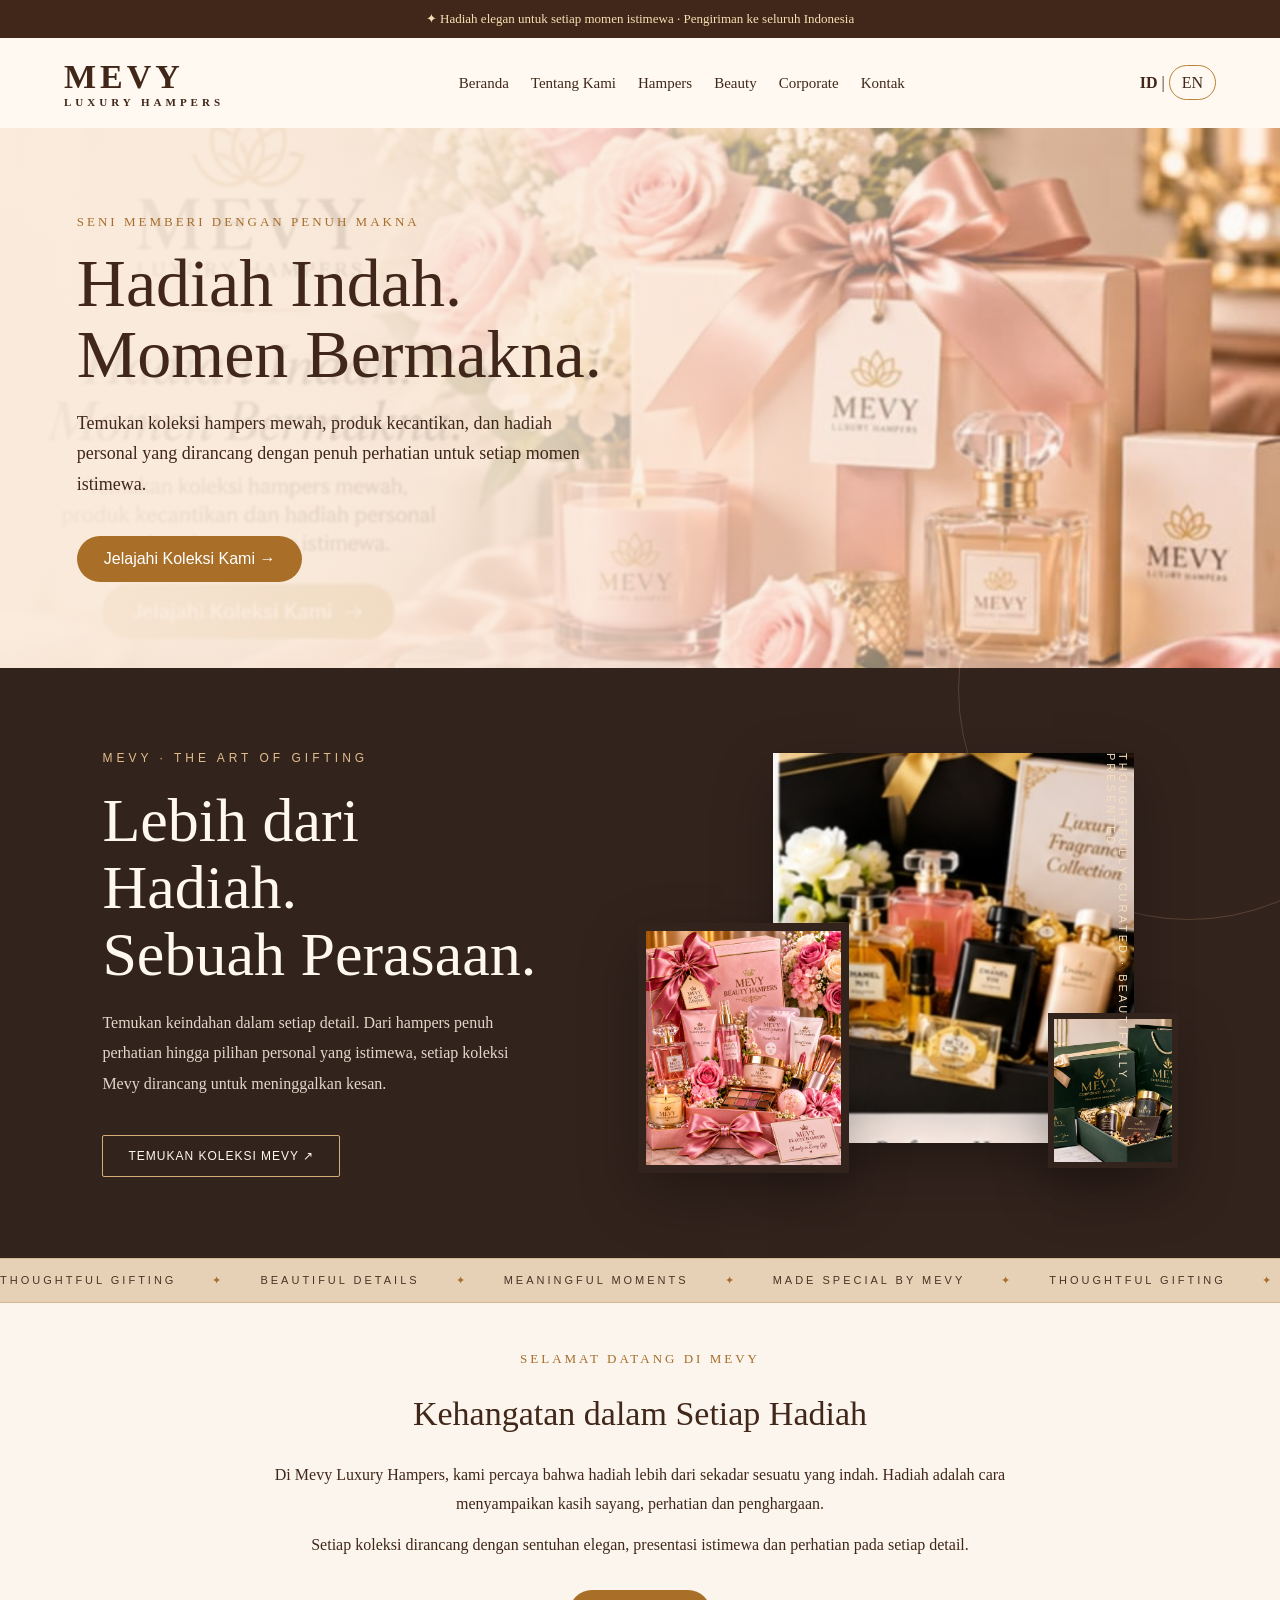
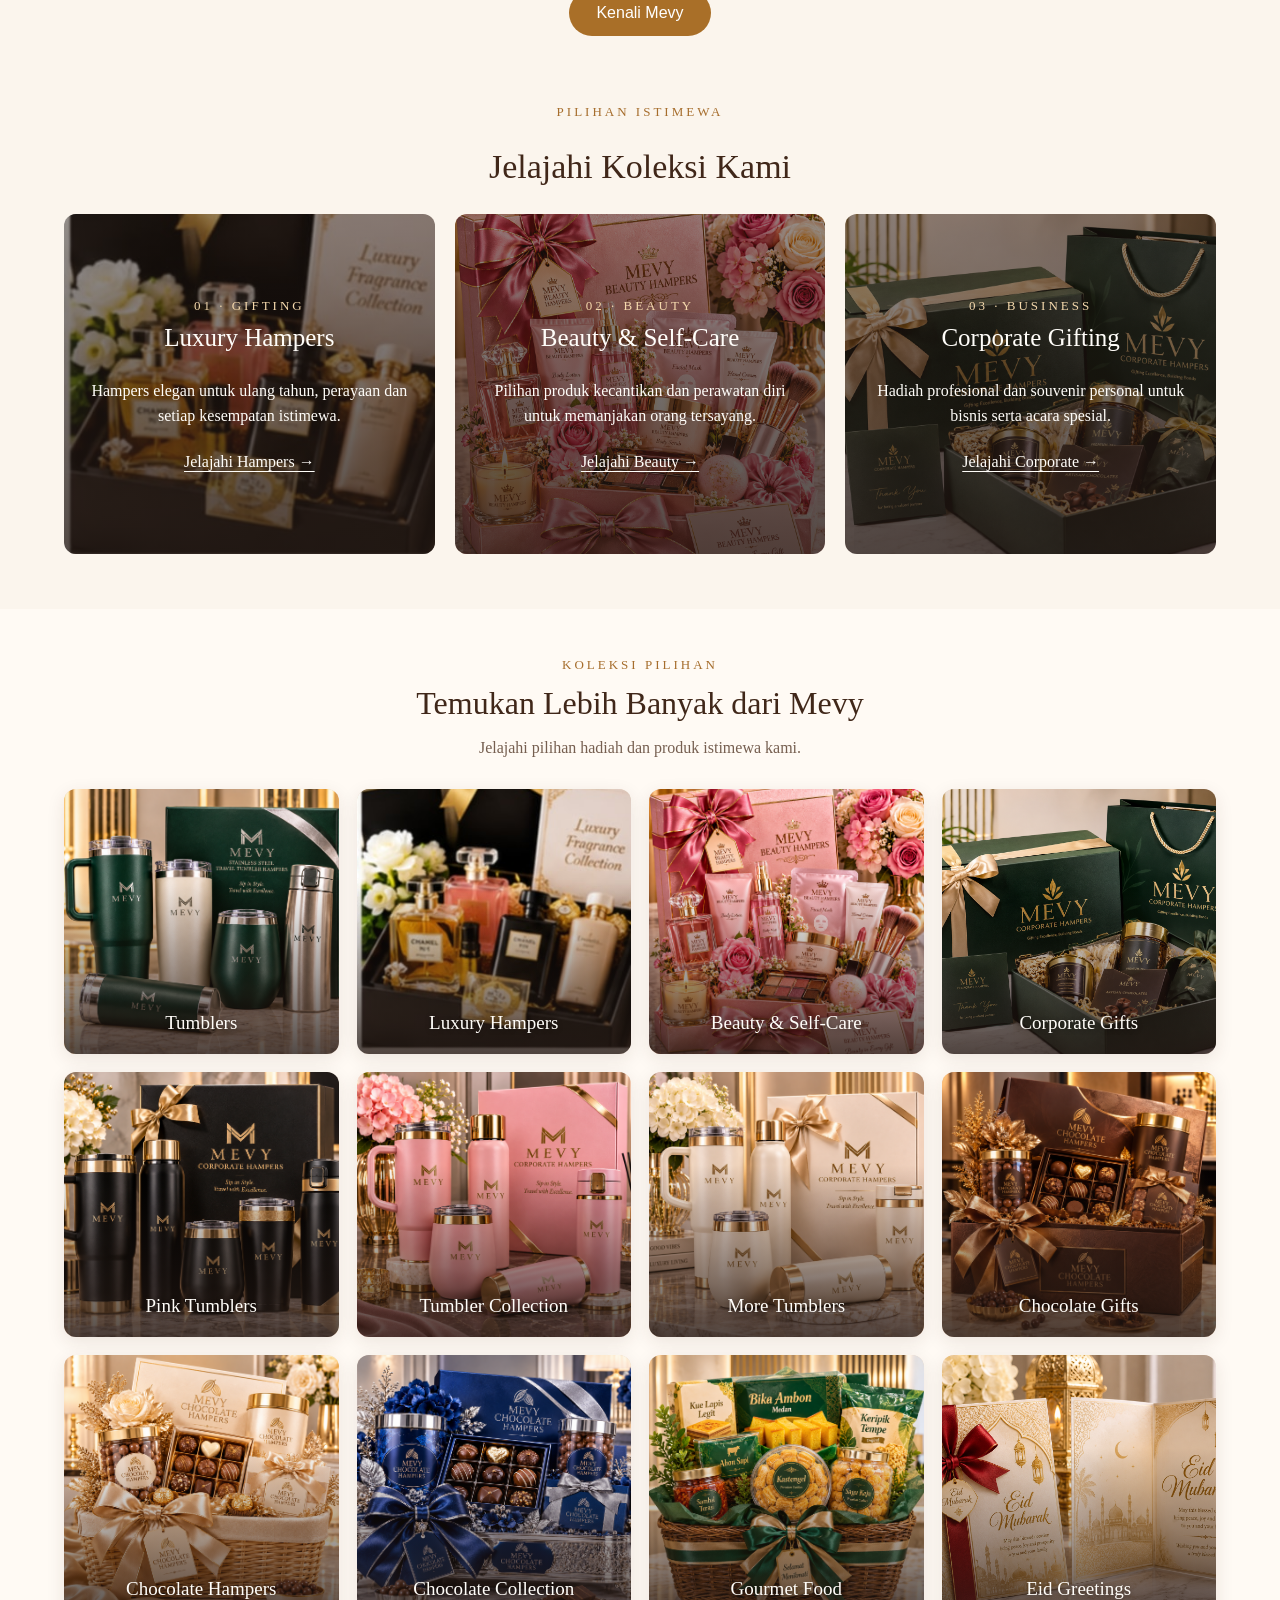
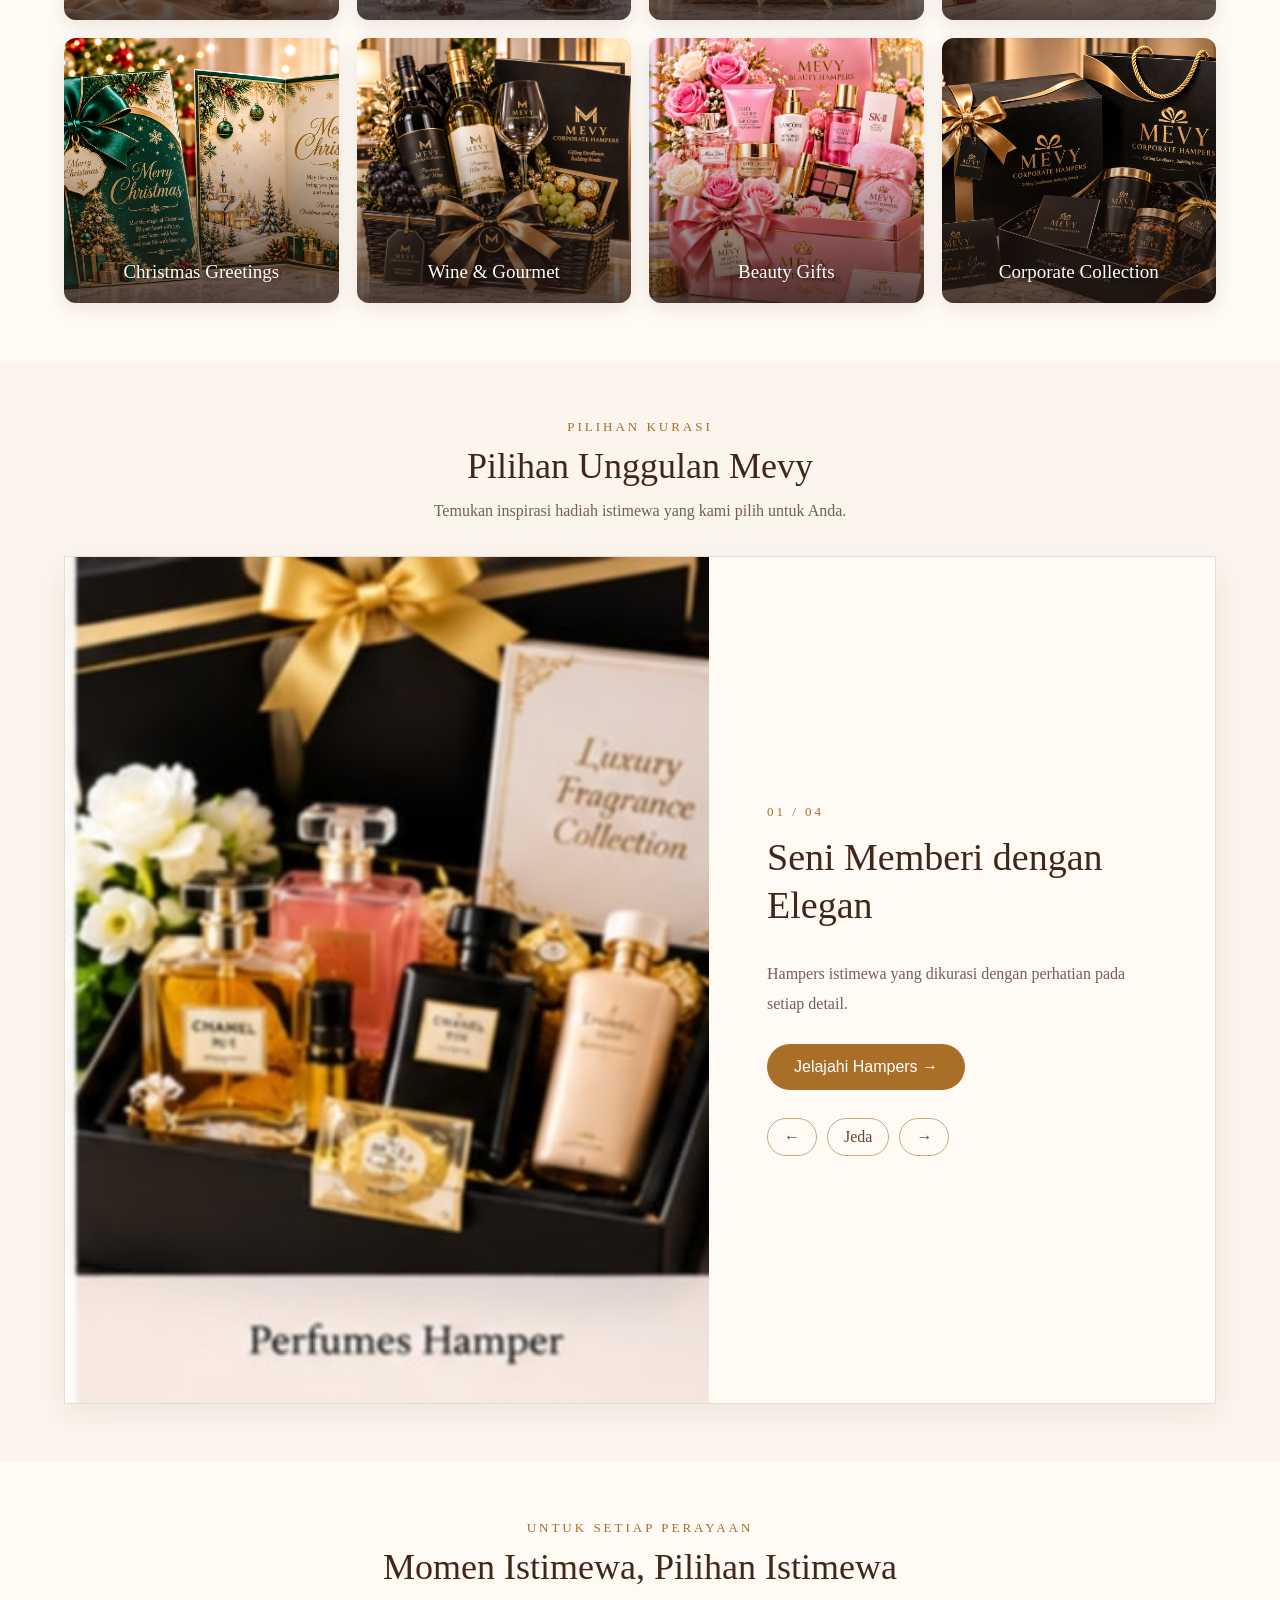
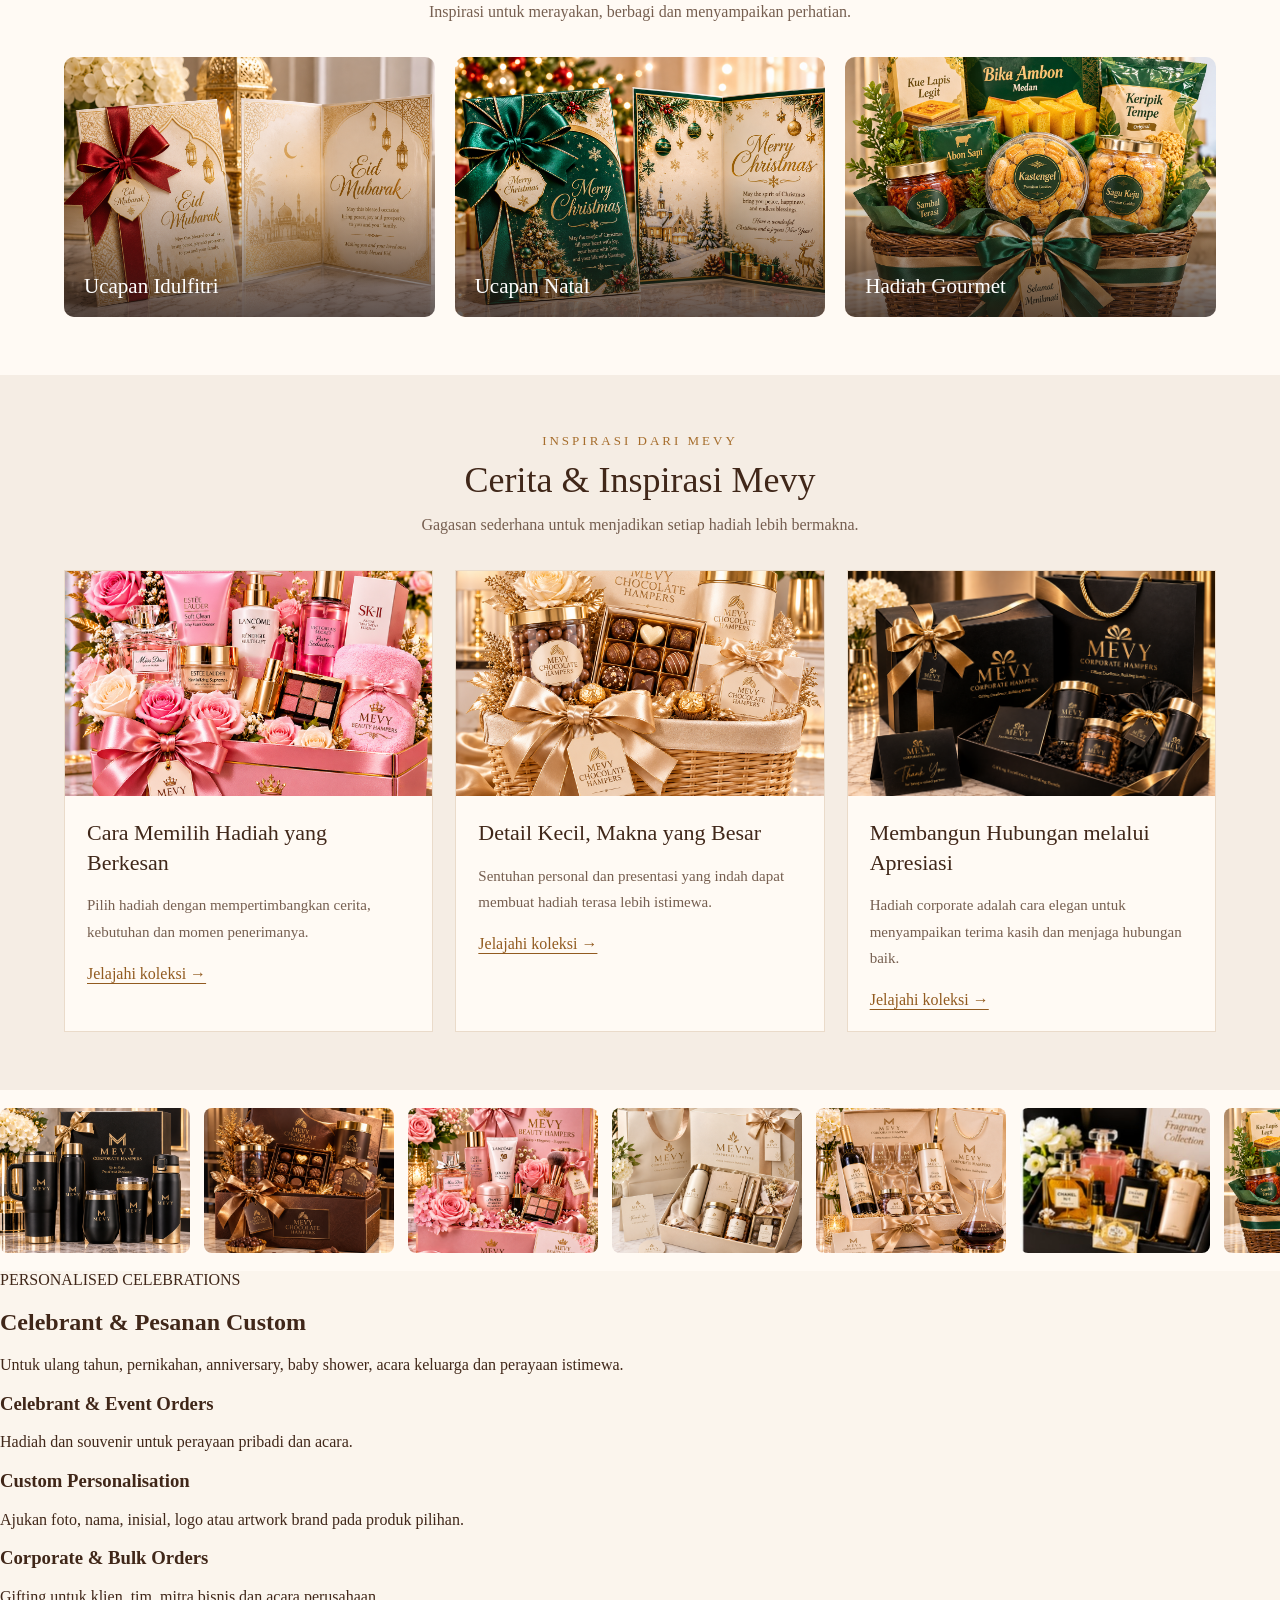
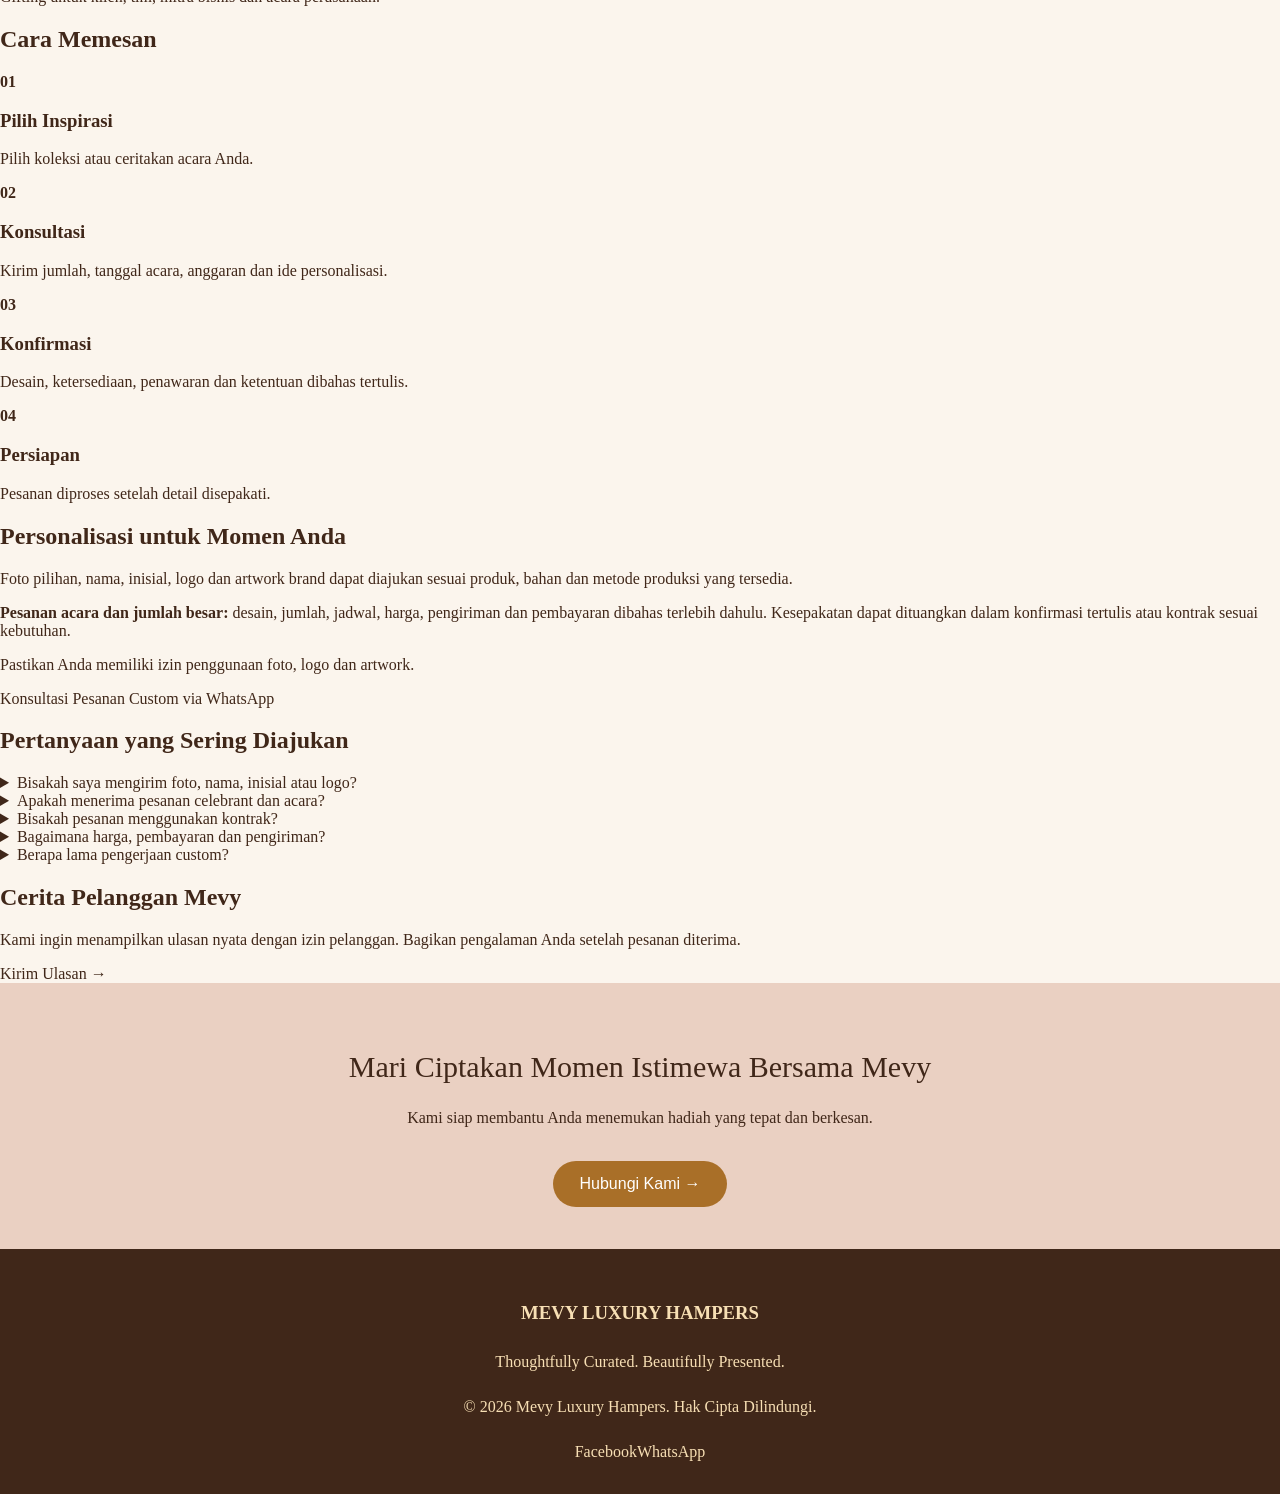
<file: index.html>
<!DOCTYPE html>
<html lang="id">
<head>
<meta charset="UTF-8">
<meta name="viewport" content="width=device-width, initial-scale=1.0">
<title>Mevy Luxury Hampers | Hadiah Indah, Momen Bermakna</title>
<meta name="description" content="Temukan hampers mewah, hadiah kecantikan dan koleksi hadiah personal dari Mevy Luxury Hampers.">

<style>
* { box-sizing: border-box; }

body {
  margin: 0;
  background: #fbf5ed;
  color: #402719;
  font-family: Georgia, serif;
}

a { color: inherit; text-decoration: none; }

.announcement {
  background: #402719;
  color: #f7dfb4;
  text-align: center;
  padding: 11px;
  font-size: 13px;
}

.main-nav {
  display: flex;
  align-items: center;
  justify-content: space-between;
  flex-wrap: wrap;
  gap: 18px;
  padding: 20px 5%;
  background: #fff9f1;
}

.brand {
  font-size: 34px;
  letter-spacing: 4px;
  font-weight: bold;
}

.brand small {
  display: block;
  font-size: 11px;
  letter-spacing: 4px;
  text-align: center;
}

.nav-links {
  display: flex;
  flex-wrap: wrap;
  gap: 22px;
  font-size: 15px;
}

.language a {
  padding: 8px 12px;
  border: 1px solid #b98239;
  border-radius: 20px;
}

.hero {
  position: relative;
  min-height: 540px;
  display: flex;
  align-items: center;
  padding: 65px 6%;
  overflow: hidden;
  background: #ead8c5;
}

.hero-image {
  position: absolute;
  inset: 0;
  width: 100%;
  height: 100%;
  object-fit: cover;
  object-position: center;
}

.hero::after {
  content: "";
  position: absolute;
  inset: 0;
  background: linear-gradient(
    90deg,
    rgba(250,235,220,.97) 0%,
    rgba(250,235,220,.82) 43%,
    rgba(250,235,220,.12) 100%
  );
}

.hero-content {
  position: relative;
  z-index: 1;
  max-width: 540px;
}

.eyebrow {
  color: #a66d2c;
  letter-spacing: 3px;
  font-size: 13px;
  text-transform: uppercase;
}

.hero h1 {
  font-size: clamp(42px, 6vw, 68px);
  line-height: 1.04;
  margin: 18px 0;
  font-weight: normal;
}

.hero p {
  font-size: 18px;
  line-height: 1.7;
}

.button {
  display: inline-block;
  margin-top: 18px;
  padding: 14px 27px;
  background: #a96f28;
  color: white;
  border-radius: 30px;
  font-family: Arial, sans-serif;
}

.welcome {
  text-align: center;
  padding: 48px 8%;
}

.welcome h2, .collections h2 {
  font-size: 34px;
  font-weight: normal;
}

.welcome p {
  max-width: 760px;
  margin: 12px auto;
  line-height: 1.8;
}

.collections {
  padding: 20px 5% 55px;
  text-align: center;
}

.collection-grid {
  display: grid;
  grid-template-columns: repeat(3, 1fr);
  gap: 20px;
  margin-top: 28px;
}

.collection-card {
  background: #f1dfd1;
  border: 1px solid #e3cbb6;
  border-radius: 12px;
  padding: 35px 22px;
  min-height: 180px;
  display: flex;
  flex-direction: column;
  justify-content: center;
}

.collection-card h3 {
  font-size: 25px;
  font-weight: normal;
  margin: 10px 0;
}

.collection-card p { line-height: 1.6; }

.collection-card a {
  color: #925b20;
  text-decoration: underline;
}

.contact-banner {
  text-align: center;
  padding: 42px 6%;
  background: #ead0c2;
}

.contact-banner h2 {
  font-size: 30px;
  font-weight: normal;
}

footer {
  background: #402719;
  color: #f7dfb4;
  text-align: center;
  padding: 28px 15px;
  line-height: 1.8;
}

@media (max-width: 750px) {
  .main-nav {
    justify-content: center;
    text-align: center;
  }

  .nav-links {
    justify-content: center;
    gap: 14px;
  }

  .hero {
    min-height: 480px;
    padding: 40px 7%;
  }

  .hero h1 { font-size: 43px; }

  .collection-grid { grid-template-columns: 1fr; }

  .welcome h2, .collections h2 { font-size: 28px; }
}

/* Photo backgrounds for the three homepage collection cards */
.collection-card {
  position: relative;
  isolation: isolate;
  overflow: hidden;
  min-height: 340px;
  padding: 38px 24px;
  color: #fffdf9;
  border: 0;
  background-size: cover;
  background-position: center;
  background-repeat: no-repeat;
}
.collection-card:nth-child(1) {
  background-image: url("images/premium-hamper.jpg");
}
.collection-card:nth-child(2) {
  background-image: url("images/Beauty1.jpg");
}
.collection-card:nth-child(3) {
  background-image: url("images/Corporate1.jpg");
}
.collection-card::before {
  content: "";
  position: absolute;
  inset: 0;
  z-index: -1;
  background: linear-gradient(180deg, rgba(35,24,19,.48), rgba(35,24,19,.78));
}
.collection-card .eyebrow,
.collection-card h3,
.collection-card p,
.collection-card a {
  position: relative;
  color: #fffdf9;
}
.collection-card .eyebrow { color: #f5d9ad; }
.collection-card a {
  display: inline-block;
  align-self: center;
  margin-top: 8px;
  text-decoration: underline;
  text-underline-offset: 4px;
}
@media (max-width: 750px) {
  .collection-card { min-height: 280px; }
}


/* Product photo preview directly below the homepage collection cards */
.product-preview {
  padding: 48px 5% 58px;
  text-align: center;
  background: #fffaf4;
}
.product-preview h2 {
  margin: 12px 0;
  font-size: 32px;
  font-weight: normal;
}
.preview-intro {
  margin: 0 auto 28px;
  line-height: 1.7;
  color: #765f50;
}
.preview-grid {
  display: grid;
  grid-template-columns: repeat(4, minmax(0, 1fr));
  gap: 18px;
  max-width: 1250px;
  margin: 0 auto;
}
.preview-card {
  position: relative;
  display: block;
  min-width: 0;
  height: 265px;
  overflow: hidden;
  border-radius: 12px;
  background: #ead8c5;
  box-shadow: 0 5px 18px rgba(64,39,25,.10);
}
.preview-card img {
  width: 100%;
  height: 100%;
  display: block;
  object-fit: cover;
  transition: transform .35s ease;
}
.preview-card:hover img { transform: scale(1.05); }
.preview-card::after {
  content: "";
  position: absolute;
  inset: 35% 0 0;
  background: linear-gradient(transparent, rgba(35,24,19,.78));
}
.preview-card span {
  position: absolute;
  z-index: 1;
  left: 12px;
  right: 12px;
  bottom: 20px;
  color: #fffdf9;
  font-size: 19px;
  text-shadow: 0 1px 5px rgba(0,0,0,.35);
}
@media (max-width: 850px) {
  .preview-grid { grid-template-columns: repeat(2, minmax(0, 1fr)); }
}
@media (max-width: 480px) {
  .product-preview { padding: 38px 5% 45px; }
  .product-preview h2 { font-size: 26px; }
  .preview-card { height: 210px; }
  .preview-card span { font-size: 16px; }
}


/* Balanced luxury homepage additions */
.section-heading{text-align:center;max-width:760px;margin:0 auto 30px;padding:0 15px}
.section-heading h2{font-size:clamp(27px,3vw,36px);font-weight:normal;margin:10px 0}
.section-heading p{color:#765f50;line-height:1.8;margin:0}
.featured-section,.seasonal-section,.journal-section{padding:58px 5%;background:#fbf5ed}
.featured-panel{display:grid;grid-template-columns:1.12fr .88fr;max-width:1180px;min-height:390px;margin:auto;background:#fffaf4;border:1px solid #eadbca;box-shadow:0 10px 30px rgba(64,39,25,.07);overflow:hidden}
.featured-image-wrap{min-height:390px;background:#ead8c5}
.featured-image-wrap img{width:100%;height:100%;min-height:390px;display:block;object-fit:cover;transition:opacity .35s ease}
.featured-copy{display:flex;flex-direction:column;justify-content:center;align-items:flex-start;padding:clamp(25px,5vw,58px)}
.featured-copy h3{font-size:clamp(27px,3vw,38px);font-weight:normal;line-height:1.25;margin:14px 0}
.featured-copy p{line-height:1.85;color:#765f50}
.featured-copy .button{margin-top:10px}
.featured-controls{display:flex;align-items:center;gap:10px;margin-top:28px}
.featured-controls button{border:1px solid #c9a77e;background:transparent;color:#65452d;border-radius:24px;padding:9px 16px;cursor:pointer;font:inherit}
.featured-controls button:hover{background:#efe1d1}
.seasonal-section{background:#fffaf4}
.seasonal-grid{display:grid;grid-template-columns:repeat(3,minmax(0,1fr));gap:20px;max-width:1180px;margin:auto}
.seasonal-card{height:260px;position:relative;overflow:hidden;border-radius:10px;background:#ead8c5}
.seasonal-card img{width:100%;height:100%;display:block;object-fit:cover;transition:transform .5s ease}
.seasonal-card:hover img{transform:scale(1.045)}
.seasonal-card:after{content:"";position:absolute;inset:45% 0 0;background:linear-gradient(transparent,rgba(35,24,19,.72))}
.seasonal-card span{position:absolute;z-index:1;left:20px;bottom:18px;color:white;font-size:21px}
.journal-section{background:#f5ede4}
.journal-grid{display:grid;grid-template-columns:repeat(3,minmax(0,1fr));gap:22px;max-width:1180px;margin:auto}
.journal-card{background:#fffaf4;border:1px solid #eadbca}
.journal-card img{width:100%;height:225px;display:block;object-fit:cover}
.journal-copy{padding:22px}
.journal-copy h3{font-size:22px;font-weight:normal;line-height:1.35;margin:0 0 10px}
.journal-copy p{color:#765f50;line-height:1.75;font-size:15px}
.journal-link{display:inline-block;color:#925b20;text-decoration:underline;text-underline-offset:4px;margin-top:5px}
.moving-gallery{overflow:hidden;padding:18px 0;background:#fffaf4}
.moving-track{display:flex;width:max-content;gap:14px;animation:mevy-gallery-scroll 42s linear infinite}
.moving-track img{width:190px;height:145px;object-fit:cover;border-radius:8px;display:block}
.moving-gallery:hover .moving-track,.moving-gallery:focus-within .moving-track{animation-play-state:paused}
@keyframes mevy-gallery-scroll{from{transform:translateX(0)}to{transform:translateX(-50%)}}
@media(max-width:800px){.featured-panel{grid-template-columns:1fr}.featured-image-wrap,.featured-image-wrap img{min-height:300px;height:300px}.featured-copy{padding:30px}.seasonal-grid,.journal-grid{grid-template-columns:1fr 1fr}.seasonal-card{height:220px}}
@media(max-width:520px){.featured-section,.seasonal-section,.journal-section{padding:42px 5%}.seasonal-grid,.journal-grid{grid-template-columns:1fr}.seasonal-card{height:240px}.journal-card img{height:210px}.moving-track img{width:155px;height:120px}}
@media(prefers-reduced-motion:reduce){.moving-track{animation:none}.seasonal-card img{transition:none}}


/* Upper homepage editorial motion showcase — distinct from the lower carousel */
.upper-showcase{position:relative;display:grid;grid-template-columns:.92fr 1.08fr;align-items:center;gap:clamp(30px,6vw,82px);min-height:590px;padding:78px 8%;overflow:hidden;background:#33231d;color:#fff8ef}
.upper-showcase:before{content:"";position:absolute;width:460px;height:460px;border:1px solid rgba(230,190,135,.2);border-radius:50%;right:-140px;top:-210px;pointer-events:none}
.upper-copy{position:relative;z-index:2;max-width:490px;animation:upper-copy-in .9s both}
.upper-kicker{color:#e2bd8b;font:12px/1.5 Arial,sans-serif;letter-spacing:4px;text-transform:uppercase}
.upper-copy h2{font-size:clamp(36px,5vw,62px);font-weight:normal;line-height:1.08;margin:20px 0}
.upper-copy p{color:#e4d6c9;line-height:1.9;font-size:16px;max-width:440px}
.upper-copy a{display:inline-block;margin-top:20px;padding:13px 25px;border:1px solid #d5ad77;border-radius:2px;color:#fff8ef;letter-spacing:1px;font:12px Arial,sans-serif;text-transform:uppercase;transition:background .3s,color .3s}
.upper-copy a:hover{background:#d5ad77;color:#33231d}
.upper-art{position:relative;min-height:420px;max-width:660px;width:100%;justify-self:end}
.upper-photo{position:absolute;display:block;overflow:hidden;box-shadow:0 22px 55px rgba(0,0,0,.3);background:#6b5140}
.upper-photo img{display:block;width:100%;height:100%;object-fit:cover}
.upper-photo-main{width:67%;height:390px;right:8%;top:0;animation:upper-main-drift 8s ease-in-out infinite alternate}
.upper-photo-side{width:39%;height:250px;left:0;bottom:0;border:8px solid #33231d;animation:upper-side-drift 7s ease-in-out infinite alternate}
.upper-photo-detail{width:24%;height:155px;right:0;bottom:5px;border:6px solid #33231d;animation:upper-detail-float 6s ease-in-out infinite}
.upper-caption{position:absolute;right:9%;bottom:25px;z-index:2;color:#f5dfc1;font:11px Arial,sans-serif;letter-spacing:3px;text-transform:uppercase;writing-mode:vertical-rl}
.upper-marquee{overflow:hidden;padding:15px 0;background:#e7d1b6;color:#493326;border-top:1px solid #d3b894;border-bottom:1px solid #d3b894}
.upper-marquee-track{display:flex;width:max-content;gap:36px;white-space:nowrap;animation:upper-marquee-run 32s linear infinite;font:11px Arial,sans-serif;letter-spacing:3px;text-transform:uppercase}
.upper-marquee-track span:after{content:"✦";margin-left:36px;color:#a66d2c}
@keyframes upper-copy-in{from{opacity:0;transform:translateY(28px)}to{opacity:1;transform:translateY(0)}}
@keyframes upper-main-drift{from{transform:translateY(0) rotate(1deg)}to{transform:translateY(-14px) rotate(-1deg)}}
@keyframes upper-side-drift{from{transform:translateY(0)}to{transform:translateY(12px)}}
@keyframes upper-detail-float{0%,100%{transform:translateY(0)}50%{transform:translateY(-13px)}}
@keyframes upper-marquee-run{from{transform:translateX(0)}to{transform:translateX(-50%)}}
@media(max-width:800px){.upper-showcase{grid-template-columns:1fr;gap:25px;padding:55px 7%}.upper-copy{max-width:650px}.upper-art{justify-self:center;min-height:360px}.upper-photo-main{height:320px}.upper-photo-side{height:205px}.upper-photo-detail{height:125px}.upper-caption{right:7%;bottom:20px}}
@media(max-width:480px){.upper-showcase{padding:44px 6% 35px}.upper-copy h2{font-size:39px}.upper-art{min-height:285px}.upper-photo-main{height:245px;width:70%;right:7%}.upper-photo-side{height:160px;width:43%;border-width:6px}.upper-photo-detail{height:95px;width:25%;border-width:5px}.upper-caption{font-size:9px;right:5%}.upper-marquee-track{font-size:10px;gap:25px}.upper-marquee-track span:after{margin-left:25px}}
@media(prefers-reduced-motion:reduce){.upper-copy,.upper-photo-main,.upper-photo-side,.upper-photo-detail,.upper-marquee-track{animation:none!important}}

</style>
</head>

<body>

<div class="announcement">
  ✦ Hadiah elegan untuk setiap momen istimewa · Pengiriman ke seluruh Indonesia
</div>

<header class="main-nav">
  <a href="index.html" class="brand">
    MEVY
    <small>LUXURY HAMPERS</small>
  </a>

  <nav class="nav-links">
    <a href="index.html">Beranda</a>
    <a href="about.html">Tentang Kami</a>
    <a href="hampers.html">Hampers</a>
    <a href="beauty.html">Beauty</a>
    <a href="corporate.html">Corporate</a>
    <a href="contact.html">Kontak</a>
  </nav>

  <div class="language">
    <strong>ID</strong> |
    <a href="en/index.html">EN</a>
  </div>
</header>

<main>
  <section class="hero">
    <img
      class="hero-image"
      src="images/hero-hamper.jpg"
      alt="Mevy Luxury Hampers"
    >

    <div class="hero-content">
      <div class="eyebrow">Seni Memberi dengan Penuh Makna</div>
      <h1>Hadiah Indah.<br>Momen Bermakna.</h1>
      <p>
        Temukan koleksi hampers mewah, produk kecantikan,
        dan hadiah personal yang dirancang dengan penuh
        perhatian untuk setiap momen istimewa.
      </p>
      <a href="hampers.html" class="button">Jelajahi Koleksi Kami →</a>
    </div>
  </section>


  <section class="upper-showcase" aria-label="Koleksi istimewa Mevy">
    <div class="upper-copy">
      <div class="upper-kicker">Mevy · The Art of Gifting</div>
      <h2>Lebih dari Hadiah.<br>Sebuah Perasaan.</h2>
      <p>Temukan keindahan dalam setiap detail. Dari hampers penuh perhatian hingga pilihan personal yang istimewa, setiap koleksi Mevy dirancang untuk meninggalkan kesan.</p>
      <a href="hampers.html">Temukan Koleksi Mevy ↗</a>
    </div>
    <div class="upper-art" aria-label="Pilihan hampers, beauty dan corporate Mevy">
      <div class="upper-photo upper-photo-main"><img src="images/premium-hamper.jpg" alt="Hampers mewah Mevy"></div>
      <div class="upper-photo upper-photo-side"><img src="images/Beauty1.jpg" alt="Koleksi beauty Mevy"></div>
      <div class="upper-photo upper-photo-detail"><img src="images/Corporate1.jpg" alt="Hadiah corporate Mevy"></div>
      <div class="upper-caption">Thoughtfully curated · Beautifully presented</div>
    </div>
  </section>
  <div class="upper-marquee" aria-hidden="true"><div class="upper-marquee-track"><span>Thoughtful gifting</span><span>Beautiful details</span><span>Meaningful moments</span><span>Made special by Mevy</span><span>Thoughtful gifting</span><span>Beautiful details</span><span>Meaningful moments</span><span>Made special by Mevy</span></div></div>

  <section class="welcome">
    <div class="eyebrow">Selamat Datang di Mevy</div>
    <h2>Kehangatan dalam Setiap Hadiah</h2>
    <p>
      Di Mevy Luxury Hampers, kami percaya bahwa hadiah lebih
      dari sekadar sesuatu yang indah. Hadiah adalah cara
      menyampaikan kasih sayang, perhatian dan penghargaan.
    </p>
    <p>
      Setiap koleksi dirancang dengan sentuhan elegan,
      presentasi istimewa dan perhatian pada setiap detail.
    </p>
    <a href="about.html" class="button">Kenali Mevy</a>
  </section>

  <section class="collections">
    <div class="eyebrow">Pilihan Istimewa</div>
    <h2>Jelajahi Koleksi Kami</h2>

    <div class="collection-grid">
      <div class="collection-card">
        <div class="eyebrow">01 · Gifting</div>
        <h3>Luxury Hampers</h3>
        <p>Hampers elegan untuk ulang tahun, perayaan dan setiap kesempatan istimewa.</p>
        <a href="hampers.html">Jelajahi Hampers →</a>
      </div>

      <div class="collection-card">
        <div class="eyebrow">02 · Beauty</div>
        <h3>Beauty & Self-Care</h3>
        <p>Pilihan produk kecantikan dan perawatan diri untuk memanjakan orang tersayang.</p>
        <a href="beauty.html">Jelajahi Beauty →</a>
      </div>

      <div class="collection-card">
        <div class="eyebrow">03 · Business</div>
        <h3>Corporate Gifting</h3>
        <p>Hadiah profesional dan souvenir personal untuk bisnis serta acara spesial.</p>
        <a href="corporate.html">Jelajahi Corporate →</a>
      </div>
    </div>
  </section>

  <section class="product-preview">
    <div class="eyebrow">Koleksi Pilihan</div>
    <h2>Temukan Lebih Banyak dari Mevy</h2>
    <p class="preview-intro">Jelajahi pilihan hadiah dan produk istimewa kami.</p>
    <div class="preview-grid">
      <a class="preview-card" href="hampers.html">
        <img src="images/Tumbler1.jpg" alt="Koleksi tumbler Mevy">
        <span>Tumblers</span>
      </a>
      <a class="preview-card" href="hampers.html">
        <img src="images/premium-hamper.jpg" alt="Hampers mewah Mevy">
        <span>Luxury Hampers</span>
      </a>
      <a class="preview-card" href="beauty.html">
        <img src="images/Beauty1.jpg" alt="Produk kecantikan Mevy">
        <span>Beauty &amp; Self-Care</span>
      </a>
      <a class="preview-card" href="corporate.html">
        <img src="images/Corporate1.jpg" alt="Hadiah corporate Mevy">
        <span>Corporate Gifts</span>
      </a>
      <a class="preview-card" href="hampers.html">
        <img src="images/Tumbler2.jpg" alt="Pink Mevy tumblers">
        <span>Pink Tumblers</span>
      </a>
      <a class="preview-card" href="hampers.html">
        <img src="images/Tumbler3.jpg" alt="Mevy tumbler collection">
        <span>Tumbler Collection</span>
      </a>
      <a class="preview-card" href="hampers.html">
        <img src="images/Tumbler4.jpg" alt="Mevy tumbler designs">
        <span>More Tumblers</span>
      </a>
      <a class="preview-card" href="hampers.html">
        <img src="images/Chocolate1.jpg" alt="Mevy chocolate gift selection">
        <span>Chocolate Gifts</span>
      </a>
      <a class="preview-card" href="hampers.html">
        <img src="images/Chocolate2.jpg" alt="Mevy chocolate hamper">
        <span>Chocolate Hampers</span>
      </a>
      <a class="preview-card" href="hampers.html">
        <img src="images/Chocolate3.jpg" alt="Mevy chocolate products">
        <span>Chocolate Collection</span>
      </a>
      <a class="preview-card" href="hampers.html">
        <img src="images/Food1.jpg" alt="Mevy gourmet food gifts">
        <span>Gourmet Food</span>
      </a>
      <a class="preview-card" href="hampers.html">
        <img src="images/mevy-promotion.jpg" alt="Mevy Eid greeting card">
        <span>Eid Greetings</span>
      </a>
      <a class="preview-card" href="hampers.html">
        <img src="images/gift-promotion.jpg" alt="Mevy Christmas greeting card">
        <span>Christmas Greetings</span>
      </a>
      <a class="preview-card" href="hampers.html">
        <img src="images/Wine1.jpg" alt="Mevy wine gift collection">
        <span>Wine & Gourmet</span>
      </a>
      <a class="preview-card" href="beauty.html">
        <img src="images/Beauty2.jpg" alt="Mevy beauty gift selection">
        <span>Beauty Gifts</span>
      </a>
      <a class="preview-card" href="corporate.html">
        <img src="images/Corporate2.jpg" alt="Mevy corporate gift collection">
        <span>Corporate Collection</span>
      </a>
    </div>
  </section>


  <section class="featured-section" aria-label="Pilihan Unggulan Mevy">
    <div class="section-heading">
      <div class="eyebrow">Pilihan Kurasi</div>
      <h2>Pilihan Unggulan Mevy</h2>
      <p>Temukan inspirasi hadiah istimewa yang kami pilih untuk Anda.</p>
    </div>
    <div class="featured-panel">
      <div class="featured-image-wrap"><img id="featured-image" src="images/premium-hamper.jpg" alt="Seni Memberi dengan Elegan"></div>
      <div class="featured-copy">
        <div class="eyebrow" id="featured-count">01 / 04</div>
        <h3 id="featured-heading">Seni Memberi dengan Elegan</h3>
        <p id="featured-description">Hampers istimewa yang dikurasi dengan perhatian pada setiap detail.</p>
        <a id="featured-link" class="button" href="hampers.html">Jelajahi Hampers →</a>
        <div class="featured-controls">
          <button type="button" id="featured-prev" aria-label="Sebelumnya">←</button>
          <button type="button" id="featured-pause" aria-label="Jeda rotasi">Jeda</button>
          <button type="button" id="featured-next" aria-label="Berikutnya">→</button>
        </div>
      </div>
    </div>
  </section>
  <section class="seasonal-section">
    <div class="section-heading">
      <div class="eyebrow">Untuk Setiap Perayaan</div>
      <h2>Momen Istimewa, Pilihan Istimewa</h2><p>Inspirasi untuk merayakan, berbagi dan menyampaikan perhatian.</p>
    </div>
    <div class="seasonal-grid">
      <a class="seasonal-card" href="hampers.html"><img src="images/mevy-promotion.jpg" alt="Kartu ucapan Idulfitri Mevy"><span>Ucapan Idulfitri</span></a>
      <a class="seasonal-card" href="hampers.html"><img src="images/gift-promotion.jpg" alt="Kartu ucapan Natal Mevy"><span>Ucapan Natal</span></a>
      <a class="seasonal-card" href="hampers.html"><img src="images/Food1.jpg" alt="Pilihan hadiah gourmet"><span>Hadiah Gourmet</span></a>
    </div>
  </section>
  <section class="journal-section">
    <div class="section-heading">
      <div class="eyebrow">Inspirasi dari Mevy</div>
      <h2>Cerita & Inspirasi Mevy</h2><p>Gagasan sederhana untuk menjadikan setiap hadiah lebih bermakna.</p>
    </div>
    <div class="journal-grid">
      <article class="journal-card"><a href="hampers.html"><img src="images/Beauty2.jpg" alt="Cara Memilih Hadiah yang Berkesan"></a><div class="journal-copy"><h3>Cara Memilih Hadiah yang Berkesan</h3><p>Pilih hadiah dengan mempertimbangkan cerita, kebutuhan dan momen penerimanya.</p><a class="journal-link" href="hampers.html">Jelajahi koleksi →</a></div></article>
      <article class="journal-card"><a href="hampers.html"><img src="images/Chocolate2.jpg" alt="Detail Kecil, Makna yang Besar"></a><div class="journal-copy"><h3>Detail Kecil, Makna yang Besar</h3><p>Sentuhan personal dan presentasi yang indah dapat membuat hadiah terasa lebih istimewa.</p><a class="journal-link" href="hampers.html">Jelajahi koleksi →</a></div></article>
      <article class="journal-card"><a href="corporate.html"><img src="images/Corporate2.jpg" alt="Membangun Hubungan melalui Apresiasi"></a><div class="journal-copy"><h3>Membangun Hubungan melalui Apresiasi</h3><p>Hadiah corporate adalah cara elegan untuk menyampaikan terima kasih dan menjaga hubungan baik.</p><a class="journal-link" href="corporate.html">Jelajahi koleksi →</a></div></article>
    </div>
  </section>
  <section class="moving-gallery" aria-label="Pilihan produk Mevy">
    <div class="moving-track">
      <img src="images/Tumbler2.jpg" alt="Pilihan produk Mevy 1">
      <img src="images/Chocolate1.jpg" alt="Pilihan produk Mevy 2">
      <img src="images/Beauty3.jpg" alt="Pilihan produk Mevy 3">
      <img src="images/Corporate3.jpg" alt="Pilihan produk Mevy 4">
      <img src="images/Wine2.jpg" alt="Pilihan produk Mevy 5">
      <img src="images/premium-hamper.jpg" alt="Pilihan produk Mevy 6">
      <img src="images/Food1.jpg" alt="Pilihan produk Mevy 7">
      <img src="images/Tumbler5.jpg" alt="Pilihan produk Mevy 8">
      <img src="images/Tumbler2.jpg" alt="" aria-hidden="true">
      <img src="images/Chocolate1.jpg" alt="" aria-hidden="true">
      <img src="images/Beauty3.jpg" alt="" aria-hidden="true">
      <img src="images/Corporate3.jpg" alt="" aria-hidden="true">
      <img src="images/Wine2.jpg" alt="" aria-hidden="true">
      <img src="images/premium-hamper.jpg" alt="" aria-hidden="true">
      <img src="images/Food1.jpg" alt="" aria-hidden="true">
      <img src="images/Tumbler5.jpg" alt="" aria-hidden="true">
    </div>
  </section>

  <section class="service-section"><div class="service-heading"><span class="service-kicker">PERSONALISED CELEBRATIONS</span><h2>Celebrant & Pesanan Custom</h2><p>Untuk ulang tahun, pernikahan, anniversary, baby shower, acara keluarga dan perayaan istimewa.</p></div><div class="service-grid"><article class="service-card"><h3>Celebrant & Event Orders</h3><p>Hadiah dan souvenir untuk perayaan pribadi dan acara.</p></article><article class="service-card"><h3>Custom Personalisation</h3><p>Ajukan foto, nama, inisial, logo atau artwork brand pada produk pilihan.</p></article><article class="service-card"><h3>Corporate & Bulk Orders</h3><p>Gifting untuk klien, tim, mitra bisnis dan acara perusahaan.</p></article></div></section>
<section class="service-section service-steps"><div class="service-heading"><h2>Cara Memesan</h2></div><div class="step-grid"><div><b>01</b><h3>Pilih Inspirasi</h3><p>Pilih koleksi atau ceritakan acara Anda.</p></div><div><b>02</b><h3>Konsultasi</h3><p>Kirim jumlah, tanggal acara, anggaran dan ide personalisasi.</p></div><div><b>03</b><h3>Konfirmasi</h3><p>Desain, ketersediaan, penawaran dan ketentuan dibahas tertulis.</p></div><div><b>04</b><h3>Persiapan</h3><p>Pesanan diproses setelah detail disepakati.</p></div></div></section>
<section class="service-section custom-commission"><div class="service-heading"><h2>Personalisasi untuk Momen Anda</h2><p>Foto pilihan, nama, inisial, logo dan artwork brand dapat diajukan sesuai produk, bahan dan metode produksi yang tersedia.</p></div><div class="commission-note"><p><strong>Pesanan acara dan jumlah besar:</strong> desain, jumlah, jadwal, harga, pengiriman dan pembayaran dibahas terlebih dahulu. Kesepakatan dapat dituangkan dalam konfirmasi tertulis atau kontrak sesuai kebutuhan.</p><p>Pastikan Anda memiliki izin penggunaan foto, logo dan artwork.</p><a class="service-button" href="https://wa.me/6289673642072?text=Halo%20Mevy%2C%20saya%20ingin%20membahas%20pesanan%20celebrant%20atau%20custom.">Konsultasi Pesanan Custom via WhatsApp</a></div></section>
<section class="service-section service-faq"><div class="service-heading"><h2>Pertanyaan yang Sering Diajukan</h2></div><details><summary>Bisakah saya mengirim foto, nama, inisial atau logo?</summary><p>Ya, dapat diajukan. Kelayakan bergantung pada produk, bahan, metode produksi dan kualitas file.</p></details><details><summary>Apakah menerima pesanan celebrant dan acara?</summary><p>Hubungi Mevy dengan jenis acara, tanggal, jumlah dan ide hadiah untuk membahas pilihan serta jadwal.</p></details><details><summary>Bisakah pesanan menggunakan kontrak?</summary><p>Untuk pesanan acara, corporate atau jumlah besar, ruang lingkup dan ketentuan dapat dibahas dalam penawaran, konfirmasi tertulis atau kontrak sesuai kesepakatan.</p></details><details><summary>Bagaimana harga, pembayaran dan pengiriman?</summary><p>Harga akhir, metode pembayaran, biaya dan jadwal pengiriman dikonfirmasi dalam penawaran sesuai produk dan tujuan.</p></details><details><summary>Berapa lama pengerjaan custom?</summary><p>Waktu bergantung pada jumlah, personalisasi, bahan dan ketersediaan. Sampaikan tanggal acara sejak awal.</p></details></section>
<section class="service-section review-invite"><h2>Cerita Pelanggan Mevy</h2><p>Kami ingin menampilkan ulasan nyata dengan izin pelanggan. Bagikan pengalaman Anda setelah pesanan diterima.</p><a class="service-link" href="https://wa.me/6289673642072?text=Halo%20Mevy%2C%20saya%20ingin%20membagikan%20ulasan.">Kirim Ulasan →</a></section><section class="contact-banner">
    <h2>Mari Ciptakan Momen Istimewa Bersama Mevy</h2>
    <p>Kami siap membantu Anda menemukan hadiah yang tepat dan berkesan.</p>
    <a href="contact.html" class="button">Hubungi Kami →</a>
  </section>
</main>

<footer>
  <h3>MEVY LUXURY HAMPERS</h3>
  <p>Thoughtfully Curated. Beautifully Presented.</p>
  <p>© 2026 Mevy Luxury Hampers. Hak Cipta Dilindungi.</p>

<div class="mevy-social-links"><a href="https://www.facebook.com/profile.php?id=61591254103825" target="_blank" rel="noopener noreferrer" aria-label="Visit Mevy Luxury Hampers on Facebook">Facebook</a><a href="https://wa.me/6289673642072" target="_blank" rel="noopener noreferrer" aria-label="Contact Mevy Luxury Hampers on WhatsApp">WhatsApp</a></div>
</footer>


<script>
(function(){
  const slides=[["premium-hamper.jpg","Seni Memberi dengan Elegan","Hampers istimewa yang dikurasi dengan perhatian pada setiap detail.","Jelajahi Hampers","hampers.html"],["Beauty1.jpg","Sentuhan Perawatan yang Berarti","Pilihan beauty dan self-care untuk menghadirkan momen memanjakan.","Jelajahi Beauty","beauty.html"],["Corporate1.jpg","Apresiasi dalam Setiap Detail","Hadiah corporate yang dirancang untuk meninggalkan kesan profesional.","Jelajahi Corporate","corporate.html"],["Tumbler2.jpg","Hadiah Personal, Lebih Berkesan","Temukan pilihan tumbler dan hadiah personal untuk momen spesial.","Lihat Koleksi","hampers.html"]];
  const image=document.getElementById("featured-image");
  if(!image)return;
  const heading=document.getElementById("featured-heading");
  const description=document.getElementById("featured-description");
  const link=document.getElementById("featured-link");
  const count=document.getElementById("featured-count");
  const pause=document.getElementById("featured-pause");
  let current=0;
  let timer=null;
  let paused=false;
  function show(index){
    current=(index+slides.length)%slides.length;
    const s=slides[current];
    image.style.opacity="0";
    window.setTimeout(function(){
      image.src="images/"+s[0];
      image.alt=s[1];
      heading.textContent=s[1];
      description.textContent=s[2];
      link.textContent=s[3]+" →";
      link.href=s[4];
      count.textContent=String(current+1).padStart(2,"0")+" / "+String(slides.length).padStart(2,"0");
      image.style.opacity="1";
    },180);
  }
  function start(){if(timer)window.clearInterval(timer);if(!paused)timer=window.setInterval(function(){show(current+1)},7000)}
  document.getElementById("featured-prev").addEventListener("click",function(){show(current-1);start()});
  document.getElementById("featured-next").addEventListener("click",function(){show(current+1);start()});
  pause.addEventListener("click",function(){
    paused=!paused;
    pause.textContent=paused?"Lanjutkan":"Jeda";
    if(paused){if(timer)window.clearInterval(timer);timer=null}else start();
  });
  start();
})();
</script>

</body>
</html>
</file>
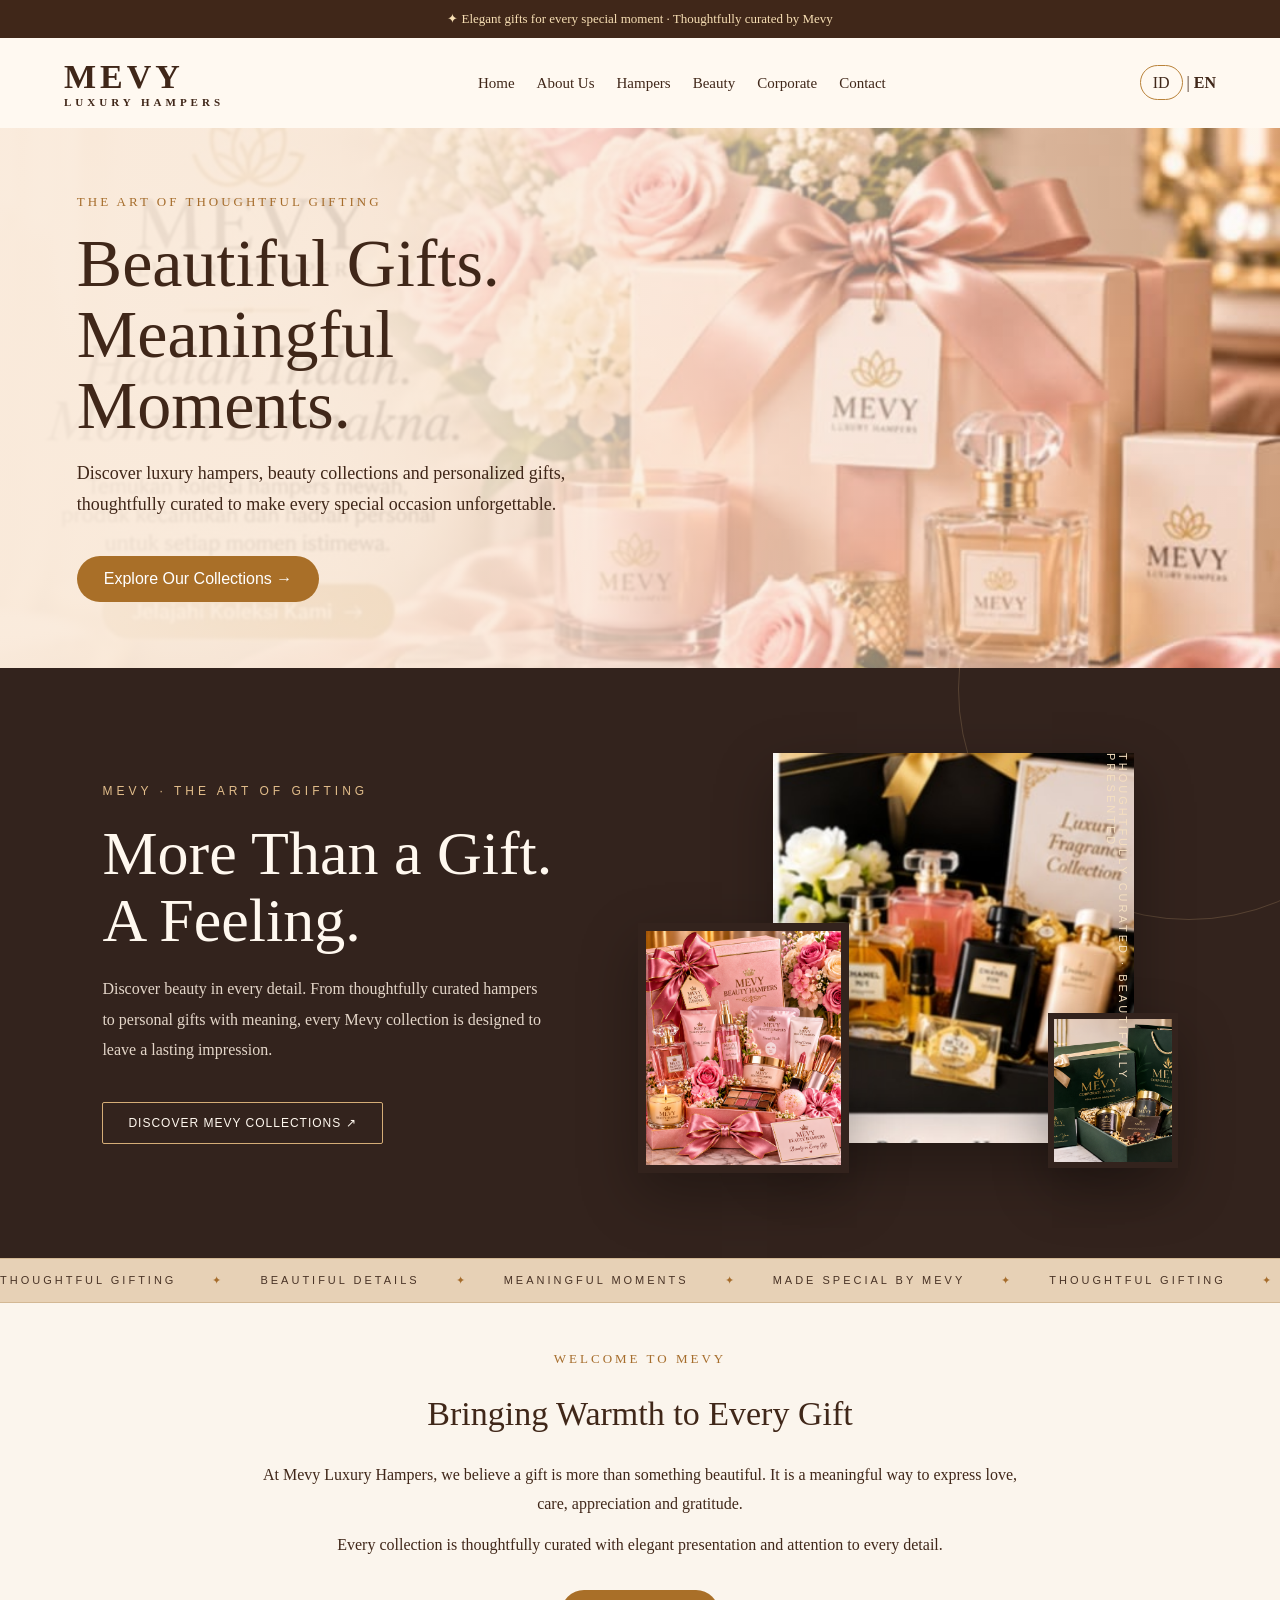
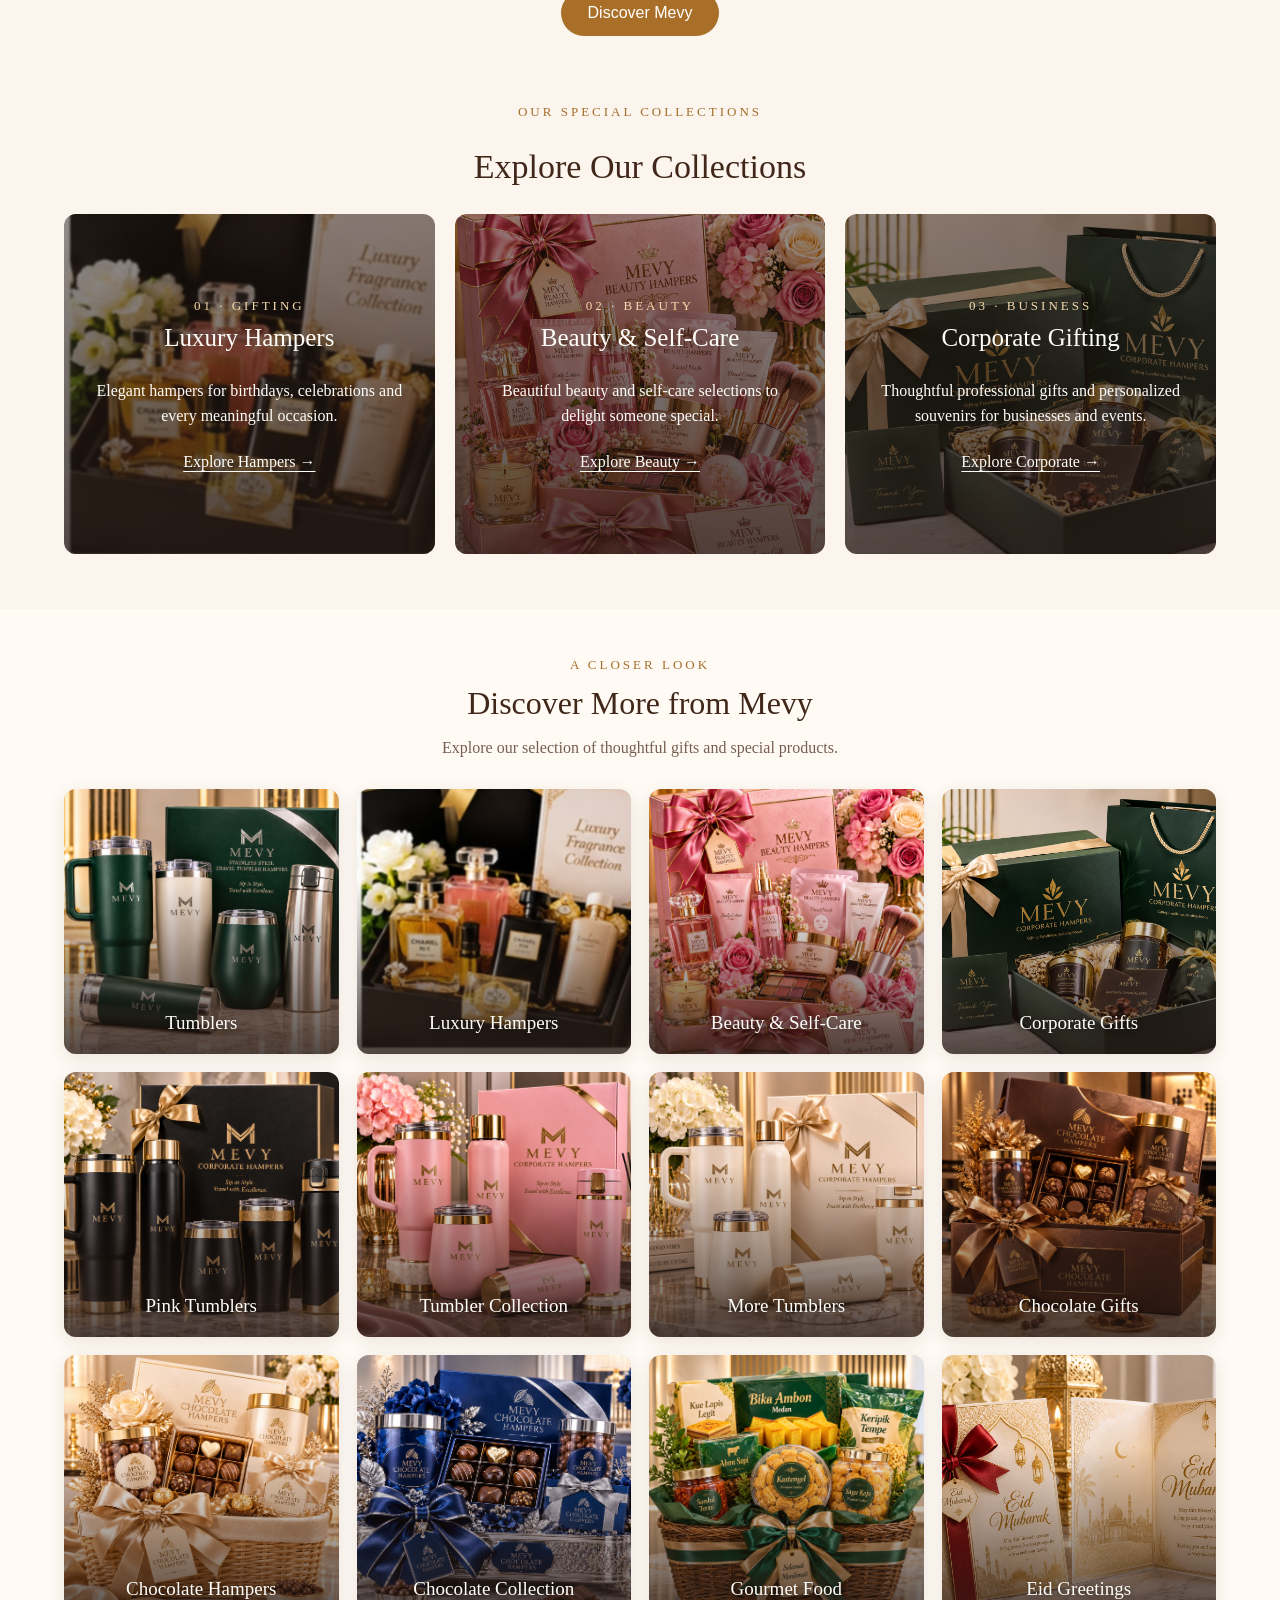
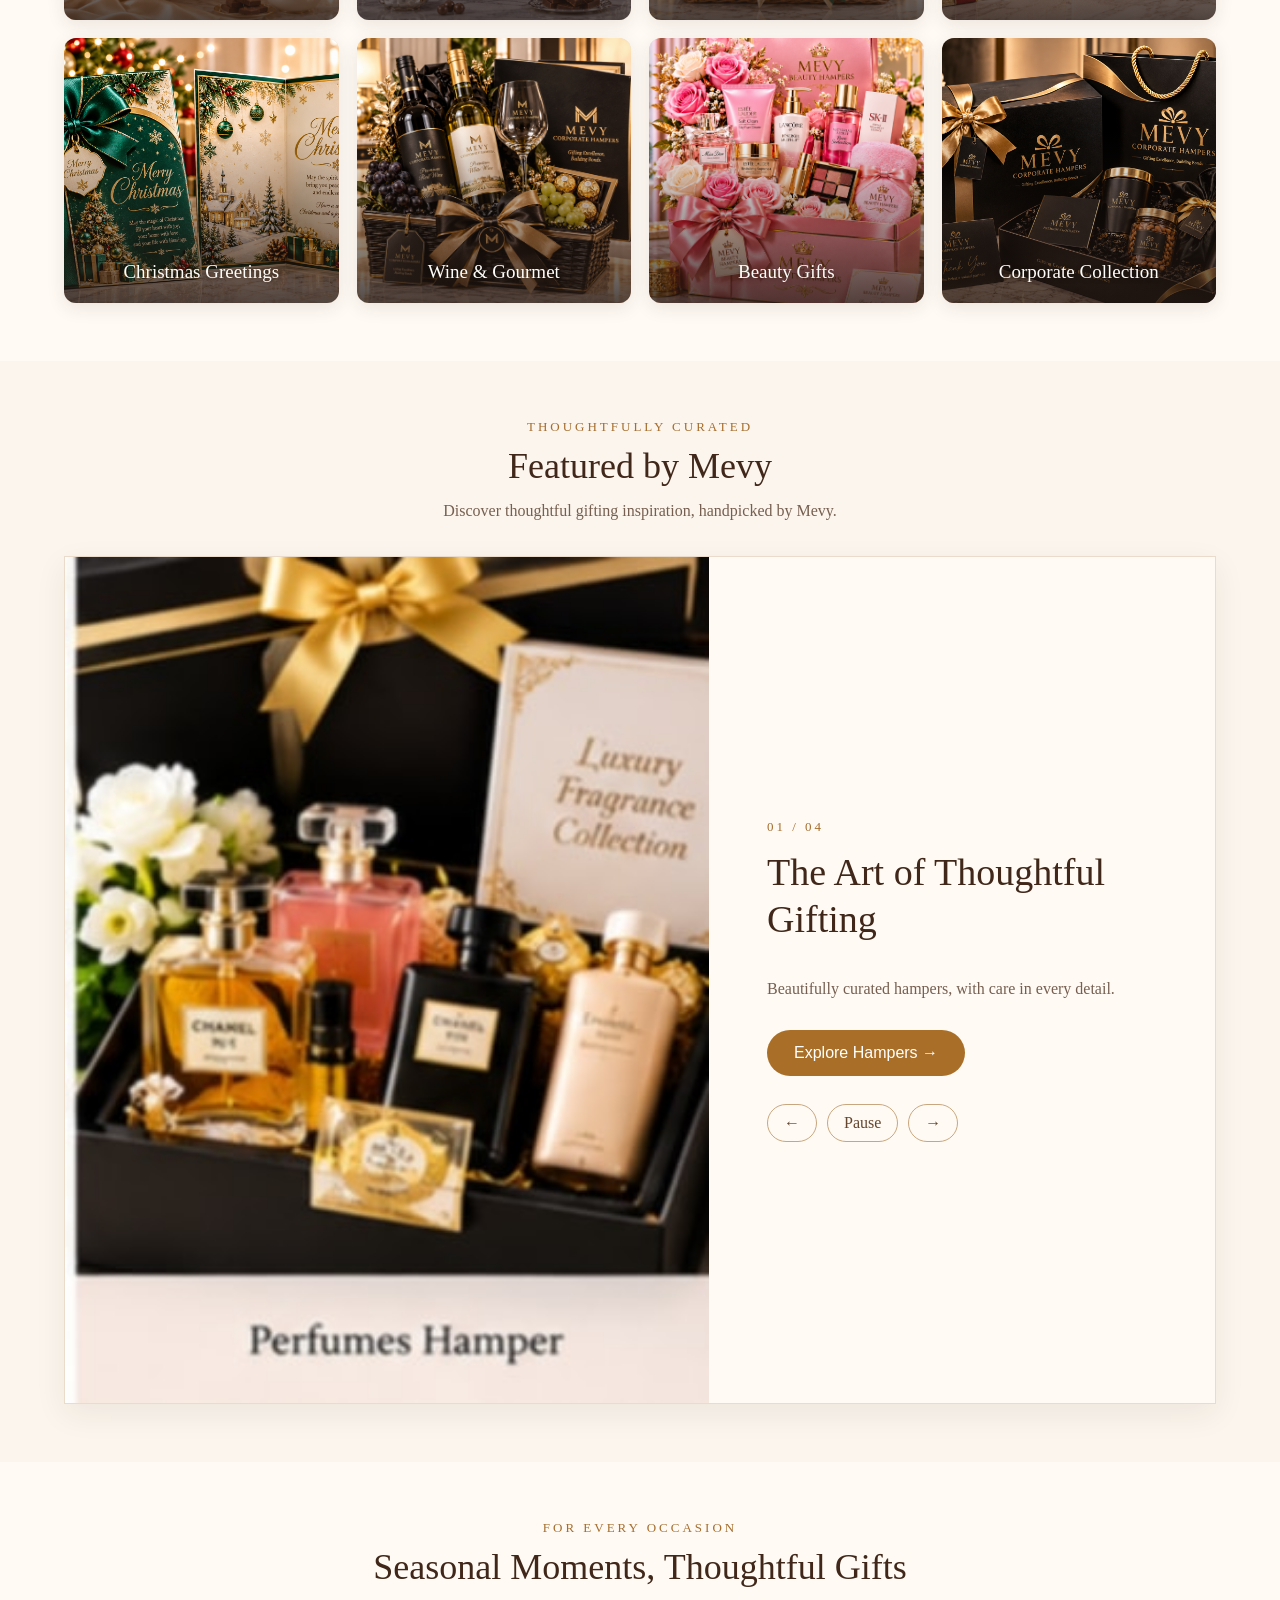
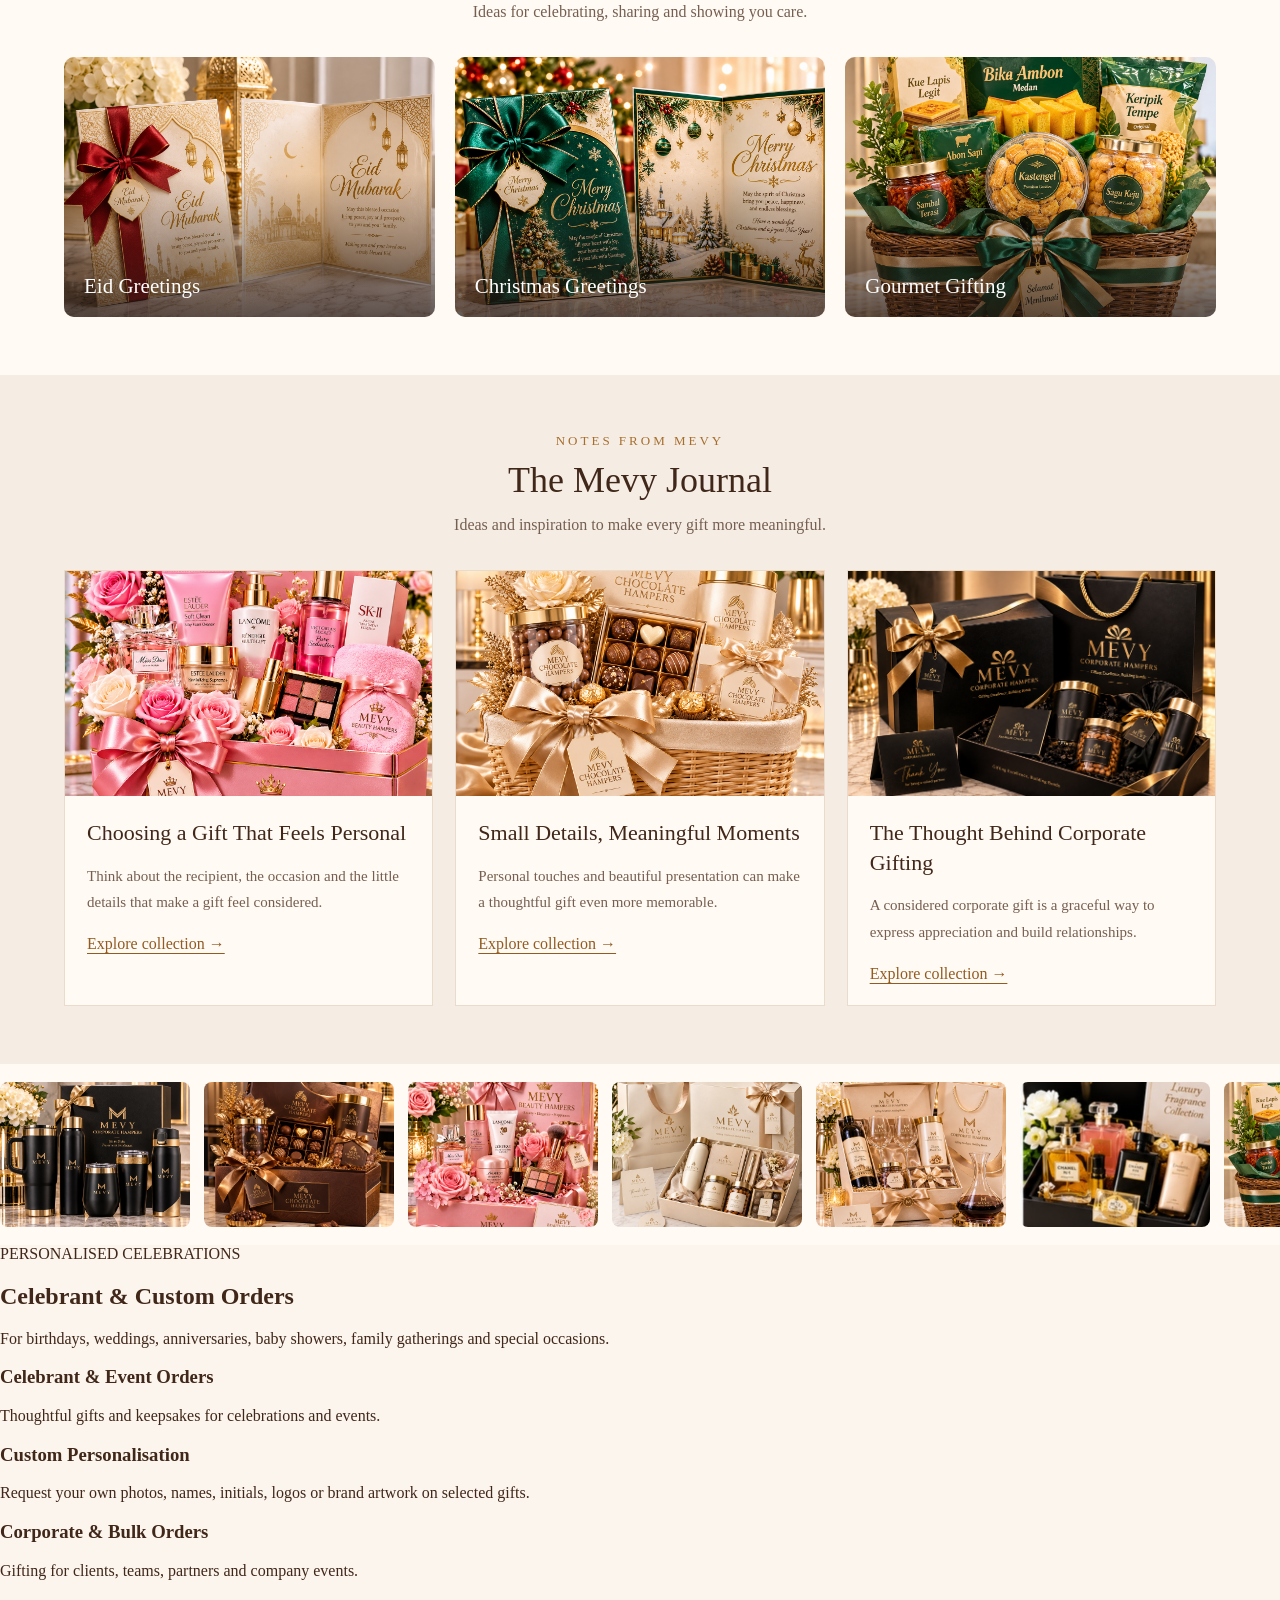
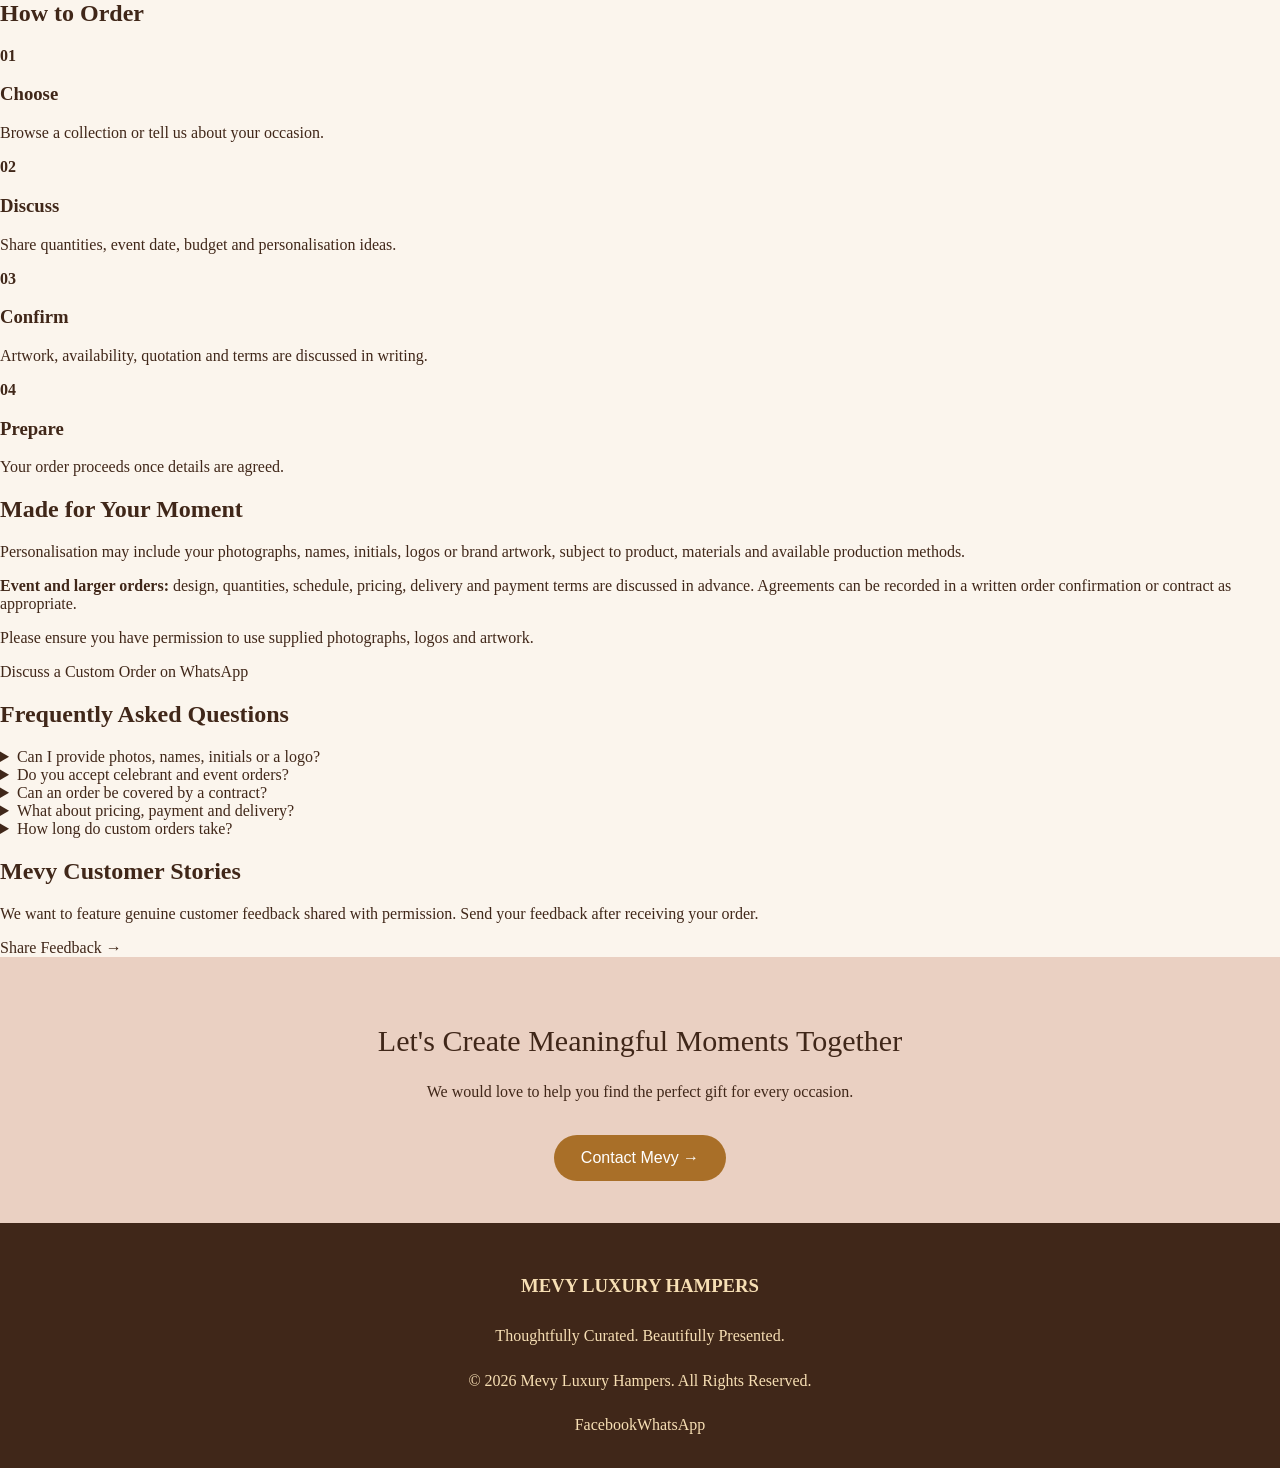
<file: en/index.html>
<!DOCTYPE html>
<html lang="en">
<head>
<meta charset="UTF-8">
<meta name="viewport" content="width=device-width, initial-scale=1.0">
<title>Mevy Luxury Hampers | Thoughtful Luxury Gifting</title>
<meta name="description" content="Discover luxury hampers, beauty gifts and personalized collections by Mevy Luxury Hampers.">

<style>
* { box-sizing: border-box; }

body {
  margin: 0;
  background: #fbf5ed;
  color: #402719;
  font-family: Georgia, serif;
}

a { color: inherit; text-decoration: none; }

.announcement {
  background: #402719;
  color: #f7dfb4;
  text-align: center;
  padding: 11px;
  font-size: 13px;
}

.main-nav {
  display: flex;
  align-items: center;
  justify-content: space-between;
  flex-wrap: wrap;
  gap: 18px;
  padding: 20px 5%;
  background: #fff9f1;
}

.brand {
  font-size: 34px;
  letter-spacing: 4px;
  font-weight: bold;
}

.brand small {
  display: block;
  font-size: 11px;
  letter-spacing: 4px;
  text-align: center;
}

.nav-links {
  display: flex;
  flex-wrap: wrap;
  gap: 22px;
  font-size: 15px;
}

.language a {
  padding: 8px 12px;
  border: 1px solid #b98239;
  border-radius: 20px;
}

.hero {
  position: relative;
  min-height: 540px;
  display: flex;
  align-items: center;
  padding: 65px 6%;
  overflow: hidden;
  background: #ead8c5;
}

.hero-image {
  position: absolute;
  inset: 0;
  width: 100%;
  height: 100%;
  object-fit: cover;
  object-position: center;
}

.hero::after {
  content: "";
  position: absolute;
  inset: 0;
  background: linear-gradient(
    90deg,
    rgba(250,235,220,.97) 0%,
    rgba(250,235,220,.82) 43%,
    rgba(250,235,220,.12) 100%
  );
}

.hero-content {
  position: relative;
  z-index: 1;
  max-width: 540px;
}

.eyebrow {
  color: #a66d2c;
  letter-spacing: 3px;
  font-size: 13px;
  text-transform: uppercase;
}

.hero h1 {
  font-size: clamp(42px, 6vw, 68px);
  line-height: 1.04;
  margin: 18px 0;
  font-weight: normal;
}

.hero p {
  font-size: 18px;
  line-height: 1.7;
}

.button {
  display: inline-block;
  margin-top: 18px;
  padding: 14px 27px;
  background: #a96f28;
  color: white;
  border-radius: 30px;
  font-family: Arial, sans-serif;
}

.welcome {
  text-align: center;
  padding: 48px 8%;
}

.welcome h2, .collections h2 {
  font-size: 34px;
  font-weight: normal;
}

.welcome p {
  max-width: 760px;
  margin: 12px auto;
  line-height: 1.8;
}

.collections {
  padding: 20px 5% 55px;
  text-align: center;
}

.collection-grid {
  display: grid;
  grid-template-columns: repeat(3, 1fr);
  gap: 20px;
  margin-top: 28px;
}

.collection-card {
  background: #f1dfd1;
  border: 1px solid #e3cbb6;
  border-radius: 12px;
  padding: 35px 22px;
  min-height: 180px;
  display: flex;
  flex-direction: column;
  justify-content: center;
}

.collection-card h3 {
  font-size: 25px;
  font-weight: normal;
  margin: 10px 0;
}

.collection-card p { line-height: 1.6; }

.collection-card a {
  color: #925b20;
  text-decoration: underline;
}

.contact-banner {
  text-align: center;
  padding: 42px 6%;
  background: #ead0c2;
}

.contact-banner h2 {
  font-size: 30px;
  font-weight: normal;
}

footer {
  background: #402719;
  color: #f7dfb4;
  text-align: center;
  padding: 28px 15px;
  line-height: 1.8;
}

@media (max-width: 750px) {
  .main-nav {
    justify-content: center;
    text-align: center;
  }

  .nav-links {
    justify-content: center;
    gap: 14px;
  }

  .hero {
    min-height: 480px;
    padding: 40px 7%;
  }

  .hero h1 { font-size: 43px; }

  .collection-grid { grid-template-columns: 1fr; }

  .welcome h2, .collections h2 { font-size: 28px; }
}

/* Photo backgrounds for the three homepage collection cards */
.collection-card {
  position: relative;
  isolation: isolate;
  overflow: hidden;
  min-height: 340px;
  padding: 38px 24px;
  color: #fffdf9;
  border: 0;
  background-size: cover;
  background-position: center;
  background-repeat: no-repeat;
}
.collection-card:nth-child(1) {
  background-image: url("../images/premium-hamper.jpg");
}
.collection-card:nth-child(2) {
  background-image: url("../images/Beauty1.jpg");
}
.collection-card:nth-child(3) {
  background-image: url("../images/Corporate1.jpg");
}
.collection-card::before {
  content: "";
  position: absolute;
  inset: 0;
  z-index: -1;
  background: linear-gradient(180deg, rgba(35,24,19,.48), rgba(35,24,19,.78));
}
.collection-card .eyebrow,
.collection-card h3,
.collection-card p,
.collection-card a {
  position: relative;
  color: #fffdf9;
}
.collection-card .eyebrow { color: #f5d9ad; }
.collection-card a {
  display: inline-block;
  align-self: center;
  margin-top: 8px;
  text-decoration: underline;
  text-underline-offset: 4px;
}
@media (max-width: 750px) {
  .collection-card { min-height: 280px; }
}


/* Product photo preview directly below the homepage collection cards */
.product-preview {
  padding: 48px 5% 58px;
  text-align: center;
  background: #fffaf4;
}
.product-preview h2 {
  margin: 12px 0;
  font-size: 32px;
  font-weight: normal;
}
.preview-intro {
  margin: 0 auto 28px;
  line-height: 1.7;
  color: #765f50;
}
.preview-grid {
  display: grid;
  grid-template-columns: repeat(4, minmax(0, 1fr));
  gap: 18px;
  max-width: 1250px;
  margin: 0 auto;
}
.preview-card {
  position: relative;
  display: block;
  min-width: 0;
  height: 265px;
  overflow: hidden;
  border-radius: 12px;
  background: #ead8c5;
  box-shadow: 0 5px 18px rgba(64,39,25,.10);
}
.preview-card img {
  width: 100%;
  height: 100%;
  display: block;
  object-fit: cover;
  transition: transform .35s ease;
}
.preview-card:hover img { transform: scale(1.05); }
.preview-card::after {
  content: "";
  position: absolute;
  inset: 35% 0 0;
  background: linear-gradient(transparent, rgba(35,24,19,.78));
}
.preview-card span {
  position: absolute;
  z-index: 1;
  left: 12px;
  right: 12px;
  bottom: 20px;
  color: #fffdf9;
  font-size: 19px;
  text-shadow: 0 1px 5px rgba(0,0,0,.35);
}
@media (max-width: 850px) {
  .preview-grid { grid-template-columns: repeat(2, minmax(0, 1fr)); }
}
@media (max-width: 480px) {
  .product-preview { padding: 38px 5% 45px; }
  .product-preview h2 { font-size: 26px; }
  .preview-card { height: 210px; }
  .preview-card span { font-size: 16px; }
}


/* Balanced luxury homepage additions */
.section-heading{text-align:center;max-width:760px;margin:0 auto 30px;padding:0 15px}
.section-heading h2{font-size:clamp(27px,3vw,36px);font-weight:normal;margin:10px 0}
.section-heading p{color:#765f50;line-height:1.8;margin:0}
.featured-section,.seasonal-section,.journal-section{padding:58px 5%;background:#fbf5ed}
.featured-panel{display:grid;grid-template-columns:1.12fr .88fr;max-width:1180px;min-height:390px;margin:auto;background:#fffaf4;border:1px solid #eadbca;box-shadow:0 10px 30px rgba(64,39,25,.07);overflow:hidden}
.featured-image-wrap{min-height:390px;background:#ead8c5}
.featured-image-wrap img{width:100%;height:100%;min-height:390px;display:block;object-fit:cover;transition:opacity .35s ease}
.featured-copy{display:flex;flex-direction:column;justify-content:center;align-items:flex-start;padding:clamp(25px,5vw,58px)}
.featured-copy h3{font-size:clamp(27px,3vw,38px);font-weight:normal;line-height:1.25;margin:14px 0}
.featured-copy p{line-height:1.85;color:#765f50}
.featured-copy .button{margin-top:10px}
.featured-controls{display:flex;align-items:center;gap:10px;margin-top:28px}
.featured-controls button{border:1px solid #c9a77e;background:transparent;color:#65452d;border-radius:24px;padding:9px 16px;cursor:pointer;font:inherit}
.featured-controls button:hover{background:#efe1d1}
.seasonal-section{background:#fffaf4}
.seasonal-grid{display:grid;grid-template-columns:repeat(3,minmax(0,1fr));gap:20px;max-width:1180px;margin:auto}
.seasonal-card{height:260px;position:relative;overflow:hidden;border-radius:10px;background:#ead8c5}
.seasonal-card img{width:100%;height:100%;display:block;object-fit:cover;transition:transform .5s ease}
.seasonal-card:hover img{transform:scale(1.045)}
.seasonal-card:after{content:"";position:absolute;inset:45% 0 0;background:linear-gradient(transparent,rgba(35,24,19,.72))}
.seasonal-card span{position:absolute;z-index:1;left:20px;bottom:18px;color:white;font-size:21px}
.journal-section{background:#f5ede4}
.journal-grid{display:grid;grid-template-columns:repeat(3,minmax(0,1fr));gap:22px;max-width:1180px;margin:auto}
.journal-card{background:#fffaf4;border:1px solid #eadbca}
.journal-card img{width:100%;height:225px;display:block;object-fit:cover}
.journal-copy{padding:22px}
.journal-copy h3{font-size:22px;font-weight:normal;line-height:1.35;margin:0 0 10px}
.journal-copy p{color:#765f50;line-height:1.75;font-size:15px}
.journal-link{display:inline-block;color:#925b20;text-decoration:underline;text-underline-offset:4px;margin-top:5px}
.moving-gallery{overflow:hidden;padding:18px 0;background:#fffaf4}
.moving-track{display:flex;width:max-content;gap:14px;animation:mevy-gallery-scroll 42s linear infinite}
.moving-track img{width:190px;height:145px;object-fit:cover;border-radius:8px;display:block}
.moving-gallery:hover .moving-track,.moving-gallery:focus-within .moving-track{animation-play-state:paused}
@keyframes mevy-gallery-scroll{from{transform:translateX(0)}to{transform:translateX(-50%)}}
@media(max-width:800px){.featured-panel{grid-template-columns:1fr}.featured-image-wrap,.featured-image-wrap img{min-height:300px;height:300px}.featured-copy{padding:30px}.seasonal-grid,.journal-grid{grid-template-columns:1fr 1fr}.seasonal-card{height:220px}}
@media(max-width:520px){.featured-section,.seasonal-section,.journal-section{padding:42px 5%}.seasonal-grid,.journal-grid{grid-template-columns:1fr}.seasonal-card{height:240px}.journal-card img{height:210px}.moving-track img{width:155px;height:120px}}
@media(prefers-reduced-motion:reduce){.moving-track{animation:none}.seasonal-card img{transition:none}}


/* Upper homepage editorial motion showcase — distinct from the lower carousel */
.upper-showcase{position:relative;display:grid;grid-template-columns:.92fr 1.08fr;align-items:center;gap:clamp(30px,6vw,82px);min-height:590px;padding:78px 8%;overflow:hidden;background:#33231d;color:#fff8ef}
.upper-showcase:before{content:"";position:absolute;width:460px;height:460px;border:1px solid rgba(230,190,135,.2);border-radius:50%;right:-140px;top:-210px;pointer-events:none}
.upper-copy{position:relative;z-index:2;max-width:490px;animation:upper-copy-in .9s both}
.upper-kicker{color:#e2bd8b;font:12px/1.5 Arial,sans-serif;letter-spacing:4px;text-transform:uppercase}
.upper-copy h2{font-size:clamp(36px,5vw,62px);font-weight:normal;line-height:1.08;margin:20px 0}
.upper-copy p{color:#e4d6c9;line-height:1.9;font-size:16px;max-width:440px}
.upper-copy a{display:inline-block;margin-top:20px;padding:13px 25px;border:1px solid #d5ad77;border-radius:2px;color:#fff8ef;letter-spacing:1px;font:12px Arial,sans-serif;text-transform:uppercase;transition:background .3s,color .3s}
.upper-copy a:hover{background:#d5ad77;color:#33231d}
.upper-art{position:relative;min-height:420px;max-width:660px;width:100%;justify-self:end}
.upper-photo{position:absolute;display:block;overflow:hidden;box-shadow:0 22px 55px rgba(0,0,0,.3);background:#6b5140}
.upper-photo img{display:block;width:100%;height:100%;object-fit:cover}
.upper-photo-main{width:67%;height:390px;right:8%;top:0;animation:upper-main-drift 8s ease-in-out infinite alternate}
.upper-photo-side{width:39%;height:250px;left:0;bottom:0;border:8px solid #33231d;animation:upper-side-drift 7s ease-in-out infinite alternate}
.upper-photo-detail{width:24%;height:155px;right:0;bottom:5px;border:6px solid #33231d;animation:upper-detail-float 6s ease-in-out infinite}
.upper-caption{position:absolute;right:9%;bottom:25px;z-index:2;color:#f5dfc1;font:11px Arial,sans-serif;letter-spacing:3px;text-transform:uppercase;writing-mode:vertical-rl}
.upper-marquee{overflow:hidden;padding:15px 0;background:#e7d1b6;color:#493326;border-top:1px solid #d3b894;border-bottom:1px solid #d3b894}
.upper-marquee-track{display:flex;width:max-content;gap:36px;white-space:nowrap;animation:upper-marquee-run 32s linear infinite;font:11px Arial,sans-serif;letter-spacing:3px;text-transform:uppercase}
.upper-marquee-track span:after{content:"✦";margin-left:36px;color:#a66d2c}
@keyframes upper-copy-in{from{opacity:0;transform:translateY(28px)}to{opacity:1;transform:translateY(0)}}
@keyframes upper-main-drift{from{transform:translateY(0) rotate(1deg)}to{transform:translateY(-14px) rotate(-1deg)}}
@keyframes upper-side-drift{from{transform:translateY(0)}to{transform:translateY(12px)}}
@keyframes upper-detail-float{0%,100%{transform:translateY(0)}50%{transform:translateY(-13px)}}
@keyframes upper-marquee-run{from{transform:translateX(0)}to{transform:translateX(-50%)}}
@media(max-width:800px){.upper-showcase{grid-template-columns:1fr;gap:25px;padding:55px 7%}.upper-copy{max-width:650px}.upper-art{justify-self:center;min-height:360px}.upper-photo-main{height:320px}.upper-photo-side{height:205px}.upper-photo-detail{height:125px}.upper-caption{right:7%;bottom:20px}}
@media(max-width:480px){.upper-showcase{padding:44px 6% 35px}.upper-copy h2{font-size:39px}.upper-art{min-height:285px}.upper-photo-main{height:245px;width:70%;right:7%}.upper-photo-side{height:160px;width:43%;border-width:6px}.upper-photo-detail{height:95px;width:25%;border-width:5px}.upper-caption{font-size:9px;right:5%}.upper-marquee-track{font-size:10px;gap:25px}.upper-marquee-track span:after{margin-left:25px}}
@media(prefers-reduced-motion:reduce){.upper-copy,.upper-photo-main,.upper-photo-side,.upper-photo-detail,.upper-marquee-track{animation:none!important}}

</style>
</head>

<body>

<div class="announcement">
  ✦ Elegant gifts for every special moment · Thoughtfully curated by Mevy
</div>

<header class="main-nav">
  <a href="index.html" class="brand">
    MEVY
    <small>LUXURY HAMPERS</small>
  </a>

  <nav class="nav-links">
    <a href="index.html">Home</a>
    <a href="about.html">About Us</a>
    <a href="hampers.html">Hampers</a>
    <a href="beauty.html">Beauty</a>
    <a href="corporate.html">Corporate</a>
    <a href="contact.html">Contact</a>
  </nav>

  <div class="language">
    <a href="../index.html">ID</a> |
    <strong>EN</strong>
  </div>
</header>

<main>
  <section class="hero">
    <img
      class="hero-image"
      src="../images/hero-hamper.jpg"
      alt="Mevy Luxury Hampers gift collection"
    >

    <div class="hero-content">
      <div class="eyebrow">The Art of Thoughtful Gifting</div>
      <h1>Beautiful Gifts.<br>Meaningful Moments.</h1>
      <p>
        Discover luxury hampers, beauty collections and
        personalized gifts, thoughtfully curated to make
        every special occasion unforgettable.
      </p>
      <a href="hampers.html" class="button">Explore Our Collections →</a>
    </div>
  </section>


  <section class="upper-showcase" aria-label="Mevy signature collections">
    <div class="upper-copy">
      <div class="upper-kicker">Mevy · The Art of Gifting</div>
      <h2>More Than a Gift.<br>A Feeling.</h2>
      <p>Discover beauty in every detail. From thoughtfully curated hampers to personal gifts with meaning, every Mevy collection is designed to leave a lasting impression.</p>
      <a href="hampers.html">Discover Mevy Collections ↗</a>
    </div>
    <div class="upper-art" aria-label="Mevy hamper, beauty and corporate selections">
      <div class="upper-photo upper-photo-main"><img src="../images/premium-hamper.jpg" alt="Mevy luxury hamper"></div>
      <div class="upper-photo upper-photo-side"><img src="../images/Beauty1.jpg" alt="Mevy beauty collection"></div>
      <div class="upper-photo upper-photo-detail"><img src="../images/Corporate1.jpg" alt="Mevy corporate gift"></div>
      <div class="upper-caption">Thoughtfully curated · Beautifully presented</div>
    </div>
  </section>
  <div class="upper-marquee" aria-hidden="true"><div class="upper-marquee-track"><span>Thoughtful gifting</span><span>Beautiful details</span><span>Meaningful moments</span><span>Made special by Mevy</span><span>Thoughtful gifting</span><span>Beautiful details</span><span>Meaningful moments</span><span>Made special by Mevy</span></div></div>

  <section class="welcome">
    <div class="eyebrow">Welcome to Mevy</div>
    <h2>Bringing Warmth to Every Gift</h2>
    <p>
      At Mevy Luxury Hampers, we believe a gift is more
      than something beautiful. It is a meaningful way
      to express love, care, appreciation and gratitude.
    </p>
    <p>
      Every collection is thoughtfully curated with
      elegant presentation and attention to every detail.
    </p>
    <a href="about.html" class="button">Discover Mevy</a>
  </section>

  <section class="collections">
    <div class="eyebrow">Our Special Collections</div>
    <h2>Explore Our Collections</h2>

    <div class="collection-grid">
      <div class="collection-card">
        <div class="eyebrow">01 · Gifting</div>
        <h3>Luxury Hampers</h3>
        <p>Elegant hampers for birthdays, celebrations and every meaningful occasion.</p>
        <a href="hampers.html">Explore Hampers →</a>
      </div>

      <div class="collection-card">
        <div class="eyebrow">02 · Beauty</div>
        <h3>Beauty & Self-Care</h3>
        <p>Beautiful beauty and self-care selections to delight someone special.</p>
        <a href="beauty.html">Explore Beauty →</a>
      </div>

      <div class="collection-card">
        <div class="eyebrow">03 · Business</div>
        <h3>Corporate Gifting</h3>
        <p>Thoughtful professional gifts and personalized souvenirs for businesses and events.</p>
        <a href="corporate.html">Explore Corporate →</a>
      </div>
    </div>
  </section>

  <section class="product-preview">
    <div class="eyebrow">A Closer Look</div>
    <h2>Discover More from Mevy</h2>
    <p class="preview-intro">Explore our selection of thoughtful gifts and special products.</p>
    <div class="preview-grid">
      <a class="preview-card" href="hampers.html">
        <img src="../images/Tumbler1.jpg" alt="Mevy tumbler collection">
        <span>Tumblers</span>
      </a>
      <a class="preview-card" href="hampers.html">
        <img src="../images/premium-hamper.jpg" alt="Mevy luxury hampers">
        <span>Luxury Hampers</span>
      </a>
      <a class="preview-card" href="beauty.html">
        <img src="../images/Beauty1.jpg" alt="Mevy beauty products">
        <span>Beauty &amp; Self-Care</span>
      </a>
      <a class="preview-card" href="corporate.html">
        <img src="../images/Corporate1.jpg" alt="Mevy corporate gifts">
        <span>Corporate Gifts</span>
      </a>
      <a class="preview-card" href="hampers.html">
        <img src="../images/Tumbler2.jpg" alt="Pink Mevy tumblers">
        <span>Pink Tumblers</span>
      </a>
      <a class="preview-card" href="hampers.html">
        <img src="../images/Tumbler3.jpg" alt="Mevy tumbler collection">
        <span>Tumbler Collection</span>
      </a>
      <a class="preview-card" href="hampers.html">
        <img src="../images/Tumbler4.jpg" alt="Mevy tumbler designs">
        <span>More Tumblers</span>
      </a>
      <a class="preview-card" href="hampers.html">
        <img src="../images/Chocolate1.jpg" alt="Mevy chocolate gift selection">
        <span>Chocolate Gifts</span>
      </a>
      <a class="preview-card" href="hampers.html">
        <img src="../images/Chocolate2.jpg" alt="Mevy chocolate hamper">
        <span>Chocolate Hampers</span>
      </a>
      <a class="preview-card" href="hampers.html">
        <img src="../images/Chocolate3.jpg" alt="Mevy chocolate products">
        <span>Chocolate Collection</span>
      </a>
      <a class="preview-card" href="hampers.html">
        <img src="../images/Food1.jpg" alt="Mevy gourmet food gifts">
        <span>Gourmet Food</span>
      </a>
      <a class="preview-card" href="hampers.html">
        <img src="../images/mevy-promotion.jpg" alt="Mevy Eid greeting card">
        <span>Eid Greetings</span>
      </a>
      <a class="preview-card" href="hampers.html">
        <img src="../images/gift-promotion.jpg" alt="Mevy Christmas greeting card">
        <span>Christmas Greetings</span>
      </a>
      <a class="preview-card" href="hampers.html">
        <img src="../images/Wine1.jpg" alt="Mevy wine gift collection">
        <span>Wine & Gourmet</span>
      </a>
      <a class="preview-card" href="beauty.html">
        <img src="../images/Beauty2.jpg" alt="Mevy beauty gift selection">
        <span>Beauty Gifts</span>
      </a>
      <a class="preview-card" href="corporate.html">
        <img src="../images/Corporate2.jpg" alt="Mevy corporate gift collection">
        <span>Corporate Collection</span>
      </a>
    </div>
  </section>


  <section class="featured-section" aria-label="Featured by Mevy">
    <div class="section-heading">
      <div class="eyebrow">Thoughtfully Curated</div>
      <h2>Featured by Mevy</h2>
      <p>Discover thoughtful gifting inspiration, handpicked by Mevy.</p>
    </div>
    <div class="featured-panel">
      <div class="featured-image-wrap"><img id="featured-image" src="../images/premium-hamper.jpg" alt="The Art of Thoughtful Gifting"></div>
      <div class="featured-copy">
        <div class="eyebrow" id="featured-count">01 / 04</div>
        <h3 id="featured-heading">The Art of Thoughtful Gifting</h3>
        <p id="featured-description">Beautifully curated hampers, with care in every detail.</p>
        <a id="featured-link" class="button" href="hampers.html">Explore Hampers →</a>
        <div class="featured-controls">
          <button type="button" id="featured-prev" aria-label="Previous">←</button>
          <button type="button" id="featured-pause" aria-label="Pause rotation">Pause</button>
          <button type="button" id="featured-next" aria-label="Next">→</button>
        </div>
      </div>
    </div>
  </section>
  <section class="seasonal-section">
    <div class="section-heading">
      <div class="eyebrow">For Every Occasion</div>
      <h2>Seasonal Moments, Thoughtful Gifts</h2><p>Ideas for celebrating, sharing and showing you care.</p>
    </div>
    <div class="seasonal-grid">
      <a class="seasonal-card" href="hampers.html"><img src="../images/mevy-promotion.jpg" alt="Mevy Eid greeting card"><span>Eid Greetings</span></a>
      <a class="seasonal-card" href="hampers.html"><img src="../images/gift-promotion.jpg" alt="Mevy Christmas greeting card"><span>Christmas Greetings</span></a>
      <a class="seasonal-card" href="hampers.html"><img src="../images/Food1.jpg" alt="Gourmet gifting selection"><span>Gourmet Gifting</span></a>
    </div>
  </section>
  <section class="journal-section">
    <div class="section-heading">
      <div class="eyebrow">Notes from Mevy</div>
      <h2>The Mevy Journal</h2><p>Ideas and inspiration to make every gift more meaningful.</p>
    </div>
    <div class="journal-grid">
      <article class="journal-card"><a href="hampers.html"><img src="../images/Beauty2.jpg" alt="Choosing a Gift That Feels Personal"></a><div class="journal-copy"><h3>Choosing a Gift That Feels Personal</h3><p>Think about the recipient, the occasion and the little details that make a gift feel considered.</p><a class="journal-link" href="hampers.html">Explore collection →</a></div></article>
      <article class="journal-card"><a href="hampers.html"><img src="../images/Chocolate2.jpg" alt="Small Details, Meaningful Moments"></a><div class="journal-copy"><h3>Small Details, Meaningful Moments</h3><p>Personal touches and beautiful presentation can make a thoughtful gift even more memorable.</p><a class="journal-link" href="hampers.html">Explore collection →</a></div></article>
      <article class="journal-card"><a href="corporate.html"><img src="../images/Corporate2.jpg" alt="The Thought Behind Corporate Gifting"></a><div class="journal-copy"><h3>The Thought Behind Corporate Gifting</h3><p>A considered corporate gift is a graceful way to express appreciation and build relationships.</p><a class="journal-link" href="corporate.html">Explore collection →</a></div></article>
    </div>
  </section>
  <section class="moving-gallery" aria-label="Mevy product highlights">
    <div class="moving-track">
      <img src="../images/Tumbler2.jpg" alt="Mevy product selection 1">
      <img src="../images/Chocolate1.jpg" alt="Mevy product selection 2">
      <img src="../images/Beauty3.jpg" alt="Mevy product selection 3">
      <img src="../images/Corporate3.jpg" alt="Mevy product selection 4">
      <img src="../images/Wine2.jpg" alt="Mevy product selection 5">
      <img src="../images/premium-hamper.jpg" alt="Mevy product selection 6">
      <img src="../images/Food1.jpg" alt="Mevy product selection 7">
      <img src="../images/Tumbler5.jpg" alt="Mevy product selection 8">
      <img src="../images/Tumbler2.jpg" alt="" aria-hidden="true">
      <img src="../images/Chocolate1.jpg" alt="" aria-hidden="true">
      <img src="../images/Beauty3.jpg" alt="" aria-hidden="true">
      <img src="../images/Corporate3.jpg" alt="" aria-hidden="true">
      <img src="../images/Wine2.jpg" alt="" aria-hidden="true">
      <img src="../images/premium-hamper.jpg" alt="" aria-hidden="true">
      <img src="../images/Food1.jpg" alt="" aria-hidden="true">
      <img src="../images/Tumbler5.jpg" alt="" aria-hidden="true">
    </div>
  </section>

  <section class="service-section"><div class="service-heading"><span class="service-kicker">PERSONALISED CELEBRATIONS</span><h2>Celebrant & Custom Orders</h2><p>For birthdays, weddings, anniversaries, baby showers, family gatherings and special occasions.</p></div><div class="service-grid"><article class="service-card"><h3>Celebrant & Event Orders</h3><p>Thoughtful gifts and keepsakes for celebrations and events.</p></article><article class="service-card"><h3>Custom Personalisation</h3><p>Request your own photos, names, initials, logos or brand artwork on selected gifts.</p></article><article class="service-card"><h3>Corporate & Bulk Orders</h3><p>Gifting for clients, teams, partners and company events.</p></article></div></section>
<section class="service-section service-steps"><div class="service-heading"><h2>How to Order</h2></div><div class="step-grid"><div><b>01</b><h3>Choose</h3><p>Browse a collection or tell us about your occasion.</p></div><div><b>02</b><h3>Discuss</h3><p>Share quantities, event date, budget and personalisation ideas.</p></div><div><b>03</b><h3>Confirm</h3><p>Artwork, availability, quotation and terms are discussed in writing.</p></div><div><b>04</b><h3>Prepare</h3><p>Your order proceeds once details are agreed.</p></div></div></section>
<section class="service-section custom-commission"><div class="service-heading"><h2>Made for Your Moment</h2><p>Personalisation may include your photographs, names, initials, logos or brand artwork, subject to product, materials and available production methods.</p></div><div class="commission-note"><p><strong>Event and larger orders:</strong> design, quantities, schedule, pricing, delivery and payment terms are discussed in advance. Agreements can be recorded in a written order confirmation or contract as appropriate.</p><p>Please ensure you have permission to use supplied photographs, logos and artwork.</p><a class="service-button" href="https://wa.me/6289673642072?text=Hello%20Mevy%2C%20I%20would%20like%20to%20discuss%20a%20celebrant%20or%20custom%20order.">Discuss a Custom Order on WhatsApp</a></div></section>
<section class="service-section service-faq"><div class="service-heading"><h2>Frequently Asked Questions</h2></div><details><summary>Can I provide photos, names, initials or a logo?</summary><p>Yes, you may submit these. Suitability depends on product, materials, production method and file quality.</p></details><details><summary>Do you accept celebrant and event orders?</summary><p>Contact Mevy with the occasion, event date, quantity and gift ideas to discuss options and scheduling.</p></details><details><summary>Can an order be covered by a contract?</summary><p>For event, corporate or larger orders, scope and terms can be set out in a quotation, written order confirmation or contract, as agreed.</p></details><details><summary>What about pricing, payment and delivery?</summary><p>Final pricing, payment method, charges and delivery schedule are confirmed in the quotation based on products and destination.</p></details><details><summary>How long do custom orders take?</summary><p>Lead time depends on quantity, personalisation, materials and availability. Share your event date early.</p></details></section>
<section class="service-section review-invite"><h2>Mevy Customer Stories</h2><p>We want to feature genuine customer feedback shared with permission. Send your feedback after receiving your order.</p><a class="service-link" href="https://wa.me/6289673642072?text=Hello%20Mevy%2C%20I%20would%20like%20to%20share%20feedback.">Share Feedback →</a></section><section class="contact-banner">
    <h2>Let's Create Meaningful Moments Together</h2>
    <p>We would love to help you find the perfect gift for every occasion.</p>
    <a href="contact.html" class="button">Contact Mevy →</a>
  </section>
</main>

<footer>
  <h3>MEVY LUXURY HAMPERS</h3>
  <p>Thoughtfully Curated. Beautifully Presented.</p>
  <p>© 2026 Mevy Luxury Hampers. All Rights Reserved.</p>

<div class="mevy-social-links"><a href="https://www.facebook.com/profile.php?id=61591254103825" target="_blank" rel="noopener noreferrer" aria-label="Visit Mevy Luxury Hampers on Facebook">Facebook</a><a href="https://wa.me/6289673642072" target="_blank" rel="noopener noreferrer" aria-label="Contact Mevy Luxury Hampers on WhatsApp">WhatsApp</a></div>
</footer>


<script>
(function(){
  const slides=[["premium-hamper.jpg","The Art of Thoughtful Gifting","Beautifully curated hampers, with care in every detail.","Explore Hampers","hampers.html"],["Beauty1.jpg","A Thoughtful Moment of Self-Care","Beauty and self-care selections made to delight someone special.","Explore Beauty","beauty.html"],["Corporate1.jpg","Make Every Gesture Meaningful","Corporate gifts designed to leave a thoughtful impression.","Explore Corporate","corporate.html"],["Tumbler2.jpg","Personal Gifts, Lasting Memories","Discover tumblers and personal gifts for special moments.","View Collection","hampers.html"]];
  const image=document.getElementById("featured-image");
  if(!image)return;
  const heading=document.getElementById("featured-heading");
  const description=document.getElementById("featured-description");
  const link=document.getElementById("featured-link");
  const count=document.getElementById("featured-count");
  const pause=document.getElementById("featured-pause");
  let current=0;
  let timer=null;
  let paused=false;
  function show(index){
    current=(index+slides.length)%slides.length;
    const s=slides[current];
    image.style.opacity="0";
    window.setTimeout(function(){
      image.src="../images/"+s[0];
      image.alt=s[1];
      heading.textContent=s[1];
      description.textContent=s[2];
      link.textContent=s[3]+" →";
      link.href=s[4];
      count.textContent=String(current+1).padStart(2,"0")+" / "+String(slides.length).padStart(2,"0");
      image.style.opacity="1";
    },180);
  }
  function start(){if(timer)window.clearInterval(timer);if(!paused)timer=window.setInterval(function(){show(current+1)},7000)}
  document.getElementById("featured-prev").addEventListener("click",function(){show(current-1);start()});
  document.getElementById("featured-next").addEventListener("click",function(){show(current+1);start()});
  pause.addEventListener("click",function(){
    paused=!paused;
    pause.textContent=paused?"Play":"Pause";
    if(paused){if(timer)window.clearInterval(timer);timer=null}else start();
  });
  start();
})();
</script>

</body>
</html>
</file>
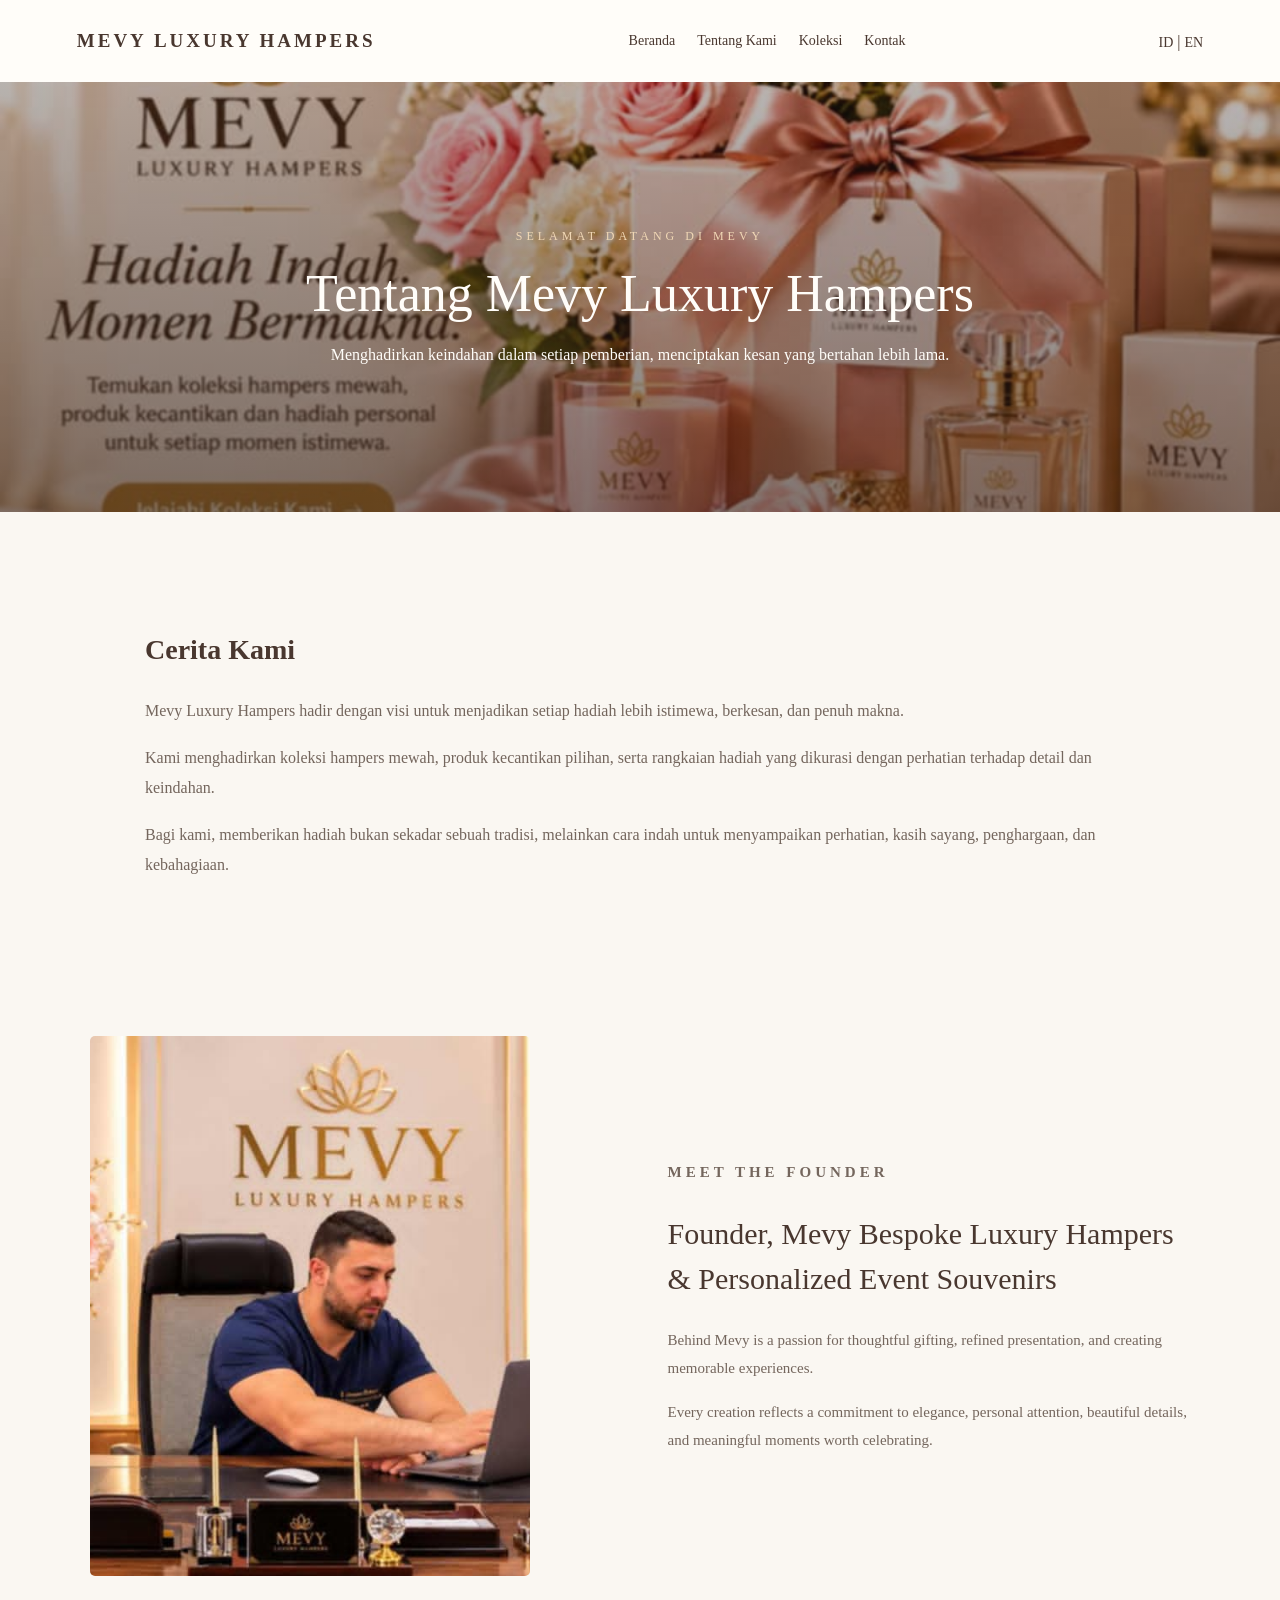
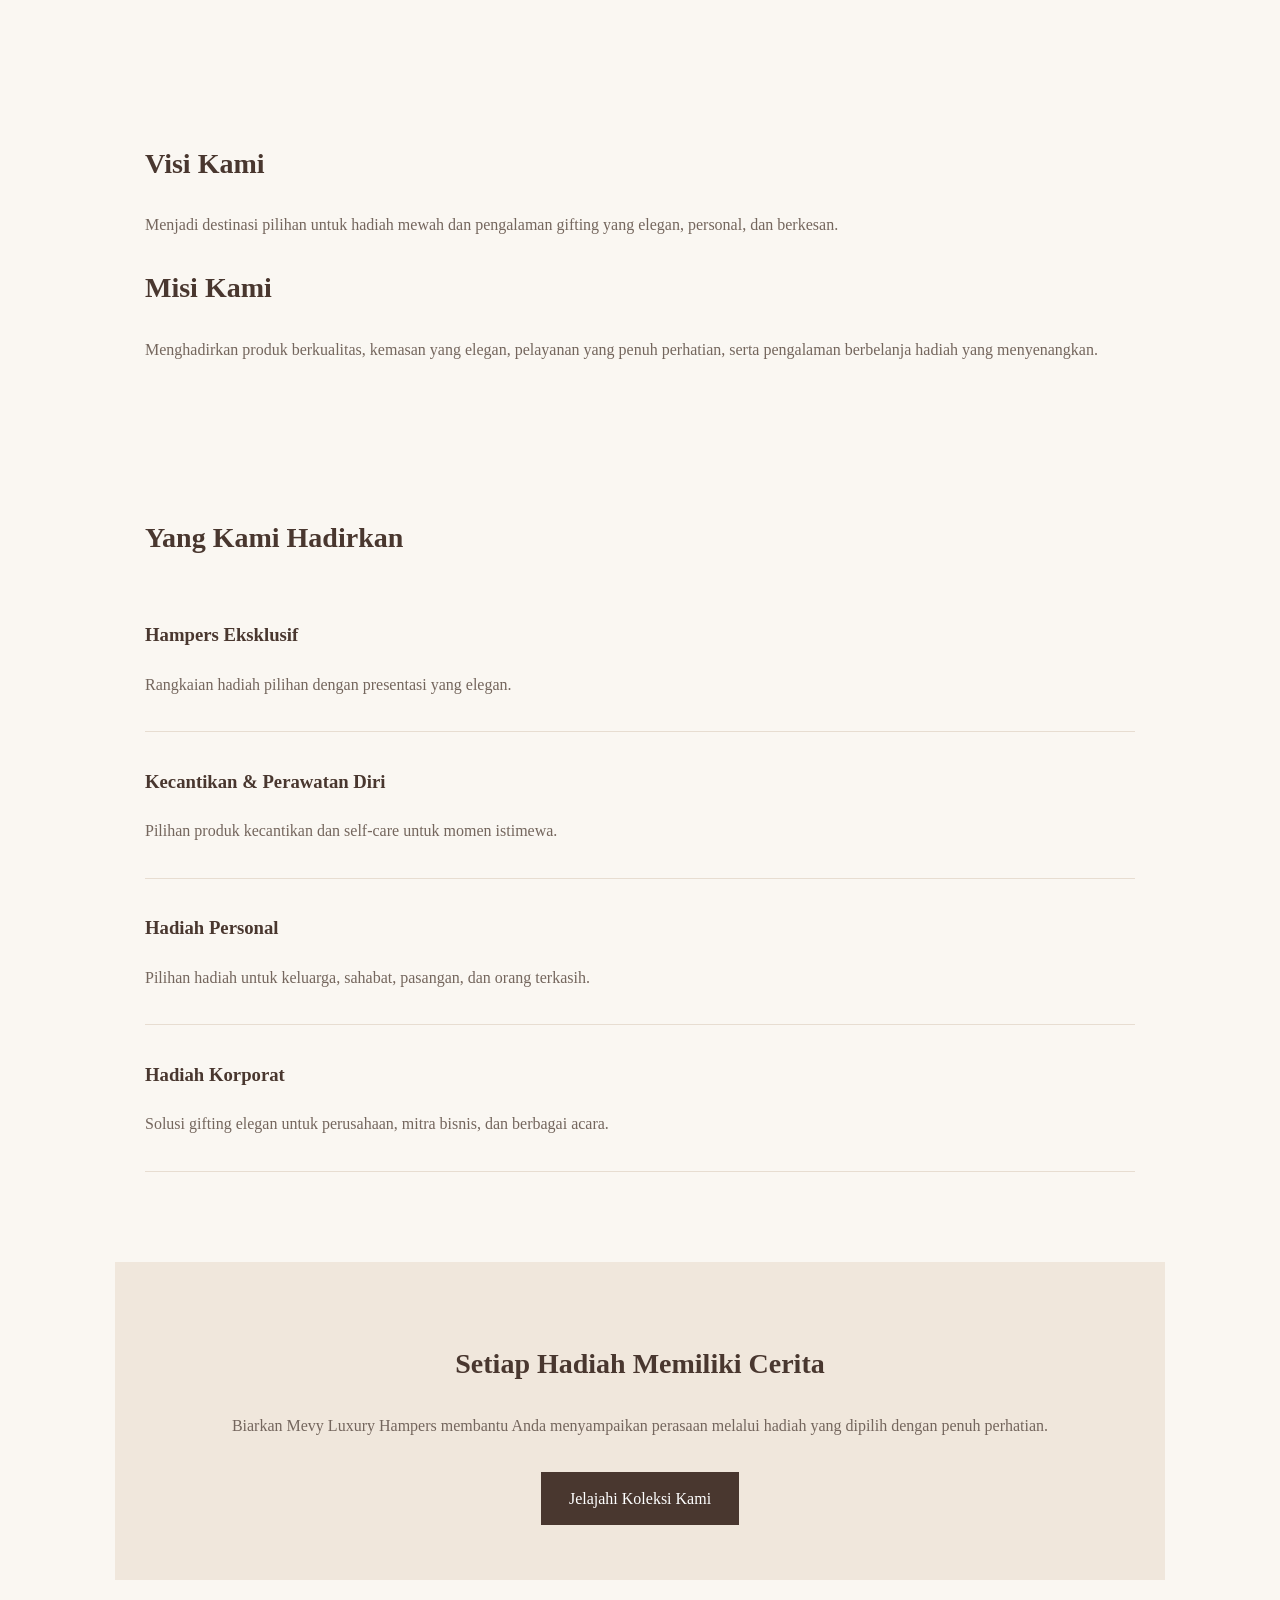
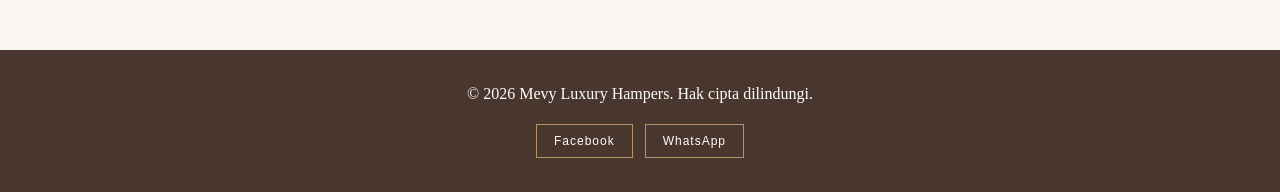
<file: about.html>
<!DOCTYPE html>
<html lang="id">
<head>
    <meta charset="UTF-8">
    <meta name="viewport" content="width=device-width, initial-scale=1.0">

    <title>Tentang Kami | Mevy Luxury Hampers</title>

    <meta name="description" content="Kenali Mevy Luxury Hampers, brand hampers mewah dan hadiah pilihan untuk setiap momen istimewa.">

    <link rel="stylesheet" href="style.css">
</head>

<body>

    <header>
        <div class="logo">
            MEVY LUXURY HAMPERS
        </div>

        <nav>
            <a href="index.html">Beranda</a>
            <a href="about.html">Tentang Kami</a>
            <a href="index.html#collections">Koleksi</a>
            <a href="index.html#contact">Kontak</a>
        </nav>

        <div class="language">
            <a href="about.html">ID</a> |
            <a href="en/about.html">EN</a>
        </div>
    </header>

    <main>

        <section class="photo-hero">
    <img src="images/hero-hamper.jpg" alt="Mevy Luxury Hampers elegant gift collection">
    <div class="photo-hero-content">
            <p class="subtitle">SELAMAT DATANG DI MEVY</p>

            <h1>Tentang Mevy Luxury Hampers</h1>

            <p>
                Menghadirkan keindahan dalam setiap pemberian,
                menciptakan kesan yang bertahan lebih lama.
            </p>
        </div>
</section>

        <section class="about-story" id="story">

            <h2>Cerita Kami</h2>

            <p>
                Mevy Luxury Hampers hadir dengan visi untuk
                menjadikan setiap hadiah lebih istimewa,
                berkesan, dan penuh makna.
            </p>

            <p>
                Kami menghadirkan koleksi hampers mewah,
                produk kecantikan pilihan, serta rangkaian
                hadiah yang dikurasi dengan perhatian
                terhadap detail dan keindahan.
            </p>

            <p>
                Bagi kami, memberikan hadiah bukan sekadar
                sebuah tradisi, melainkan cara indah untuk
                menyampaikan perhatian, kasih sayang,
                penghargaan, dan kebahagiaan.
            </p>

        </section>

        <!-- FOUNDER PROFILE -->

        <section class="founder-section">

            <div class="founder-image">
                <img src="images/mevy-founder.jpg"
                     alt="Founder of Mevy Luxury Hampers">
            </div>

            <div class="founder-content">

                <p class="founder-label">MEET THE FOUNDER</p>

                <h2>
                    Founder, Mevy Bespoke Luxury Hampers
                    &amp; Personalized Event Souvenirs
                </h2>

                <p>
                    Behind Mevy is a passion for thoughtful
                    gifting, refined presentation, and
                    creating memorable experiences.
                </p>

                <p>
                    Every creation reflects a commitment
                    to elegance, personal attention,
                    beautiful details, and meaningful
                    moments worth celebrating.
                </p>

            </div>

        </section>

        <section class="about-vision">

            <h2>Visi Kami</h2>

            <p>
                Menjadi destinasi pilihan untuk hadiah mewah
                dan pengalaman gifting yang elegan,
                personal, dan berkesan.
            </p>

            <h2>Misi Kami</h2>

            <p>
                Menghadirkan produk berkualitas, kemasan
                yang elegan, pelayanan yang penuh perhatian,
                serta pengalaman berbelanja hadiah
                yang menyenangkan.
            </p>

        </section>

        <section class="about-values" id="values">

            <h2>Yang Kami Hadirkan</h2>

            <div class="value-item">
                <h3>Hampers Eksklusif</h3>
                <p>
                    Rangkaian hadiah pilihan dengan
                    presentasi yang elegan.
                </p>
            </div>

            <div class="value-item">
                <h3>Kecantikan & Perawatan Diri</h3>
                <p>
                    Pilihan produk kecantikan dan
                    self-care untuk momen istimewa.
                </p>
            </div>

            <div class="value-item">
                <h3>Hadiah Personal</h3>
                <p>
                    Pilihan hadiah untuk keluarga,
                    sahabat, pasangan, dan orang terkasih.
                </p>
            </div>

            <div class="value-item">
                <h3>Hadiah Korporat</h3>
                <p>
                    Solusi gifting elegan untuk perusahaan,
                    mitra bisnis, dan berbagai acara.
                </p>
            </div>

        </section>

        <section class="about-closing">

            <h2>Setiap Hadiah Memiliki Cerita</h2>

            <p>
                Biarkan Mevy Luxury Hampers membantu Anda
                menyampaikan perasaan melalui hadiah
                yang dipilih dengan penuh perhatian.
            </p>

            <a href="index.html#collections">
                Jelajahi Koleksi Kami
            </a>

        </section>

    </main>

    <footer>
        <p>
            &copy; 2026 Mevy Luxury Hampers.
            Hak cipta dilindungi.
        </p>
    
<div class="mevy-social-links"><a href="https://www.facebook.com/profile.php?id=61591254103825" target="_blank" rel="noopener noreferrer" aria-label="Visit Mevy Luxury Hampers on Facebook">Facebook</a><a href="https://wa.me/6289673642072" target="_blank" rel="noopener noreferrer" aria-label="Contact Mevy Luxury Hampers on WhatsApp">WhatsApp</a></div>
</footer>

</body>
</html>
</file>
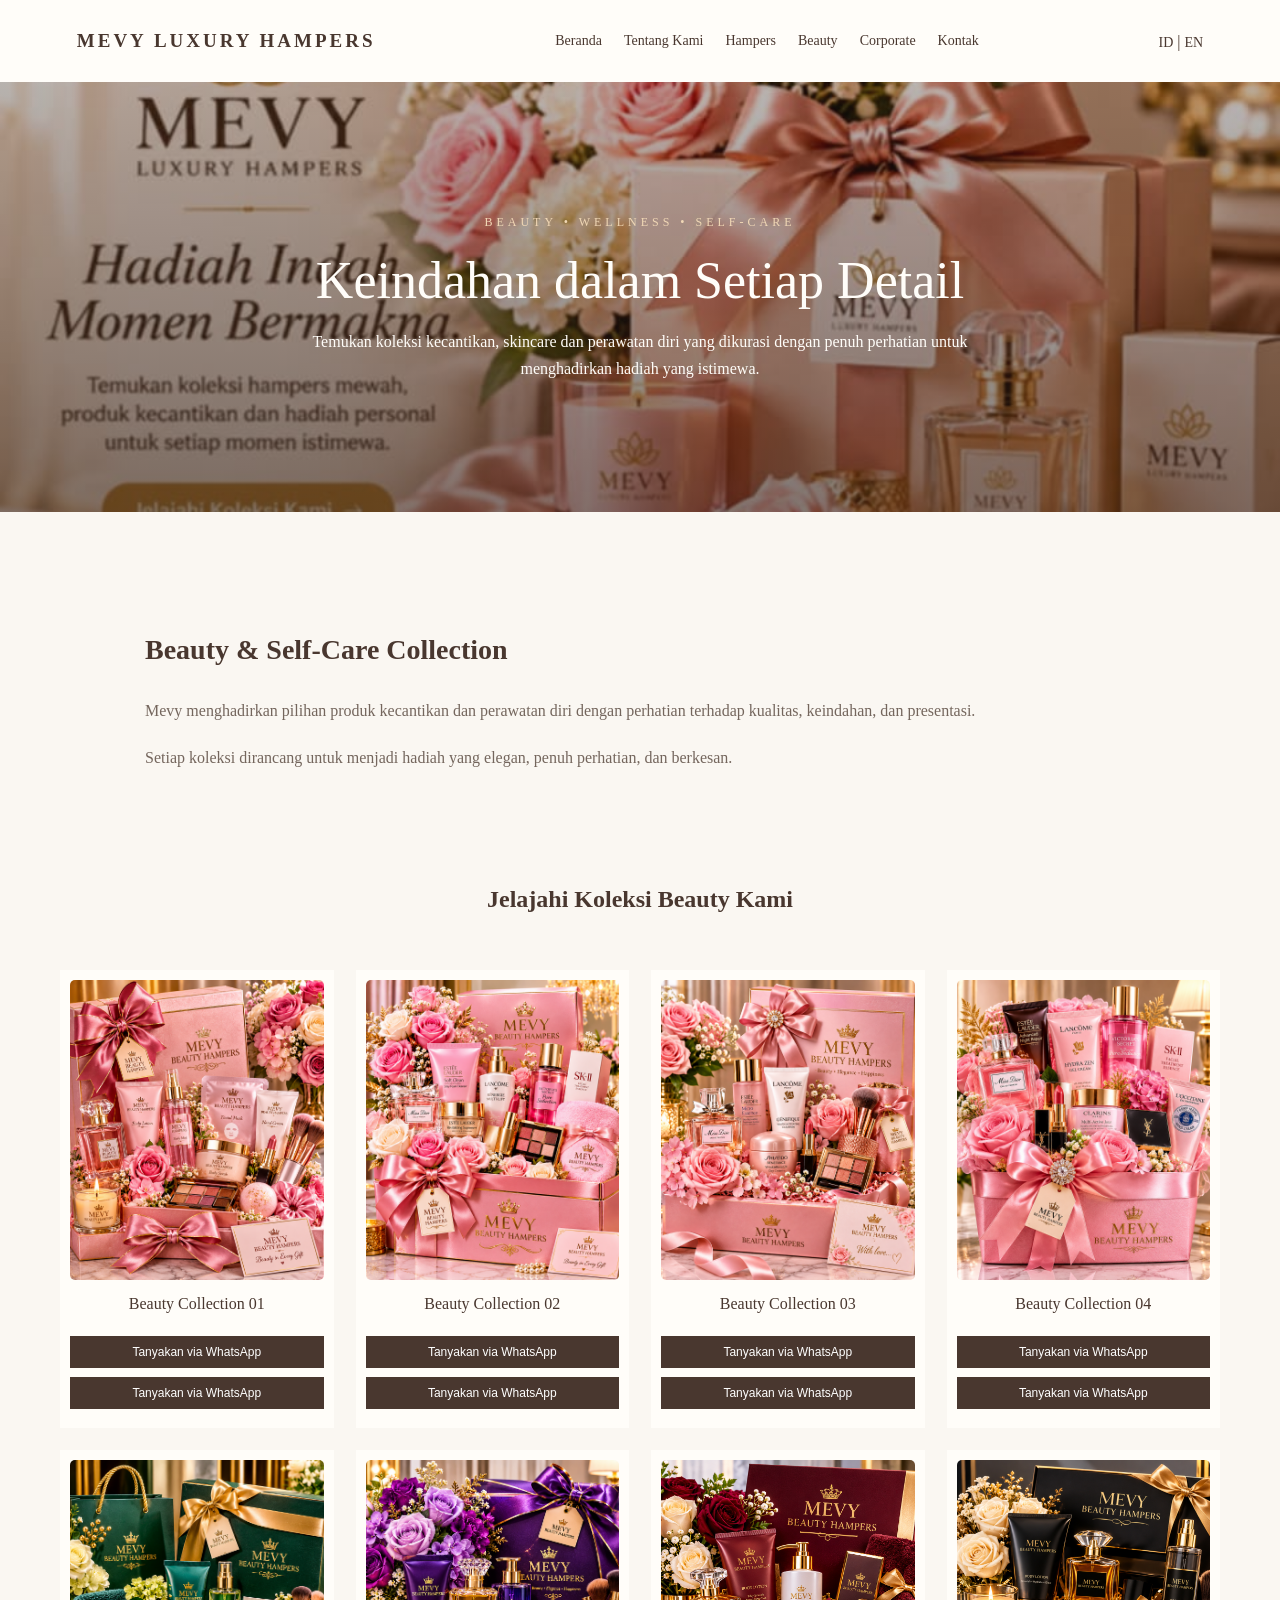
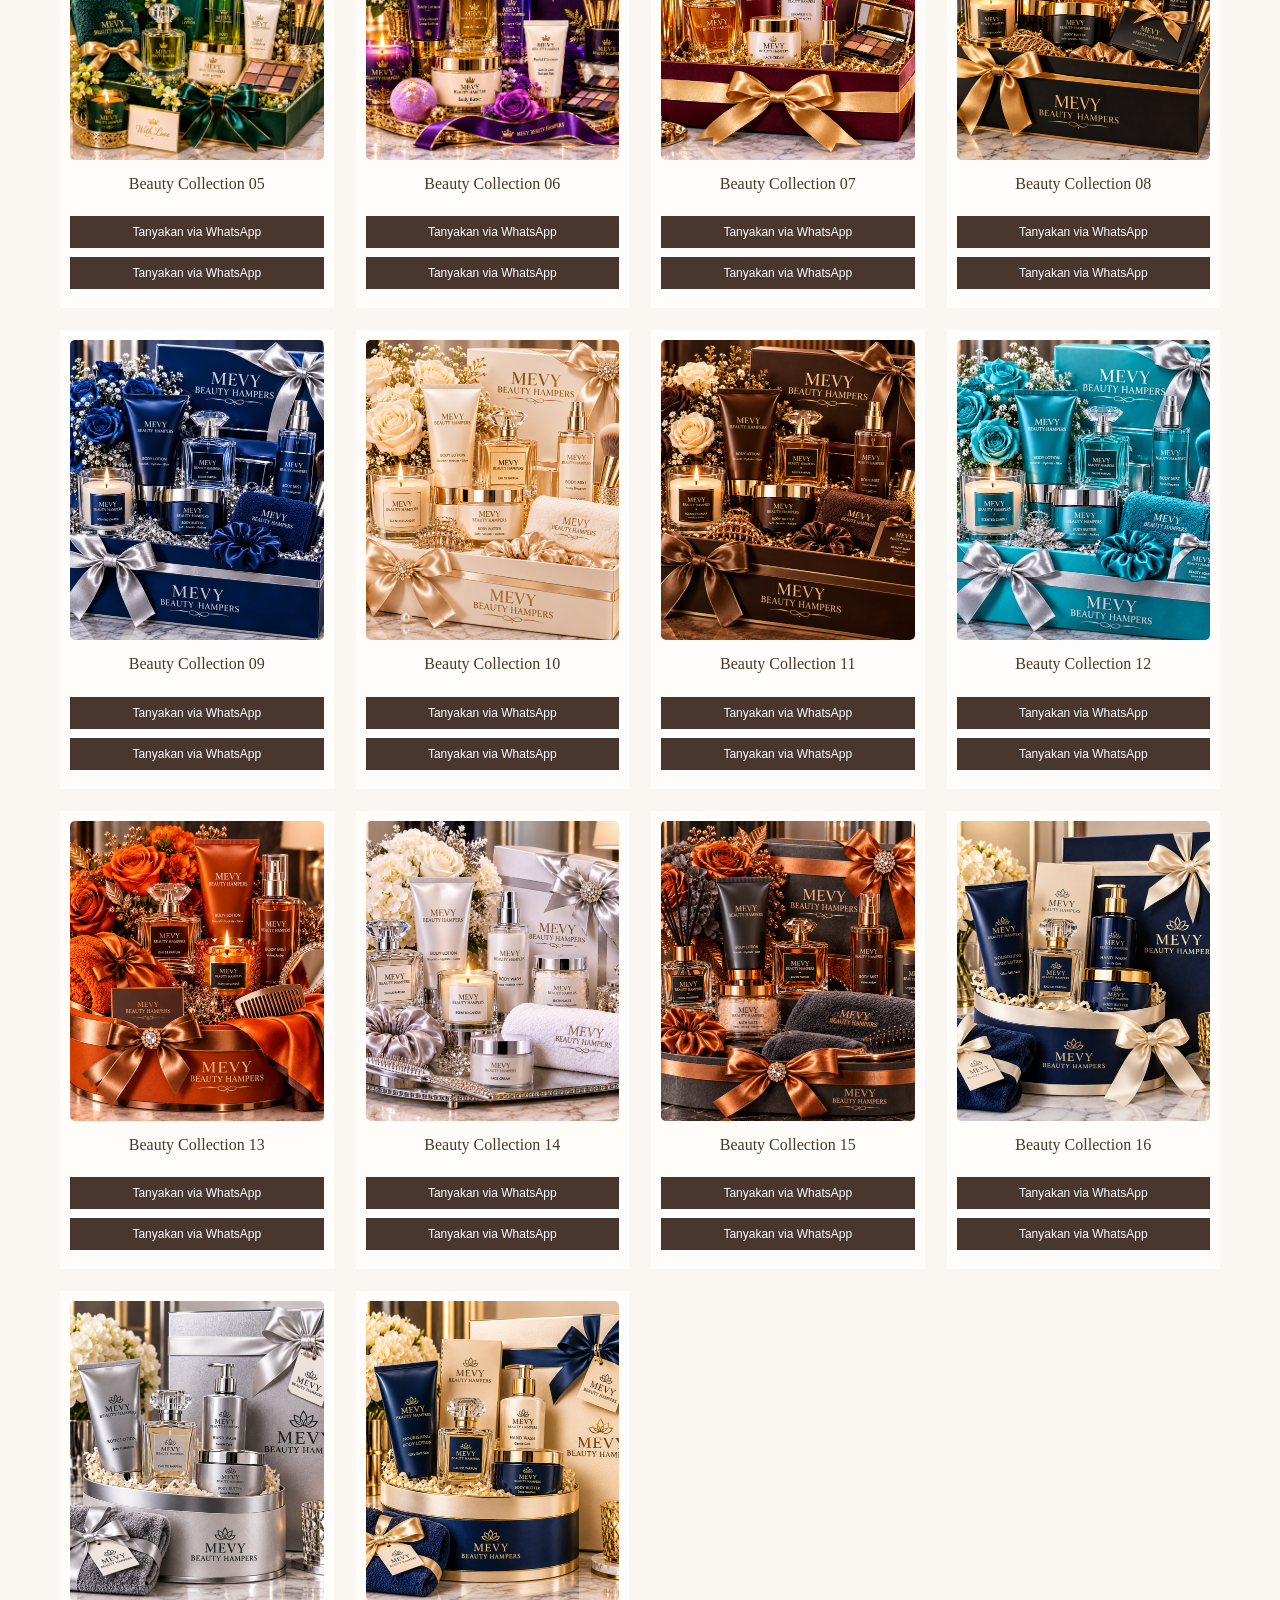
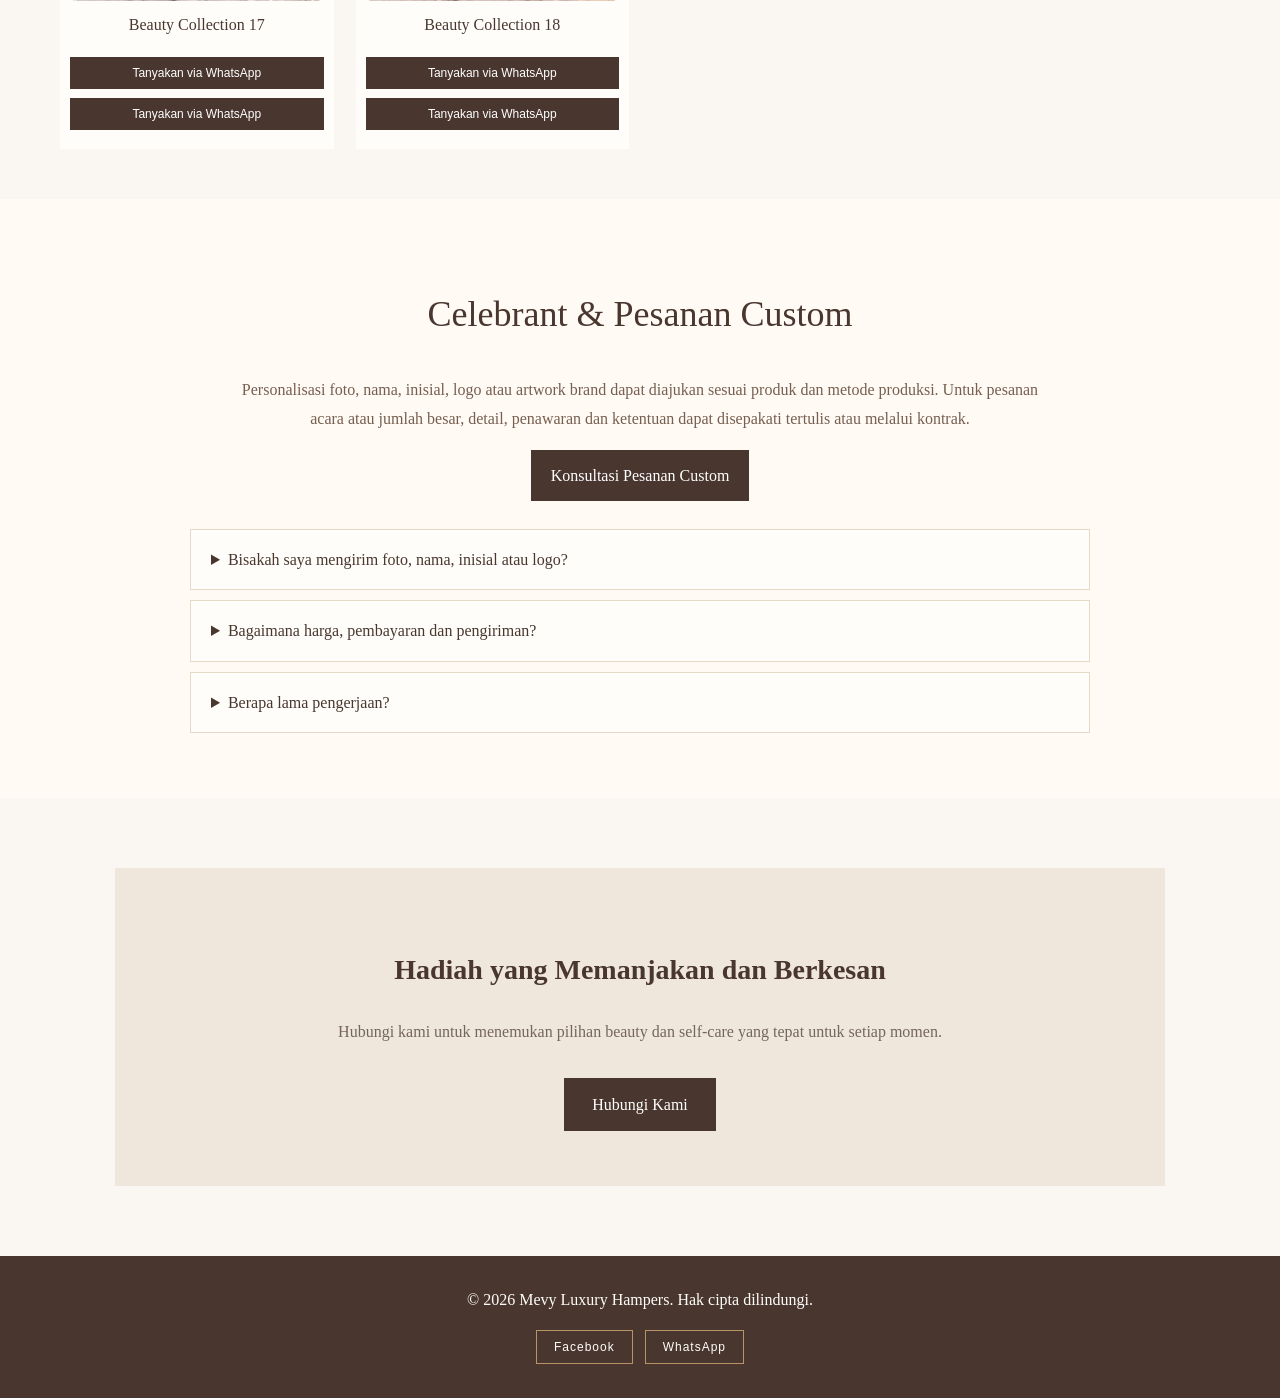
<file: beauty.html>
<!DOCTYPE html>
<html lang="id">
<head>
<meta charset="UTF-8">
<meta name="viewport" content="width=device-width, initial-scale=1.0">
<title>Beauty & Self-Care | Mevy Luxury Hampers</title>
<link rel="stylesheet" href="style.css">
<style>
.gallery{max-width:1200px;margin:50px auto;padding:0 20px;display:grid;grid-template-columns:repeat(auto-fit,minmax(230px,1fr));gap:22px}
.gallery img{width:100%;height:300px;object-fit:cover;border-radius:5px;display:block}
.gallery figure{margin:0;background:#fffdf9;padding:10px}
.gallery figcaption{text-align:center;padding:10px;color:#49372f}
</style>
</head>
<body>
<header>
<div class="logo">MEVY LUXURY HAMPERS</div>
<nav>
<a href="index.html">Beranda</a>
<a href="about.html">Tentang Kami</a>
<a href="hampers.html">Hampers</a>
<a href="beauty.html">Beauty</a>
<a href="corporate.html">Corporate</a>
<a href="contact.html">Kontak</a>
</nav>
<div class="language"><a href="beauty.html">ID</a> | <a href="en/beauty.html">EN</a></div>
</header>

<main>
<section class="photo-hero">
    <img src="images/hero-hamper.jpg" alt="Mevy Luxury Hampers elegant gift collection">
    <div class="photo-hero-content">
<p class="subtitle">BEAUTY • WELLNESS • SELF-CARE</p>
<h1>Keindahan dalam Setiap Detail</h1>
<p>Temukan koleksi kecantikan, skincare dan perawatan diri yang dikurasi dengan penuh perhatian untuk menghadirkan hadiah yang istimewa.</p>
</div>
</section>

<section class="about-story">
<h2>Beauty & Self-Care Collection</h2>
<p>Mevy menghadirkan pilihan produk kecantikan dan perawatan diri dengan perhatian terhadap kualitas, keindahan, dan presentasi.</p>
<p>Setiap koleksi dirancang untuk menjadi hadiah yang elegan, penuh perhatian, dan berkesan.</p>
</section>

<section>
<h2 style="text-align:center">Jelajahi Koleksi Beauty Kami</h2>
<div class="gallery">
<figure><img src="images/Beauty1.jpg" alt="Beauty collection 1"><figcaption>Beauty Collection 01</figcaption><a class="gallery-order-link" target="_blank" rel="noopener noreferrer" href="https://wa.me/6289673642072?text=Halo%20Mevy%2C%20saya%20tertarik%20dengan%20koleksi%20ini.%20Mohon%20informasi%20detail%2C%20harga%20dan%20ketersediaannya.">Tanyakan via WhatsApp</a><a class="gallery-order-link" target="_blank" rel="noopener noreferrer" href="https://wa.me/6289673642072?text=Halo%20Mevy%2C%20saya%20tertarik%20dengan%20koleksi%20ini.%20Mohon%20informasi%20detail%2C%20harga%20dan%20ketersediaannya.">Tanyakan via WhatsApp</a></figure>
<figure><img src="images/Beauty2.jpg" alt="Beauty collection 2"><figcaption>Beauty Collection 02</figcaption><a class="gallery-order-link" target="_blank" rel="noopener noreferrer" href="https://wa.me/6289673642072?text=Halo%20Mevy%2C%20saya%20tertarik%20dengan%20koleksi%20ini.%20Mohon%20informasi%20detail%2C%20harga%20dan%20ketersediaannya.">Tanyakan via WhatsApp</a><a class="gallery-order-link" target="_blank" rel="noopener noreferrer" href="https://wa.me/6289673642072?text=Halo%20Mevy%2C%20saya%20tertarik%20dengan%20koleksi%20ini.%20Mohon%20informasi%20detail%2C%20harga%20dan%20ketersediaannya.">Tanyakan via WhatsApp</a></figure>
<figure><img src="images/Beauty3.jpg" alt="Beauty collection 3"><figcaption>Beauty Collection 03</figcaption><a class="gallery-order-link" target="_blank" rel="noopener noreferrer" href="https://wa.me/6289673642072?text=Halo%20Mevy%2C%20saya%20tertarik%20dengan%20koleksi%20ini.%20Mohon%20informasi%20detail%2C%20harga%20dan%20ketersediaannya.">Tanyakan via WhatsApp</a><a class="gallery-order-link" target="_blank" rel="noopener noreferrer" href="https://wa.me/6289673642072?text=Halo%20Mevy%2C%20saya%20tertarik%20dengan%20koleksi%20ini.%20Mohon%20informasi%20detail%2C%20harga%20dan%20ketersediaannya.">Tanyakan via WhatsApp</a></figure>
<figure><img src="images/Beauty4.jpg" alt="Beauty collection 4"><figcaption>Beauty Collection 04</figcaption><a class="gallery-order-link" target="_blank" rel="noopener noreferrer" href="https://wa.me/6289673642072?text=Halo%20Mevy%2C%20saya%20tertarik%20dengan%20koleksi%20ini.%20Mohon%20informasi%20detail%2C%20harga%20dan%20ketersediaannya.">Tanyakan via WhatsApp</a><a class="gallery-order-link" target="_blank" rel="noopener noreferrer" href="https://wa.me/6289673642072?text=Halo%20Mevy%2C%20saya%20tertarik%20dengan%20koleksi%20ini.%20Mohon%20informasi%20detail%2C%20harga%20dan%20ketersediaannya.">Tanyakan via WhatsApp</a></figure>
<figure><img src="images/Beauty5.jpg" alt="Beauty collection 5"><figcaption>Beauty Collection 05</figcaption><a class="gallery-order-link" target="_blank" rel="noopener noreferrer" href="https://wa.me/6289673642072?text=Halo%20Mevy%2C%20saya%20tertarik%20dengan%20koleksi%20ini.%20Mohon%20informasi%20detail%2C%20harga%20dan%20ketersediaannya.">Tanyakan via WhatsApp</a><a class="gallery-order-link" target="_blank" rel="noopener noreferrer" href="https://wa.me/6289673642072?text=Halo%20Mevy%2C%20saya%20tertarik%20dengan%20koleksi%20ini.%20Mohon%20informasi%20detail%2C%20harga%20dan%20ketersediaannya.">Tanyakan via WhatsApp</a></figure>
<figure><img src="images/Beauty6.jpg" alt="Beauty collection 6"><figcaption>Beauty Collection 06</figcaption><a class="gallery-order-link" target="_blank" rel="noopener noreferrer" href="https://wa.me/6289673642072?text=Halo%20Mevy%2C%20saya%20tertarik%20dengan%20koleksi%20ini.%20Mohon%20informasi%20detail%2C%20harga%20dan%20ketersediaannya.">Tanyakan via WhatsApp</a><a class="gallery-order-link" target="_blank" rel="noopener noreferrer" href="https://wa.me/6289673642072?text=Halo%20Mevy%2C%20saya%20tertarik%20dengan%20koleksi%20ini.%20Mohon%20informasi%20detail%2C%20harga%20dan%20ketersediaannya.">Tanyakan via WhatsApp</a></figure>
<figure><img src="images/Beauty7.jpg" alt="Beauty collection 7"><figcaption>Beauty Collection 07</figcaption><a class="gallery-order-link" target="_blank" rel="noopener noreferrer" href="https://wa.me/6289673642072?text=Halo%20Mevy%2C%20saya%20tertarik%20dengan%20koleksi%20ini.%20Mohon%20informasi%20detail%2C%20harga%20dan%20ketersediaannya.">Tanyakan via WhatsApp</a><a class="gallery-order-link" target="_blank" rel="noopener noreferrer" href="https://wa.me/6289673642072?text=Halo%20Mevy%2C%20saya%20tertarik%20dengan%20koleksi%20ini.%20Mohon%20informasi%20detail%2C%20harga%20dan%20ketersediaannya.">Tanyakan via WhatsApp</a></figure>
<figure><img src="images/Beauty8.jpg" alt="Beauty collection 8"><figcaption>Beauty Collection 08</figcaption><a class="gallery-order-link" target="_blank" rel="noopener noreferrer" href="https://wa.me/6289673642072?text=Halo%20Mevy%2C%20saya%20tertarik%20dengan%20koleksi%20ini.%20Mohon%20informasi%20detail%2C%20harga%20dan%20ketersediaannya.">Tanyakan via WhatsApp</a><a class="gallery-order-link" target="_blank" rel="noopener noreferrer" href="https://wa.me/6289673642072?text=Halo%20Mevy%2C%20saya%20tertarik%20dengan%20koleksi%20ini.%20Mohon%20informasi%20detail%2C%20harga%20dan%20ketersediaannya.">Tanyakan via WhatsApp</a></figure>
<figure><img src="images/Beauty9.jpg" alt="Beauty collection 9"><figcaption>Beauty Collection 09</figcaption><a class="gallery-order-link" target="_blank" rel="noopener noreferrer" href="https://wa.me/6289673642072?text=Halo%20Mevy%2C%20saya%20tertarik%20dengan%20koleksi%20ini.%20Mohon%20informasi%20detail%2C%20harga%20dan%20ketersediaannya.">Tanyakan via WhatsApp</a><a class="gallery-order-link" target="_blank" rel="noopener noreferrer" href="https://wa.me/6289673642072?text=Halo%20Mevy%2C%20saya%20tertarik%20dengan%20koleksi%20ini.%20Mohon%20informasi%20detail%2C%20harga%20dan%20ketersediaannya.">Tanyakan via WhatsApp</a></figure>
<figure><img src="images/Beauty10.jpg" alt="Beauty collection 10"><figcaption>Beauty Collection 10</figcaption><a class="gallery-order-link" target="_blank" rel="noopener noreferrer" href="https://wa.me/6289673642072?text=Halo%20Mevy%2C%20saya%20tertarik%20dengan%20koleksi%20ini.%20Mohon%20informasi%20detail%2C%20harga%20dan%20ketersediaannya.">Tanyakan via WhatsApp</a><a class="gallery-order-link" target="_blank" rel="noopener noreferrer" href="https://wa.me/6289673642072?text=Halo%20Mevy%2C%20saya%20tertarik%20dengan%20koleksi%20ini.%20Mohon%20informasi%20detail%2C%20harga%20dan%20ketersediaannya.">Tanyakan via WhatsApp</a></figure>
<figure><img src="images/Beauty11.jpg" alt="Beauty collection 11"><figcaption>Beauty Collection 11</figcaption><a class="gallery-order-link" target="_blank" rel="noopener noreferrer" href="https://wa.me/6289673642072?text=Halo%20Mevy%2C%20saya%20tertarik%20dengan%20koleksi%20ini.%20Mohon%20informasi%20detail%2C%20harga%20dan%20ketersediaannya.">Tanyakan via WhatsApp</a><a class="gallery-order-link" target="_blank" rel="noopener noreferrer" href="https://wa.me/6289673642072?text=Halo%20Mevy%2C%20saya%20tertarik%20dengan%20koleksi%20ini.%20Mohon%20informasi%20detail%2C%20harga%20dan%20ketersediaannya.">Tanyakan via WhatsApp</a></figure>
<figure><img src="images/Beauty12.jpg" alt="Beauty collection 12"><figcaption>Beauty Collection 12</figcaption><a class="gallery-order-link" target="_blank" rel="noopener noreferrer" href="https://wa.me/6289673642072?text=Halo%20Mevy%2C%20saya%20tertarik%20dengan%20koleksi%20ini.%20Mohon%20informasi%20detail%2C%20harga%20dan%20ketersediaannya.">Tanyakan via WhatsApp</a><a class="gallery-order-link" target="_blank" rel="noopener noreferrer" href="https://wa.me/6289673642072?text=Halo%20Mevy%2C%20saya%20tertarik%20dengan%20koleksi%20ini.%20Mohon%20informasi%20detail%2C%20harga%20dan%20ketersediaannya.">Tanyakan via WhatsApp</a></figure>
<figure><img src="images/Beauty13.jpg" alt="Beauty collection 13"><figcaption>Beauty Collection 13</figcaption><a class="gallery-order-link" target="_blank" rel="noopener noreferrer" href="https://wa.me/6289673642072?text=Halo%20Mevy%2C%20saya%20tertarik%20dengan%20koleksi%20ini.%20Mohon%20informasi%20detail%2C%20harga%20dan%20ketersediaannya.">Tanyakan via WhatsApp</a><a class="gallery-order-link" target="_blank" rel="noopener noreferrer" href="https://wa.me/6289673642072?text=Halo%20Mevy%2C%20saya%20tertarik%20dengan%20koleksi%20ini.%20Mohon%20informasi%20detail%2C%20harga%20dan%20ketersediaannya.">Tanyakan via WhatsApp</a></figure>
<figure><img src="images/Beauty14.jpg" alt="Beauty collection 14"><figcaption>Beauty Collection 14</figcaption><a class="gallery-order-link" target="_blank" rel="noopener noreferrer" href="https://wa.me/6289673642072?text=Halo%20Mevy%2C%20saya%20tertarik%20dengan%20koleksi%20ini.%20Mohon%20informasi%20detail%2C%20harga%20dan%20ketersediaannya.">Tanyakan via WhatsApp</a><a class="gallery-order-link" target="_blank" rel="noopener noreferrer" href="https://wa.me/6289673642072?text=Halo%20Mevy%2C%20saya%20tertarik%20dengan%20koleksi%20ini.%20Mohon%20informasi%20detail%2C%20harga%20dan%20ketersediaannya.">Tanyakan via WhatsApp</a></figure>
<figure><img src="images/Beauty15.jpg" alt="Beauty collection 15"><figcaption>Beauty Collection 15</figcaption><a class="gallery-order-link" target="_blank" rel="noopener noreferrer" href="https://wa.me/6289673642072?text=Halo%20Mevy%2C%20saya%20tertarik%20dengan%20koleksi%20ini.%20Mohon%20informasi%20detail%2C%20harga%20dan%20ketersediaannya.">Tanyakan via WhatsApp</a><a class="gallery-order-link" target="_blank" rel="noopener noreferrer" href="https://wa.me/6289673642072?text=Halo%20Mevy%2C%20saya%20tertarik%20dengan%20koleksi%20ini.%20Mohon%20informasi%20detail%2C%20harga%20dan%20ketersediaannya.">Tanyakan via WhatsApp</a></figure>
<figure><img src="images/Beauty16.jpg" alt="Beauty collection 16"><figcaption>Beauty Collection 16</figcaption><a class="gallery-order-link" target="_blank" rel="noopener noreferrer" href="https://wa.me/6289673642072?text=Halo%20Mevy%2C%20saya%20tertarik%20dengan%20koleksi%20ini.%20Mohon%20informasi%20detail%2C%20harga%20dan%20ketersediaannya.">Tanyakan via WhatsApp</a><a class="gallery-order-link" target="_blank" rel="noopener noreferrer" href="https://wa.me/6289673642072?text=Halo%20Mevy%2C%20saya%20tertarik%20dengan%20koleksi%20ini.%20Mohon%20informasi%20detail%2C%20harga%20dan%20ketersediaannya.">Tanyakan via WhatsApp</a></figure>
<figure><img src="images/Beauty17.jpg" alt="Beauty collection 17"><figcaption>Beauty Collection 17</figcaption><a class="gallery-order-link" target="_blank" rel="noopener noreferrer" href="https://wa.me/6289673642072?text=Halo%20Mevy%2C%20saya%20tertarik%20dengan%20koleksi%20ini.%20Mohon%20informasi%20detail%2C%20harga%20dan%20ketersediaannya.">Tanyakan via WhatsApp</a><a class="gallery-order-link" target="_blank" rel="noopener noreferrer" href="https://wa.me/6289673642072?text=Halo%20Mevy%2C%20saya%20tertarik%20dengan%20koleksi%20ini.%20Mohon%20informasi%20detail%2C%20harga%20dan%20ketersediaannya.">Tanyakan via WhatsApp</a></figure>
<figure><img src="images/Beauty18.jpg" alt="Beauty collection 18"><figcaption>Beauty Collection 18</figcaption><a class="gallery-order-link" target="_blank" rel="noopener noreferrer" href="https://wa.me/6289673642072?text=Halo%20Mevy%2C%20saya%20tertarik%20dengan%20koleksi%20ini.%20Mohon%20informasi%20detail%2C%20harga%20dan%20ketersediaannya.">Tanyakan via WhatsApp</a><a class="gallery-order-link" target="_blank" rel="noopener noreferrer" href="https://wa.me/6289673642072?text=Halo%20Mevy%2C%20saya%20tertarik%20dengan%20koleksi%20ini.%20Mohon%20informasi%20detail%2C%20harga%20dan%20ketersediaannya.">Tanyakan via WhatsApp</a></figure>
</div>
</section>

<section class="service-section"><div class="service-heading"><h2>Celebrant & Pesanan Custom</h2><p>Personalisasi foto, nama, inisial, logo atau artwork brand dapat diajukan sesuai produk dan metode produksi. Untuk pesanan acara atau jumlah besar, detail, penawaran dan ketentuan dapat disepakati tertulis atau melalui kontrak.</p><a class="service-button" href="https://wa.me/6289673642072?text=Halo%20Mevy%2C%20saya%20ingin%20membahas%20pesanan%20celebrant%20atau%20custom.">Konsultasi Pesanan Custom</a></div><div class="service-faq"><details><summary>Bisakah saya mengirim foto, nama, inisial atau logo?</summary><p>Ya, dapat diajukan. Kelayakan bergantung pada produk, bahan dan metode produksi.</p></details><details><summary>Bagaimana harga, pembayaran dan pengiriman?</summary><p>Detail akhir dikonfirmasi dalam penawaran atau konfirmasi pesanan sesuai produk dan tujuan.</p></details><details><summary>Berapa lama pengerjaan?</summary><p>Waktu bergantung pada jumlah, personalisasi dan ketersediaan. Sampaikan tanggal acara sejak awal.</p></details></div></section>
<section class="about-closing">
<h2>Hadiah yang Memanjakan dan Berkesan</h2>
<p>Hubungi kami untuk menemukan pilihan beauty dan self-care yang tepat untuk setiap momen.</p>
<a href="contact.html">Hubungi Kami</a>
</section>
</main>
<footer><p>&copy; 2026 Mevy Luxury Hampers. Hak cipta dilindungi.</p>
<div class="mevy-social-links"><a href="https://www.facebook.com/profile.php?id=61591254103825" target="_blank" rel="noopener noreferrer" aria-label="Visit Mevy Luxury Hampers on Facebook">Facebook</a><a href="https://wa.me/6289673642072" target="_blank" rel="noopener noreferrer" aria-label="Contact Mevy Luxury Hampers on WhatsApp">WhatsApp</a></div>
</footer>
</body>
</html>
</file>
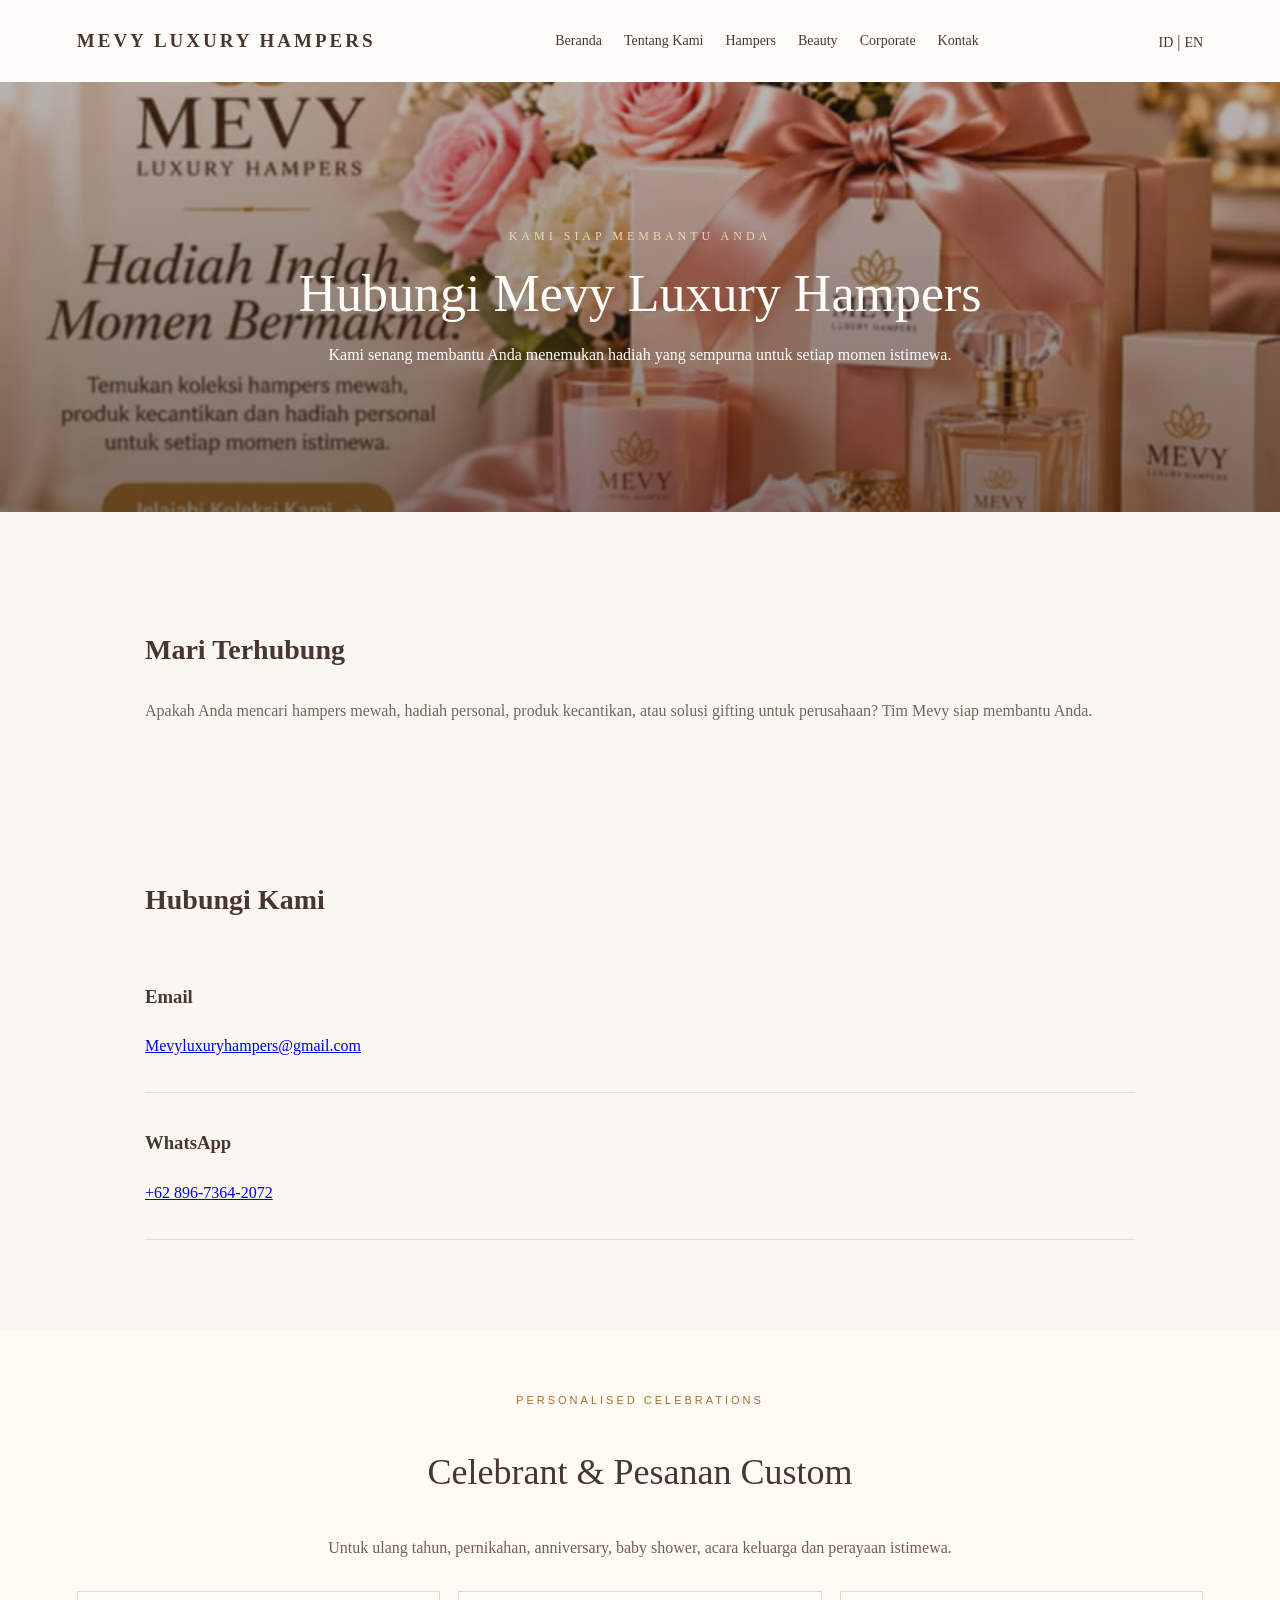
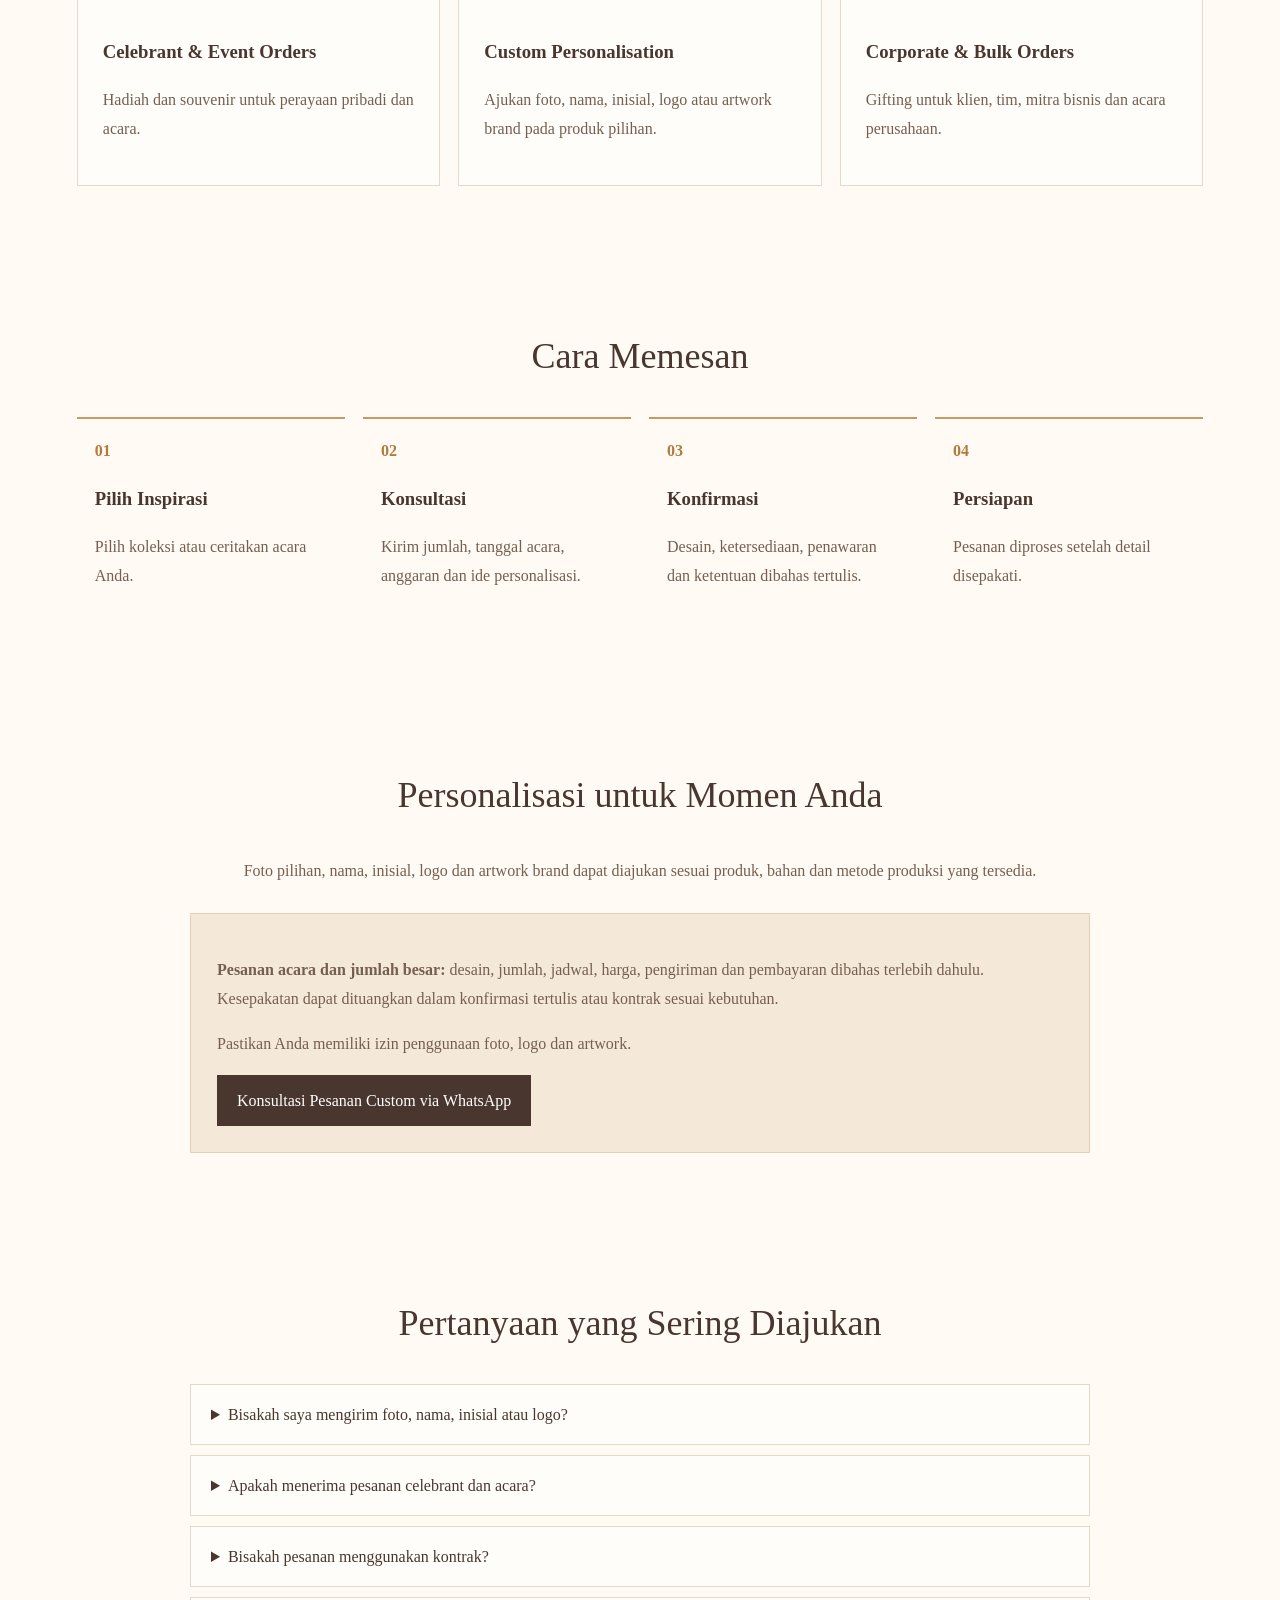
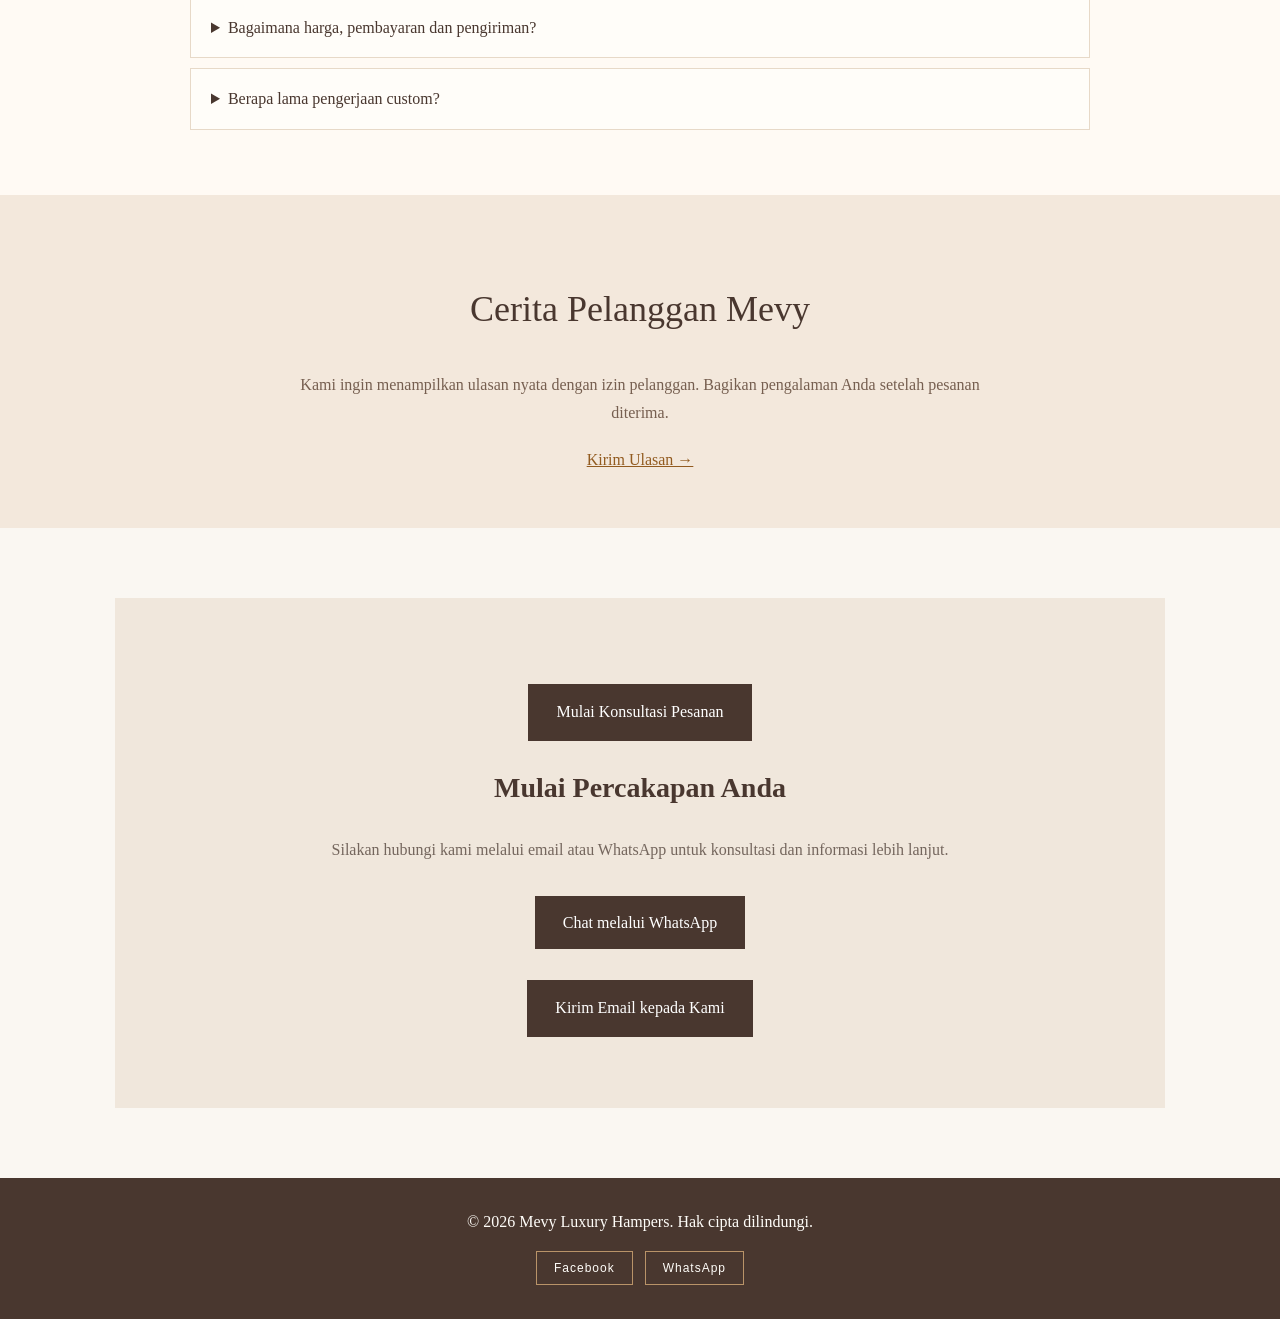
<file: contact.html>
<!DOCTYPE html>
<html lang="id">
<head>
<meta charset="UTF-8">
<meta name="viewport" content="width=device-width, initial-scale=1.0">
<title>Hubungi Kami | Mevy Luxury Hampers</title>
<link rel="stylesheet" href="style.css">
</head>
<body>
<header>
<div class="logo">MEVY LUXURY HAMPERS</div>
<nav>
<a href="index.html">Beranda</a>
<a href="about.html">Tentang Kami</a>
<a href="hampers.html">Hampers</a>
<a href="beauty.html">Beauty</a>
<a href="corporate.html">Corporate</a>
<a href="contact.html">Kontak</a>
</nav>
<div class="language"><a href="contact.html">ID</a> | <a href="en/contact.html">EN</a></div>
</header>

<main>
<section class="photo-hero">
    <img src="images/hero-hamper.jpg" alt="Mevy Luxury Hampers elegant gift collection">
    <div class="photo-hero-content">
<p class="subtitle">KAMI SIAP MEMBANTU ANDA</p>
<h1>Hubungi Mevy Luxury Hampers</h1>
<p>Kami senang membantu Anda menemukan hadiah yang sempurna untuk setiap momen istimewa.</p>
</div>
</section>

<section class="about-story">
<h2>Mari Terhubung</h2>
<p>Apakah Anda mencari hampers mewah, hadiah personal, produk kecantikan, atau solusi gifting untuk perusahaan? Tim Mevy siap membantu Anda.</p>
</section>

<section class="about-values">
<h2>Hubungi Kami</h2>
<div class="value-item">
<h3>Email</h3>
<p><a href="mailto:Mevyluxuryhampers@gmail.com">Mevyluxuryhampers@gmail.com</a></p>
</div>
<div class="value-item">
<h3>WhatsApp</h3>
<p><a href="https://wa.me/6289673642072" target="_blank" rel="noopener noreferrer">+62 896-7364-2072</a></p>
</div>
</section>

<section class="service-section"><div class="service-heading"><span class="service-kicker">PERSONALISED CELEBRATIONS</span><h2>Celebrant & Pesanan Custom</h2><p>Untuk ulang tahun, pernikahan, anniversary, baby shower, acara keluarga dan perayaan istimewa.</p></div><div class="service-grid"><article class="service-card"><h3>Celebrant & Event Orders</h3><p>Hadiah dan souvenir untuk perayaan pribadi dan acara.</p></article><article class="service-card"><h3>Custom Personalisation</h3><p>Ajukan foto, nama, inisial, logo atau artwork brand pada produk pilihan.</p></article><article class="service-card"><h3>Corporate & Bulk Orders</h3><p>Gifting untuk klien, tim, mitra bisnis dan acara perusahaan.</p></article></div></section>
<section class="service-section service-steps"><div class="service-heading"><h2>Cara Memesan</h2></div><div class="step-grid"><div><b>01</b><h3>Pilih Inspirasi</h3><p>Pilih koleksi atau ceritakan acara Anda.</p></div><div><b>02</b><h3>Konsultasi</h3><p>Kirim jumlah, tanggal acara, anggaran dan ide personalisasi.</p></div><div><b>03</b><h3>Konfirmasi</h3><p>Desain, ketersediaan, penawaran dan ketentuan dibahas tertulis.</p></div><div><b>04</b><h3>Persiapan</h3><p>Pesanan diproses setelah detail disepakati.</p></div></div></section>
<section class="service-section custom-commission"><div class="service-heading"><h2>Personalisasi untuk Momen Anda</h2><p>Foto pilihan, nama, inisial, logo dan artwork brand dapat diajukan sesuai produk, bahan dan metode produksi yang tersedia.</p></div><div class="commission-note"><p><strong>Pesanan acara dan jumlah besar:</strong> desain, jumlah, jadwal, harga, pengiriman dan pembayaran dibahas terlebih dahulu. Kesepakatan dapat dituangkan dalam konfirmasi tertulis atau kontrak sesuai kebutuhan.</p><p>Pastikan Anda memiliki izin penggunaan foto, logo dan artwork.</p><a class="service-button" href="https://wa.me/6289673642072?text=Halo%20Mevy%2C%20saya%20ingin%20membahas%20pesanan%20celebrant%20atau%20custom.">Konsultasi Pesanan Custom via WhatsApp</a></div></section>
<section class="service-section service-faq"><div class="service-heading"><h2>Pertanyaan yang Sering Diajukan</h2></div><details><summary>Bisakah saya mengirim foto, nama, inisial atau logo?</summary><p>Ya, dapat diajukan. Kelayakan bergantung pada produk, bahan, metode produksi dan kualitas file.</p></details><details><summary>Apakah menerima pesanan celebrant dan acara?</summary><p>Hubungi Mevy dengan jenis acara, tanggal, jumlah dan ide hadiah untuk membahas pilihan serta jadwal.</p></details><details><summary>Bisakah pesanan menggunakan kontrak?</summary><p>Untuk pesanan acara, corporate atau jumlah besar, ruang lingkup dan ketentuan dapat dibahas dalam penawaran, konfirmasi tertulis atau kontrak sesuai kesepakatan.</p></details><details><summary>Bagaimana harga, pembayaran dan pengiriman?</summary><p>Harga akhir, metode pembayaran, biaya dan jadwal pengiriman dikonfirmasi dalam penawaran sesuai produk dan tujuan.</p></details><details><summary>Berapa lama pengerjaan custom?</summary><p>Waktu bergantung pada jumlah, personalisasi, bahan dan ketersediaan. Sampaikan tanggal acara sejak awal.</p></details></section>
<section class="service-section review-invite"><h2>Cerita Pelanggan Mevy</h2><p>Kami ingin menampilkan ulasan nyata dengan izin pelanggan. Bagikan pengalaman Anda setelah pesanan diterima.</p><a class="service-link" href="https://wa.me/6289673642072?text=Halo%20Mevy%2C%20saya%20ingin%20membagikan%20ulasan.">Kirim Ulasan →</a></section><section class="about-closing"><p><a class="service-button" href="https://wa.me/6289673642072?text=Halo%20Mevy%2C%20saya%20ingin%20bertanya%20tentang%20hampers%2C%20hadiah%20personal%20atau%20pesanan%20celebrant." target="_blank" rel="noopener noreferrer">Mulai Konsultasi Pesanan</a></p>
<h2>Mulai Percakapan Anda</h2>
<p>Silakan hubungi kami melalui email atau WhatsApp untuk konsultasi dan informasi lebih lanjut.</p>
<a href="https://wa.me/6289673642072" target="_blank" rel="noopener noreferrer">Chat melalui WhatsApp</a>
<p><a href="mailto:Mevyluxuryhampers@gmail.com">Kirim Email kepada Kami</a></p>
</section>
</main>

<footer><p>&copy; 2026 Mevy Luxury Hampers. Hak cipta dilindungi.</p>
<div class="mevy-social-links"><a href="https://www.facebook.com/profile.php?id=61591254103825" target="_blank" rel="noopener noreferrer" aria-label="Visit Mevy Luxury Hampers on Facebook">Facebook</a><a href="https://wa.me/6289673642072" target="_blank" rel="noopener noreferrer" aria-label="Contact Mevy Luxury Hampers on WhatsApp">WhatsApp</a></div>
</footer>
</body>
</html>
</file>
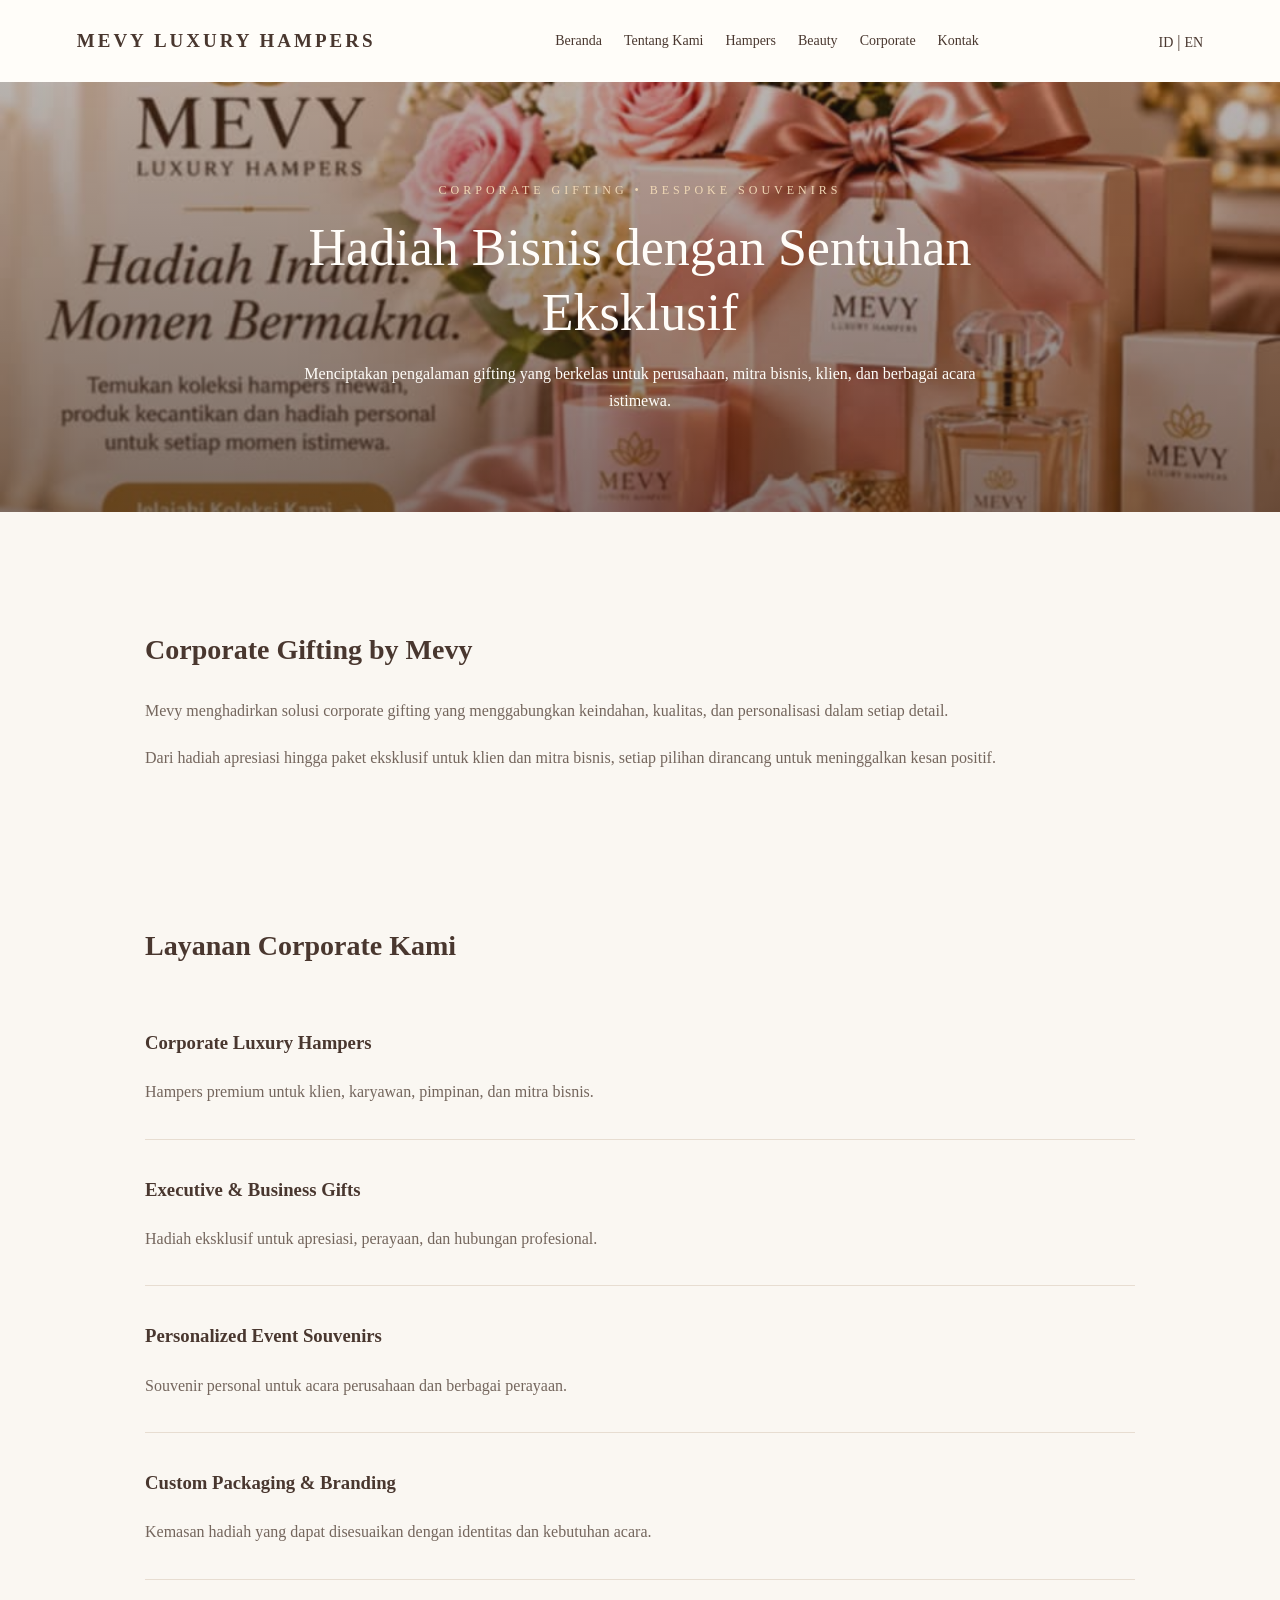
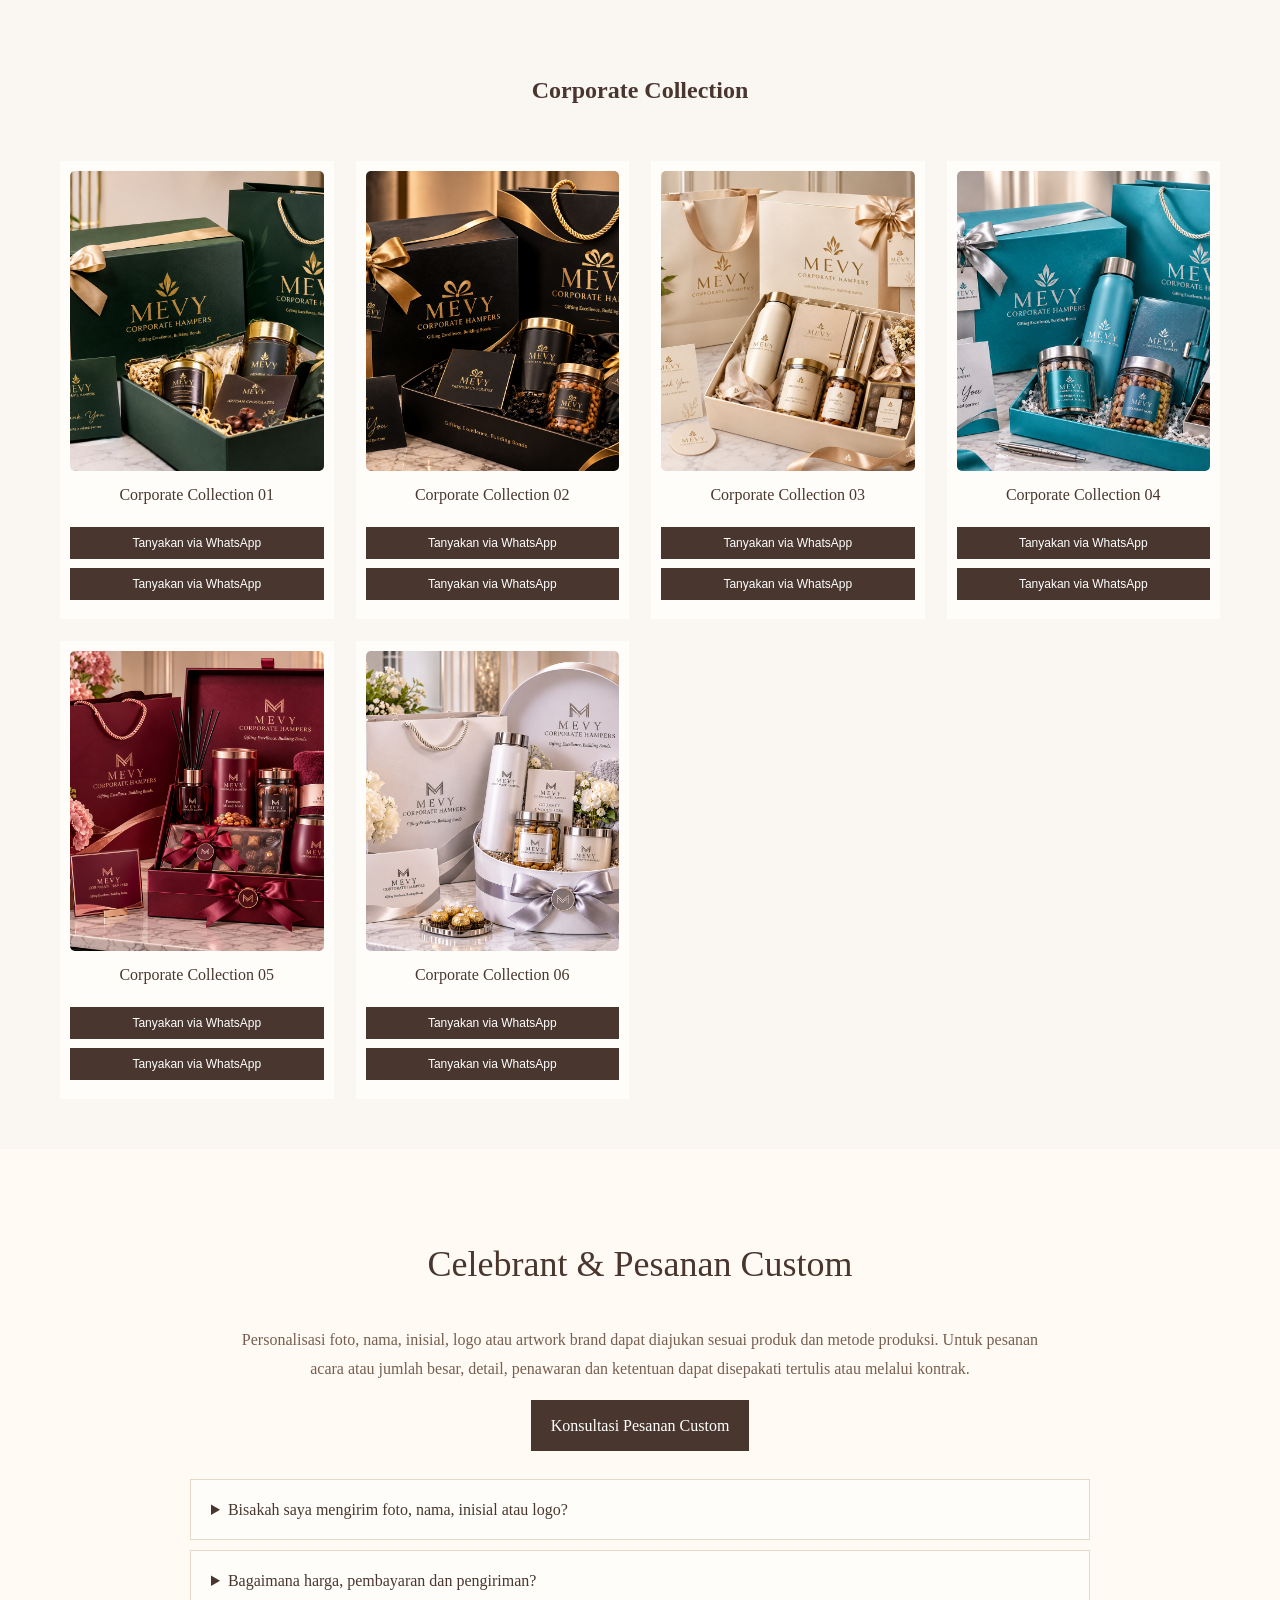
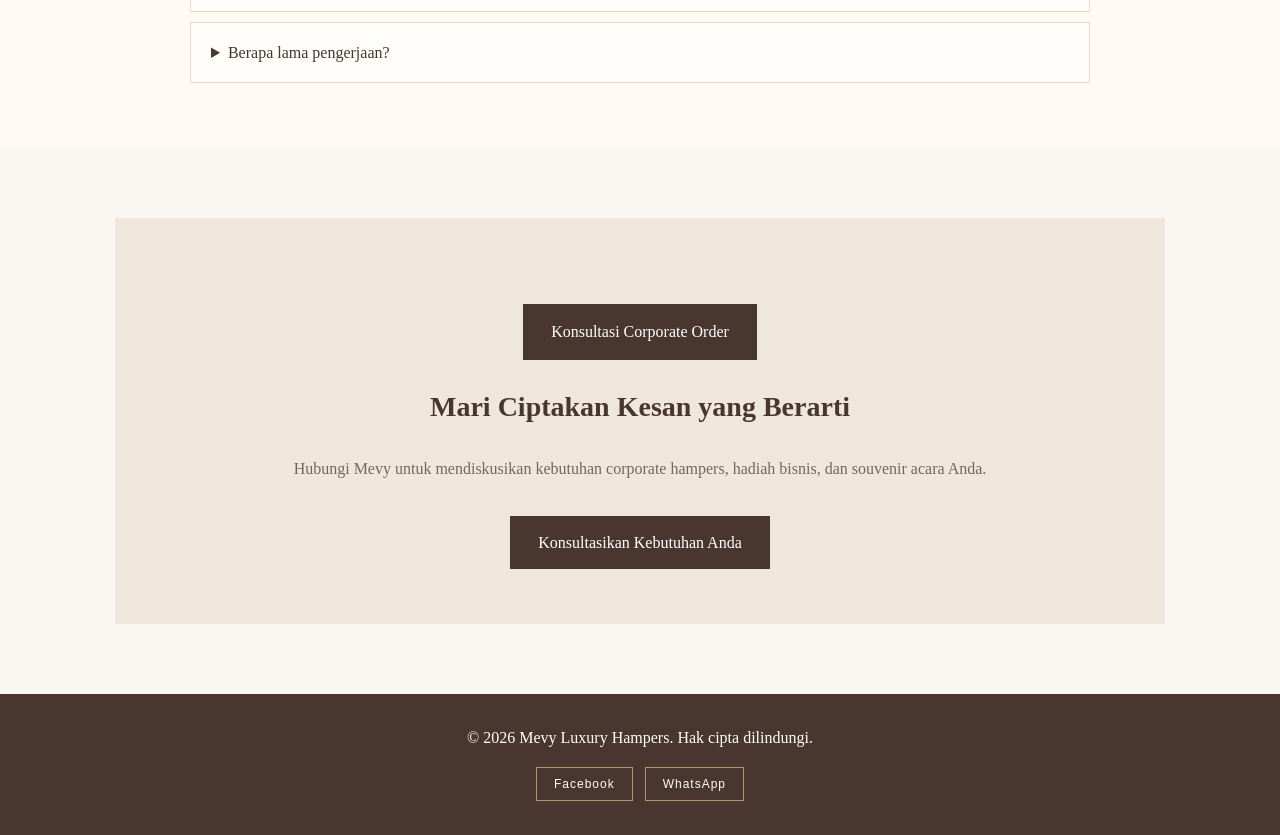
<file: corporate.html>
<!DOCTYPE html>
<html lang="id">
<head>
<meta charset="UTF-8">
<meta name="viewport" content="width=device-width, initial-scale=1.0">
<title>Corporate Gifting | Mevy Luxury Hampers</title>
<link rel="stylesheet" href="style.css">
<style>
.gallery{max-width:1200px;margin:50px auto;padding:0 20px;display:grid;grid-template-columns:repeat(auto-fit,minmax(260px,1fr));gap:22px}
.gallery img{width:100%;height:300px;object-fit:cover;border-radius:5px;display:block}
.gallery figure{margin:0;background:#fffdf9;padding:10px}
.gallery figcaption{text-align:center;padding:10px;color:#49372f}
</style>
</head>
<body>
<header>
<div class="logo">MEVY LUXURY HAMPERS</div>
<nav>
<a href="index.html">Beranda</a>
<a href="about.html">Tentang Kami</a>
<a href="hampers.html">Hampers</a>
<a href="beauty.html">Beauty</a>
<a href="corporate.html">Corporate</a>
<a href="contact.html">Kontak</a>
</nav>
<div class="language"><a href="corporate.html">ID</a> | <a href="en/corporate.html">EN</a></div>
</header>

<main>
<section class="photo-hero">
    <img src="images/hero-hamper.jpg" alt="Mevy Luxury Hampers elegant gift collection">
    <div class="photo-hero-content">
<p class="subtitle">CORPORATE GIFTING • BESPOKE SOUVENIRS</p>
<h1>Hadiah Bisnis dengan Sentuhan Eksklusif</h1>
<p>Menciptakan pengalaman gifting yang berkelas untuk perusahaan, mitra bisnis, klien, dan berbagai acara istimewa.</p>
</div>
</section>

<section class="about-story">
<h2>Corporate Gifting by Mevy</h2>
<p>Mevy menghadirkan solusi corporate gifting yang menggabungkan keindahan, kualitas, dan personalisasi dalam setiap detail.</p>
<p>Dari hadiah apresiasi hingga paket eksklusif untuk klien dan mitra bisnis, setiap pilihan dirancang untuk meninggalkan kesan positif.</p>
</section>

<section class="about-values">
<h2>Layanan Corporate Kami</h2>
<div class="value-item"><h3>Corporate Luxury Hampers</h3><p>Hampers premium untuk klien, karyawan, pimpinan, dan mitra bisnis.</p></div>
<div class="value-item"><h3>Executive & Business Gifts</h3><p>Hadiah eksklusif untuk apresiasi, perayaan, dan hubungan profesional.</p></div>
<div class="value-item"><h3>Personalized Event Souvenirs</h3><p>Souvenir personal untuk acara perusahaan dan berbagai perayaan.</p></div>
<div class="value-item"><h3>Custom Packaging & Branding</h3><p>Kemasan hadiah yang dapat disesuaikan dengan identitas dan kebutuhan acara.</p></div>
</section>

<section>
<h2 style="text-align:center">Corporate Collection</h2>
<div class="gallery">
<figure><img src="images/Corporate1.jpg" alt="Corporate gift collection 1"><figcaption>Corporate Collection 01</figcaption><a class="gallery-order-link" target="_blank" rel="noopener noreferrer" href="https://wa.me/6289673642072?text=Halo%20Mevy%2C%20saya%20tertarik%20dengan%20koleksi%20ini.%20Mohon%20informasi%20detail%2C%20harga%20dan%20ketersediaannya.">Tanyakan via WhatsApp</a><a class="gallery-order-link" target="_blank" rel="noopener noreferrer" href="https://wa.me/6289673642072?text=Halo%20Mevy%2C%20saya%20tertarik%20dengan%20koleksi%20ini.%20Mohon%20informasi%20detail%2C%20harga%20dan%20ketersediaannya.">Tanyakan via WhatsApp</a></figure>
<figure><img src="images/Corporate2.jpg" alt="Corporate gift collection 2"><figcaption>Corporate Collection 02</figcaption><a class="gallery-order-link" target="_blank" rel="noopener noreferrer" href="https://wa.me/6289673642072?text=Halo%20Mevy%2C%20saya%20tertarik%20dengan%20koleksi%20ini.%20Mohon%20informasi%20detail%2C%20harga%20dan%20ketersediaannya.">Tanyakan via WhatsApp</a><a class="gallery-order-link" target="_blank" rel="noopener noreferrer" href="https://wa.me/6289673642072?text=Halo%20Mevy%2C%20saya%20tertarik%20dengan%20koleksi%20ini.%20Mohon%20informasi%20detail%2C%20harga%20dan%20ketersediaannya.">Tanyakan via WhatsApp</a></figure>
<figure><img src="images/Corporate3.jpg" alt="Corporate gift collection 3"><figcaption>Corporate Collection 03</figcaption><a class="gallery-order-link" target="_blank" rel="noopener noreferrer" href="https://wa.me/6289673642072?text=Halo%20Mevy%2C%20saya%20tertarik%20dengan%20koleksi%20ini.%20Mohon%20informasi%20detail%2C%20harga%20dan%20ketersediaannya.">Tanyakan via WhatsApp</a><a class="gallery-order-link" target="_blank" rel="noopener noreferrer" href="https://wa.me/6289673642072?text=Halo%20Mevy%2C%20saya%20tertarik%20dengan%20koleksi%20ini.%20Mohon%20informasi%20detail%2C%20harga%20dan%20ketersediaannya.">Tanyakan via WhatsApp</a></figure>
<figure><img src="images/Corporate4.jpg" alt="Corporate gift collection 4"><figcaption>Corporate Collection 04</figcaption><a class="gallery-order-link" target="_blank" rel="noopener noreferrer" href="https://wa.me/6289673642072?text=Halo%20Mevy%2C%20saya%20tertarik%20dengan%20koleksi%20ini.%20Mohon%20informasi%20detail%2C%20harga%20dan%20ketersediaannya.">Tanyakan via WhatsApp</a><a class="gallery-order-link" target="_blank" rel="noopener noreferrer" href="https://wa.me/6289673642072?text=Halo%20Mevy%2C%20saya%20tertarik%20dengan%20koleksi%20ini.%20Mohon%20informasi%20detail%2C%20harga%20dan%20ketersediaannya.">Tanyakan via WhatsApp</a></figure>
<figure><img src="images/Corporate5.jpg" alt="Corporate gift collection 5"><figcaption>Corporate Collection 05</figcaption><a class="gallery-order-link" target="_blank" rel="noopener noreferrer" href="https://wa.me/6289673642072?text=Halo%20Mevy%2C%20saya%20tertarik%20dengan%20koleksi%20ini.%20Mohon%20informasi%20detail%2C%20harga%20dan%20ketersediaannya.">Tanyakan via WhatsApp</a><a class="gallery-order-link" target="_blank" rel="noopener noreferrer" href="https://wa.me/6289673642072?text=Halo%20Mevy%2C%20saya%20tertarik%20dengan%20koleksi%20ini.%20Mohon%20informasi%20detail%2C%20harga%20dan%20ketersediaannya.">Tanyakan via WhatsApp</a></figure>
<figure><img src="images/Corporate6.jpg" alt="Corporate gift collection 6"><figcaption>Corporate Collection 06</figcaption><a class="gallery-order-link" target="_blank" rel="noopener noreferrer" href="https://wa.me/6289673642072?text=Halo%20Mevy%2C%20saya%20tertarik%20dengan%20koleksi%20ini.%20Mohon%20informasi%20detail%2C%20harga%20dan%20ketersediaannya.">Tanyakan via WhatsApp</a><a class="gallery-order-link" target="_blank" rel="noopener noreferrer" href="https://wa.me/6289673642072?text=Halo%20Mevy%2C%20saya%20tertarik%20dengan%20koleksi%20ini.%20Mohon%20informasi%20detail%2C%20harga%20dan%20ketersediaannya.">Tanyakan via WhatsApp</a></figure>
</div>
</section>

<section class="service-section"><div class="service-heading"><h2>Celebrant & Pesanan Custom</h2><p>Personalisasi foto, nama, inisial, logo atau artwork brand dapat diajukan sesuai produk dan metode produksi. Untuk pesanan acara atau jumlah besar, detail, penawaran dan ketentuan dapat disepakati tertulis atau melalui kontrak.</p><a class="service-button" href="https://wa.me/6289673642072?text=Halo%20Mevy%2C%20saya%20ingin%20membahas%20pesanan%20celebrant%20atau%20custom.">Konsultasi Pesanan Custom</a></div><div class="service-faq"><details><summary>Bisakah saya mengirim foto, nama, inisial atau logo?</summary><p>Ya, dapat diajukan. Kelayakan bergantung pada produk, bahan dan metode produksi.</p></details><details><summary>Bagaimana harga, pembayaran dan pengiriman?</summary><p>Detail akhir dikonfirmasi dalam penawaran atau konfirmasi pesanan sesuai produk dan tujuan.</p></details><details><summary>Berapa lama pengerjaan?</summary><p>Waktu bergantung pada jumlah, personalisasi dan ketersediaan. Sampaikan tanggal acara sejak awal.</p></details></div></section>
<section class="about-closing"><p><a class="service-button" href="https://wa.me/6289673642072?text=Halo%20Mevy%2C%20saya%20ingin%20mendiskusikan%20corporate%20gifting%20atau%20pesanan%20dalam%20jumlah%20besar." target="_blank" rel="noopener noreferrer">Konsultasi Corporate Order</a></p>
<h2>Mari Ciptakan Kesan yang Berarti</h2>
<p>Hubungi Mevy untuk mendiskusikan kebutuhan corporate hampers, hadiah bisnis, dan souvenir acara Anda.</p>
<a href="contact.html">Konsultasikan Kebutuhan Anda</a>
</section>
</main>
<footer><p>&copy; 2026 Mevy Luxury Hampers. Hak cipta dilindungi.</p>
<div class="mevy-social-links"><a href="https://www.facebook.com/profile.php?id=61591254103825" target="_blank" rel="noopener noreferrer" aria-label="Visit Mevy Luxury Hampers on Facebook">Facebook</a><a href="https://wa.me/6289673642072" target="_blank" rel="noopener noreferrer" aria-label="Contact Mevy Luxury Hampers on WhatsApp">WhatsApp</a></div>
</footer>
</body>
</html>
</file>
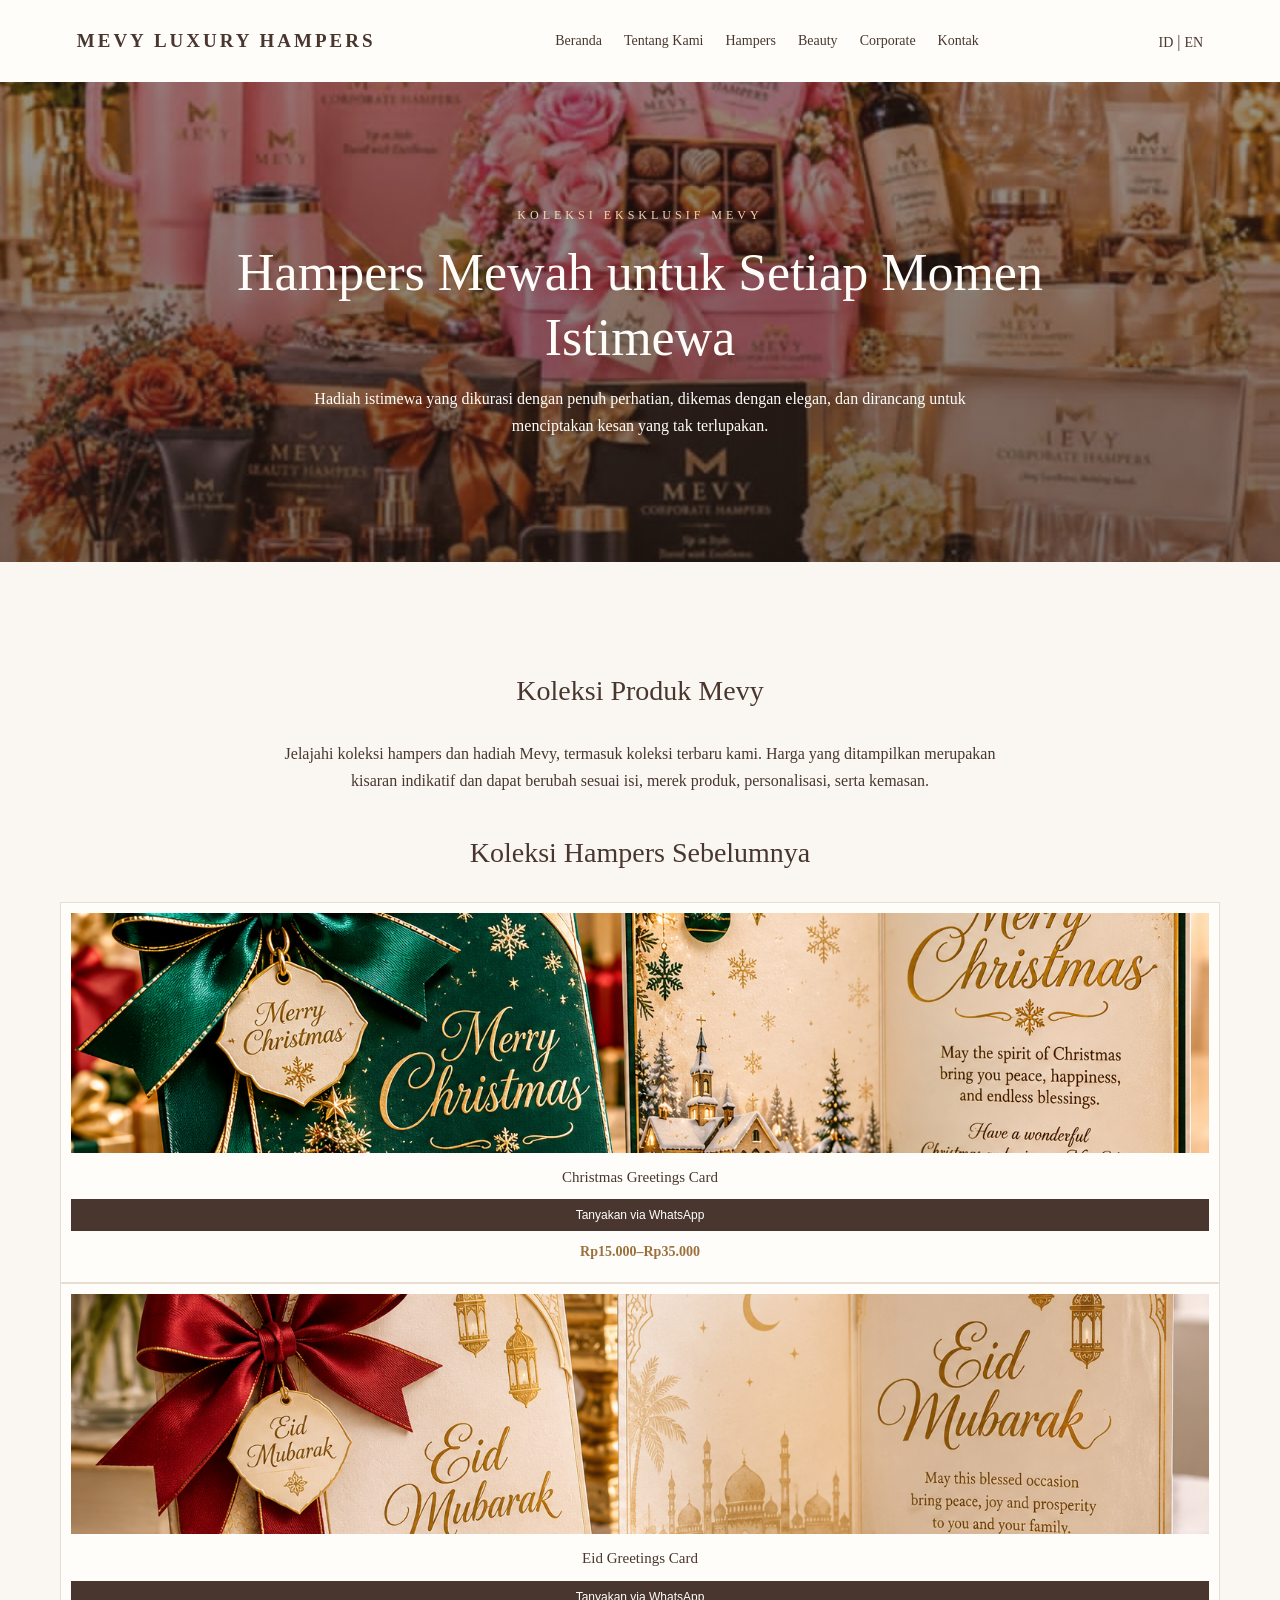
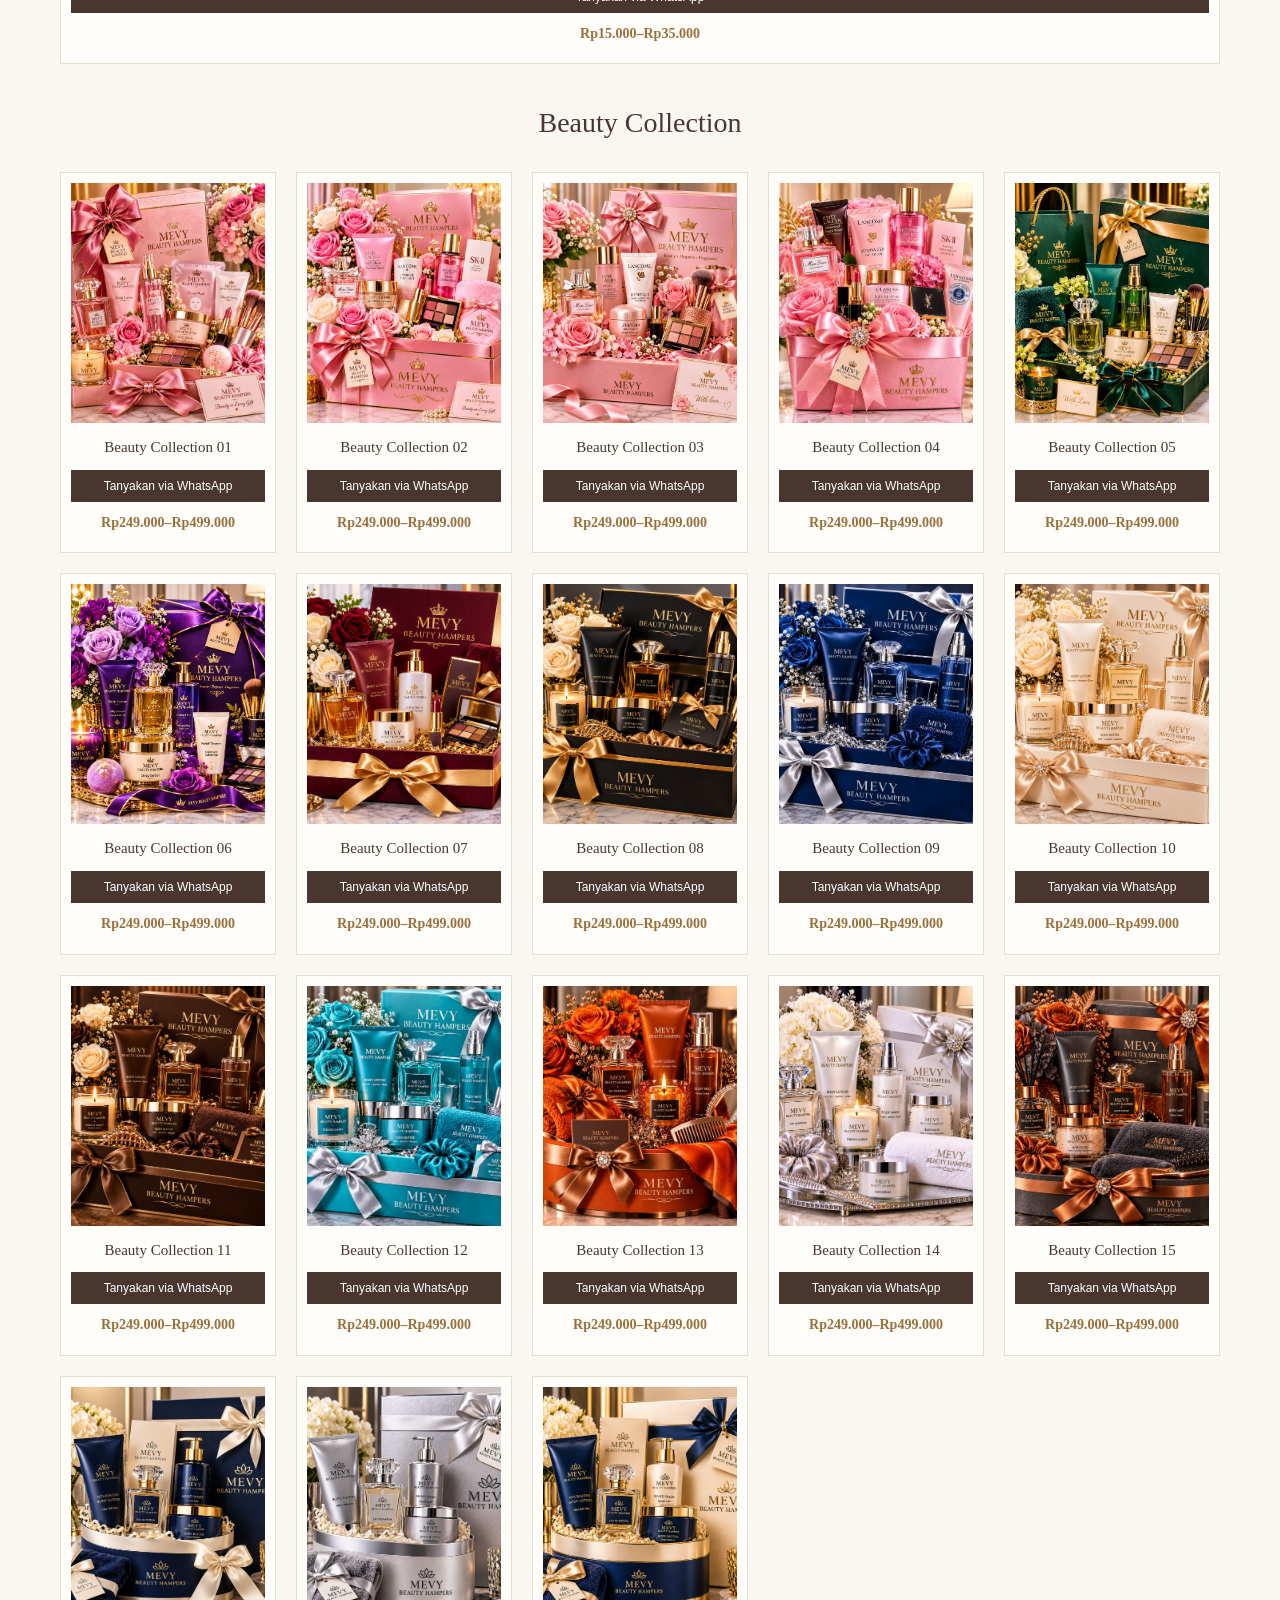
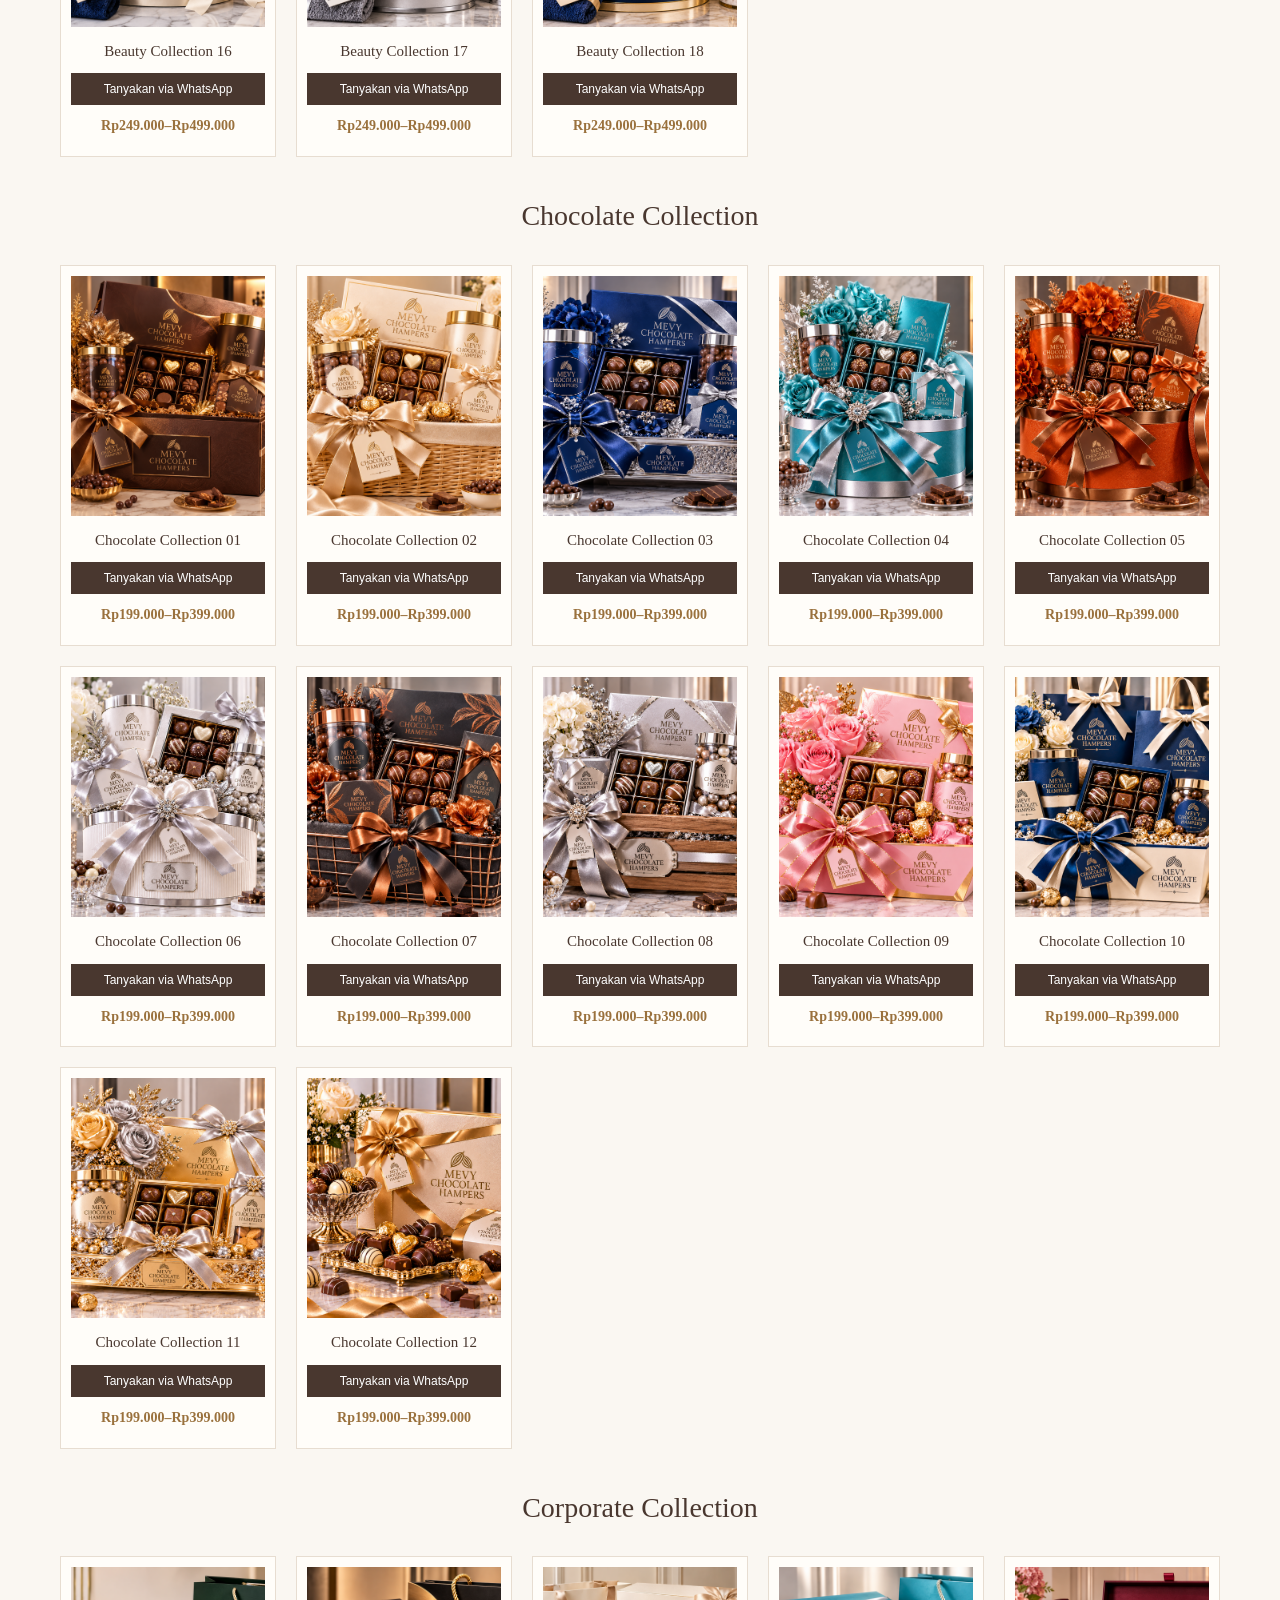
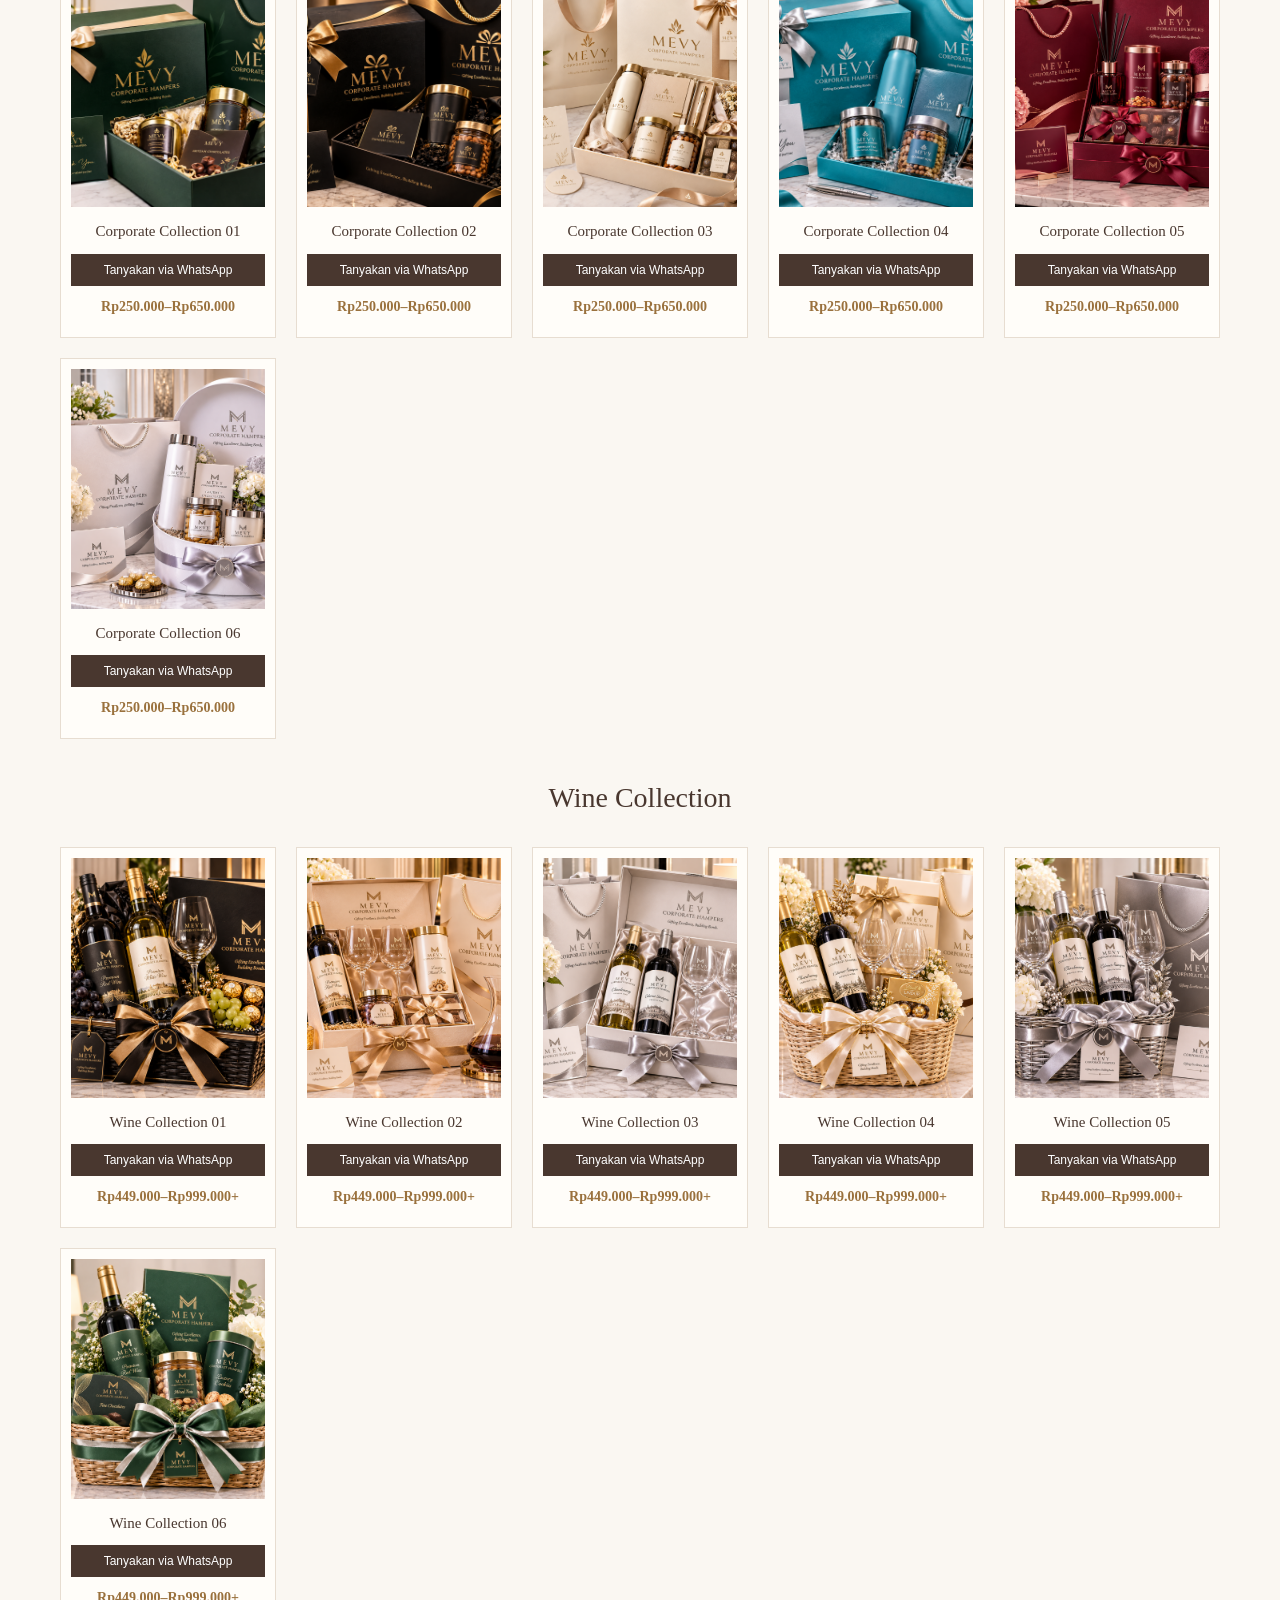
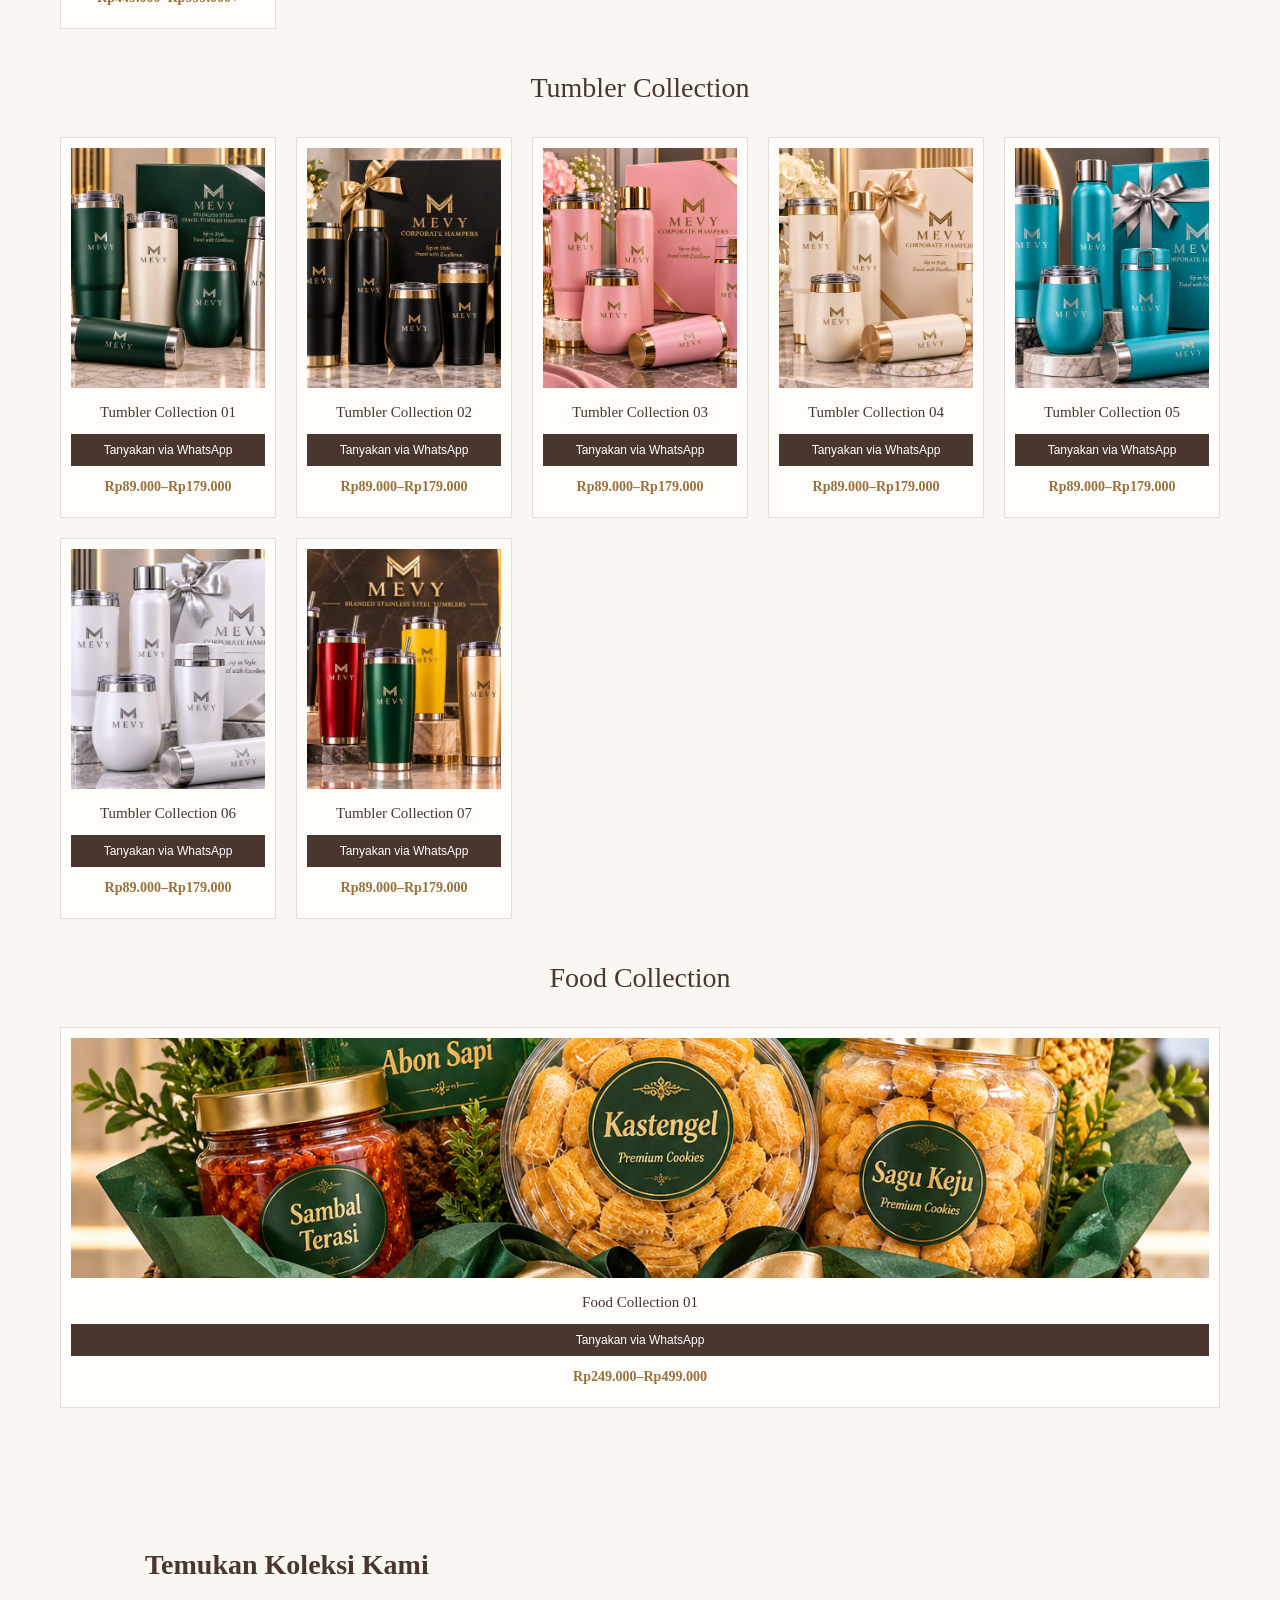
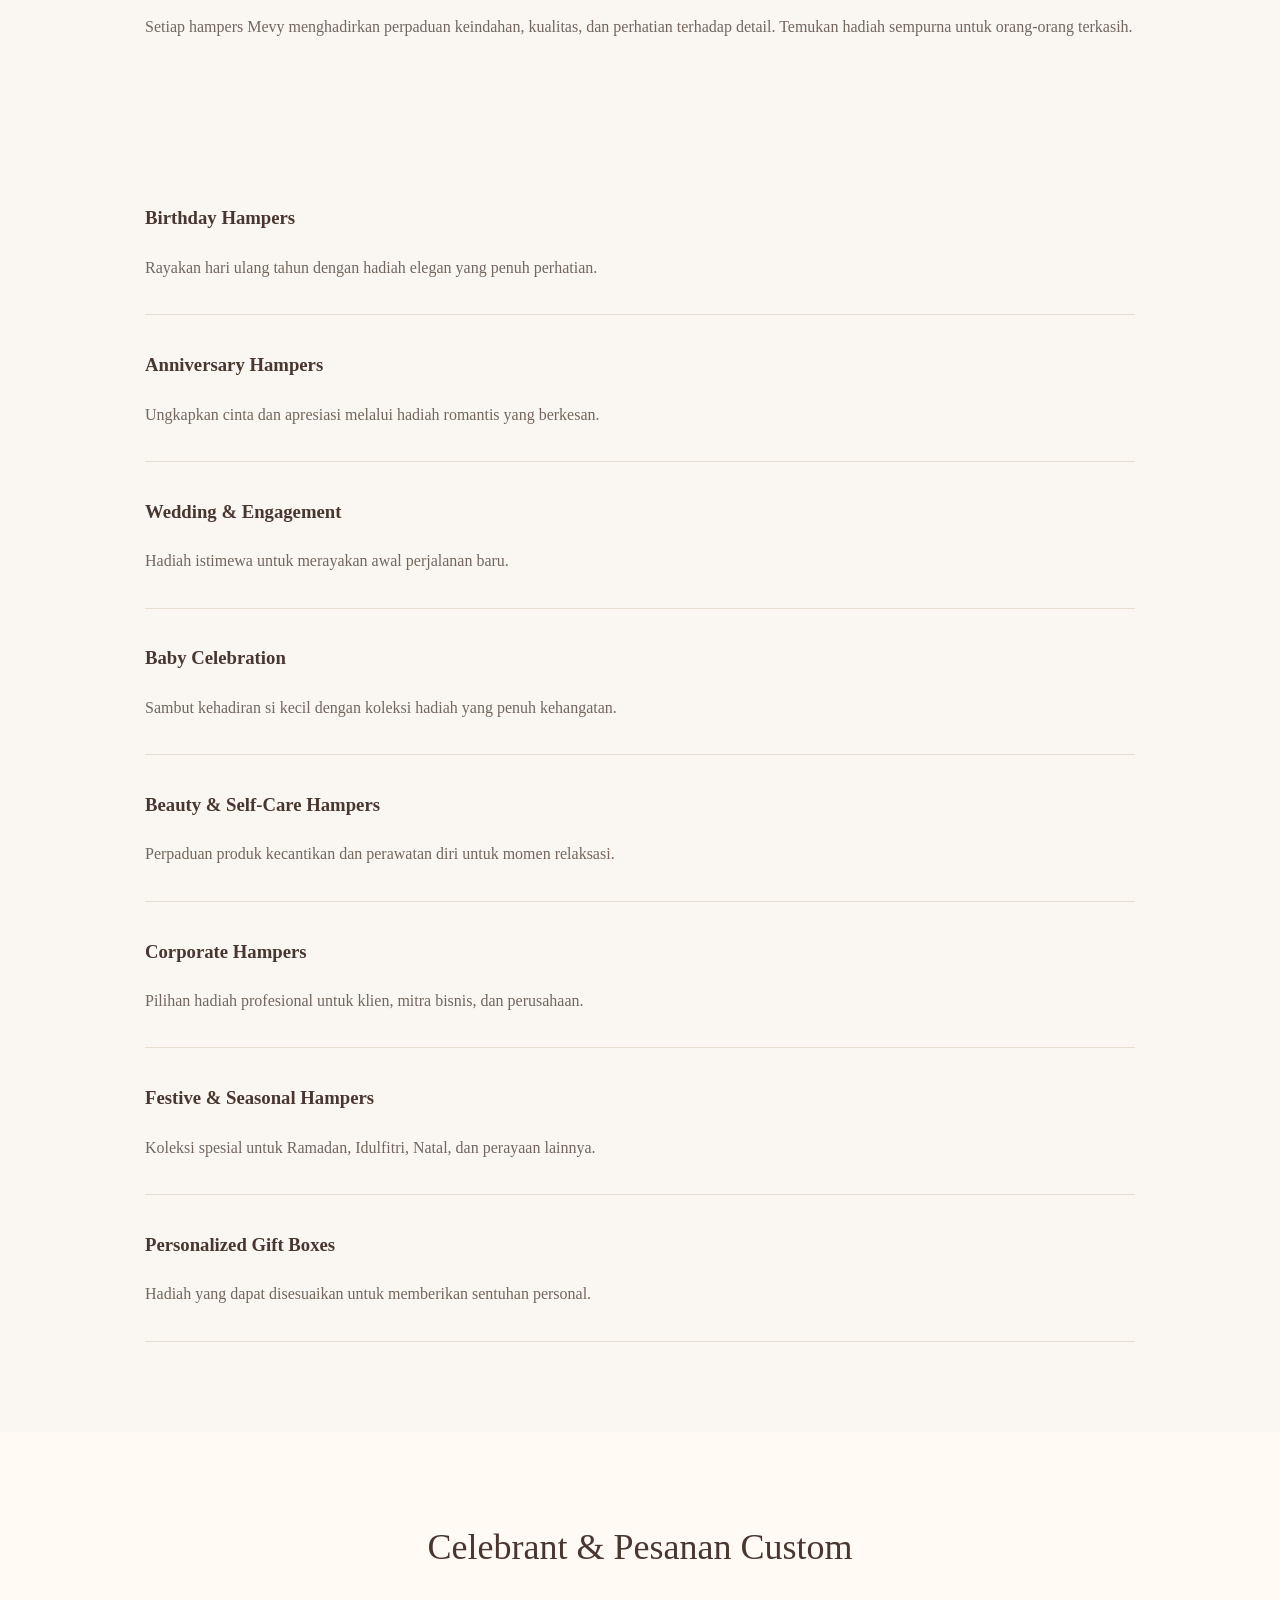
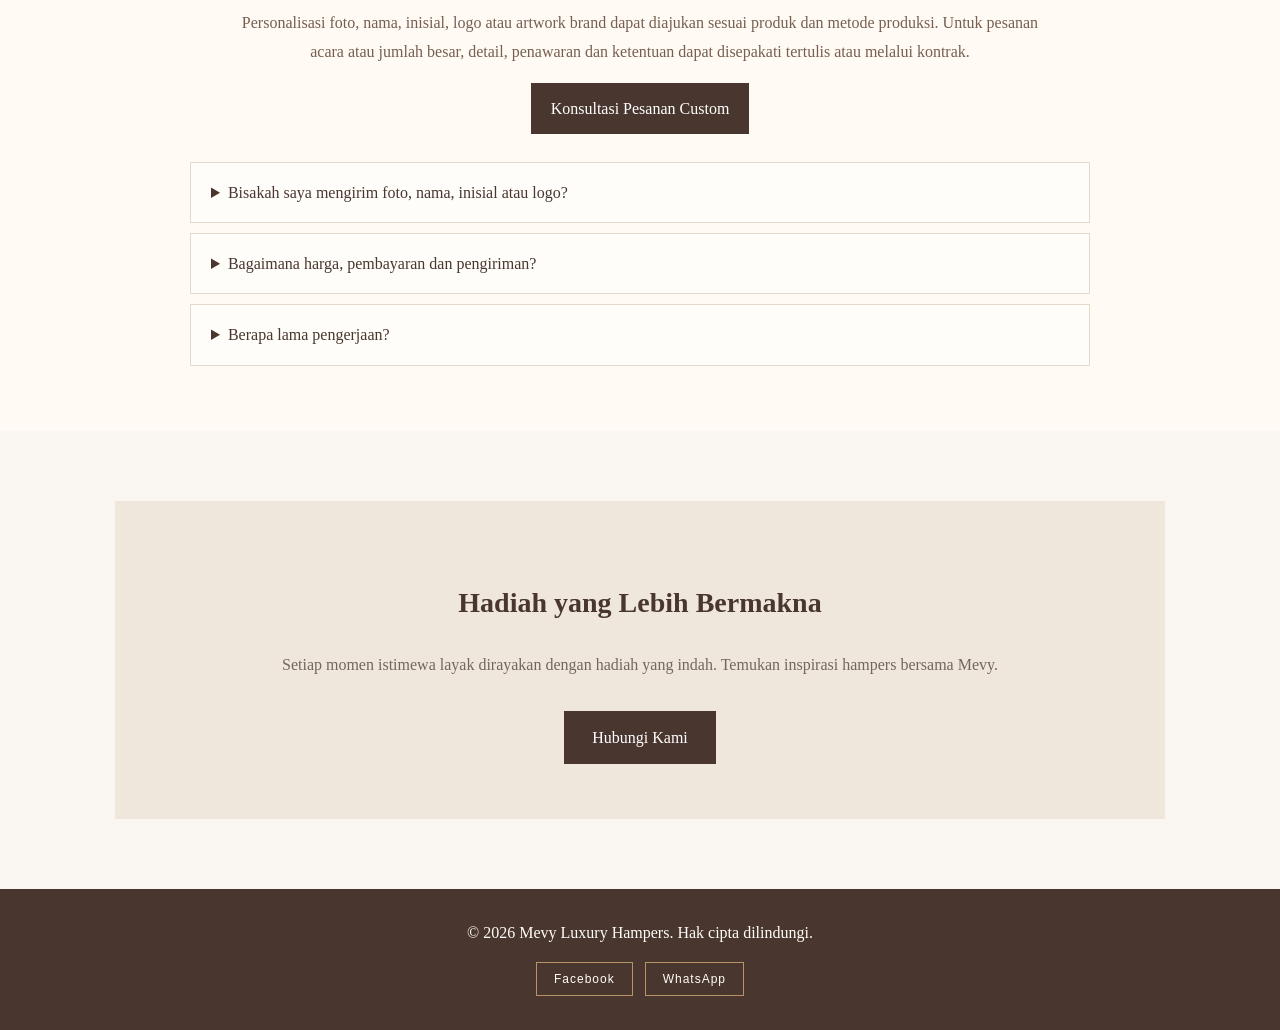
<file: hampers.html>
<!DOCTYPE html>
<html lang="id">
<head>
<meta charset="UTF-8">
<meta name="viewport" content="width=device-width, initial-scale=1.0">
<title>Koleksi Hampers Mewah | Mevy Luxury Hampers</title>
<meta name="description" content="Jelajahi koleksi hampers mewah Mevy Luxury Hampers untuk setiap momen istimewa.">
<link rel="stylesheet" href="style.css">
<style>
.product-gallery{max-width:1200px;margin:50px auto;padding:20px}
.product-gallery h2{text-align:center;color:#49372f;margin:35px 0 25px}
.gallery-grid{display:grid;grid-template-columns:repeat(auto-fit,minmax(190px,1fr));gap:20px}
.gallery-card{background:#fffdf9;padding:10px;border:1px solid #e7ddd1}
.gallery-card img{width:100%;height:240px;object-fit:cover;display:block}
.gallery-card h3{text-align:center;color:#49372f;font-size:15px;font-weight:normal;margin:12px 0 5px}.gallery-price{text-align:center;color:#9a713d;font-weight:700;font-size:14px;margin:4px 0 8px}
.collection-intro{text-align:center;color:#49372f;margin:10px auto 30px;max-width:750px}
</style>
</head>
<body>

<header>
<div class="logo">MEVY LUXURY HAMPERS</div>
<nav>
<a href="index.html">Beranda</a>
<a href="about.html">Tentang Kami</a>
<a href="hampers.html">Hampers</a>
<a href="beauty.html">Beauty</a>
<a href="corporate.html">Corporate</a>
<a href="contact.html">Kontak</a>
</nav>
<div class="language">
<a href="hampers.html">ID</a> |
<a href="en/hampers.html">EN</a>
</div>
</header>

<main>
<section class="hampers-hero">
    <img src="images/mevy-hero.jpg" alt="Mevy Luxury Hampers collection">
    <div class="hampers-hero-content">
        <p class="subtitle">KOLEKSI EKSKLUSIF MEVY</p>
        <h1>Hampers Mewah untuk Setiap Momen Istimewa</h1>
        <p>Hadiah istimewa yang dikurasi dengan penuh perhatian, dikemas dengan elegan, dan dirancang untuk menciptakan kesan yang tak terlupakan.</p>
    </div>
</section>


<section class="product-gallery">
<h2>Koleksi Produk Mevy</h2>
<p class="collection-intro">Jelajahi koleksi hampers dan hadiah Mevy, termasuk koleksi terbaru kami. Harga yang ditampilkan merupakan kisaran indikatif dan dapat berubah sesuai isi, merek produk, personalisasi, serta kemasan.</p>

<h2>Koleksi Hampers Sebelumnya</h2>
<div class="gallery-card"><img src="images/gift-promotion.jpg" alt="Christmas Greetings Card"><h3>Christmas Greetings Card</h3><a class="gallery-order-link" target="_blank" rel="noopener noreferrer" href="https://wa.me/6289673642072?text=Halo%20Mevy%2C%20saya%20tertarik%20dengan%20koleksi%20ini.%20Mohon%20informasi%20detail%2C%20harga%20dan%20ketersediaannya.">Tanyakan via WhatsApp</a><p class="gallery-price">Rp15.000–Rp35.000</p></div>

<div class="gallery-card"><img src="images/mevy-promotion.jpg" alt="Eid Greetings Card"><h3>Eid Greetings Card</h3><a class="gallery-order-link" target="_blank" rel="noopener noreferrer" href="https://wa.me/6289673642072?text=Halo%20Mevy%2C%20saya%20tertarik%20dengan%20koleksi%20ini.%20Mohon%20informasi%20detail%2C%20harga%20dan%20ketersediaannya.">Tanyakan via WhatsApp</a><p class="gallery-price">Rp15.000–Rp35.000</p></div>

</div>

<h2>Beauty Collection</h2>
<div class="gallery-grid">
<div class="gallery-card"><img src="images/Beauty1.jpg" alt="Beauty collection 1"><h3>Beauty Collection 01</h3><a class="gallery-order-link" target="_blank" rel="noopener noreferrer" href="https://wa.me/6289673642072?text=Halo%20Mevy%2C%20saya%20tertarik%20dengan%20koleksi%20ini.%20Mohon%20informasi%20detail%2C%20harga%20dan%20ketersediaannya.">Tanyakan via WhatsApp</a><p class="gallery-price">Rp249.000–Rp499.000</p></div>
<div class="gallery-card"><img src="images/Beauty2.jpg" alt="Beauty collection 2"><h3>Beauty Collection 02</h3><a class="gallery-order-link" target="_blank" rel="noopener noreferrer" href="https://wa.me/6289673642072?text=Halo%20Mevy%2C%20saya%20tertarik%20dengan%20koleksi%20ini.%20Mohon%20informasi%20detail%2C%20harga%20dan%20ketersediaannya.">Tanyakan via WhatsApp</a><p class="gallery-price">Rp249.000–Rp499.000</p></div>
<div class="gallery-card"><img src="images/Beauty3.jpg" alt="Beauty collection 3"><h3>Beauty Collection 03</h3><a class="gallery-order-link" target="_blank" rel="noopener noreferrer" href="https://wa.me/6289673642072?text=Halo%20Mevy%2C%20saya%20tertarik%20dengan%20koleksi%20ini.%20Mohon%20informasi%20detail%2C%20harga%20dan%20ketersediaannya.">Tanyakan via WhatsApp</a><p class="gallery-price">Rp249.000–Rp499.000</p></div>
<div class="gallery-card"><img src="images/Beauty4.jpg" alt="Beauty collection 4"><h3>Beauty Collection 04</h3><a class="gallery-order-link" target="_blank" rel="noopener noreferrer" href="https://wa.me/6289673642072?text=Halo%20Mevy%2C%20saya%20tertarik%20dengan%20koleksi%20ini.%20Mohon%20informasi%20detail%2C%20harga%20dan%20ketersediaannya.">Tanyakan via WhatsApp</a><p class="gallery-price">Rp249.000–Rp499.000</p></div>
<div class="gallery-card"><img src="images/Beauty5.jpg" alt="Beauty collection 5"><h3>Beauty Collection 05</h3><a class="gallery-order-link" target="_blank" rel="noopener noreferrer" href="https://wa.me/6289673642072?text=Halo%20Mevy%2C%20saya%20tertarik%20dengan%20koleksi%20ini.%20Mohon%20informasi%20detail%2C%20harga%20dan%20ketersediaannya.">Tanyakan via WhatsApp</a><p class="gallery-price">Rp249.000–Rp499.000</p></div>
<div class="gallery-card"><img src="images/Beauty6.jpg" alt="Beauty collection 6"><h3>Beauty Collection 06</h3><a class="gallery-order-link" target="_blank" rel="noopener noreferrer" href="https://wa.me/6289673642072?text=Halo%20Mevy%2C%20saya%20tertarik%20dengan%20koleksi%20ini.%20Mohon%20informasi%20detail%2C%20harga%20dan%20ketersediaannya.">Tanyakan via WhatsApp</a><p class="gallery-price">Rp249.000–Rp499.000</p></div>
<div class="gallery-card"><img src="images/Beauty7.jpg" alt="Beauty collection 7"><h3>Beauty Collection 07</h3><a class="gallery-order-link" target="_blank" rel="noopener noreferrer" href="https://wa.me/6289673642072?text=Halo%20Mevy%2C%20saya%20tertarik%20dengan%20koleksi%20ini.%20Mohon%20informasi%20detail%2C%20harga%20dan%20ketersediaannya.">Tanyakan via WhatsApp</a><p class="gallery-price">Rp249.000–Rp499.000</p></div>
<div class="gallery-card"><img src="images/Beauty8.jpg" alt="Beauty collection 8"><h3>Beauty Collection 08</h3><a class="gallery-order-link" target="_blank" rel="noopener noreferrer" href="https://wa.me/6289673642072?text=Halo%20Mevy%2C%20saya%20tertarik%20dengan%20koleksi%20ini.%20Mohon%20informasi%20detail%2C%20harga%20dan%20ketersediaannya.">Tanyakan via WhatsApp</a><p class="gallery-price">Rp249.000–Rp499.000</p></div>
<div class="gallery-card"><img src="images/Beauty9.jpg" alt="Beauty collection 9"><h3>Beauty Collection 09</h3><a class="gallery-order-link" target="_blank" rel="noopener noreferrer" href="https://wa.me/6289673642072?text=Halo%20Mevy%2C%20saya%20tertarik%20dengan%20koleksi%20ini.%20Mohon%20informasi%20detail%2C%20harga%20dan%20ketersediaannya.">Tanyakan via WhatsApp</a><p class="gallery-price">Rp249.000–Rp499.000</p></div>
<div class="gallery-card"><img src="images/Beauty10.jpg" alt="Beauty collection 10"><h3>Beauty Collection 10</h3><a class="gallery-order-link" target="_blank" rel="noopener noreferrer" href="https://wa.me/6289673642072?text=Halo%20Mevy%2C%20saya%20tertarik%20dengan%20koleksi%20ini.%20Mohon%20informasi%20detail%2C%20harga%20dan%20ketersediaannya.">Tanyakan via WhatsApp</a><p class="gallery-price">Rp249.000–Rp499.000</p></div>
<div class="gallery-card"><img src="images/Beauty11.jpg" alt="Beauty collection 11"><h3>Beauty Collection 11</h3><a class="gallery-order-link" target="_blank" rel="noopener noreferrer" href="https://wa.me/6289673642072?text=Halo%20Mevy%2C%20saya%20tertarik%20dengan%20koleksi%20ini.%20Mohon%20informasi%20detail%2C%20harga%20dan%20ketersediaannya.">Tanyakan via WhatsApp</a><p class="gallery-price">Rp249.000–Rp499.000</p></div>
<div class="gallery-card"><img src="images/Beauty12.jpg" alt="Beauty collection 12"><h3>Beauty Collection 12</h3><a class="gallery-order-link" target="_blank" rel="noopener noreferrer" href="https://wa.me/6289673642072?text=Halo%20Mevy%2C%20saya%20tertarik%20dengan%20koleksi%20ini.%20Mohon%20informasi%20detail%2C%20harga%20dan%20ketersediaannya.">Tanyakan via WhatsApp</a><p class="gallery-price">Rp249.000–Rp499.000</p></div>
<div class="gallery-card"><img src="images/Beauty13.jpg" alt="Beauty collection 13"><h3>Beauty Collection 13</h3><a class="gallery-order-link" target="_blank" rel="noopener noreferrer" href="https://wa.me/6289673642072?text=Halo%20Mevy%2C%20saya%20tertarik%20dengan%20koleksi%20ini.%20Mohon%20informasi%20detail%2C%20harga%20dan%20ketersediaannya.">Tanyakan via WhatsApp</a><p class="gallery-price">Rp249.000–Rp499.000</p></div>
<div class="gallery-card"><img src="images/Beauty14.jpg" alt="Beauty collection 14"><h3>Beauty Collection 14</h3><a class="gallery-order-link" target="_blank" rel="noopener noreferrer" href="https://wa.me/6289673642072?text=Halo%20Mevy%2C%20saya%20tertarik%20dengan%20koleksi%20ini.%20Mohon%20informasi%20detail%2C%20harga%20dan%20ketersediaannya.">Tanyakan via WhatsApp</a><p class="gallery-price">Rp249.000–Rp499.000</p></div>
<div class="gallery-card"><img src="images/Beauty15.jpg" alt="Beauty collection 15"><h3>Beauty Collection 15</h3><a class="gallery-order-link" target="_blank" rel="noopener noreferrer" href="https://wa.me/6289673642072?text=Halo%20Mevy%2C%20saya%20tertarik%20dengan%20koleksi%20ini.%20Mohon%20informasi%20detail%2C%20harga%20dan%20ketersediaannya.">Tanyakan via WhatsApp</a><p class="gallery-price">Rp249.000–Rp499.000</p></div>
<div class="gallery-card"><img src="images/Beauty16.jpg" alt="Beauty collection 16"><h3>Beauty Collection 16</h3><a class="gallery-order-link" target="_blank" rel="noopener noreferrer" href="https://wa.me/6289673642072?text=Halo%20Mevy%2C%20saya%20tertarik%20dengan%20koleksi%20ini.%20Mohon%20informasi%20detail%2C%20harga%20dan%20ketersediaannya.">Tanyakan via WhatsApp</a><p class="gallery-price">Rp249.000–Rp499.000</p></div>
<div class="gallery-card"><img src="images/Beauty17.jpg" alt="Beauty collection 17"><h3>Beauty Collection 17</h3><a class="gallery-order-link" target="_blank" rel="noopener noreferrer" href="https://wa.me/6289673642072?text=Halo%20Mevy%2C%20saya%20tertarik%20dengan%20koleksi%20ini.%20Mohon%20informasi%20detail%2C%20harga%20dan%20ketersediaannya.">Tanyakan via WhatsApp</a><p class="gallery-price">Rp249.000–Rp499.000</p></div>
<div class="gallery-card"><img src="images/Beauty18.jpg" alt="Beauty collection 18"><h3>Beauty Collection 18</h3><a class="gallery-order-link" target="_blank" rel="noopener noreferrer" href="https://wa.me/6289673642072?text=Halo%20Mevy%2C%20saya%20tertarik%20dengan%20koleksi%20ini.%20Mohon%20informasi%20detail%2C%20harga%20dan%20ketersediaannya.">Tanyakan via WhatsApp</a><p class="gallery-price">Rp249.000–Rp499.000</p></div>
</div>

<h2>Chocolate Collection</h2>
<div class="gallery-grid">
<div class="gallery-card"><img src="images/Chocolate1.jpg" alt="Chocolate collection 1"><h3>Chocolate Collection 01</h3><a class="gallery-order-link" target="_blank" rel="noopener noreferrer" href="https://wa.me/6289673642072?text=Halo%20Mevy%2C%20saya%20tertarik%20dengan%20koleksi%20ini.%20Mohon%20informasi%20detail%2C%20harga%20dan%20ketersediaannya.">Tanyakan via WhatsApp</a><p class="gallery-price">Rp199.000–Rp399.000</p></div>
<div class="gallery-card"><img src="images/Chocolate2.jpg" alt="Chocolate collection 2"><h3>Chocolate Collection 02</h3><a class="gallery-order-link" target="_blank" rel="noopener noreferrer" href="https://wa.me/6289673642072?text=Halo%20Mevy%2C%20saya%20tertarik%20dengan%20koleksi%20ini.%20Mohon%20informasi%20detail%2C%20harga%20dan%20ketersediaannya.">Tanyakan via WhatsApp</a><p class="gallery-price">Rp199.000–Rp399.000</p></div>
<div class="gallery-card"><img src="images/Chocolate3.jpg" alt="Chocolate collection 3"><h3>Chocolate Collection 03</h3><a class="gallery-order-link" target="_blank" rel="noopener noreferrer" href="https://wa.me/6289673642072?text=Halo%20Mevy%2C%20saya%20tertarik%20dengan%20koleksi%20ini.%20Mohon%20informasi%20detail%2C%20harga%20dan%20ketersediaannya.">Tanyakan via WhatsApp</a><p class="gallery-price">Rp199.000–Rp399.000</p></div>
<div class="gallery-card"><img src="images/Chocolate4.jpg" alt="Chocolate collection 4"><h3>Chocolate Collection 04</h3><a class="gallery-order-link" target="_blank" rel="noopener noreferrer" href="https://wa.me/6289673642072?text=Halo%20Mevy%2C%20saya%20tertarik%20dengan%20koleksi%20ini.%20Mohon%20informasi%20detail%2C%20harga%20dan%20ketersediaannya.">Tanyakan via WhatsApp</a><p class="gallery-price">Rp199.000–Rp399.000</p></div>
<div class="gallery-card"><img src="images/Chocolate5.jpg" alt="Chocolate collection 5"><h3>Chocolate Collection 05</h3><a class="gallery-order-link" target="_blank" rel="noopener noreferrer" href="https://wa.me/6289673642072?text=Halo%20Mevy%2C%20saya%20tertarik%20dengan%20koleksi%20ini.%20Mohon%20informasi%20detail%2C%20harga%20dan%20ketersediaannya.">Tanyakan via WhatsApp</a><p class="gallery-price">Rp199.000–Rp399.000</p></div>
<div class="gallery-card"><img src="images/Chocolate6.jpg" alt="Chocolate collection 6"><h3>Chocolate Collection 06</h3><a class="gallery-order-link" target="_blank" rel="noopener noreferrer" href="https://wa.me/6289673642072?text=Halo%20Mevy%2C%20saya%20tertarik%20dengan%20koleksi%20ini.%20Mohon%20informasi%20detail%2C%20harga%20dan%20ketersediaannya.">Tanyakan via WhatsApp</a><p class="gallery-price">Rp199.000–Rp399.000</p></div>
<div class="gallery-card"><img src="images/Chocolate7.jpg" alt="Chocolate collection 7"><h3>Chocolate Collection 07</h3><a class="gallery-order-link" target="_blank" rel="noopener noreferrer" href="https://wa.me/6289673642072?text=Halo%20Mevy%2C%20saya%20tertarik%20dengan%20koleksi%20ini.%20Mohon%20informasi%20detail%2C%20harga%20dan%20ketersediaannya.">Tanyakan via WhatsApp</a><p class="gallery-price">Rp199.000–Rp399.000</p></div>
<div class="gallery-card"><img src="images/Chocolate8.jpg" alt="Chocolate collection 8"><h3>Chocolate Collection 08</h3><a class="gallery-order-link" target="_blank" rel="noopener noreferrer" href="https://wa.me/6289673642072?text=Halo%20Mevy%2C%20saya%20tertarik%20dengan%20koleksi%20ini.%20Mohon%20informasi%20detail%2C%20harga%20dan%20ketersediaannya.">Tanyakan via WhatsApp</a><p class="gallery-price">Rp199.000–Rp399.000</p></div>
<div class="gallery-card"><img src="images/Chocolate9.jpg" alt="Chocolate collection 9"><h3>Chocolate Collection 09</h3><a class="gallery-order-link" target="_blank" rel="noopener noreferrer" href="https://wa.me/6289673642072?text=Halo%20Mevy%2C%20saya%20tertarik%20dengan%20koleksi%20ini.%20Mohon%20informasi%20detail%2C%20harga%20dan%20ketersediaannya.">Tanyakan via WhatsApp</a><p class="gallery-price">Rp199.000–Rp399.000</p></div>
<div class="gallery-card"><img src="images/Chocolate10.jpg" alt="Chocolate collection 10"><h3>Chocolate Collection 10</h3><a class="gallery-order-link" target="_blank" rel="noopener noreferrer" href="https://wa.me/6289673642072?text=Halo%20Mevy%2C%20saya%20tertarik%20dengan%20koleksi%20ini.%20Mohon%20informasi%20detail%2C%20harga%20dan%20ketersediaannya.">Tanyakan via WhatsApp</a><p class="gallery-price">Rp199.000–Rp399.000</p></div>
<div class="gallery-card"><img src="images/Chocolate11.jpg" alt="Chocolate collection 11"><h3>Chocolate Collection 11</h3><a class="gallery-order-link" target="_blank" rel="noopener noreferrer" href="https://wa.me/6289673642072?text=Halo%20Mevy%2C%20saya%20tertarik%20dengan%20koleksi%20ini.%20Mohon%20informasi%20detail%2C%20harga%20dan%20ketersediaannya.">Tanyakan via WhatsApp</a><p class="gallery-price">Rp199.000–Rp399.000</p></div>
<div class="gallery-card"><img src="images/Chocolate12.jpg" alt="Chocolate collection 12"><h3>Chocolate Collection 12</h3><a class="gallery-order-link" target="_blank" rel="noopener noreferrer" href="https://wa.me/6289673642072?text=Halo%20Mevy%2C%20saya%20tertarik%20dengan%20koleksi%20ini.%20Mohon%20informasi%20detail%2C%20harga%20dan%20ketersediaannya.">Tanyakan via WhatsApp</a><p class="gallery-price">Rp199.000–Rp399.000</p></div>
</div>

<h2>Corporate Collection</h2>
<div class="gallery-grid">
<div class="gallery-card"><img src="images/Corporate1.jpg" alt="Corporate collection 1"><h3>Corporate Collection 01</h3><a class="gallery-order-link" target="_blank" rel="noopener noreferrer" href="https://wa.me/6289673642072?text=Halo%20Mevy%2C%20saya%20tertarik%20dengan%20koleksi%20ini.%20Mohon%20informasi%20detail%2C%20harga%20dan%20ketersediaannya.">Tanyakan via WhatsApp</a><p class="gallery-price">Rp250.000–Rp650.000</p></div>
<div class="gallery-card"><img src="images/Corporate2.jpg" alt="Corporate collection 2"><h3>Corporate Collection 02</h3><a class="gallery-order-link" target="_blank" rel="noopener noreferrer" href="https://wa.me/6289673642072?text=Halo%20Mevy%2C%20saya%20tertarik%20dengan%20koleksi%20ini.%20Mohon%20informasi%20detail%2C%20harga%20dan%20ketersediaannya.">Tanyakan via WhatsApp</a><p class="gallery-price">Rp250.000–Rp650.000</p></div>
<div class="gallery-card"><img src="images/Corporate3.jpg" alt="Corporate collection 3"><h3>Corporate Collection 03</h3><a class="gallery-order-link" target="_blank" rel="noopener noreferrer" href="https://wa.me/6289673642072?text=Halo%20Mevy%2C%20saya%20tertarik%20dengan%20koleksi%20ini.%20Mohon%20informasi%20detail%2C%20harga%20dan%20ketersediaannya.">Tanyakan via WhatsApp</a><p class="gallery-price">Rp250.000–Rp650.000</p></div>
<div class="gallery-card"><img src="images/Corporate4.jpg" alt="Corporate collection 4"><h3>Corporate Collection 04</h3><a class="gallery-order-link" target="_blank" rel="noopener noreferrer" href="https://wa.me/6289673642072?text=Halo%20Mevy%2C%20saya%20tertarik%20dengan%20koleksi%20ini.%20Mohon%20informasi%20detail%2C%20harga%20dan%20ketersediaannya.">Tanyakan via WhatsApp</a><p class="gallery-price">Rp250.000–Rp650.000</p></div>
<div class="gallery-card"><img src="images/Corporate5.jpg" alt="Corporate collection 5"><h3>Corporate Collection 05</h3><a class="gallery-order-link" target="_blank" rel="noopener noreferrer" href="https://wa.me/6289673642072?text=Halo%20Mevy%2C%20saya%20tertarik%20dengan%20koleksi%20ini.%20Mohon%20informasi%20detail%2C%20harga%20dan%20ketersediaannya.">Tanyakan via WhatsApp</a><p class="gallery-price">Rp250.000–Rp650.000</p></div>
<div class="gallery-card"><img src="images/Corporate6.jpg" alt="Corporate collection 6"><h3>Corporate Collection 06</h3><a class="gallery-order-link" target="_blank" rel="noopener noreferrer" href="https://wa.me/6289673642072?text=Halo%20Mevy%2C%20saya%20tertarik%20dengan%20koleksi%20ini.%20Mohon%20informasi%20detail%2C%20harga%20dan%20ketersediaannya.">Tanyakan via WhatsApp</a><p class="gallery-price">Rp250.000–Rp650.000</p></div>
</div>

<h2>Wine Collection</h2>
<div class="gallery-grid">
<div class="gallery-card"><img src="images/Wine1.jpg" alt="Wine gift collection 1"><h3>Wine Collection 01</h3><a class="gallery-order-link" target="_blank" rel="noopener noreferrer" href="https://wa.me/6289673642072?text=Halo%20Mevy%2C%20saya%20tertarik%20dengan%20koleksi%20ini.%20Mohon%20informasi%20detail%2C%20harga%20dan%20ketersediaannya.">Tanyakan via WhatsApp</a><p class="gallery-price">Rp449.000–Rp999.000+</p></div>
<div class="gallery-card"><img src="images/Wine2.jpg" alt="Wine gift collection 2"><h3>Wine Collection 02</h3><a class="gallery-order-link" target="_blank" rel="noopener noreferrer" href="https://wa.me/6289673642072?text=Halo%20Mevy%2C%20saya%20tertarik%20dengan%20koleksi%20ini.%20Mohon%20informasi%20detail%2C%20harga%20dan%20ketersediaannya.">Tanyakan via WhatsApp</a><p class="gallery-price">Rp449.000–Rp999.000+</p></div>
<div class="gallery-card"><img src="images/Wine3.jpg" alt="Wine gift collection 3"><h3>Wine Collection 03</h3><a class="gallery-order-link" target="_blank" rel="noopener noreferrer" href="https://wa.me/6289673642072?text=Halo%20Mevy%2C%20saya%20tertarik%20dengan%20koleksi%20ini.%20Mohon%20informasi%20detail%2C%20harga%20dan%20ketersediaannya.">Tanyakan via WhatsApp</a><p class="gallery-price">Rp449.000–Rp999.000+</p></div>
<div class="gallery-card"><img src="images/Wine4.jpg" alt="Wine gift collection 4"><h3>Wine Collection 04</h3><a class="gallery-order-link" target="_blank" rel="noopener noreferrer" href="https://wa.me/6289673642072?text=Halo%20Mevy%2C%20saya%20tertarik%20dengan%20koleksi%20ini.%20Mohon%20informasi%20detail%2C%20harga%20dan%20ketersediaannya.">Tanyakan via WhatsApp</a><p class="gallery-price">Rp449.000–Rp999.000+</p></div>
<div class="gallery-card"><img src="images/Wine5.jpg" alt="Wine gift collection 5"><h3>Wine Collection 05</h3><a class="gallery-order-link" target="_blank" rel="noopener noreferrer" href="https://wa.me/6289673642072?text=Halo%20Mevy%2C%20saya%20tertarik%20dengan%20koleksi%20ini.%20Mohon%20informasi%20detail%2C%20harga%20dan%20ketersediaannya.">Tanyakan via WhatsApp</a><p class="gallery-price">Rp449.000–Rp999.000+</p></div>
<div class="gallery-card"><img src="images/Wine6.jpg" alt="Wine gift collection 6"><h3>Wine Collection 06</h3><a class="gallery-order-link" target="_blank" rel="noopener noreferrer" href="https://wa.me/6289673642072?text=Halo%20Mevy%2C%20saya%20tertarik%20dengan%20koleksi%20ini.%20Mohon%20informasi%20detail%2C%20harga%20dan%20ketersediaannya.">Tanyakan via WhatsApp</a><p class="gallery-price">Rp449.000–Rp999.000+</p></div>
</div>

<h2>Tumbler Collection</h2>
<div class="gallery-grid">
<div class="gallery-card"><img src="images/Tumbler1.jpg" alt="Tumbler collection 1"><h3>Tumbler Collection 01</h3><a class="gallery-order-link" target="_blank" rel="noopener noreferrer" href="https://wa.me/6289673642072?text=Halo%20Mevy%2C%20saya%20tertarik%20dengan%20koleksi%20ini.%20Mohon%20informasi%20detail%2C%20harga%20dan%20ketersediaannya.">Tanyakan via WhatsApp</a><p class="gallery-price">Rp89.000–Rp179.000</p></div>
<div class="gallery-card"><img src="images/Tumbler2.jpg" alt="Tumbler collection 2"><h3>Tumbler Collection 02</h3><a class="gallery-order-link" target="_blank" rel="noopener noreferrer" href="https://wa.me/6289673642072?text=Halo%20Mevy%2C%20saya%20tertarik%20dengan%20koleksi%20ini.%20Mohon%20informasi%20detail%2C%20harga%20dan%20ketersediaannya.">Tanyakan via WhatsApp</a><p class="gallery-price">Rp89.000–Rp179.000</p></div>
<div class="gallery-card"><img src="images/Tumbler3.jpg" alt="Tumbler collection 3"><h3>Tumbler Collection 03</h3><a class="gallery-order-link" target="_blank" rel="noopener noreferrer" href="https://wa.me/6289673642072?text=Halo%20Mevy%2C%20saya%20tertarik%20dengan%20koleksi%20ini.%20Mohon%20informasi%20detail%2C%20harga%20dan%20ketersediaannya.">Tanyakan via WhatsApp</a><p class="gallery-price">Rp89.000–Rp179.000</p></div>
<div class="gallery-card"><img src="images/Tumbler4.jpg" alt="Tumbler collection 4"><h3>Tumbler Collection 04</h3><a class="gallery-order-link" target="_blank" rel="noopener noreferrer" href="https://wa.me/6289673642072?text=Halo%20Mevy%2C%20saya%20tertarik%20dengan%20koleksi%20ini.%20Mohon%20informasi%20detail%2C%20harga%20dan%20ketersediaannya.">Tanyakan via WhatsApp</a><p class="gallery-price">Rp89.000–Rp179.000</p></div>
<div class="gallery-card"><img src="images/Tumbler5.jpg" alt="Tumbler collection 5"><h3>Tumbler Collection 05</h3><a class="gallery-order-link" target="_blank" rel="noopener noreferrer" href="https://wa.me/6289673642072?text=Halo%20Mevy%2C%20saya%20tertarik%20dengan%20koleksi%20ini.%20Mohon%20informasi%20detail%2C%20harga%20dan%20ketersediaannya.">Tanyakan via WhatsApp</a><p class="gallery-price">Rp89.000–Rp179.000</p></div>
<div class="gallery-card"><img src="images/Tumbler6.jpg" alt="Tumbler collection 6"><h3>Tumbler Collection 06</h3><a class="gallery-order-link" target="_blank" rel="noopener noreferrer" href="https://wa.me/6289673642072?text=Halo%20Mevy%2C%20saya%20tertarik%20dengan%20koleksi%20ini.%20Mohon%20informasi%20detail%2C%20harga%20dan%20ketersediaannya.">Tanyakan via WhatsApp</a><p class="gallery-price">Rp89.000–Rp179.000</p></div>
<div class="gallery-card"><img src="images/Tumbler7.jpg" alt="Tumbler collection 7"><h3>Tumbler Collection 07</h3><a class="gallery-order-link" target="_blank" rel="noopener noreferrer" href="https://wa.me/6289673642072?text=Halo%20Mevy%2C%20saya%20tertarik%20dengan%20koleksi%20ini.%20Mohon%20informasi%20detail%2C%20harga%20dan%20ketersediaannya.">Tanyakan via WhatsApp</a><p class="gallery-price">Rp89.000–Rp179.000</p></div>
</div>

<h2>Food Collection</h2>
<div class="gallery-grid">
<div class="gallery-card"><img src="images/Food1.jpg" alt="Food gift collection"><h3>Food Collection 01</h3><a class="gallery-order-link" target="_blank" rel="noopener noreferrer" href="https://wa.me/6289673642072?text=Halo%20Mevy%2C%20saya%20tertarik%20dengan%20koleksi%20ini.%20Mohon%20informasi%20detail%2C%20harga%20dan%20ketersediaannya.">Tanyakan via WhatsApp</a><p class="gallery-price">Rp249.000–Rp499.000</p></div>
</div>
</section>

<section class="about-story">
<h2>Temukan Koleksi Kami</h2>
<p>Setiap hampers Mevy menghadirkan perpaduan keindahan, kualitas, dan perhatian terhadap detail. Temukan hadiah sempurna untuk orang-orang terkasih.</p>
</section>

<section class="about-values">
<div class="value-item"><h3>Birthday Hampers</h3><p>Rayakan hari ulang tahun dengan hadiah elegan yang penuh perhatian.</p></div>
<div class="value-item"><h3>Anniversary Hampers</h3><p>Ungkapkan cinta dan apresiasi melalui hadiah romantis yang berkesan.</p></div>
<div class="value-item"><h3>Wedding & Engagement</h3><p>Hadiah istimewa untuk merayakan awal perjalanan baru.</p></div>
<div class="value-item"><h3>Baby Celebration</h3><p>Sambut kehadiran si kecil dengan koleksi hadiah yang penuh kehangatan.</p></div>
<div class="value-item"><h3>Beauty & Self-Care Hampers</h3><p>Perpaduan produk kecantikan dan perawatan diri untuk momen relaksasi.</p></div>
<div class="value-item"><h3>Corporate Hampers</h3><p>Pilihan hadiah profesional untuk klien, mitra bisnis, dan perusahaan.</p></div>
<div class="value-item"><h3>Festive & Seasonal Hampers</h3><p>Koleksi spesial untuk Ramadan, Idulfitri, Natal, dan perayaan lainnya.</p></div>
<div class="value-item"><h3>Personalized Gift Boxes</h3><p>Hadiah yang dapat disesuaikan untuk memberikan sentuhan personal.</p></div>
</section>


<section class="service-section"><div class="service-heading"><h2>Celebrant & Pesanan Custom</h2><p>Personalisasi foto, nama, inisial, logo atau artwork brand dapat diajukan sesuai produk dan metode produksi. Untuk pesanan acara atau jumlah besar, detail, penawaran dan ketentuan dapat disepakati tertulis atau melalui kontrak.</p><a class="service-button" href="https://wa.me/6289673642072?text=Halo%20Mevy%2C%20saya%20ingin%20membahas%20pesanan%20celebrant%20atau%20custom.">Konsultasi Pesanan Custom</a></div><div class="service-faq"><details><summary>Bisakah saya mengirim foto, nama, inisial atau logo?</summary><p>Ya, dapat diajukan. Kelayakan bergantung pada produk, bahan dan metode produksi.</p></details><details><summary>Bagaimana harga, pembayaran dan pengiriman?</summary><p>Detail akhir dikonfirmasi dalam penawaran atau konfirmasi pesanan sesuai produk dan tujuan.</p></details><details><summary>Berapa lama pengerjaan?</summary><p>Waktu bergantung pada jumlah, personalisasi dan ketersediaan. Sampaikan tanggal acara sejak awal.</p></details></div></section>
<section class="about-closing">
<h2>Hadiah yang Lebih Bermakna</h2>
<p>Setiap momen istimewa layak dirayakan dengan hadiah yang indah. Temukan inspirasi hampers bersama Mevy.</p>
<a href="contact.html">Hubungi Kami</a>
</section>
</main>

<footer>
<p>&copy; 2026 Mevy Luxury Hampers. Hak cipta dilindungi.</p>

<div class="mevy-social-links"><a href="https://www.facebook.com/profile.php?id=61591254103825" target="_blank" rel="noopener noreferrer" aria-label="Visit Mevy Luxury Hampers on Facebook">Facebook</a><a href="https://wa.me/6289673642072" target="_blank" rel="noopener noreferrer" aria-label="Contact Mevy Luxury Hampers on WhatsApp">WhatsApp</a></div>
</footer>

</body>
</html>
</file>
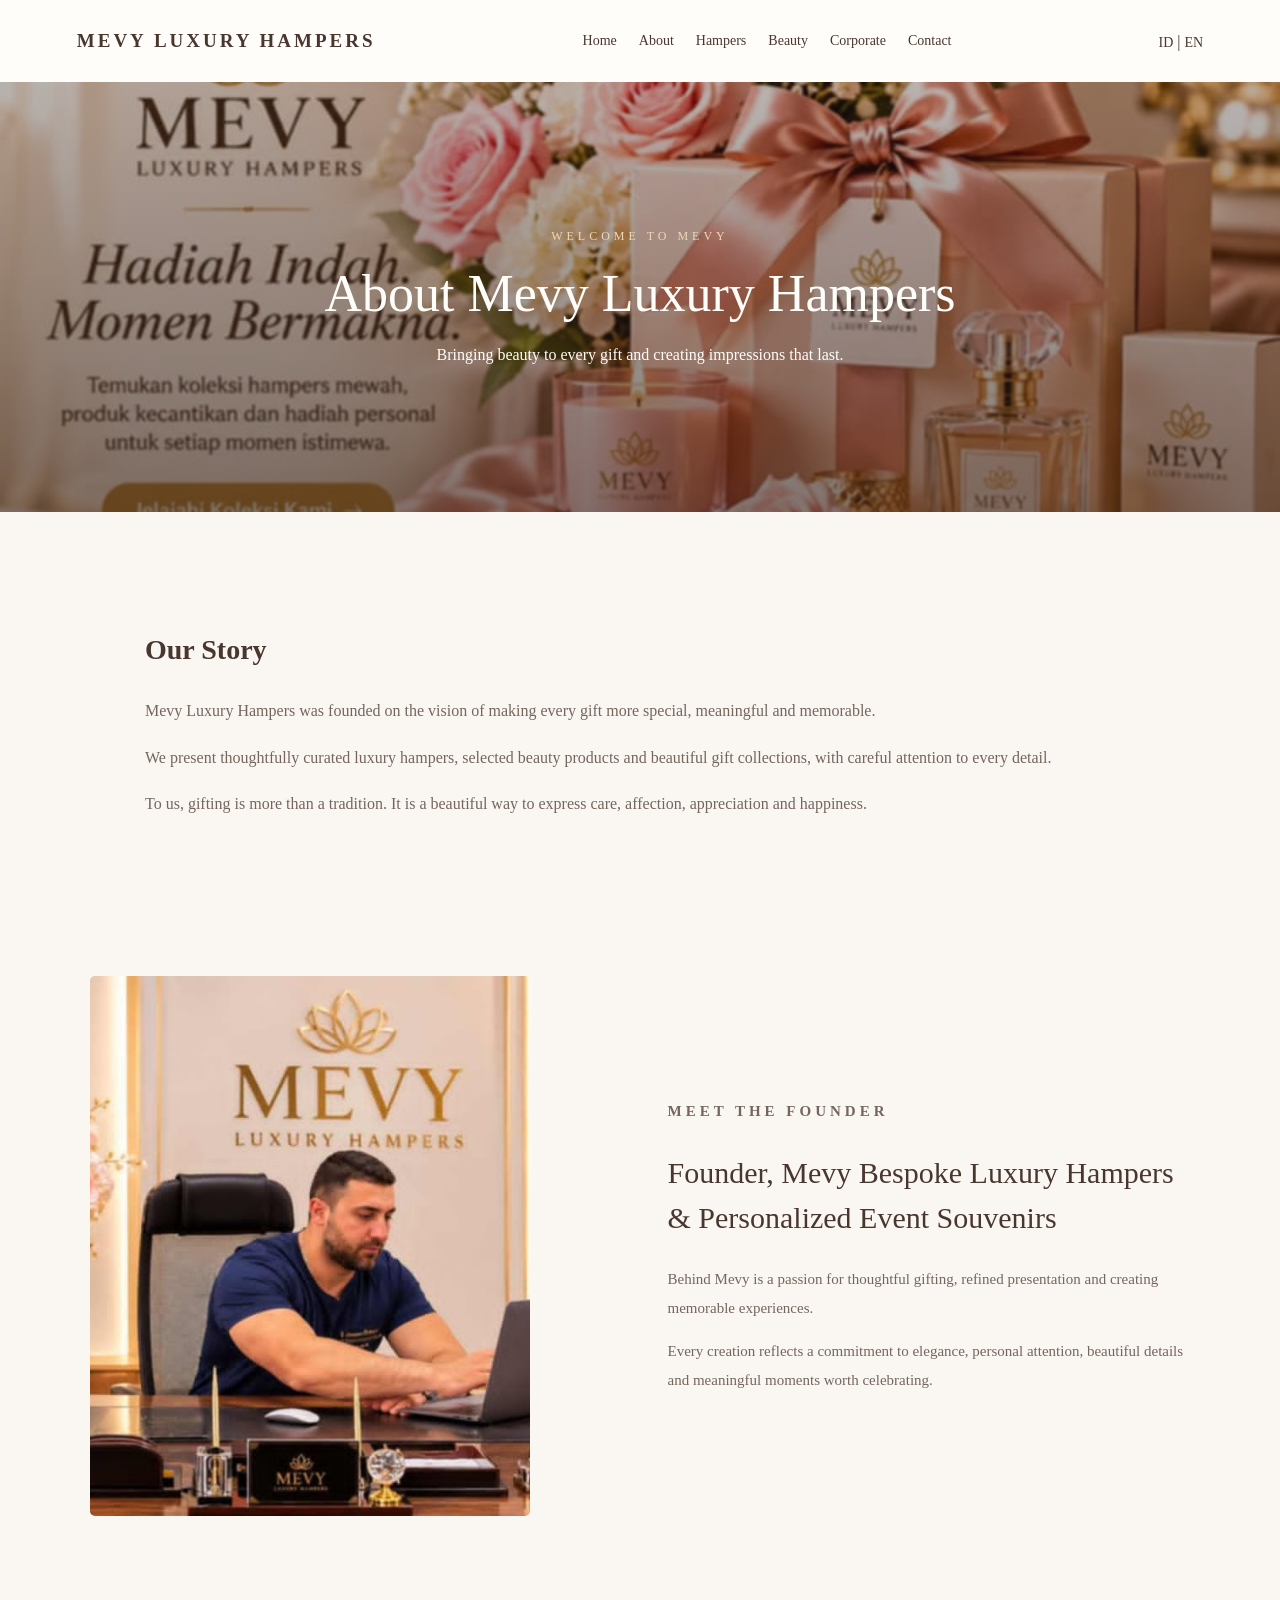
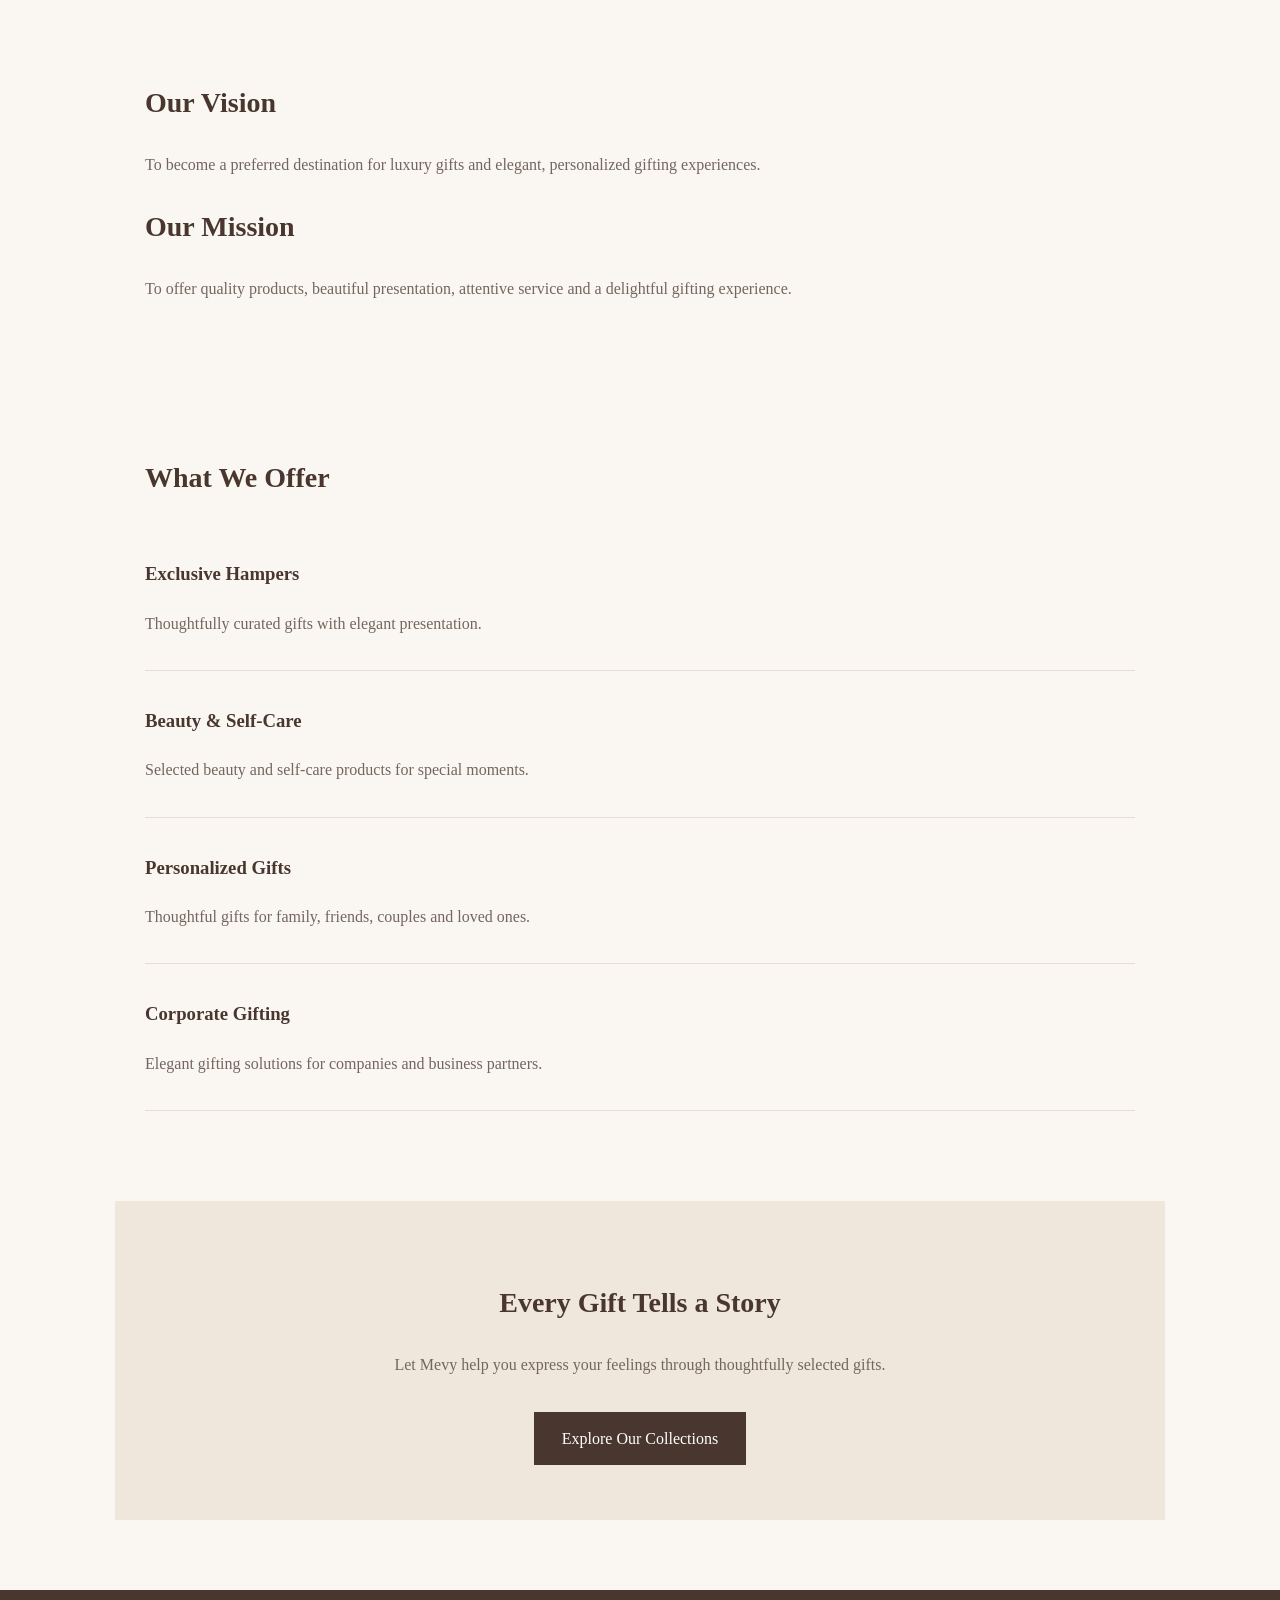
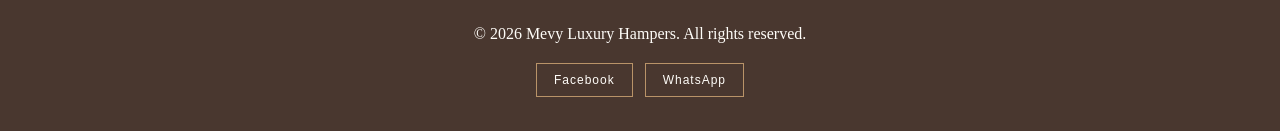
<file: en/about.html>
<!DOCTYPE html>
<html lang="en">
<head>
    <meta charset="UTF-8">
    <meta name="viewport" content="width=device-width, initial-scale=1.0">

    <title>About Us | Mevy Luxury Hampers</title>

    <meta name="description" content="Discover the story behind Mevy Luxury Hampers, bespoke luxury gifts and personalized event souvenirs.">

    <link rel="stylesheet" href="../style.css">
</head>

<body>

    <header>
        <div class="logo">MEVY LUXURY HAMPERS</div>

        <nav>
            <a href="index.html">Home</a>
            <a href="about.html">About</a>
            <a href="../hampers.html">Hampers</a>
            <a href="beauty.html">Beauty</a>
            <a href="corporate.html">Corporate</a>
            <a href="contact.html">Contact</a>
        </nav>

        <div class="language">
            <a href="../about.html">ID</a> |
            <a href="about.html">EN</a>
        </div>
    </header>

    <main>

        <section class="photo-hero">
    <img src="../images/hero-hamper.jpg" alt="Mevy Luxury Hampers elegant gift collection">
    <div class="photo-hero-content">
            <p class="subtitle">WELCOME TO MEVY</p>

            <h1>About Mevy Luxury Hampers</h1>

            <p>
                Bringing beauty to every gift
                and creating impressions that last.
            </p>
        </div>
</section>

        <section class="about-story">

            <h2>Our Story</h2>

            <p>
                Mevy Luxury Hampers was founded on
                the vision of making every gift
                more special, meaningful and memorable.
            </p>

            <p>
                We present thoughtfully curated luxury
                hampers, selected beauty products
                and beautiful gift collections,
                with careful attention to every detail.
            </p>

            <p>
                To us, gifting is more than a tradition.
                It is a beautiful way to express care,
                affection, appreciation and happiness.
            </p>

        </section>

        <!-- FOUNDER PROFILE -->

        <section class="founder-section">

            <div class="founder-image">
                <img src="../images/mevy-founder.jpg"
                     alt="Founder of Mevy Luxury Hampers">
            </div>

            <div class="founder-content">

                <p class="founder-label">MEET THE FOUNDER</p>

                <h2>
                    Founder, Mevy Bespoke Luxury Hampers
                    &amp; Personalized Event Souvenirs
                </h2>

                <p>
                    Behind Mevy is a passion for thoughtful
                    gifting, refined presentation and
                    creating memorable experiences.
                </p>

                <p>
                    Every creation reflects a commitment
                    to elegance, personal attention,
                    beautiful details and meaningful
                    moments worth celebrating.
                </p>

            </div>

        </section>

        <section class="about-vision">

            <h2>Our Vision</h2>

            <p>
                To become a preferred destination
                for luxury gifts and elegant,
                personalized gifting experiences.
            </p>

            <h2>Our Mission</h2>

            <p>
                To offer quality products, beautiful
                presentation, attentive service
                and a delightful gifting experience.
            </p>

        </section>

        <section class="about-values">

            <h2>What We Offer</h2>

            <div class="value-item">
                <h3>Exclusive Hampers</h3>
                <p>
                    Thoughtfully curated gifts
                    with elegant presentation.
                </p>
            </div>

            <div class="value-item">
                <h3>Beauty & Self-Care</h3>
                <p>
                    Selected beauty and self-care
                    products for special moments.
                </p>
            </div>

            <div class="value-item">
                <h3>Personalized Gifts</h3>
                <p>
                    Thoughtful gifts for family,
                    friends, couples and loved ones.
                </p>
            </div>

            <div class="value-item">
                <h3>Corporate Gifting</h3>
                <p>
                    Elegant gifting solutions
                    for companies and business partners.
                </p>
            </div>

        </section>

        <section class="about-closing">

            <h2>Every Gift Tells a Story</h2>

            <p>
                Let Mevy help you express your feelings
                through thoughtfully selected gifts.
            </p>

            <a href="../contact.html">
                Explore Our Collections
            </a>

        </section>

    </main>

    <footer>
        <p>
            &copy; 2026 Mevy Luxury Hampers.
            All rights reserved.
        </p>
    
<div class="mevy-social-links"><a href="https://www.facebook.com/profile.php?id=61591254103825" target="_blank" rel="noopener noreferrer" aria-label="Visit Mevy Luxury Hampers on Facebook">Facebook</a><a href="https://wa.me/6289673642072" target="_blank" rel="noopener noreferrer" aria-label="Contact Mevy Luxury Hampers on WhatsApp">WhatsApp</a></div>
</footer>

</body>
</html>
</file>
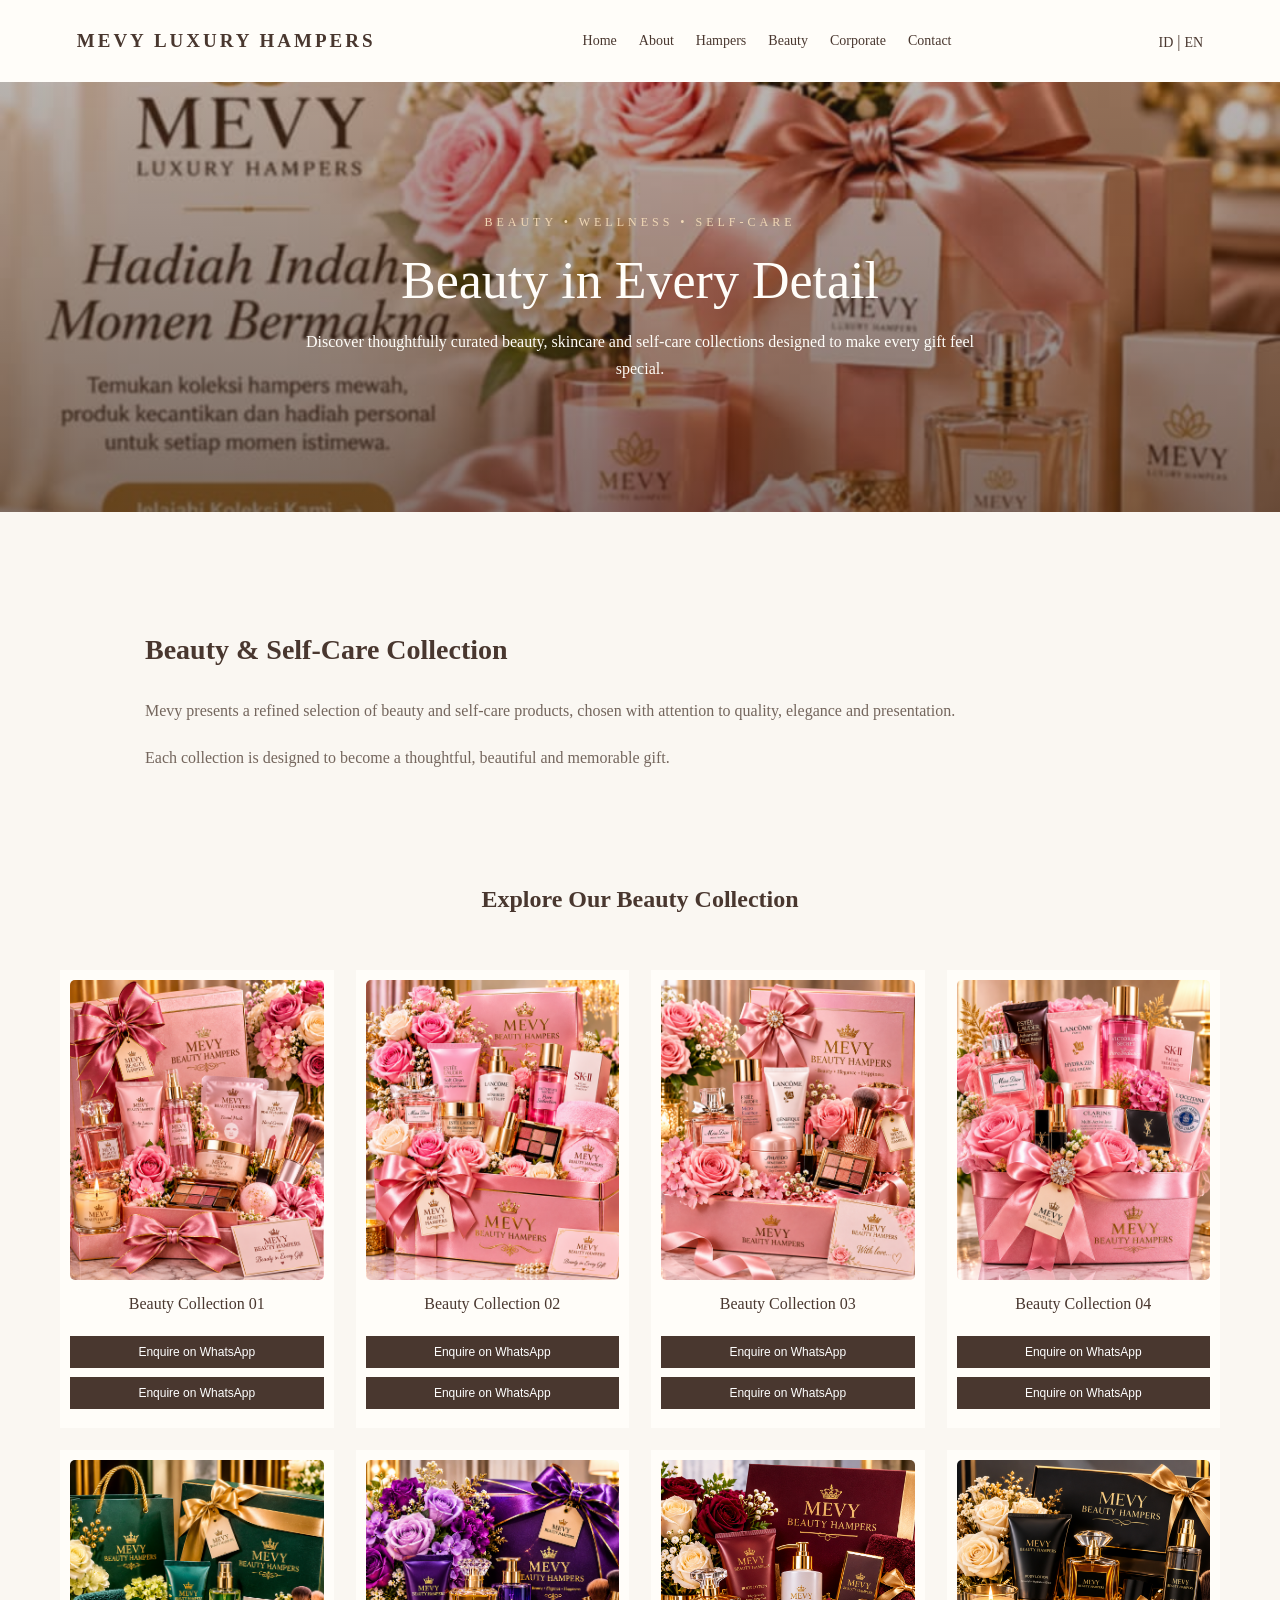
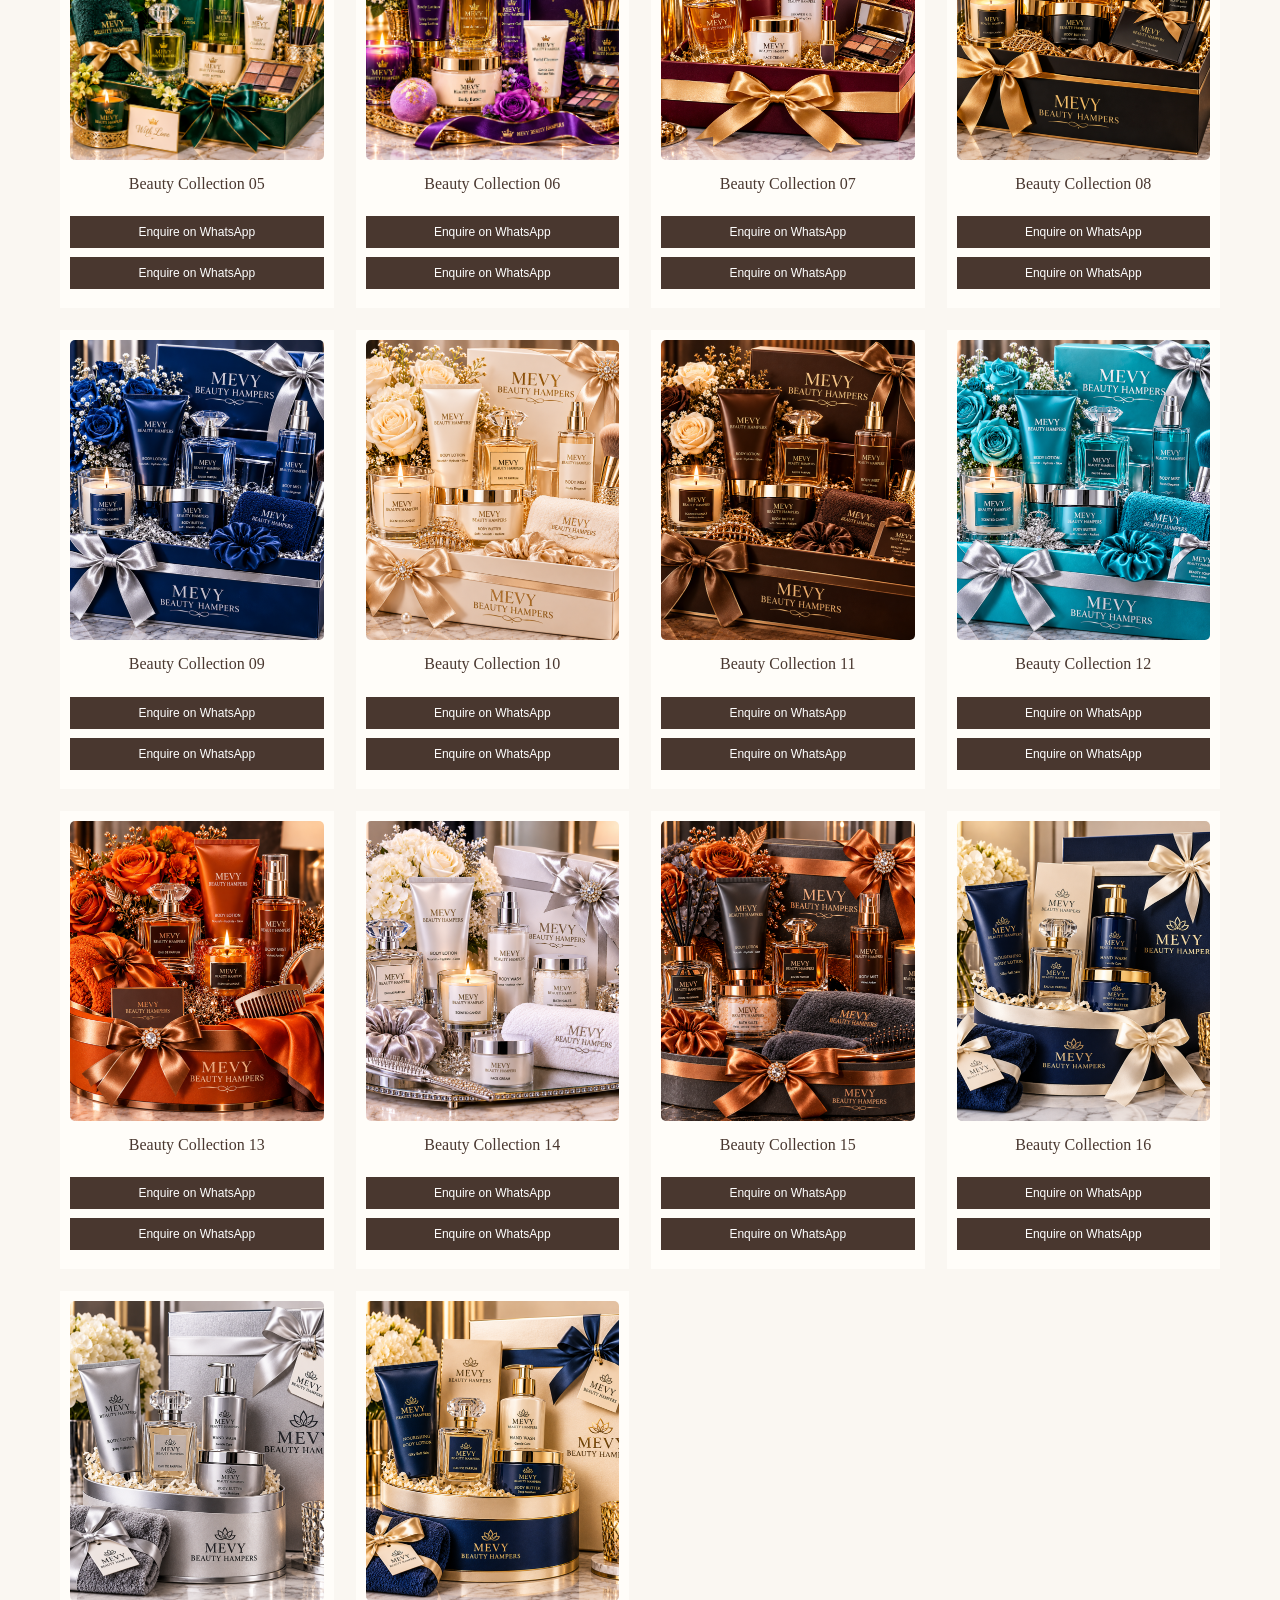
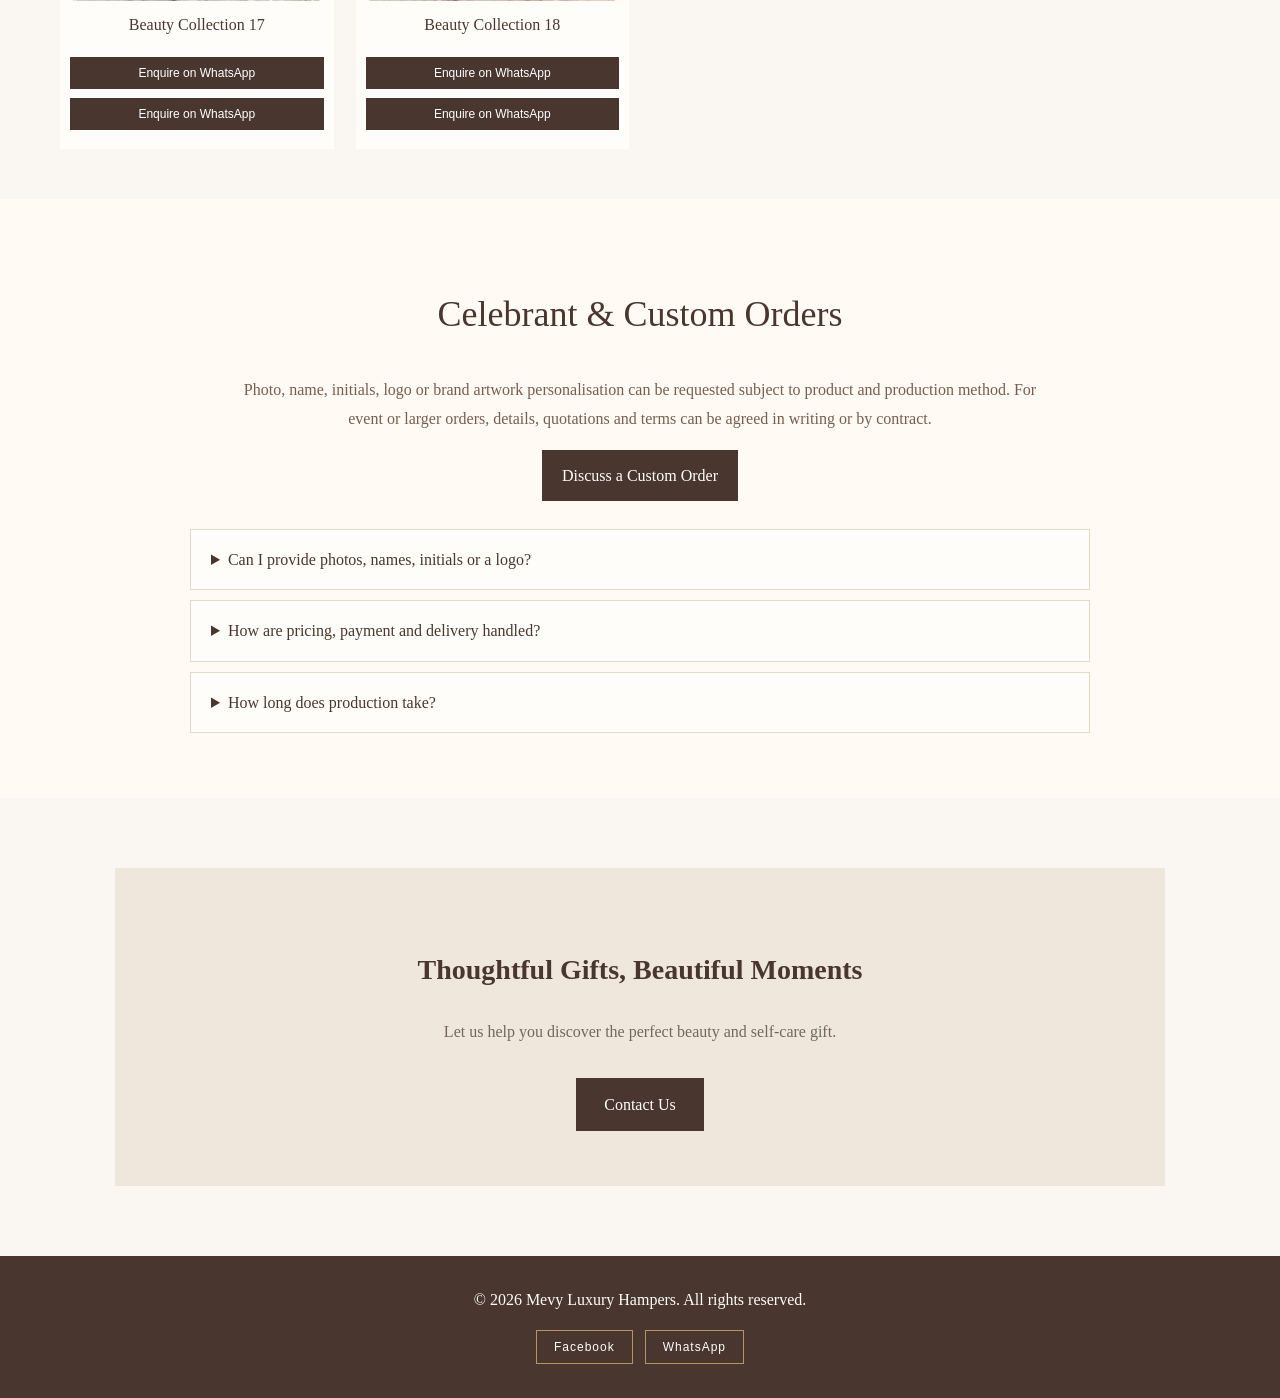
<file: en/beauty.html>
<!DOCTYPE html>
<html lang="en">
<head>
<meta charset="UTF-8">
<meta name="viewport" content="width=device-width, initial-scale=1.0">
<title>Beauty & Self-Care | Mevy Luxury Hampers</title>
<link rel="stylesheet" href="../style.css">
<style>
.gallery{max-width:1200px;margin:50px auto;padding:0 20px;display:grid;grid-template-columns:repeat(auto-fit,minmax(230px,1fr));gap:22px}
.gallery img{width:100%;height:300px;object-fit:cover;border-radius:5px;display:block}
.gallery figure{margin:0;background:#fffdf9;padding:10px}
.gallery figcaption{text-align:center;padding:10px;color:#49372f}
</style>
</head>
<body>
<header>
<div class="logo">MEVY LUXURY HAMPERS</div>
<nav>
<a href="index.html">Home</a>
<a href="about.html">About</a>
<a href="../hampers.html">Hampers</a>
<a href="beauty.html">Beauty</a>
<a href="corporate.html">Corporate</a>
<a href="contact.html">Contact</a>
</nav>
<div class="language"><a href="../beauty.html">ID</a> | <a href="beauty.html">EN</a></div>
</header>

<main>
<section class="photo-hero">
    <img src="../images/hero-hamper.jpg" alt="Mevy Luxury Hampers elegant gift collection">
    <div class="photo-hero-content">
<p class="subtitle">BEAUTY • WELLNESS • SELF-CARE</p>
<h1>Beauty in Every Detail</h1>
<p>Discover thoughtfully curated beauty, skincare and self-care collections designed to make every gift feel special.</p>
</div>
</section>

<section class="about-story">
<h2>Beauty & Self-Care Collection</h2>
<p>Mevy presents a refined selection of beauty and self-care products, chosen with attention to quality, elegance and presentation.</p>
<p>Each collection is designed to become a thoughtful, beautiful and memorable gift.</p>
</section>

<section>
<h2 style="text-align:center">Explore Our Beauty Collection</h2>
<div class="gallery">
<figure><img src="../images/Beauty1.jpg" alt="Beauty collection 1"><figcaption>Beauty Collection 01</figcaption><a class="gallery-order-link" target="_blank" rel="noopener noreferrer" href="https://wa.me/6289673642072?text=Hello%20Mevy%2C%20I%20am%20interested%20in%20this%20collection.%20Please%20share%20details%2C%20price%20and%20availability.">Enquire on WhatsApp</a><a class="gallery-order-link" target="_blank" rel="noopener noreferrer" href="https://wa.me/6289673642072?text=Hello%20Mevy%2C%20I%20am%20interested%20in%20this%20collection.%20Please%20share%20the%20details%2C%20price%20and%20availability.">Enquire on WhatsApp</a></figure>
<figure><img src="../images/Beauty2.jpg" alt="Beauty collection 2"><figcaption>Beauty Collection 02</figcaption><a class="gallery-order-link" target="_blank" rel="noopener noreferrer" href="https://wa.me/6289673642072?text=Hello%20Mevy%2C%20I%20am%20interested%20in%20this%20collection.%20Please%20share%20details%2C%20price%20and%20availability.">Enquire on WhatsApp</a><a class="gallery-order-link" target="_blank" rel="noopener noreferrer" href="https://wa.me/6289673642072?text=Hello%20Mevy%2C%20I%20am%20interested%20in%20this%20collection.%20Please%20share%20the%20details%2C%20price%20and%20availability.">Enquire on WhatsApp</a></figure>
<figure><img src="../images/Beauty3.jpg" alt="Beauty collection 3"><figcaption>Beauty Collection 03</figcaption><a class="gallery-order-link" target="_blank" rel="noopener noreferrer" href="https://wa.me/6289673642072?text=Hello%20Mevy%2C%20I%20am%20interested%20in%20this%20collection.%20Please%20share%20details%2C%20price%20and%20availability.">Enquire on WhatsApp</a><a class="gallery-order-link" target="_blank" rel="noopener noreferrer" href="https://wa.me/6289673642072?text=Hello%20Mevy%2C%20I%20am%20interested%20in%20this%20collection.%20Please%20share%20the%20details%2C%20price%20and%20availability.">Enquire on WhatsApp</a></figure>
<figure><img src="../images/Beauty4.jpg" alt="Beauty collection 4"><figcaption>Beauty Collection 04</figcaption><a class="gallery-order-link" target="_blank" rel="noopener noreferrer" href="https://wa.me/6289673642072?text=Hello%20Mevy%2C%20I%20am%20interested%20in%20this%20collection.%20Please%20share%20details%2C%20price%20and%20availability.">Enquire on WhatsApp</a><a class="gallery-order-link" target="_blank" rel="noopener noreferrer" href="https://wa.me/6289673642072?text=Hello%20Mevy%2C%20I%20am%20interested%20in%20this%20collection.%20Please%20share%20the%20details%2C%20price%20and%20availability.">Enquire on WhatsApp</a></figure>
<figure><img src="../images/Beauty5.jpg" alt="Beauty collection 5"><figcaption>Beauty Collection 05</figcaption><a class="gallery-order-link" target="_blank" rel="noopener noreferrer" href="https://wa.me/6289673642072?text=Hello%20Mevy%2C%20I%20am%20interested%20in%20this%20collection.%20Please%20share%20details%2C%20price%20and%20availability.">Enquire on WhatsApp</a><a class="gallery-order-link" target="_blank" rel="noopener noreferrer" href="https://wa.me/6289673642072?text=Hello%20Mevy%2C%20I%20am%20interested%20in%20this%20collection.%20Please%20share%20the%20details%2C%20price%20and%20availability.">Enquire on WhatsApp</a></figure>
<figure><img src="../images/Beauty6.jpg" alt="Beauty collection 6"><figcaption>Beauty Collection 06</figcaption><a class="gallery-order-link" target="_blank" rel="noopener noreferrer" href="https://wa.me/6289673642072?text=Hello%20Mevy%2C%20I%20am%20interested%20in%20this%20collection.%20Please%20share%20details%2C%20price%20and%20availability.">Enquire on WhatsApp</a><a class="gallery-order-link" target="_blank" rel="noopener noreferrer" href="https://wa.me/6289673642072?text=Hello%20Mevy%2C%20I%20am%20interested%20in%20this%20collection.%20Please%20share%20the%20details%2C%20price%20and%20availability.">Enquire on WhatsApp</a></figure>
<figure><img src="../images/Beauty7.jpg" alt="Beauty collection 7"><figcaption>Beauty Collection 07</figcaption><a class="gallery-order-link" target="_blank" rel="noopener noreferrer" href="https://wa.me/6289673642072?text=Hello%20Mevy%2C%20I%20am%20interested%20in%20this%20collection.%20Please%20share%20details%2C%20price%20and%20availability.">Enquire on WhatsApp</a><a class="gallery-order-link" target="_blank" rel="noopener noreferrer" href="https://wa.me/6289673642072?text=Hello%20Mevy%2C%20I%20am%20interested%20in%20this%20collection.%20Please%20share%20the%20details%2C%20price%20and%20availability.">Enquire on WhatsApp</a></figure>
<figure><img src="../images/Beauty8.jpg" alt="Beauty collection 8"><figcaption>Beauty Collection 08</figcaption><a class="gallery-order-link" target="_blank" rel="noopener noreferrer" href="https://wa.me/6289673642072?text=Hello%20Mevy%2C%20I%20am%20interested%20in%20this%20collection.%20Please%20share%20details%2C%20price%20and%20availability.">Enquire on WhatsApp</a><a class="gallery-order-link" target="_blank" rel="noopener noreferrer" href="https://wa.me/6289673642072?text=Hello%20Mevy%2C%20I%20am%20interested%20in%20this%20collection.%20Please%20share%20the%20details%2C%20price%20and%20availability.">Enquire on WhatsApp</a></figure>
<figure><img src="../images/Beauty9.jpg" alt="Beauty collection 9"><figcaption>Beauty Collection 09</figcaption><a class="gallery-order-link" target="_blank" rel="noopener noreferrer" href="https://wa.me/6289673642072?text=Hello%20Mevy%2C%20I%20am%20interested%20in%20this%20collection.%20Please%20share%20details%2C%20price%20and%20availability.">Enquire on WhatsApp</a><a class="gallery-order-link" target="_blank" rel="noopener noreferrer" href="https://wa.me/6289673642072?text=Hello%20Mevy%2C%20I%20am%20interested%20in%20this%20collection.%20Please%20share%20the%20details%2C%20price%20and%20availability.">Enquire on WhatsApp</a></figure>
<figure><img src="../images/Beauty10.jpg" alt="Beauty collection 10"><figcaption>Beauty Collection 10</figcaption><a class="gallery-order-link" target="_blank" rel="noopener noreferrer" href="https://wa.me/6289673642072?text=Hello%20Mevy%2C%20I%20am%20interested%20in%20this%20collection.%20Please%20share%20details%2C%20price%20and%20availability.">Enquire on WhatsApp</a><a class="gallery-order-link" target="_blank" rel="noopener noreferrer" href="https://wa.me/6289673642072?text=Hello%20Mevy%2C%20I%20am%20interested%20in%20this%20collection.%20Please%20share%20the%20details%2C%20price%20and%20availability.">Enquire on WhatsApp</a></figure>
<figure><img src="../images/Beauty11.jpg" alt="Beauty collection 11"><figcaption>Beauty Collection 11</figcaption><a class="gallery-order-link" target="_blank" rel="noopener noreferrer" href="https://wa.me/6289673642072?text=Hello%20Mevy%2C%20I%20am%20interested%20in%20this%20collection.%20Please%20share%20details%2C%20price%20and%20availability.">Enquire on WhatsApp</a><a class="gallery-order-link" target="_blank" rel="noopener noreferrer" href="https://wa.me/6289673642072?text=Hello%20Mevy%2C%20I%20am%20interested%20in%20this%20collection.%20Please%20share%20the%20details%2C%20price%20and%20availability.">Enquire on WhatsApp</a></figure>
<figure><img src="../images/Beauty12.jpg" alt="Beauty collection 12"><figcaption>Beauty Collection 12</figcaption><a class="gallery-order-link" target="_blank" rel="noopener noreferrer" href="https://wa.me/6289673642072?text=Hello%20Mevy%2C%20I%20am%20interested%20in%20this%20collection.%20Please%20share%20details%2C%20price%20and%20availability.">Enquire on WhatsApp</a><a class="gallery-order-link" target="_blank" rel="noopener noreferrer" href="https://wa.me/6289673642072?text=Hello%20Mevy%2C%20I%20am%20interested%20in%20this%20collection.%20Please%20share%20the%20details%2C%20price%20and%20availability.">Enquire on WhatsApp</a></figure>
<figure><img src="../images/Beauty13.jpg" alt="Beauty collection 13"><figcaption>Beauty Collection 13</figcaption><a class="gallery-order-link" target="_blank" rel="noopener noreferrer" href="https://wa.me/6289673642072?text=Hello%20Mevy%2C%20I%20am%20interested%20in%20this%20collection.%20Please%20share%20details%2C%20price%20and%20availability.">Enquire on WhatsApp</a><a class="gallery-order-link" target="_blank" rel="noopener noreferrer" href="https://wa.me/6289673642072?text=Hello%20Mevy%2C%20I%20am%20interested%20in%20this%20collection.%20Please%20share%20the%20details%2C%20price%20and%20availability.">Enquire on WhatsApp</a></figure>
<figure><img src="../images/Beauty14.jpg" alt="Beauty collection 14"><figcaption>Beauty Collection 14</figcaption><a class="gallery-order-link" target="_blank" rel="noopener noreferrer" href="https://wa.me/6289673642072?text=Hello%20Mevy%2C%20I%20am%20interested%20in%20this%20collection.%20Please%20share%20details%2C%20price%20and%20availability.">Enquire on WhatsApp</a><a class="gallery-order-link" target="_blank" rel="noopener noreferrer" href="https://wa.me/6289673642072?text=Hello%20Mevy%2C%20I%20am%20interested%20in%20this%20collection.%20Please%20share%20the%20details%2C%20price%20and%20availability.">Enquire on WhatsApp</a></figure>
<figure><img src="../images/Beauty15.jpg" alt="Beauty collection 15"><figcaption>Beauty Collection 15</figcaption><a class="gallery-order-link" target="_blank" rel="noopener noreferrer" href="https://wa.me/6289673642072?text=Hello%20Mevy%2C%20I%20am%20interested%20in%20this%20collection.%20Please%20share%20details%2C%20price%20and%20availability.">Enquire on WhatsApp</a><a class="gallery-order-link" target="_blank" rel="noopener noreferrer" href="https://wa.me/6289673642072?text=Hello%20Mevy%2C%20I%20am%20interested%20in%20this%20collection.%20Please%20share%20the%20details%2C%20price%20and%20availability.">Enquire on WhatsApp</a></figure>
<figure><img src="../images/Beauty16.jpg" alt="Beauty collection 16"><figcaption>Beauty Collection 16</figcaption><a class="gallery-order-link" target="_blank" rel="noopener noreferrer" href="https://wa.me/6289673642072?text=Hello%20Mevy%2C%20I%20am%20interested%20in%20this%20collection.%20Please%20share%20details%2C%20price%20and%20availability.">Enquire on WhatsApp</a><a class="gallery-order-link" target="_blank" rel="noopener noreferrer" href="https://wa.me/6289673642072?text=Hello%20Mevy%2C%20I%20am%20interested%20in%20this%20collection.%20Please%20share%20the%20details%2C%20price%20and%20availability.">Enquire on WhatsApp</a></figure>
<figure><img src="../images/Beauty17.jpg" alt="Beauty collection 17"><figcaption>Beauty Collection 17</figcaption><a class="gallery-order-link" target="_blank" rel="noopener noreferrer" href="https://wa.me/6289673642072?text=Hello%20Mevy%2C%20I%20am%20interested%20in%20this%20collection.%20Please%20share%20details%2C%20price%20and%20availability.">Enquire on WhatsApp</a><a class="gallery-order-link" target="_blank" rel="noopener noreferrer" href="https://wa.me/6289673642072?text=Hello%20Mevy%2C%20I%20am%20interested%20in%20this%20collection.%20Please%20share%20the%20details%2C%20price%20and%20availability.">Enquire on WhatsApp</a></figure>
<figure><img src="../images/Beauty18.jpg" alt="Beauty collection 18"><figcaption>Beauty Collection 18</figcaption><a class="gallery-order-link" target="_blank" rel="noopener noreferrer" href="https://wa.me/6289673642072?text=Hello%20Mevy%2C%20I%20am%20interested%20in%20this%20collection.%20Please%20share%20details%2C%20price%20and%20availability.">Enquire on WhatsApp</a><a class="gallery-order-link" target="_blank" rel="noopener noreferrer" href="https://wa.me/6289673642072?text=Hello%20Mevy%2C%20I%20am%20interested%20in%20this%20collection.%20Please%20share%20the%20details%2C%20price%20and%20availability.">Enquire on WhatsApp</a></figure>
</div>
</section>

<section class="service-section"><div class="service-heading"><h2>Celebrant & Custom Orders</h2><p>Photo, name, initials, logo or brand artwork personalisation can be requested subject to product and production method. For event or larger orders, details, quotations and terms can be agreed in writing or by contract.</p><a class="service-button" href="https://wa.me/6289673642072?text=Hello%20Mevy%2C%20I%20would%20like%20to%20discuss%20a%20celebrant%20or%20custom%20order.">Discuss a Custom Order</a></div><div class="service-faq"><details><summary>Can I provide photos, names, initials or a logo?</summary><p>Yes, you may submit these. Suitability depends on the product, materials and production method.</p></details><details><summary>How are pricing, payment and delivery handled?</summary><p>Final details are confirmed in the quotation or order confirmation based on products and destination.</p></details><details><summary>How long does production take?</summary><p>Lead time depends on quantity, personalisation and availability. Share your event date early.</p></details></div></section>
<section class="about-closing">
<h2>Thoughtful Gifts, Beautiful Moments</h2>
<p>Let us help you discover the perfect beauty and self-care gift.</p>
<a href="contact.html">Contact Us</a>
</section>
</main>
<footer><p>&copy; 2026 Mevy Luxury Hampers. All rights reserved.</p>
<div class="mevy-social-links"><a href="https://www.facebook.com/profile.php?id=61591254103825" target="_blank" rel="noopener noreferrer" aria-label="Visit Mevy Luxury Hampers on Facebook">Facebook</a><a href="https://wa.me/6289673642072" target="_blank" rel="noopener noreferrer" aria-label="Contact Mevy Luxury Hampers on WhatsApp">WhatsApp</a></div>
</footer>
</body>
</html>
</file>
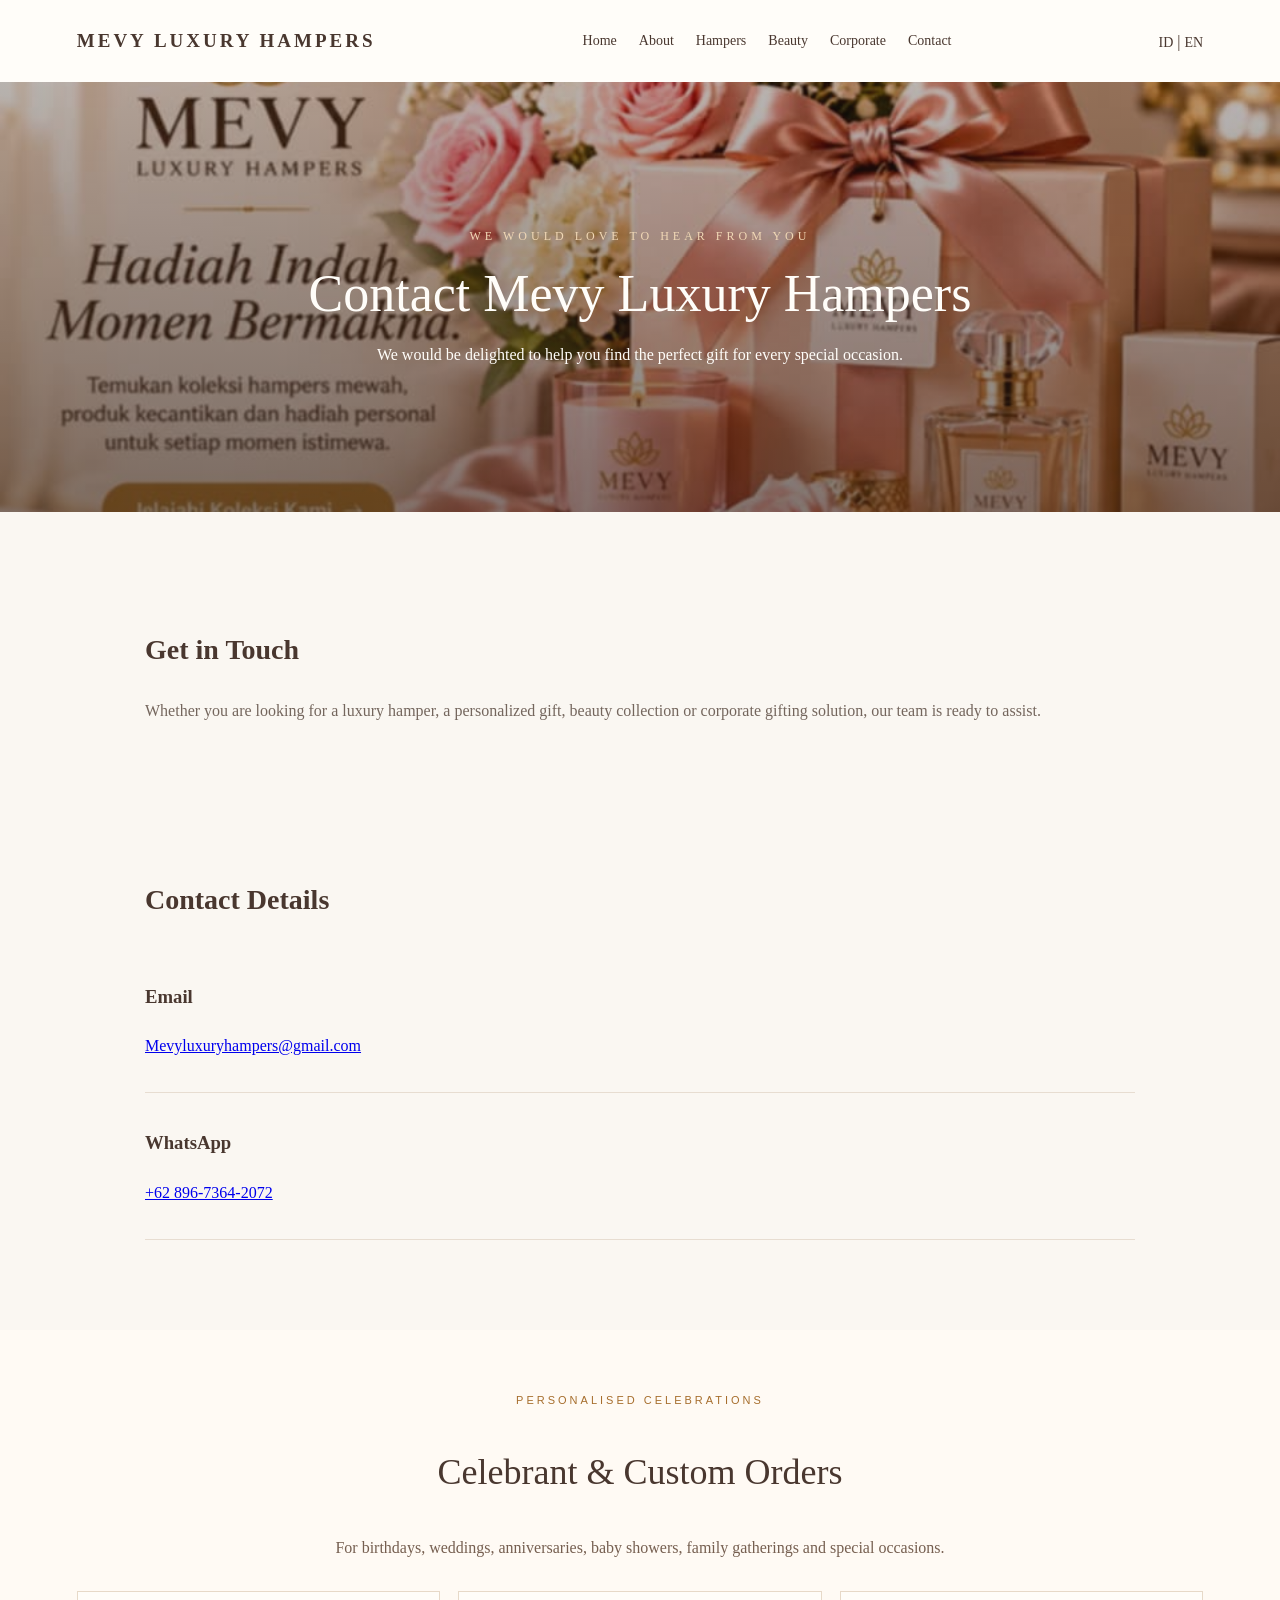
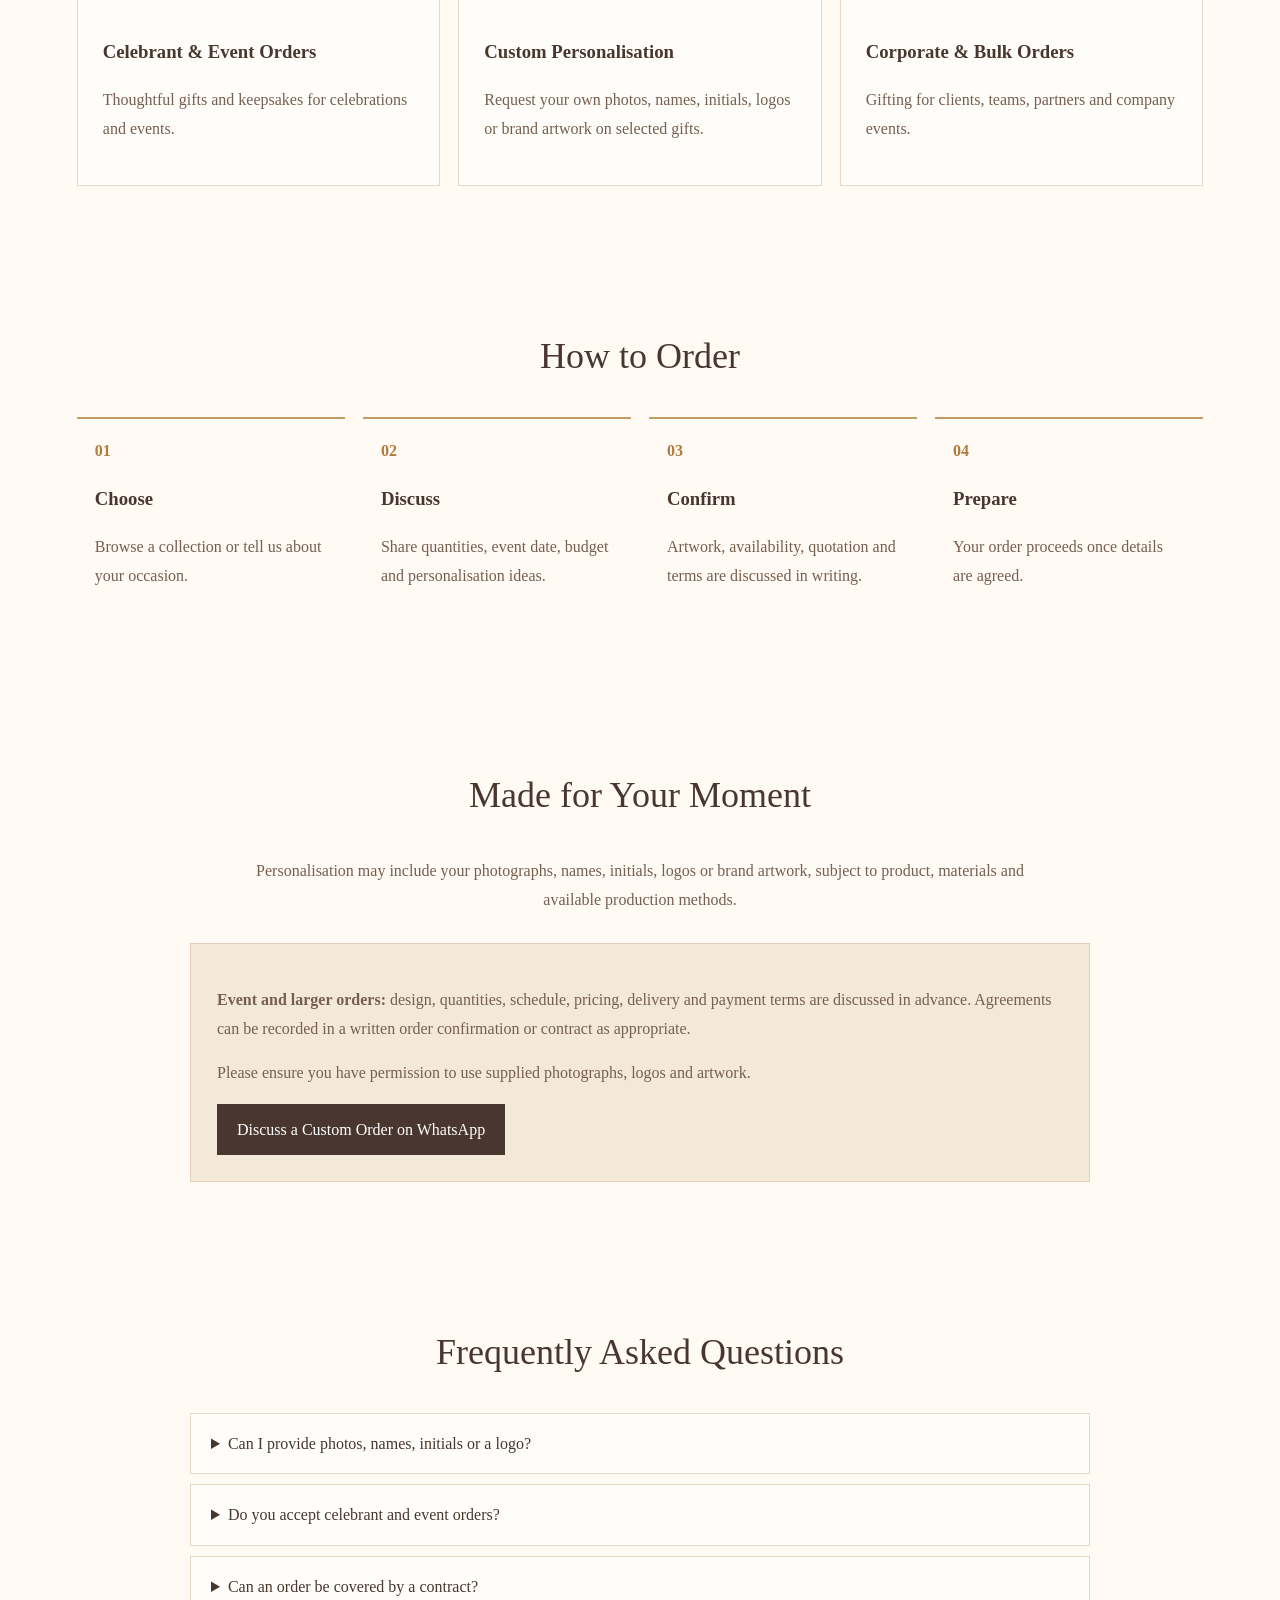
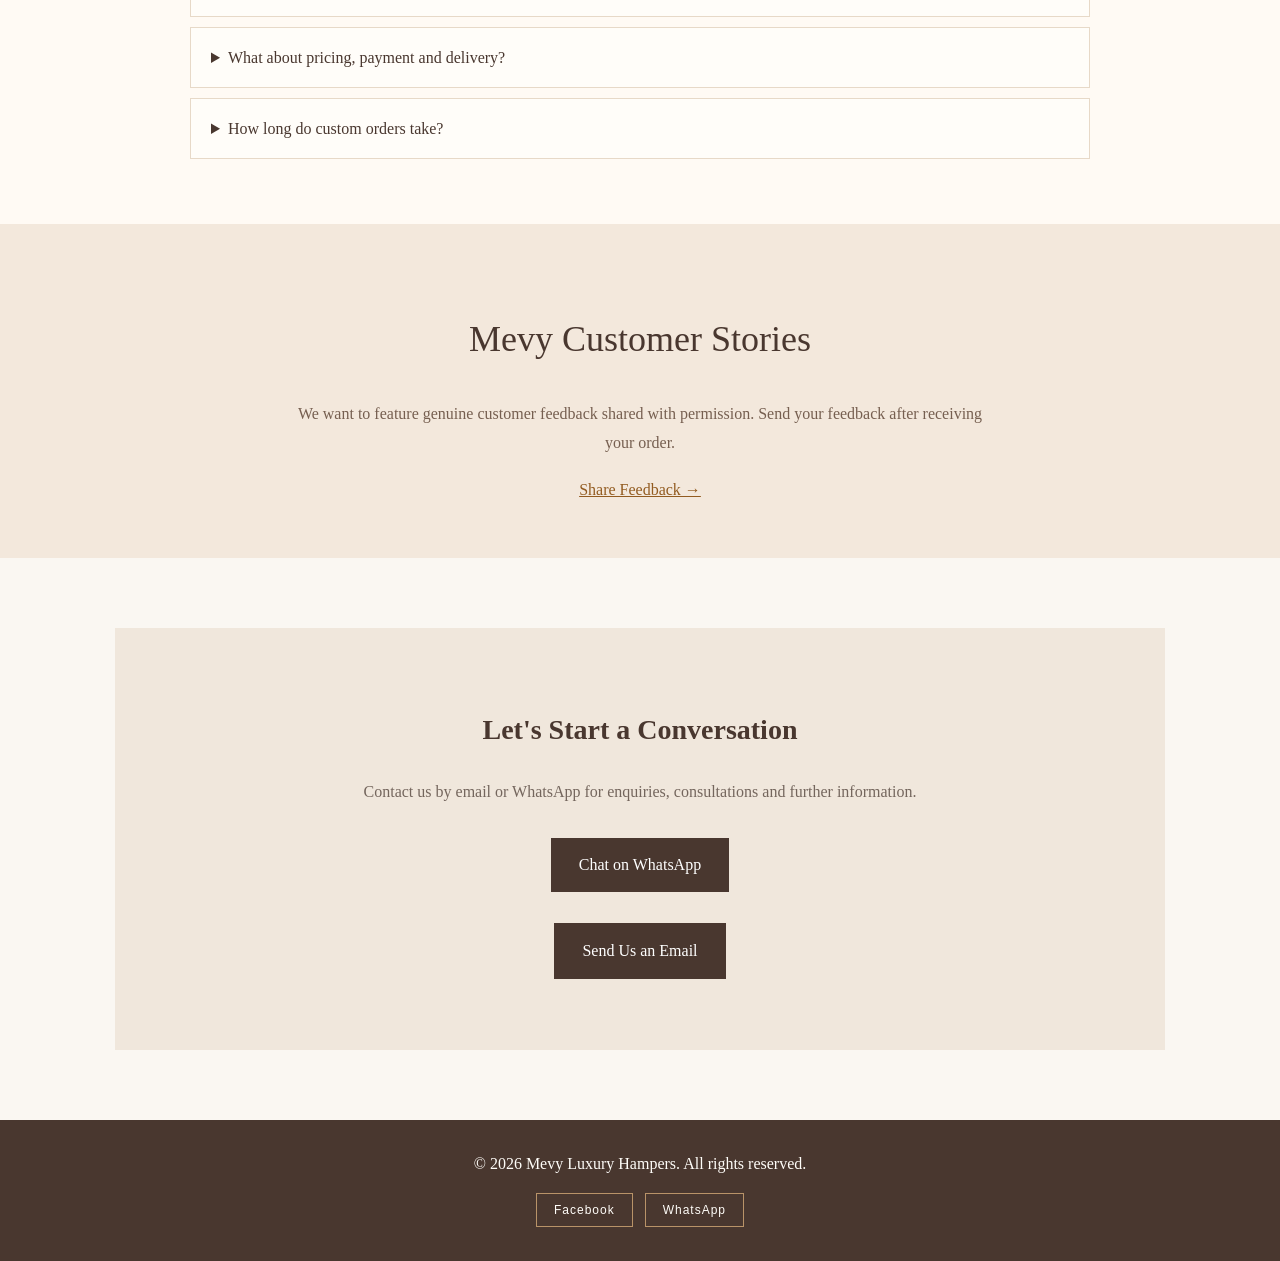
<file: en/contact.html>
<!DOCTYPE html>
<html lang="en">
<head>
<meta charset="UTF-8">
<meta name="viewport" content="width=device-width, initial-scale=1.0">
<title>Contact Us | Mevy Luxury Hampers</title>
<link rel="stylesheet" href="../style.css">
</head>
<body>
<header>
<div class="logo">MEVY LUXURY HAMPERS</div>
<nav>
<a href="index.html">Home</a>
<a href="about.html">About</a>
<a href="../hampers.html">Hampers</a>
<a href="beauty.html">Beauty</a>
<a href="corporate.html">Corporate</a>
<a href="contact.html">Contact</a>
</nav>
<div class="language"><a href="../contact.html">ID</a> | <a href="contact.html">EN</a></div>
</header>

<main>
<section class="photo-hero">
    <img src="../images/hero-hamper.jpg" alt="Mevy Luxury Hampers elegant gift collection">
    <div class="photo-hero-content">
<p class="subtitle">WE WOULD LOVE TO HEAR FROM YOU</p>
<h1>Contact Mevy Luxury Hampers</h1>
<p>We would be delighted to help you find the perfect gift for every special occasion.</p>
</div>
</section>

<section class="about-story">
<h2>Get in Touch</h2>
<p>Whether you are looking for a luxury hamper, a personalized gift, beauty collection or corporate gifting solution, our team is ready to assist.</p>
</section>

<section class="about-values">
<h2>Contact Details</h2>
<div class="value-item">
<h3>Email</h3>
<p><a href="mailto:Mevyluxuryhampers@gmail.com">Mevyluxuryhampers@gmail.com</a></p>
</div>
<div class="value-item">
<h3>WhatsApp</h3>
<p><a href="https://wa.me/6289673642072" target="_blank" rel="noopener noreferrer">+62 896-7364-2072</a></p>
</div>
</section>

<section class="service-section"><div class="service-heading"><span class="service-kicker">PERSONALISED CELEBRATIONS</span><h2>Celebrant & Custom Orders</h2><p>For birthdays, weddings, anniversaries, baby showers, family gatherings and special occasions.</p></div><div class="service-grid"><article class="service-card"><h3>Celebrant & Event Orders</h3><p>Thoughtful gifts and keepsakes for celebrations and events.</p></article><article class="service-card"><h3>Custom Personalisation</h3><p>Request your own photos, names, initials, logos or brand artwork on selected gifts.</p></article><article class="service-card"><h3>Corporate & Bulk Orders</h3><p>Gifting for clients, teams, partners and company events.</p></article></div></section>
<section class="service-section service-steps"><div class="service-heading"><h2>How to Order</h2></div><div class="step-grid"><div><b>01</b><h3>Choose</h3><p>Browse a collection or tell us about your occasion.</p></div><div><b>02</b><h3>Discuss</h3><p>Share quantities, event date, budget and personalisation ideas.</p></div><div><b>03</b><h3>Confirm</h3><p>Artwork, availability, quotation and terms are discussed in writing.</p></div><div><b>04</b><h3>Prepare</h3><p>Your order proceeds once details are agreed.</p></div></div></section>
<section class="service-section custom-commission"><div class="service-heading"><h2>Made for Your Moment</h2><p>Personalisation may include your photographs, names, initials, logos or brand artwork, subject to product, materials and available production methods.</p></div><div class="commission-note"><p><strong>Event and larger orders:</strong> design, quantities, schedule, pricing, delivery and payment terms are discussed in advance. Agreements can be recorded in a written order confirmation or contract as appropriate.</p><p>Please ensure you have permission to use supplied photographs, logos and artwork.</p><a class="service-button" href="https://wa.me/6289673642072?text=Hello%20Mevy%2C%20I%20would%20like%20to%20discuss%20a%20celebrant%20or%20custom%20order.">Discuss a Custom Order on WhatsApp</a></div></section>
<section class="service-section service-faq"><div class="service-heading"><h2>Frequently Asked Questions</h2></div><details><summary>Can I provide photos, names, initials or a logo?</summary><p>Yes, you may submit these. Suitability depends on product, materials, production method and file quality.</p></details><details><summary>Do you accept celebrant and event orders?</summary><p>Contact Mevy with the occasion, event date, quantity and gift ideas to discuss options and scheduling.</p></details><details><summary>Can an order be covered by a contract?</summary><p>For event, corporate or larger orders, scope and terms can be set out in a quotation, written order confirmation or contract, as agreed.</p></details><details><summary>What about pricing, payment and delivery?</summary><p>Final pricing, payment method, charges and delivery schedule are confirmed in the quotation based on products and destination.</p></details><details><summary>How long do custom orders take?</summary><p>Lead time depends on quantity, personalisation, materials and availability. Share your event date early.</p></details></section>
<section class="service-section review-invite"><h2>Mevy Customer Stories</h2><p>We want to feature genuine customer feedback shared with permission. Send your feedback after receiving your order.</p><a class="service-link" href="https://wa.me/6289673642072?text=Hello%20Mevy%2C%20I%20would%20like%20to%20share%20feedback.">Share Feedback →</a></section><section class="about-closing">
<h2>Let's Start a Conversation</h2>
<p>Contact us by email or WhatsApp for enquiries, consultations and further information.</p>
<a href="https://wa.me/6289673642072" target="_blank" rel="noopener noreferrer">Chat on WhatsApp</a>
<p><a href="mailto:Mevyluxuryhampers@gmail.com">Send Us an Email</a></p>
</section>
</main>

<footer><p>&copy; 2026 Mevy Luxury Hampers. All rights reserved.</p>
<div class="mevy-social-links"><a href="https://www.facebook.com/profile.php?id=61591254103825" target="_blank" rel="noopener noreferrer" aria-label="Visit Mevy Luxury Hampers on Facebook">Facebook</a><a href="https://wa.me/6289673642072" target="_blank" rel="noopener noreferrer" aria-label="Contact Mevy Luxury Hampers on WhatsApp">WhatsApp</a></div>
</footer>
</body>
</html>
</file>
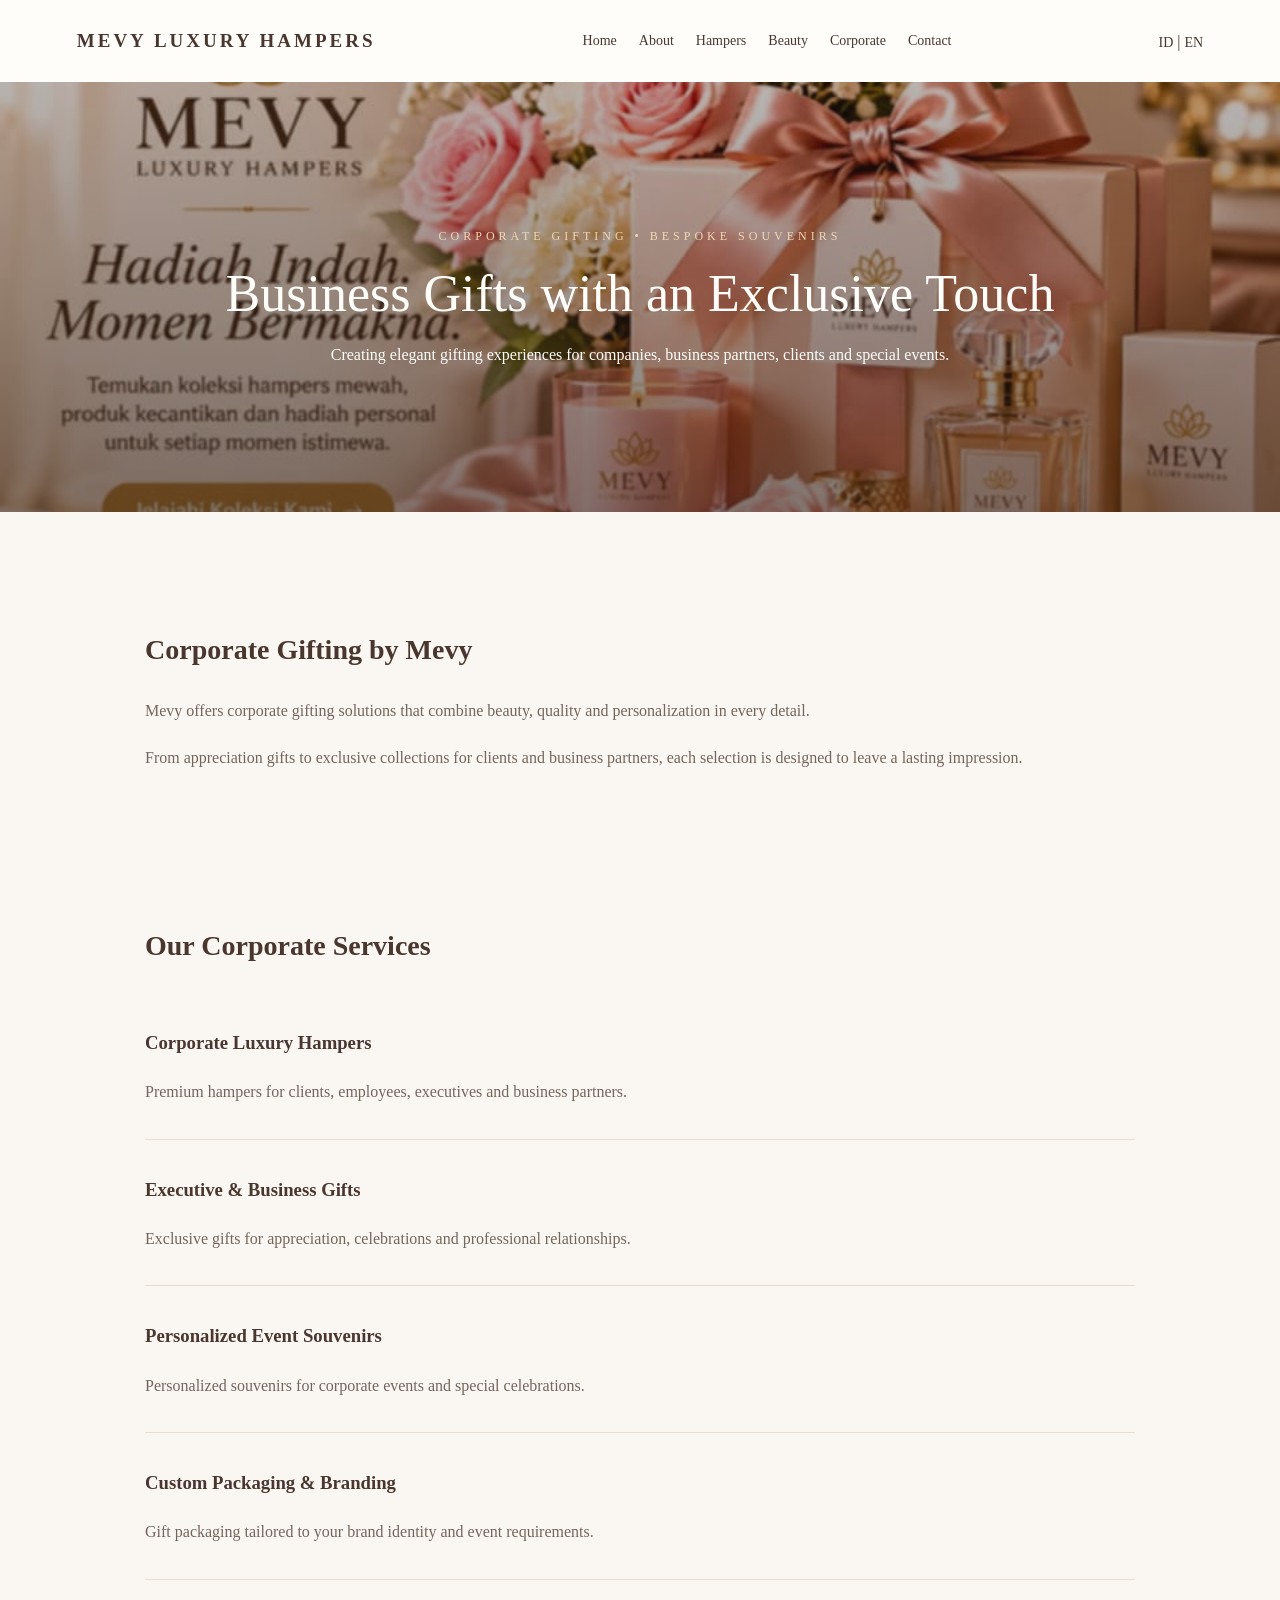
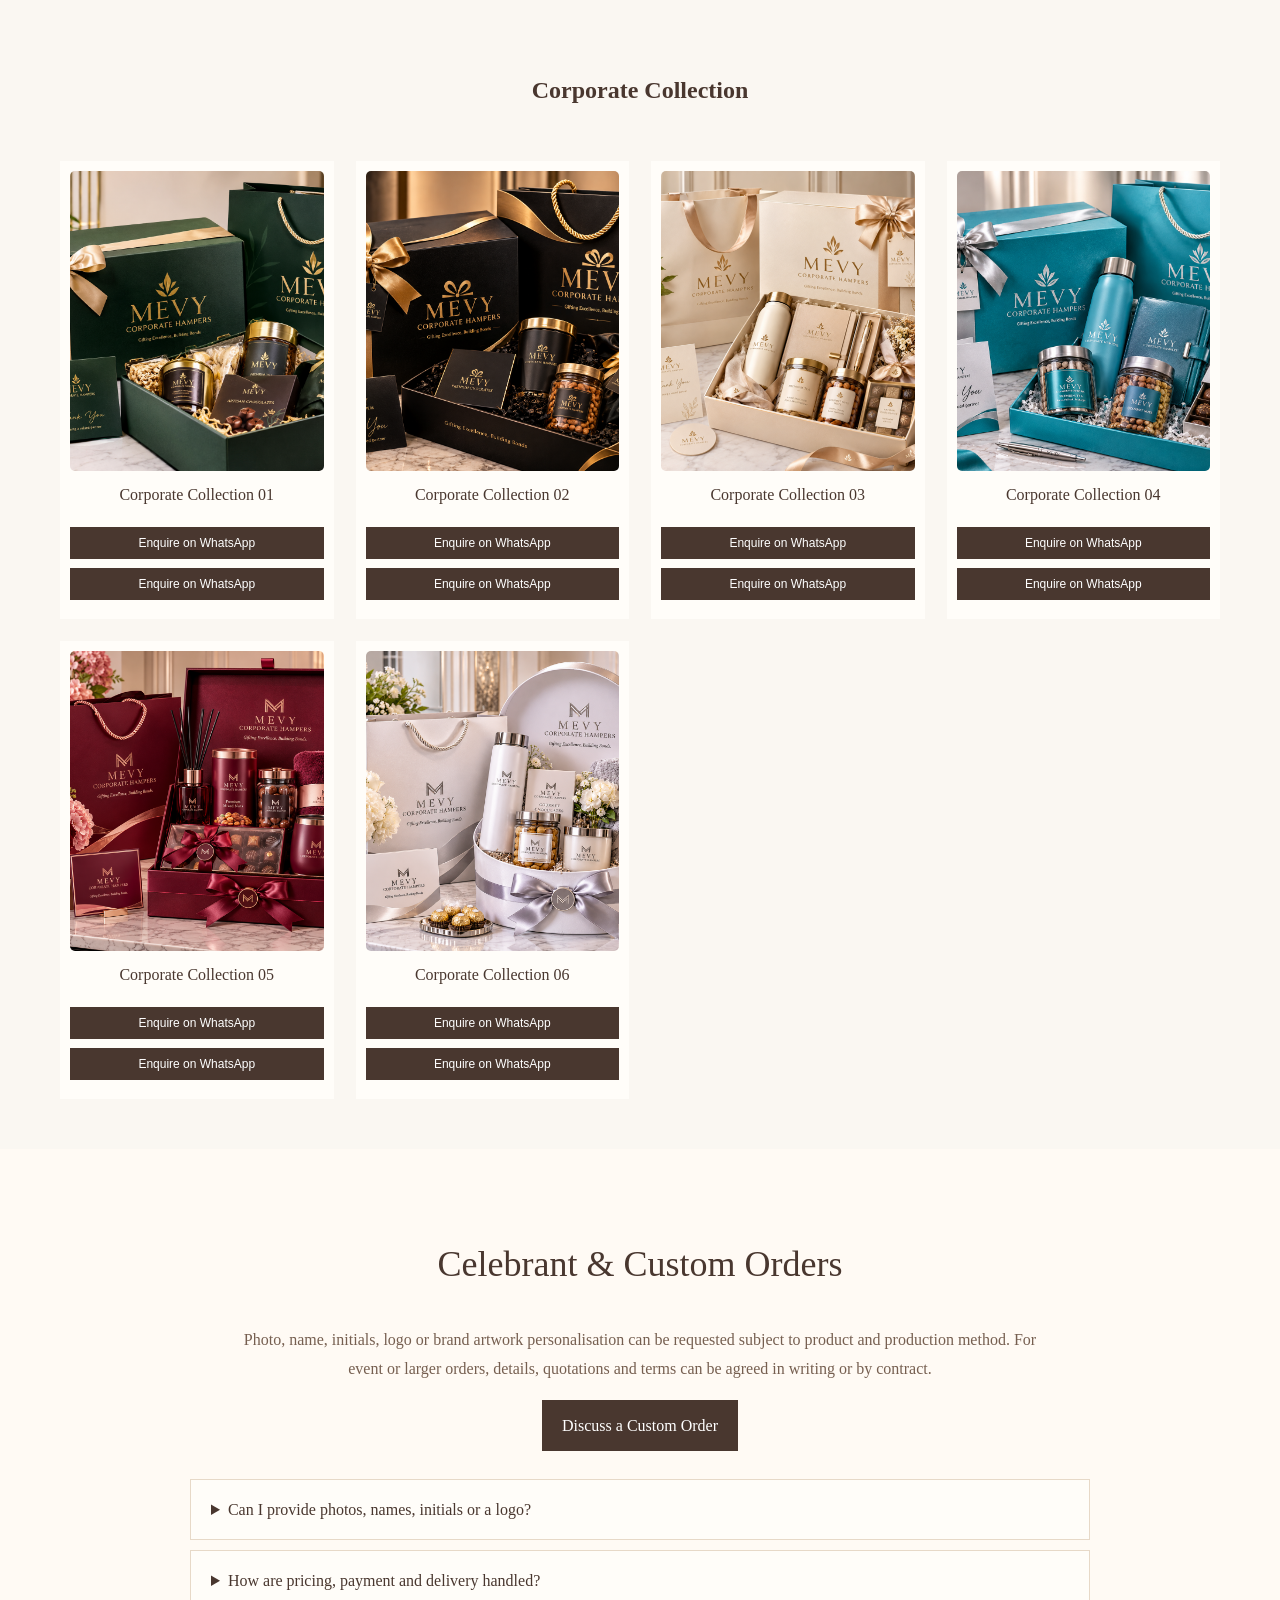
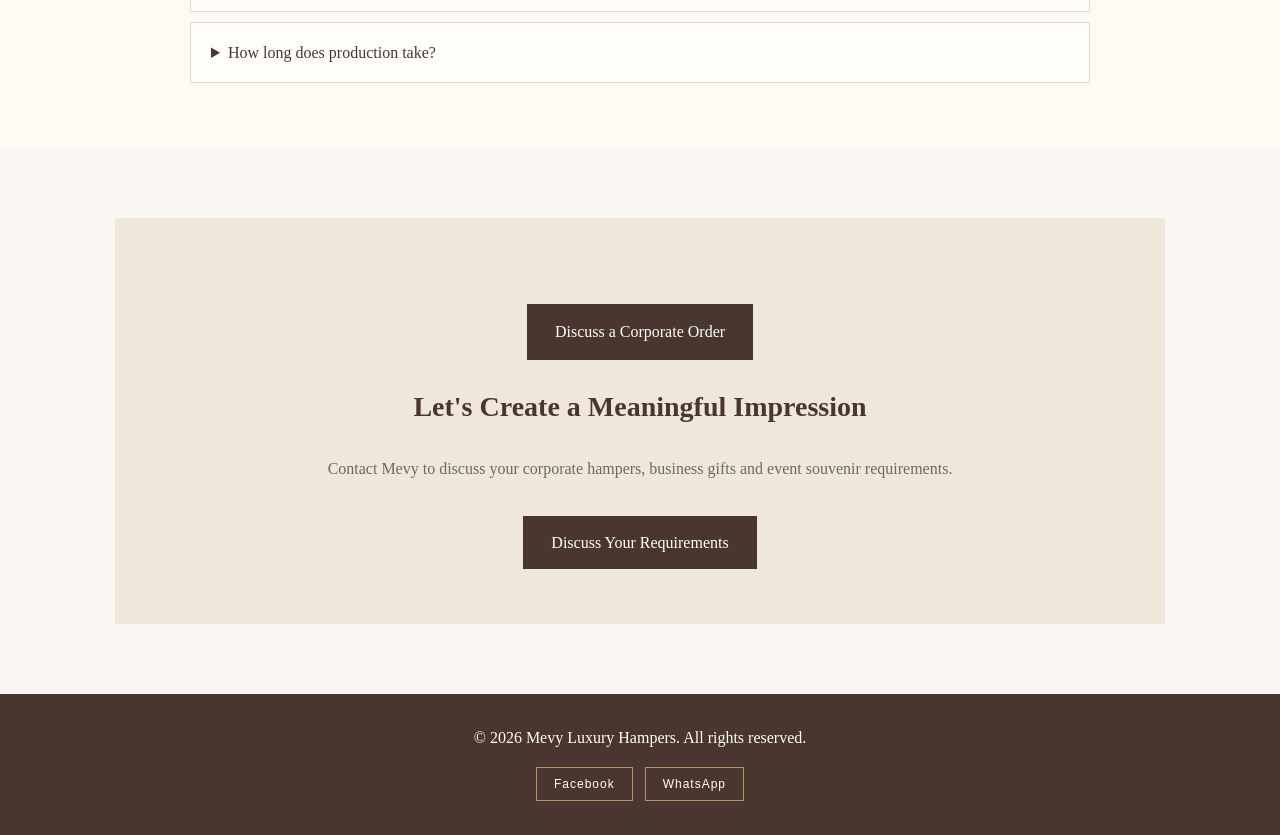
<file: en/corporate.html>
<!DOCTYPE html>
<html lang="en">
<head>
<meta charset="UTF-8">
<meta name="viewport" content="width=device-width, initial-scale=1.0">
<title>Corporate Gifting | Mevy Luxury Hampers</title>
<link rel="stylesheet" href="../style.css">
<style>
.gallery{max-width:1200px;margin:50px auto;padding:0 20px;display:grid;grid-template-columns:repeat(auto-fit,minmax(260px,1fr));gap:22px}
.gallery img{width:100%;height:300px;object-fit:cover;border-radius:5px;display:block}
.gallery figure{margin:0;background:#fffdf9;padding:10px}
.gallery figcaption{text-align:center;padding:10px;color:#49372f}
</style>
</head>
<body>
<header>
<div class="logo">MEVY LUXURY HAMPERS</div>
<nav>
<a href="index.html">Home</a>
<a href="about.html">About</a>
<a href="../hampers.html">Hampers</a>
<a href="beauty.html">Beauty</a>
<a href="corporate.html">Corporate</a>
<a href="contact.html">Contact</a>
</nav>
<div class="language"><a href="../corporate.html">ID</a> | <a href="corporate.html">EN</a></div>
</header>

<main>
<section class="photo-hero">
    <img src="../images/hero-hamper.jpg" alt="Mevy Luxury Hampers elegant gift collection">
    <div class="photo-hero-content">
<p class="subtitle">CORPORATE GIFTING • BESPOKE SOUVENIRS</p>
<h1>Business Gifts with an Exclusive Touch</h1>
<p>Creating elegant gifting experiences for companies, business partners, clients and special events.</p>
</div>
</section>

<section class="about-story">
<h2>Corporate Gifting by Mevy</h2>
<p>Mevy offers corporate gifting solutions that combine beauty, quality and personalization in every detail.</p>
<p>From appreciation gifts to exclusive collections for clients and business partners, each selection is designed to leave a lasting impression.</p>
</section>

<section class="about-values">
<h2>Our Corporate Services</h2>
<div class="value-item"><h3>Corporate Luxury Hampers</h3><p>Premium hampers for clients, employees, executives and business partners.</p></div>
<div class="value-item"><h3>Executive & Business Gifts</h3><p>Exclusive gifts for appreciation, celebrations and professional relationships.</p></div>
<div class="value-item"><h3>Personalized Event Souvenirs</h3><p>Personalized souvenirs for corporate events and special celebrations.</p></div>
<div class="value-item"><h3>Custom Packaging & Branding</h3><p>Gift packaging tailored to your brand identity and event requirements.</p></div>
</section>

<section>
<h2 style="text-align:center">Corporate Collection</h2>
<div class="gallery">
<figure><img src="../images/Corporate1.jpg" alt="Corporate gift collection 1"><figcaption>Corporate Collection 01</figcaption><a class="gallery-order-link" target="_blank" rel="noopener noreferrer" href="https://wa.me/6289673642072?text=Hello%20Mevy%2C%20I%20am%20interested%20in%20this%20collection.%20Please%20share%20details%2C%20price%20and%20availability.">Enquire on WhatsApp</a><a class="gallery-order-link" target="_blank" rel="noopener noreferrer" href="https://wa.me/6289673642072?text=Hello%20Mevy%2C%20I%20am%20interested%20in%20this%20collection.%20Please%20share%20the%20details%2C%20price%20and%20availability.">Enquire on WhatsApp</a></figure>
<figure><img src="../images/Corporate2.jpg" alt="Corporate gift collection 2"><figcaption>Corporate Collection 02</figcaption><a class="gallery-order-link" target="_blank" rel="noopener noreferrer" href="https://wa.me/6289673642072?text=Hello%20Mevy%2C%20I%20am%20interested%20in%20this%20collection.%20Please%20share%20details%2C%20price%20and%20availability.">Enquire on WhatsApp</a><a class="gallery-order-link" target="_blank" rel="noopener noreferrer" href="https://wa.me/6289673642072?text=Hello%20Mevy%2C%20I%20am%20interested%20in%20this%20collection.%20Please%20share%20the%20details%2C%20price%20and%20availability.">Enquire on WhatsApp</a></figure>
<figure><img src="../images/Corporate3.jpg" alt="Corporate gift collection 3"><figcaption>Corporate Collection 03</figcaption><a class="gallery-order-link" target="_blank" rel="noopener noreferrer" href="https://wa.me/6289673642072?text=Hello%20Mevy%2C%20I%20am%20interested%20in%20this%20collection.%20Please%20share%20details%2C%20price%20and%20availability.">Enquire on WhatsApp</a><a class="gallery-order-link" target="_blank" rel="noopener noreferrer" href="https://wa.me/6289673642072?text=Hello%20Mevy%2C%20I%20am%20interested%20in%20this%20collection.%20Please%20share%20the%20details%2C%20price%20and%20availability.">Enquire on WhatsApp</a></figure>
<figure><img src="../images/Corporate4.jpg" alt="Corporate gift collection 4"><figcaption>Corporate Collection 04</figcaption><a class="gallery-order-link" target="_blank" rel="noopener noreferrer" href="https://wa.me/6289673642072?text=Hello%20Mevy%2C%20I%20am%20interested%20in%20this%20collection.%20Please%20share%20details%2C%20price%20and%20availability.">Enquire on WhatsApp</a><a class="gallery-order-link" target="_blank" rel="noopener noreferrer" href="https://wa.me/6289673642072?text=Hello%20Mevy%2C%20I%20am%20interested%20in%20this%20collection.%20Please%20share%20the%20details%2C%20price%20and%20availability.">Enquire on WhatsApp</a></figure>
<figure><img src="../images/Corporate5.jpg" alt="Corporate gift collection 5"><figcaption>Corporate Collection 05</figcaption><a class="gallery-order-link" target="_blank" rel="noopener noreferrer" href="https://wa.me/6289673642072?text=Hello%20Mevy%2C%20I%20am%20interested%20in%20this%20collection.%20Please%20share%20details%2C%20price%20and%20availability.">Enquire on WhatsApp</a><a class="gallery-order-link" target="_blank" rel="noopener noreferrer" href="https://wa.me/6289673642072?text=Hello%20Mevy%2C%20I%20am%20interested%20in%20this%20collection.%20Please%20share%20the%20details%2C%20price%20and%20availability.">Enquire on WhatsApp</a></figure>
<figure><img src="../images/Corporate6.jpg" alt="Corporate gift collection 6"><figcaption>Corporate Collection 06</figcaption><a class="gallery-order-link" target="_blank" rel="noopener noreferrer" href="https://wa.me/6289673642072?text=Hello%20Mevy%2C%20I%20am%20interested%20in%20this%20collection.%20Please%20share%20details%2C%20price%20and%20availability.">Enquire on WhatsApp</a><a class="gallery-order-link" target="_blank" rel="noopener noreferrer" href="https://wa.me/6289673642072?text=Hello%20Mevy%2C%20I%20am%20interested%20in%20this%20collection.%20Please%20share%20the%20details%2C%20price%20and%20availability.">Enquire on WhatsApp</a></figure>
</div>
</section>

<section class="service-section"><div class="service-heading"><h2>Celebrant & Custom Orders</h2><p>Photo, name, initials, logo or brand artwork personalisation can be requested subject to product and production method. For event or larger orders, details, quotations and terms can be agreed in writing or by contract.</p><a class="service-button" href="https://wa.me/6289673642072?text=Hello%20Mevy%2C%20I%20would%20like%20to%20discuss%20a%20celebrant%20or%20custom%20order.">Discuss a Custom Order</a></div><div class="service-faq"><details><summary>Can I provide photos, names, initials or a logo?</summary><p>Yes, you may submit these. Suitability depends on the product, materials and production method.</p></details><details><summary>How are pricing, payment and delivery handled?</summary><p>Final details are confirmed in the quotation or order confirmation based on products and destination.</p></details><details><summary>How long does production take?</summary><p>Lead time depends on quantity, personalisation and availability. Share your event date early.</p></details></div></section>
<section class="about-closing"><p><a class="service-button" href="https://wa.me/6289673642072?text=Hello%20Mevy%2C%20I%20would%20like%20to%20discuss%20corporate%20gifting%20or%20a%20bulk%20order." target="_blank" rel="noopener noreferrer">Discuss a Corporate Order</a></p>
<h2>Let's Create a Meaningful Impression</h2>
<p>Contact Mevy to discuss your corporate hampers, business gifts and event souvenir requirements.</p>
<a href="contact.html">Discuss Your Requirements</a>
</section>
</main>
<footer><p>&copy; 2026 Mevy Luxury Hampers. All rights reserved.</p>
<div class="mevy-social-links"><a href="https://www.facebook.com/profile.php?id=61591254103825" target="_blank" rel="noopener noreferrer" aria-label="Visit Mevy Luxury Hampers on Facebook">Facebook</a><a href="https://wa.me/6289673642072" target="_blank" rel="noopener noreferrer" aria-label="Contact Mevy Luxury Hampers on WhatsApp">WhatsApp</a></div>
</footer>
</body>
</html>
</file>
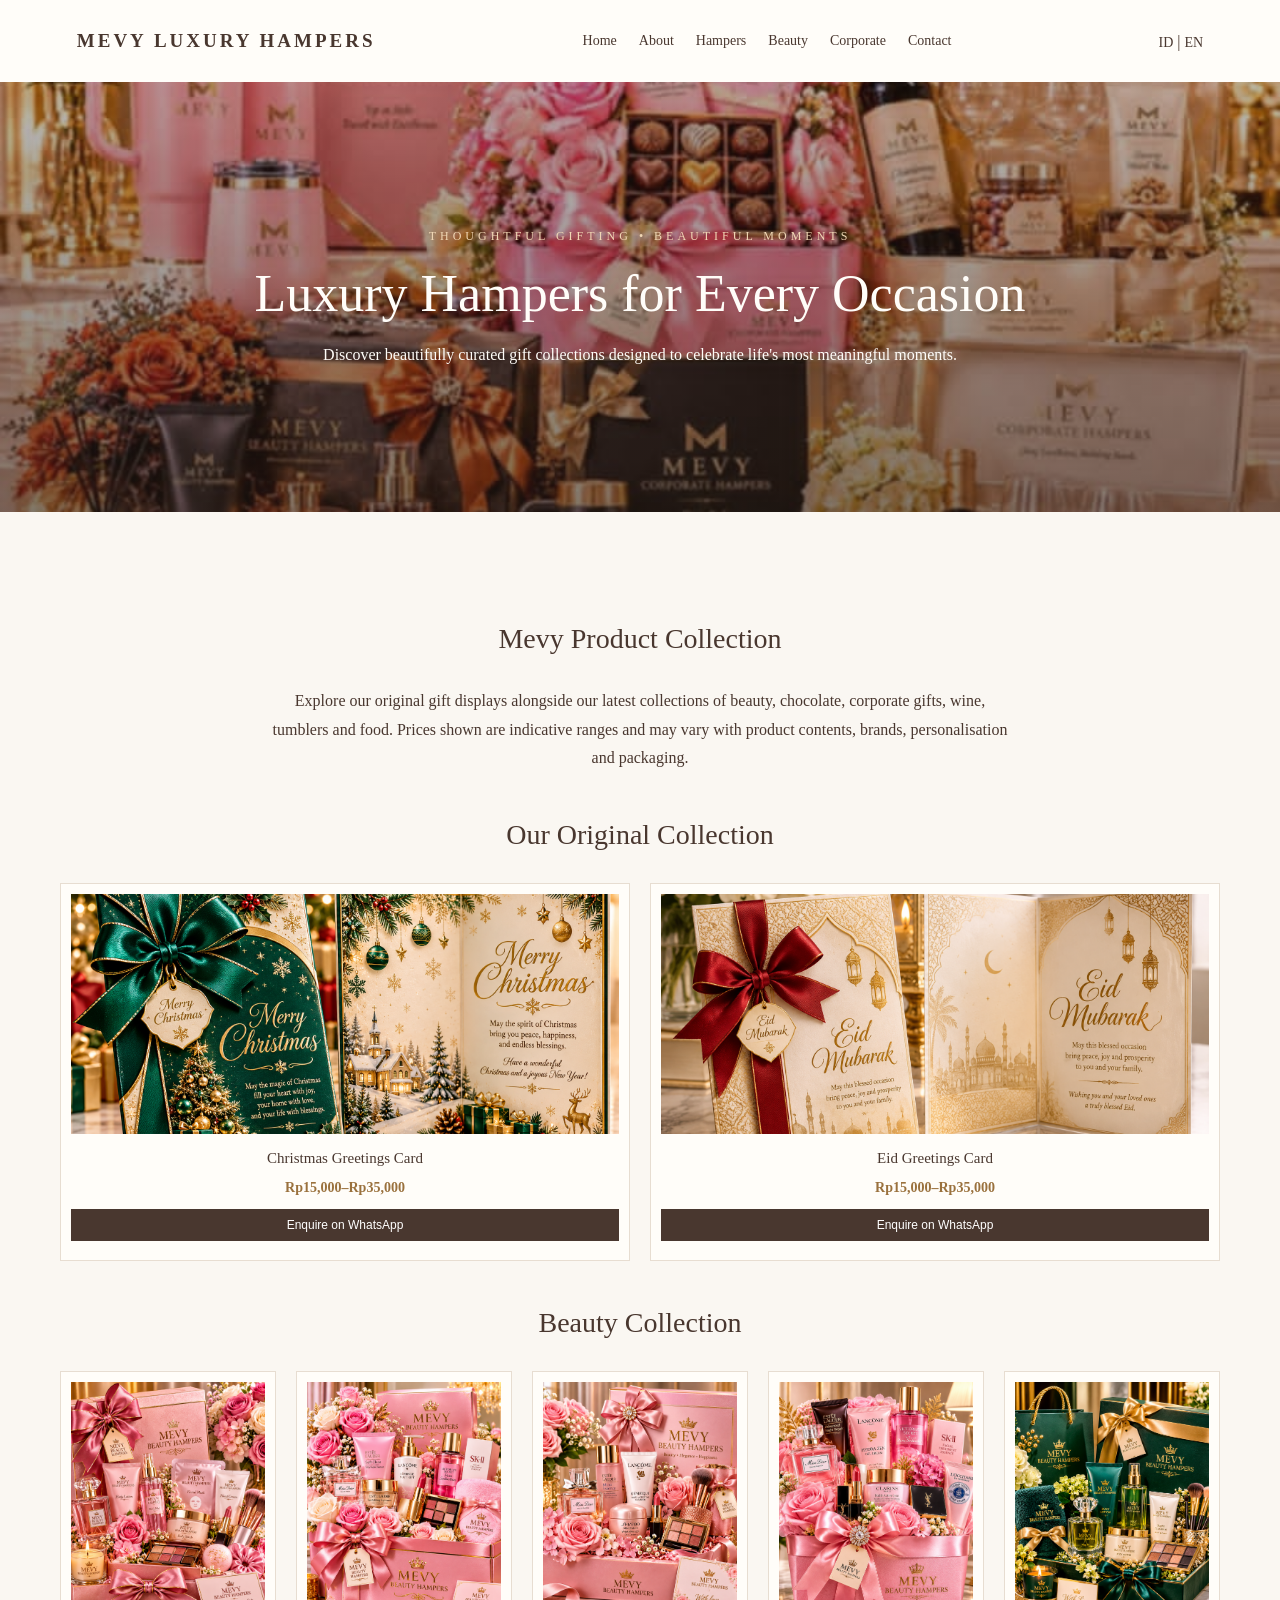
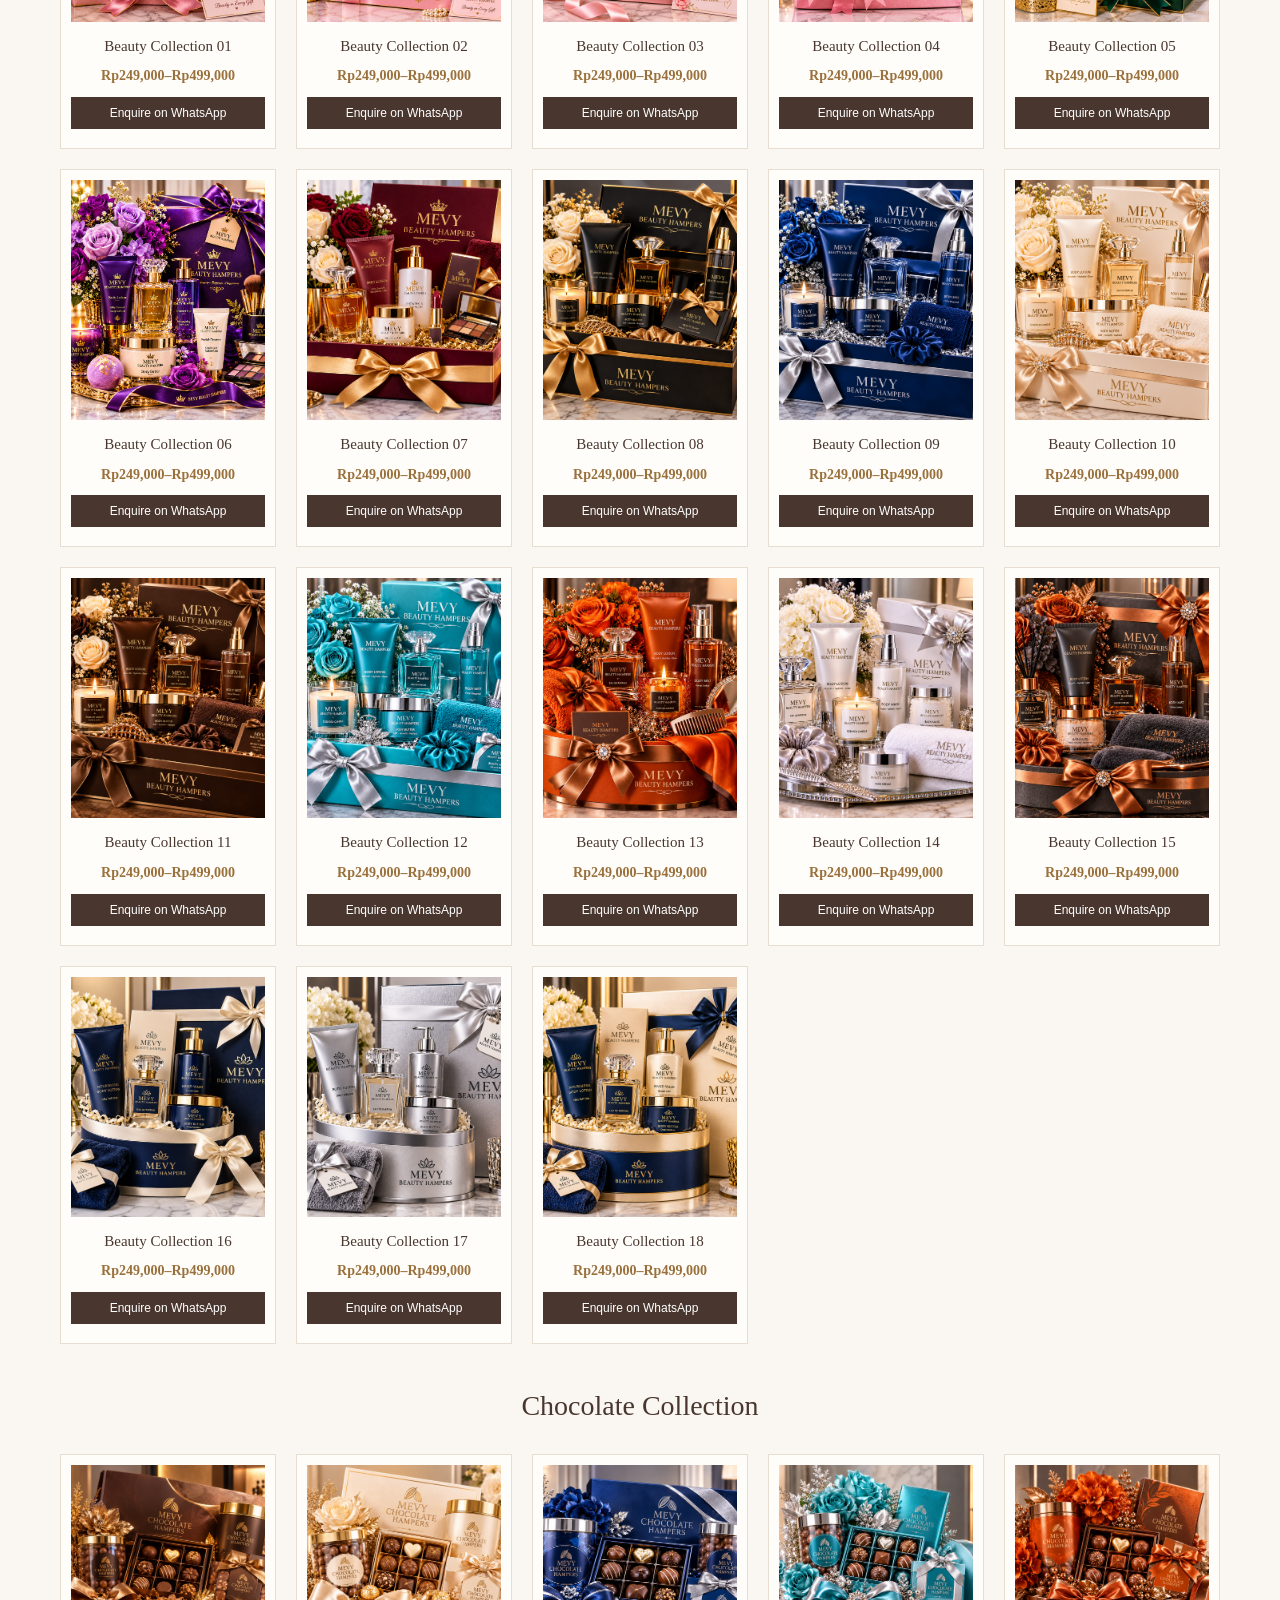
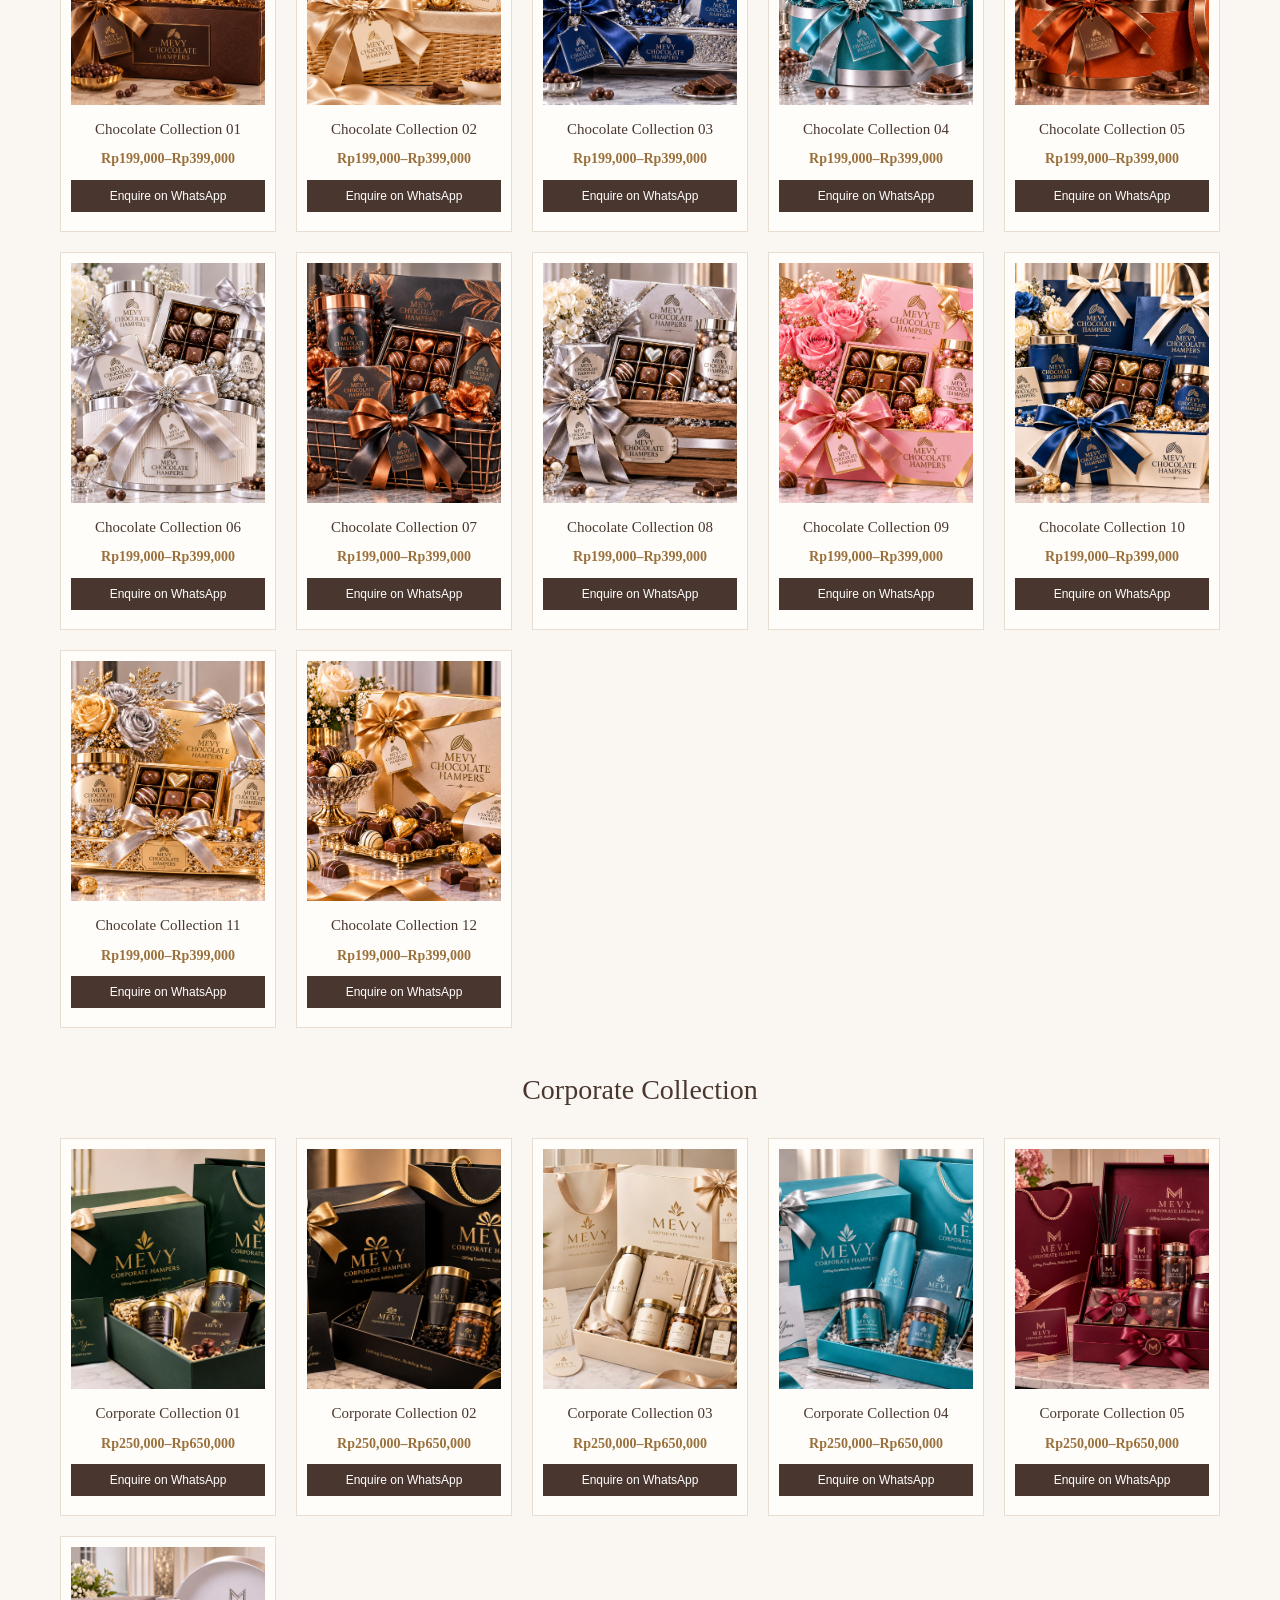
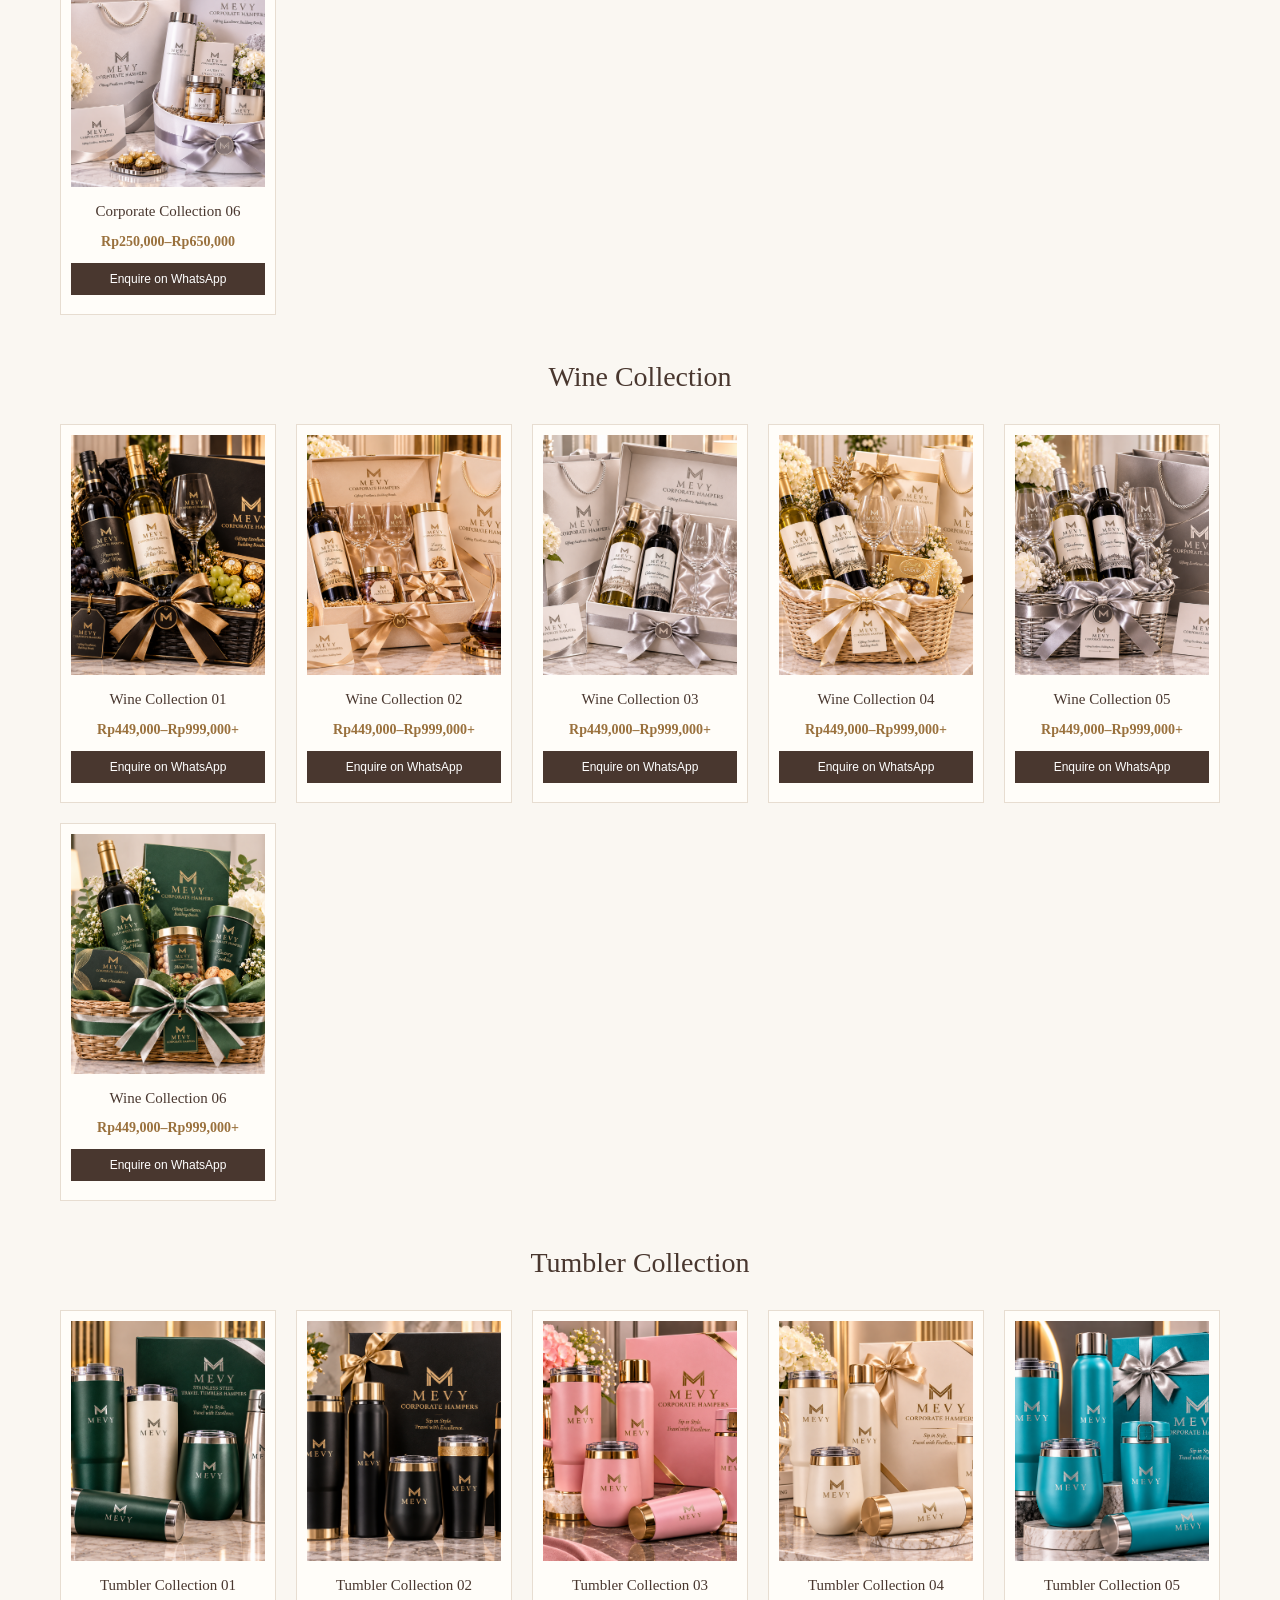
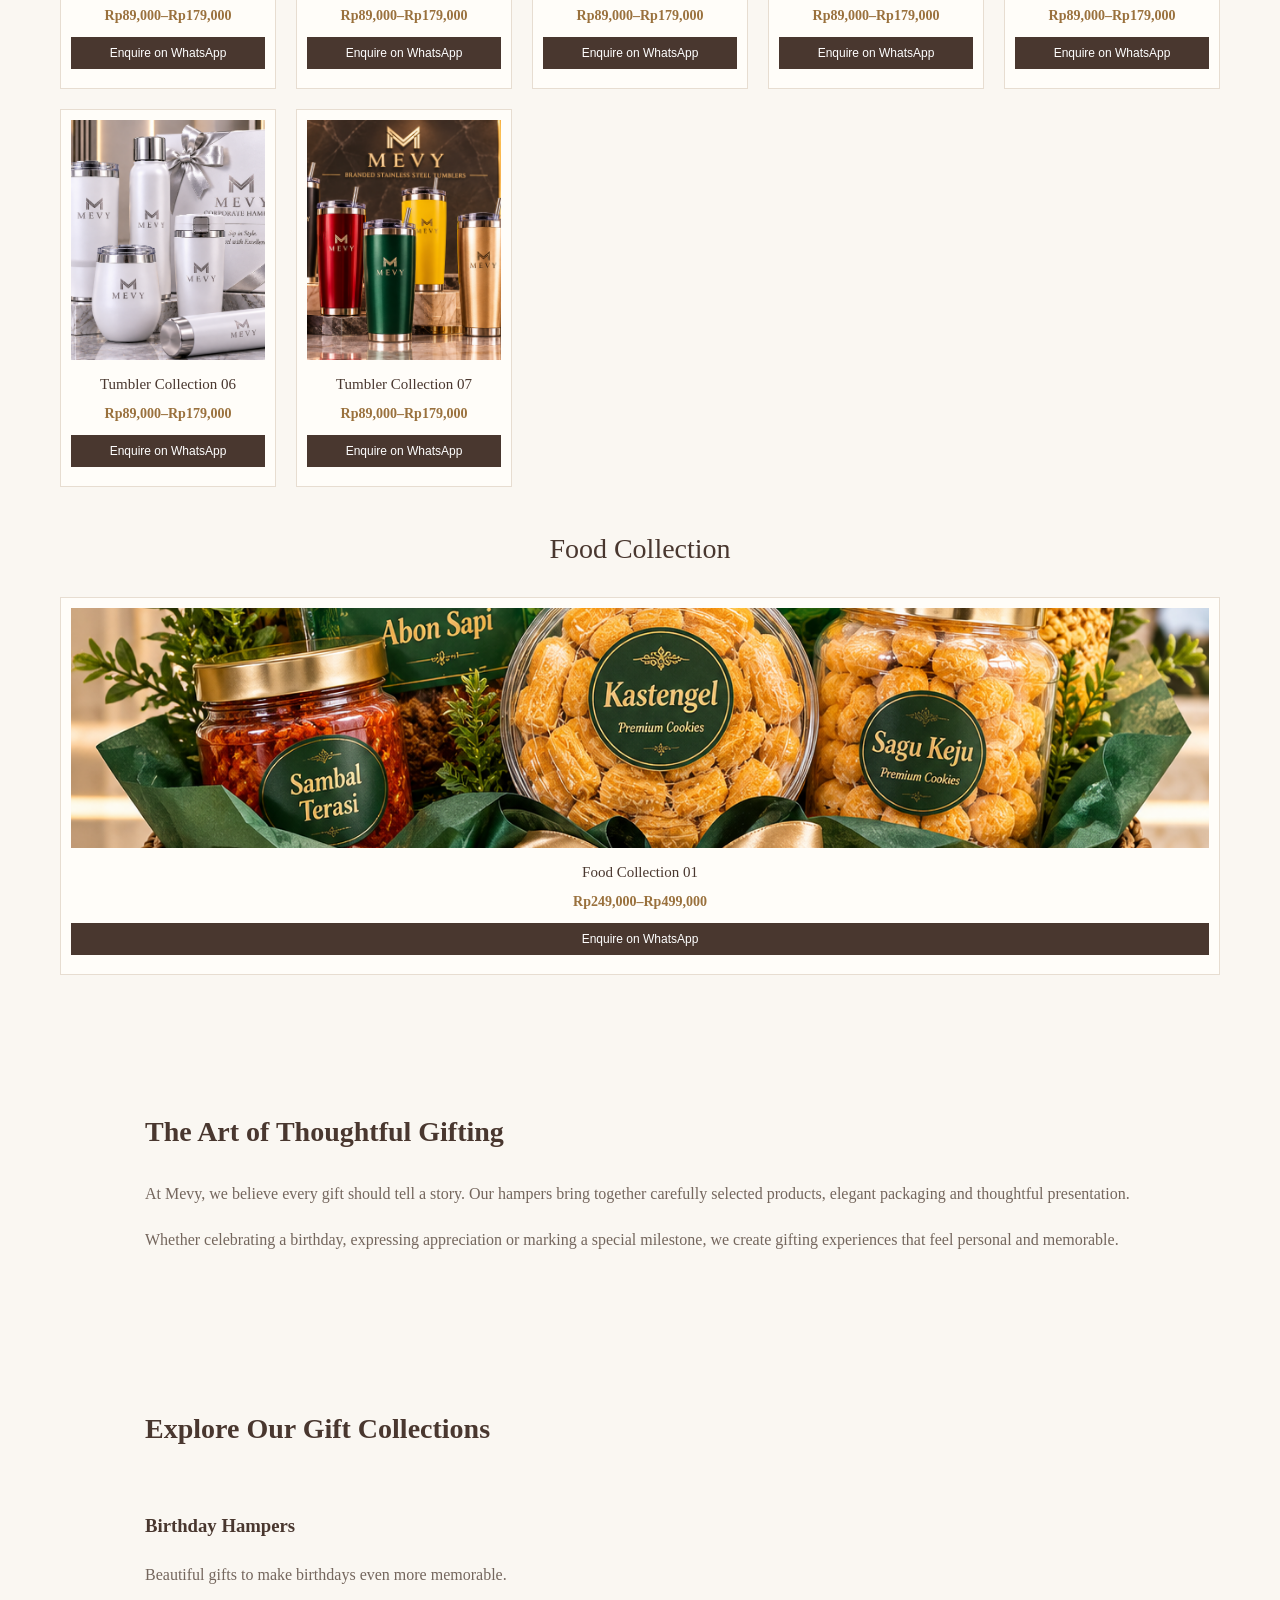
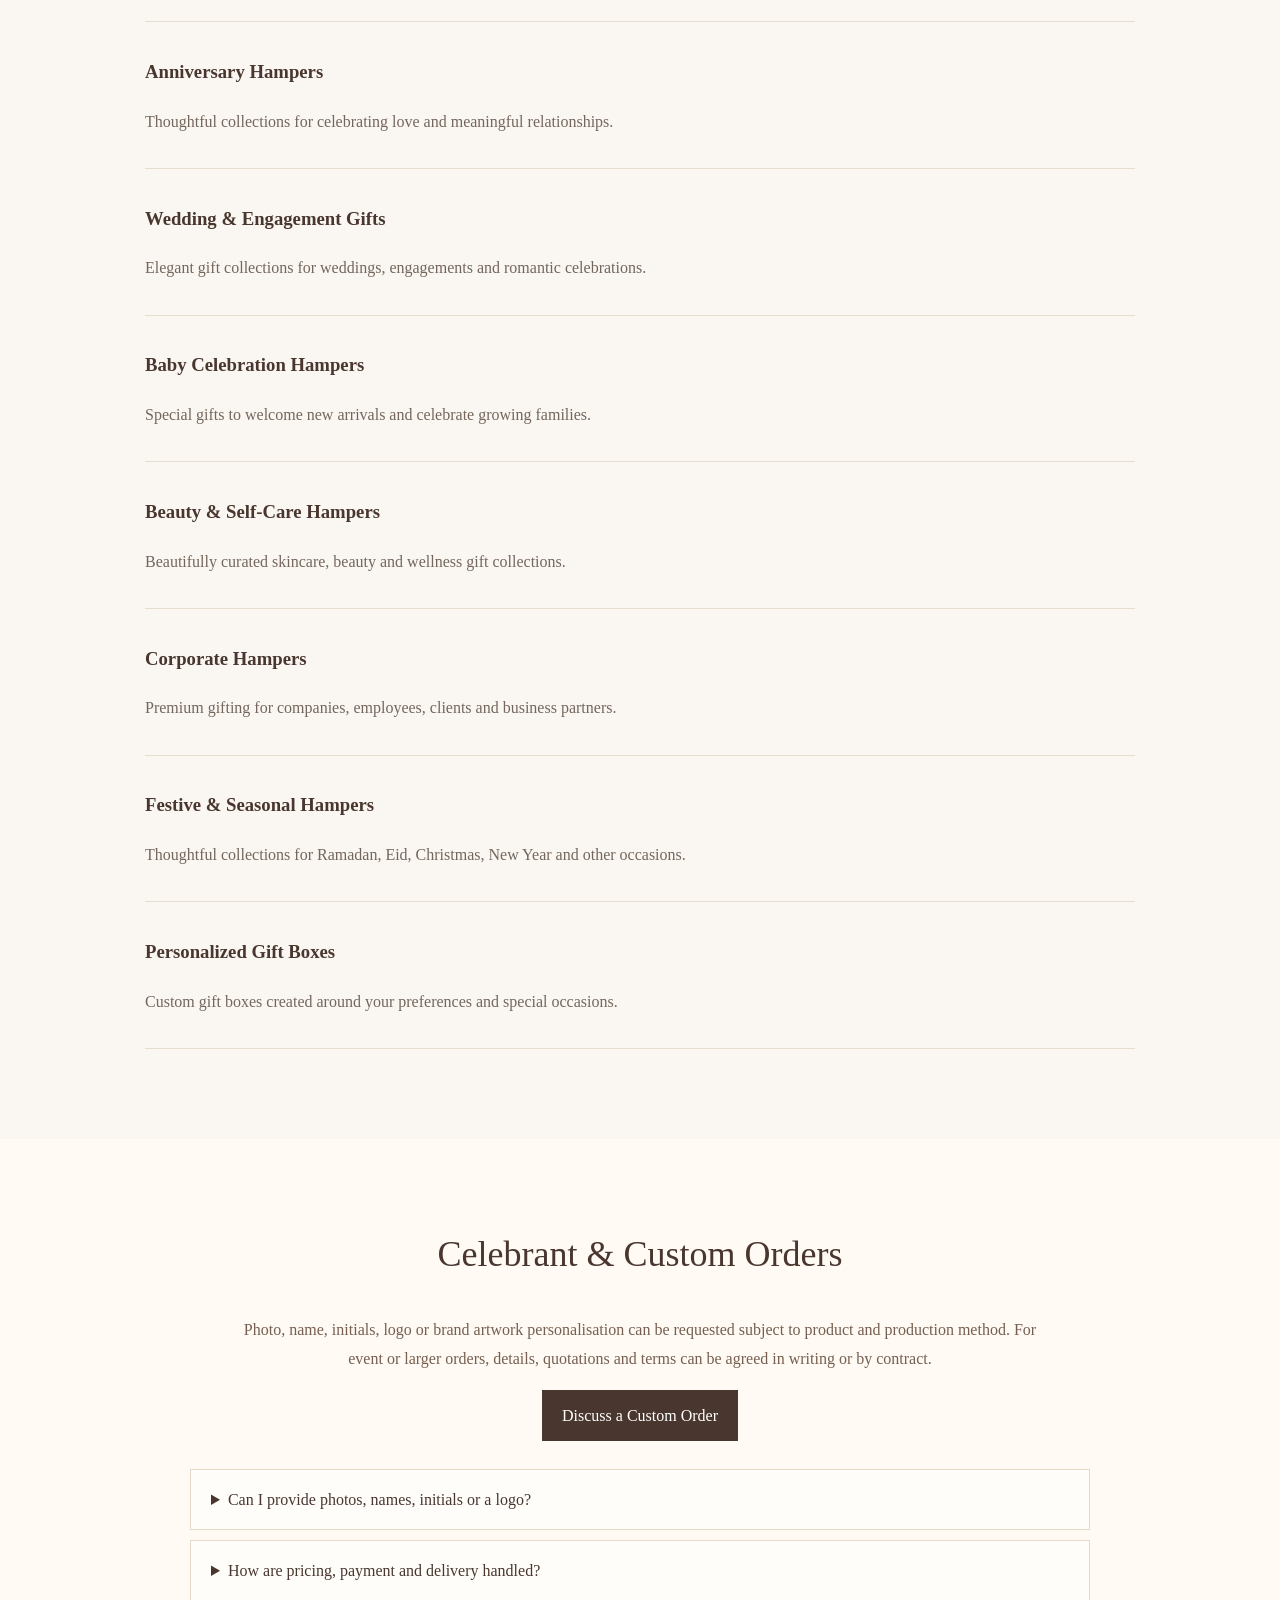
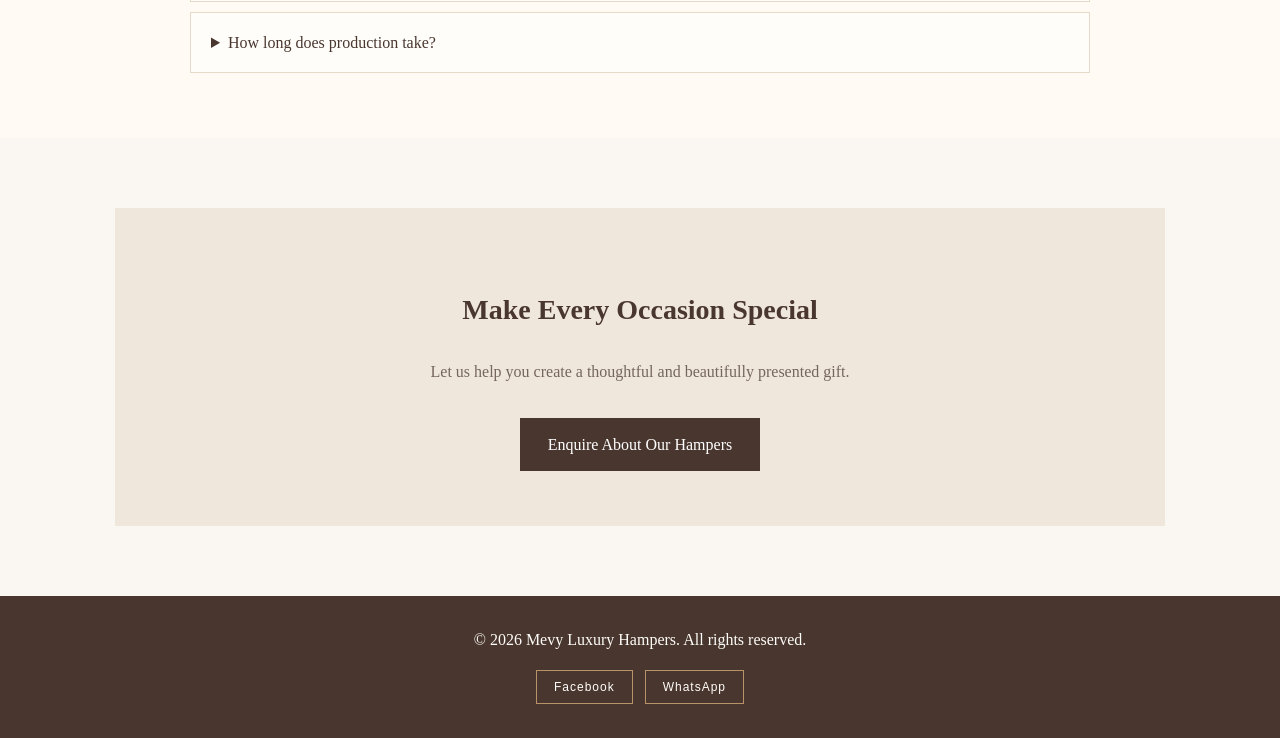
<file: en/hampers.html>
<!DOCTYPE html>
<html lang="en">
<head>
<meta charset="UTF-8">
<meta name="viewport" content="width=device-width, initial-scale=1.0">
<title>Luxury Gift Hampers | Mevy Luxury Hampers</title>
<meta name="description" content="Explore luxury hampers, beauty gifts, chocolate collections and personalized gifts by Mevy.">
<link rel="stylesheet" href="../style.css">
<style>
.product-gallery{max-width:1200px;margin:45px auto;padding:20px}
.product-gallery h2{text-align:center;color:#49372f;margin:38px 0 24px}
.collection-intro{text-align:center;max-width:750px;margin:10px auto 30px;line-height:1.8}
.gallery-grid{display:grid;grid-template-columns:repeat(auto-fit,minmax(190px,1fr));gap:20px}
.gallery-card{background:#fffdf9;padding:10px;border:1px solid #e7ddd1}
.gallery-card img{width:100%;height:240px;object-fit:cover;display:block}
.gallery-card h3{text-align:center;color:#49372f;font-size:15px;font-weight:normal;margin:12px 0 5px}.gallery-price{text-align:center;color:#9a713d;font-weight:700;font-size:14px;margin:4px 0 8px}
@media(max-width:500px){.gallery-grid{grid-template-columns:repeat(2,minmax(0,1fr));gap:10px}.gallery-card img{height:170px}}
</style>
</head>
<body>

<header>
<div class="logo">MEVY LUXURY HAMPERS</div>
<nav>
<a href="index.html">Home</a>
<a href="about.html">About</a>
<a href="hampers.html">Hampers</a>
<a href="beauty.html">Beauty</a>
<a href="corporate.html">Corporate</a>
<a href="contact.html">Contact</a>
</nav>
<div class="language">
<a href="../hampers.html">ID</a> |
<a href="hampers.html">EN</a>
</div>
</header>

<main>
<section class="photo-hero">
    <img src="../images/mevy-hero.jpg" alt="Mevy Luxury Hampers elegant gift collection">
    <div class="photo-hero-content">
<p class="subtitle">THOUGHTFUL GIFTING • BEAUTIFUL MOMENTS</p>
<h1>Luxury Hampers for Every Occasion</h1>
<p>Discover beautifully curated gift collections designed to celebrate life's most meaningful moments.</p>
</div>
</section>



<section class="product-gallery">
<h2>Mevy Product Collection</h2>
<p class="collection-intro">Explore our original gift displays alongside our latest collections of beauty, chocolate, corporate gifts, wine, tumblers and food. Prices shown are indicative ranges and may vary with product contents, brands, personalisation and packaging.</p>

<h2>Our Original Collection</h2>
<div class="gallery-grid" id="original-gallery"></div>

<h2>Beauty Collection</h2>
<div class="gallery-grid" id="beauty-gallery"></div>

<h2>Chocolate Collection</h2>
<div class="gallery-grid" id="chocolate-gallery"></div>

<h2>Corporate Collection</h2>
<div class="gallery-grid" id="corporate-gallery"></div>

<h2>Wine Collection</h2>
<div class="gallery-grid" id="wine-gallery"></div>

<h2>Tumbler Collection</h2>
<div class="gallery-grid" id="tumbler-gallery"></div>

<h2>Food Collection</h2>
<div class="gallery-grid" id="food-gallery"></div>
</section>

<section class="about-story">
<h2>The Art of Thoughtful Gifting</h2>
<p>At Mevy, we believe every gift should tell a story. Our hampers bring together carefully selected products, elegant packaging and thoughtful presentation.</p>
<p>Whether celebrating a birthday, expressing appreciation or marking a special milestone, we create gifting experiences that feel personal and memorable.</p>
</section>

<section class="about-values">
<h2>Explore Our Gift Collections</h2>
<div class="value-item"><h3>Birthday Hampers</h3><p>Beautiful gifts to make birthdays even more memorable.</p></div>
<div class="value-item"><h3>Anniversary Hampers</h3><p>Thoughtful collections for celebrating love and meaningful relationships.</p></div>
<div class="value-item"><h3>Wedding & Engagement Gifts</h3><p>Elegant gift collections for weddings, engagements and romantic celebrations.</p></div>
<div class="value-item"><h3>Baby Celebration Hampers</h3><p>Special gifts to welcome new arrivals and celebrate growing families.</p></div>
<div class="value-item"><h3>Beauty & Self-Care Hampers</h3><p>Beautifully curated skincare, beauty and wellness gift collections.</p></div>
<div class="value-item"><h3>Corporate Hampers</h3><p>Premium gifting for companies, employees, clients and business partners.</p></div>
<div class="value-item"><h3>Festive & Seasonal Hampers</h3><p>Thoughtful collections for Ramadan, Eid, Christmas, New Year and other occasions.</p></div>
<div class="value-item"><h3>Personalized Gift Boxes</h3><p>Custom gift boxes created around your preferences and special occasions.</p></div>
</section>


<section class="service-section"><div class="service-heading"><h2>Celebrant & Custom Orders</h2><p>Photo, name, initials, logo or brand artwork personalisation can be requested subject to product and production method. For event or larger orders, details, quotations and terms can be agreed in writing or by contract.</p><a class="service-button" href="https://wa.me/6289673642072?text=Hello%20Mevy%2C%20I%20would%20like%20to%20discuss%20a%20celebrant%20or%20custom%20order.">Discuss a Custom Order</a></div><div class="service-faq"><details><summary>Can I provide photos, names, initials or a logo?</summary><p>Yes, you may submit these. Suitability depends on the product, materials and production method.</p></details><details><summary>How are pricing, payment and delivery handled?</summary><p>Final details are confirmed in the quotation or order confirmation based on products and destination.</p></details><details><summary>How long does production take?</summary><p>Lead time depends on quantity, personalisation and availability. Share your event date early.</p></details></div></section>
<section class="about-closing">
<h2>Make Every Occasion Special</h2>
<p>Let us help you create a thoughtful and beautifully presented gift.</p>
<a href="contact.html">Enquire About Our Hampers</a>
</section>
</main>

<footer>
<p>&copy; 2026 Mevy Luxury Hampers. All rights reserved.</p>

<div class="mevy-social-links"><a href="https://www.facebook.com/profile.php?id=61591254103825" target="_blank" rel="noopener noreferrer" aria-label="Visit Mevy Luxury Hampers on Facebook">Facebook</a><a href="https://wa.me/6289673642072" target="_blank" rel="noopener noreferrer" aria-label="Contact Mevy Luxury Hampers on WhatsApp">WhatsApp</a></div>
</footer>

<script>
const collections = {
"original-gallery": [
["gift-promotion.jpg","Christmas Greetings Card"],
["mevy-promotion.jpg","Eid Greetings Card"]
],
"beauty-gallery": Array.from({length:18},(_,i)=>[`Beauty${i+1}.jpg`,`Beauty Collection ${String(i+1).padStart(2,"0")}`]),
"chocolate-gallery": Array.from({length:12},(_,i)=>[`Chocolate${i+1}.jpg`,`Chocolate Collection ${String(i+1).padStart(2,"0")}`]),
"corporate-gallery": Array.from({length:6},(_,i)=>[`Corporate${i+1}.jpg`,`Corporate Collection ${String(i+1).padStart(2,"0")}`]),
"wine-gallery": Array.from({length:6},(_,i)=>[`Wine${i+1}.jpg`,`Wine Collection ${String(i+1).padStart(2,"0")}`]),
"tumbler-gallery": Array.from({length:7},(_,i)=>[`Tumbler${i+1}.jpg`,`Tumbler Collection ${String(i+1).padStart(2,"0")}`]),
"food-gallery": [["Food1.jpg","Food Collection 01"]]
};

Object.entries(collections).forEach(([galleryId,items])=>{
const gallery=document.getElementById(galleryId);
items.forEach(([filename,label])=>{
const card=document.createElement("div");
card.className="gallery-card";
const img=document.createElement("img");
img.src="../images/"+filename;
img.alt=label;
img.loading="lazy";
const caption=document.createElement("h3");
caption.textContent=label;
const price=document.createElement("p");
price.className="gallery-price";
price.textContent=({original:"Rp15,000–Rp35,000",beauty:"Rp249,000–Rp499,000",chocolate:"Rp199,000–Rp399,000",corporate:"Rp250,000–Rp650,000",wine:"Rp449,000–Rp999,000+",tumbler:"Rp89,000–Rp179,000",food:"Rp249,000–Rp499,000"}[galleryId.replace("-gallery","")]);
card.appendChild(img);
card.appendChild(caption);
card.appendChild(price);
const enquire=document.createElement("a");enquire.className="gallery-order-link";enquire.href="https://wa.me/6289673642072?text=Hello%20Mevy%2C%20I%20am%20interested%20in%20"+encodeURIComponent(label)+".%20Please%20share%20details%2C%20price%20and%20availability.";enquire.target="_blank";enquire.rel="noopener noreferrer";enquire.textContent="Enquire on WhatsApp";card.appendChild(enquire);
gallery.appendChild(card);
});
});
</script>

</body>
</html>
</file>
<file: style.css>
/* =====================================================
   MEVY LUXURY HAMPERS
   Complete Website Stylesheet
   Luxury Cream, Chocolate & Champagne Gold Theme
===================================================== */

/* 1. GLOBAL STYLES */

* {
    box-sizing: border-box;
}

html {
    scroll-behavior: smooth;
}

body {
    margin: 0;
    background: #faf7f2;
    color: #49372f;
    font-family: Georgia, serif;
    line-height: 1.7;
}

img {
    max-width: 100%;
}

a {
    transition: color 0.3s ease, background 0.3s ease;
}

/* 2. HEADER AND NAVIGATION */

header {
    display: flex;
    align-items: center;
    justify-content: space-between;
    flex-wrap: wrap;
    gap: 20px;
    padding: 25px 6%;
    background: #fffdf9;
}

.logo {
    font-size: 19px;
    letter-spacing: 3px;
    font-weight: bold;
    color: #49372f;
}

nav {
    display: flex;
    flex-wrap: wrap;
    gap: 22px;
}

nav a,
.language a {
    color: #49372f;
    text-decoration: none;
    font-size: 14px;
}

nav a:hover,
.language a:hover {
    color: #ad8b65;
}

/* 3. GENERAL HERO SECTION
   Used by About and other existing pages */

.about-hero {
    text-align: center;
    padding: 100px 20px;
    background: #f0e7dc;
}

.about-hero h1 {
    font-size: 42px;
    font-weight: normal;
}

.subtitle {
    color: #ad8b65;
    letter-spacing: 4px;
    font-size: 12px;
}

/* 4. ABOUT PAGE CONTENT */

.about-story,
.about-vision,
.about-values,
.about-closing {
    max-width: 1050px;
    margin: 70px auto;
    padding: 20px 30px;
}

.about-story h2,
.about-vision h2,
.about-values h2,
.about-closing h2 {
    color: #49372f;
    font-size: 28px;
}

.about-story p,
.about-vision p,
.value-item p,
.about-closing p {
    color: #74665d;
    line-height: 1.9;
}

.value-item {
    padding: 15px 0;
    border-bottom: 1px solid #e7ddd1;
}

.about-closing {
    text-align: center;
    background: #f0e7dc;
    padding: 55px 25px;
}

.about-closing a {
    display: inline-block;
    margin-top: 15px;
    padding: 13px 28px;
    background: #49372f;
    color: white;
    text-decoration: none;
}

.about-closing a:hover {
    background: #ad8b65;
}

/* 5. FOUNDER PROFILE */

.founder-section {
    display: flex;
    align-items: center;
    justify-content: center;
    gap: 55px;
    max-width: 1150px;
    margin: 80px auto;
    padding: 40px 25px;
}

.founder-image {
    flex: 1;
}

.founder-image img {
    width: 100%;
    max-width: 440px;
    height: 540px;
    object-fit: cover;
    display: block;
    border-radius: 5px;
}

.founder-content {
    flex: 1;
}

.founder-label {
    color: #ad8b65;
    font-size: 12px;
    letter-spacing: 4px;
    font-weight: bold;
}

.founder-content h2 {
    color: #49372f;
    font-size: 30px;
    line-height: 1.5;
    font-weight: 500;
}

.founder-content p {
    color: #74665d;
    font-size: 15px;
    line-height: 1.9;
}

/* 6. HAMPERS HERO WITH FULL-WIDTH PHOTO */

.hampers-hero {
    position: relative;
    min-height: 480px;
    display: flex;
    align-items: center;
    justify-content: center;
    text-align: center;
    padding: 70px 25px;
    overflow: hidden;
    background: #49372f;
    color: #fffdf9;
}

.hampers-hero img {
    position: absolute;
    inset: 0;
    width: 100%;
    height: 100%;
    object-fit: cover;
    object-position: center;
}

.hampers-hero::after {
    content: "";
    position: absolute;
    inset: 0;
    background: linear-gradient(
        rgba(40, 27, 22, 0.48),
        rgba(40, 27, 22, 0.62)
    );
}

.hampers-hero-content {
    position: relative;
    z-index: 1;
    max-width: 850px;
}

.hampers-hero h1 {
    font-size: clamp(32px, 5vw, 52px);
    line-height: 1.25;
    font-weight: normal;
    margin: 15px 0;
    color: #fffdf9;
}

.hampers-hero p {
    color: #fffdf9;
    max-width: 700px;
    margin: 15px auto;
}

.hampers-hero .subtitle {
    color: #f0d7b5;
}

/* 7. HAMPERS INTRODUCTION */

.hampers-intro {
    max-width: 850px;
    margin: 55px auto 35px;
    padding: 20px 25px;
    text-align: center;
}

.hampers-intro h2 {
    color: #49372f;
    font-size: 30px;
    font-weight: normal;
}

.hampers-intro p {
    color: #74665d;
    line-height: 1.9;
}

/* 8. HAMPERS CATEGORY PHOTO AND TEXT SECTIONS */

.hampers-categories {
    max-width: 1150px;
    margin: 35px auto 70px;
    padding: 0 25px;
}

.hampers-category {
    display: flex;
    align-items: center;
    gap: 45px;
    margin: 35px 0;
    padding: 25px;
    background: #fffdf9;
    border: 1px solid #e7ddd1;
    box-shadow: 0 5px 20px rgba(73, 55, 47, 0.04);
}

.hampers-category:nth-child(even) {
    flex-direction: row-reverse;
}

.hampers-category img {
    width: 48%;
    height: 320px;
    object-fit: cover;
    display: block;
}

.hampers-category-content {
    flex: 1;
}

.hampers-category h3 {
    color: #49372f;
    font-size: 25px;
    font-weight: normal;
    line-height: 1.4;
}

.hampers-category p {
    color: #74665d;
    line-height: 1.9;
}

/* 9. PRODUCT GALLERIES */

.product-gallery {
    max-width: 1200px;
    margin: 50px auto;
    padding: 20px;
}

.product-gallery h2 {
    text-align: center;
    color: #49372f;
    margin: 35px 0 25px;
    font-size: 28px;
    font-weight: normal;
}

.collection-intro {
    text-align: center;
    color: #49372f;
    margin: 10px auto 30px;
    max-width: 750px;
}

.gallery-grid {
    display: grid;
    grid-template-columns: repeat(auto-fit, minmax(190px, 1fr));
    gap: 20px;
}

.gallery-card {
    background: #fffdf9;
    padding: 10px;
    border: 1px solid #e7ddd1;
    transition: transform 0.3s ease, box-shadow 0.3s ease;
}

.gallery-card:hover {
    transform: translateY(-4px);
    box-shadow: 0 8px 22px rgba(73, 55, 47, 0.10);
}

.gallery-card img {
    width: 100%;
    height: 240px;
    object-fit: cover;
    display: block;
}

.gallery-card h3 {
    text-align: center;
    color: #49372f;
    font-size: 15px;
    font-weight: normal;
    margin: 12px 0 5px;
}

/* 10. FOOTER */

footer {
    text-align: center;
    padding: 30px 15px;
    background: #49372f;
    color: #fffdf9;
}

footer p {
    margin: 0;
}

/* 11. TABLET RESPONSIVENESS */

@media (max-width: 900px) {
    header {
        padding: 22px 4%;
    }

    nav {
        gap: 15px;
    }

    .founder-section {
        gap: 30px;
    }

    .hampers-category {
        gap: 25px;
    }

    .hampers-category img {
        height: 280px;
    }
}

/* 12. MOBILE RESPONSIVENESS */

@media (max-width: 700px) {

    header {
        flex-direction: column;
        text-align: center;
        padding: 22px 15px;
    }

    .logo {
        font-size: 17px;
    }

    nav {
        justify-content: center;
        gap: 12px 17px;
    }

    nav a,
    .language a {
        font-size: 13px;
    }

    .about-hero {
        padding: 65px 20px;
    }

    .about-hero h1 {
        font-size: 30px;
    }

    .founder-section {
        flex-direction: column;
        gap: 30px;
        margin: 45px auto;
        padding: 20px;
    }

    .founder-image img {
        max-width: 100%;
        height: auto;
        max-height: 520px;
    }

    .founder-content h2 {
        font-size: 24px;
    }

    .about-story,
    .about-vision,
    .about-values,
    .about-closing {
        margin: 40px auto;
        padding: 20px;
    }

    .hampers-hero {
        min-height: 380px;
        padding: 55px 20px;
    }

    .hampers-hero h1 {
        font-size: 32px;
    }

    .hampers-intro {
        margin: 35px auto 20px;
        padding: 20px;
    }

    .hampers-intro h2 {
        font-size: 25px;
    }

    .hampers-categories {
        margin: 25px auto 45px;
        padding: 0 15px;
    }

    .hampers-category,
    .hampers-category:nth-child(even) {
        flex-direction: column;
        gap: 15px;
        margin: 25px 0;
        padding: 15px;
    }

    .hampers-category img {
        width: 100%;
        height: 250px;
    }

    .hampers-category h3 {
        font-size: 22px;
        margin-top: 5px;
    }

    .hampers-category p {
        font-size: 14px;
    }

    .product-gallery {
        margin: 35px auto;
        padding: 15px;
    }

    .product-gallery h2 {
        font-size: 24px;
    }

    .gallery-grid {
        grid-template-columns: repeat(2, minmax(0, 1fr));
        gap: 12px;
    }

    .gallery-card {
        padding: 7px;
    }

    .gallery-card img {
        height: 170px;
    }

    .gallery-card h3 {
        font-size: 13px;
    }
}

/* 13. SMALL MOBILE SCREENS */

@media (max-width: 380px) {
    .hampers-hero h1 {
        font-size: 27px;
    }

    .gallery-grid {
        grid-template-columns: 1fr;
    }

    .gallery-card img {
        height: 230px;
    }
}

/* 14. PHOTO HERO FOR ABOUT, BEAUTY, CORPORATE AND CONTACT */

.photo-hero {
    position: relative;
    min-height: 430px;
    display: flex;
    align-items: center;
    justify-content: center;
    text-align: center;
    padding: 70px 25px;
    overflow: hidden;
    background: #49372f;
    color: #fffdf9;
}

.photo-hero > img {
    position: absolute;
    inset: 0;
    width: 100%;
    height: 100%;
    object-fit: cover;
    object-position: center;
}

.photo-hero::after {
    content: "";
    position: absolute;
    inset: 0;
    background: linear-gradient(
        rgba(40, 27, 22, 0.32),
        rgba(40, 27, 22, 0.58)
    );
}

.photo-hero-content {
    position: relative;
    z-index: 1;
    max-width: 850px;
}

.photo-hero h1 {
    color: #fffdf9;
    font-size: clamp(32px, 5vw, 52px);
    line-height: 1.25;
    font-weight: normal;
    margin: 15px 0;
}

.photo-hero p {
    color: #fffdf9;
    max-width: 700px;
    margin: 15px auto;
}

.photo-hero .subtitle {
    color: #f0d7b5;
}

@media (max-width: 700px) {
    .photo-hero {
        min-height: 360px;
        padding: 55px 20px;
    }

    .photo-hero h1 {
        font-size: 32px;
    }
}

.service-section{padding:55px 6%;background:#fffaf4}.service-heading{max-width:820px;margin:0 auto 28px;text-align:center}.service-heading h2,.review-invite h2{font-size:clamp(27px,3vw,36px);font-weight:normal}.service-heading p,.service-section>p{color:#765f50;line-height:1.85}.service-kicker{color:#a66d2c;letter-spacing:3px;font:11px Arial}.service-grid{display:grid;grid-template-columns:repeat(3,1fr);gap:18px;max-width:1150px;margin:auto}.service-card{padding:25px;background:#fffdf9;border:1px solid #e7d9c8}.service-card p,.step-grid p,.commission-note p{color:#765f50;line-height:1.8}.step-grid{display:grid;grid-template-columns:repeat(4,1fr);gap:18px;max-width:1150px;margin:auto}.step-grid>div{padding:18px;border-top:2px solid #c69a65;background:#fffaf4}.step-grid b{color:#b17b3d}.commission-note{max-width:900px;margin:auto;padding:26px;background:#f4e8d9;border:1px solid #e4d0b8}.service-button{display:inline-block;padding:12px 20px;background:#49372f;color:white;text-decoration:none}.service-faq details{max-width:900px;margin:0 auto 10px;padding:16px 20px;background:#fffdf9;border:1px solid #e7d9c8}.service-faq summary{cursor:pointer;font-size:16px}.service-faq details p{color:#765f50;line-height:1.8}.review-invite{text-align:center;background:#f3e8dc}.review-invite p{max-width:700px;margin:10px auto;color:#765f50;line-height:1.8}.service-link{display:inline-block;color:#925b20;text-decoration:underline;margin-top:8px}.gallery-order-link{display:block;text-align:center;margin:9px 0;padding:9px;background:#49372f;color:#fff;text-decoration:none;font:12px Arial}@media(max-width:800px){.service-grid{grid-template-columns:1fr 1fr}.step-grid{grid-template-columns:1fr 1fr}}@media(max-width:520px){.service-section{padding:40px 5%}.service-grid,.step-grid{grid-template-columns:1fr}.commission-note{padding:20px}}


.mevy-social-links{display:flex;justify-content:center;align-items:center;gap:12px;flex-wrap:wrap;margin:16px auto 4px}
.mevy-social-links a{display:inline-block;padding:9px 17px;border:1px solid #b99368;color:inherit;text-decoration:none;font:12px Arial,sans-serif;letter-spacing:1px;transition:background .2s ease,color .2s ease}
.mevy-social-links a:hover{background:#49372f;color:#fff}
footer .mevy-social-links a{color:inherit}
footer .mevy-social-links a:hover{color:#fff}
</file>
